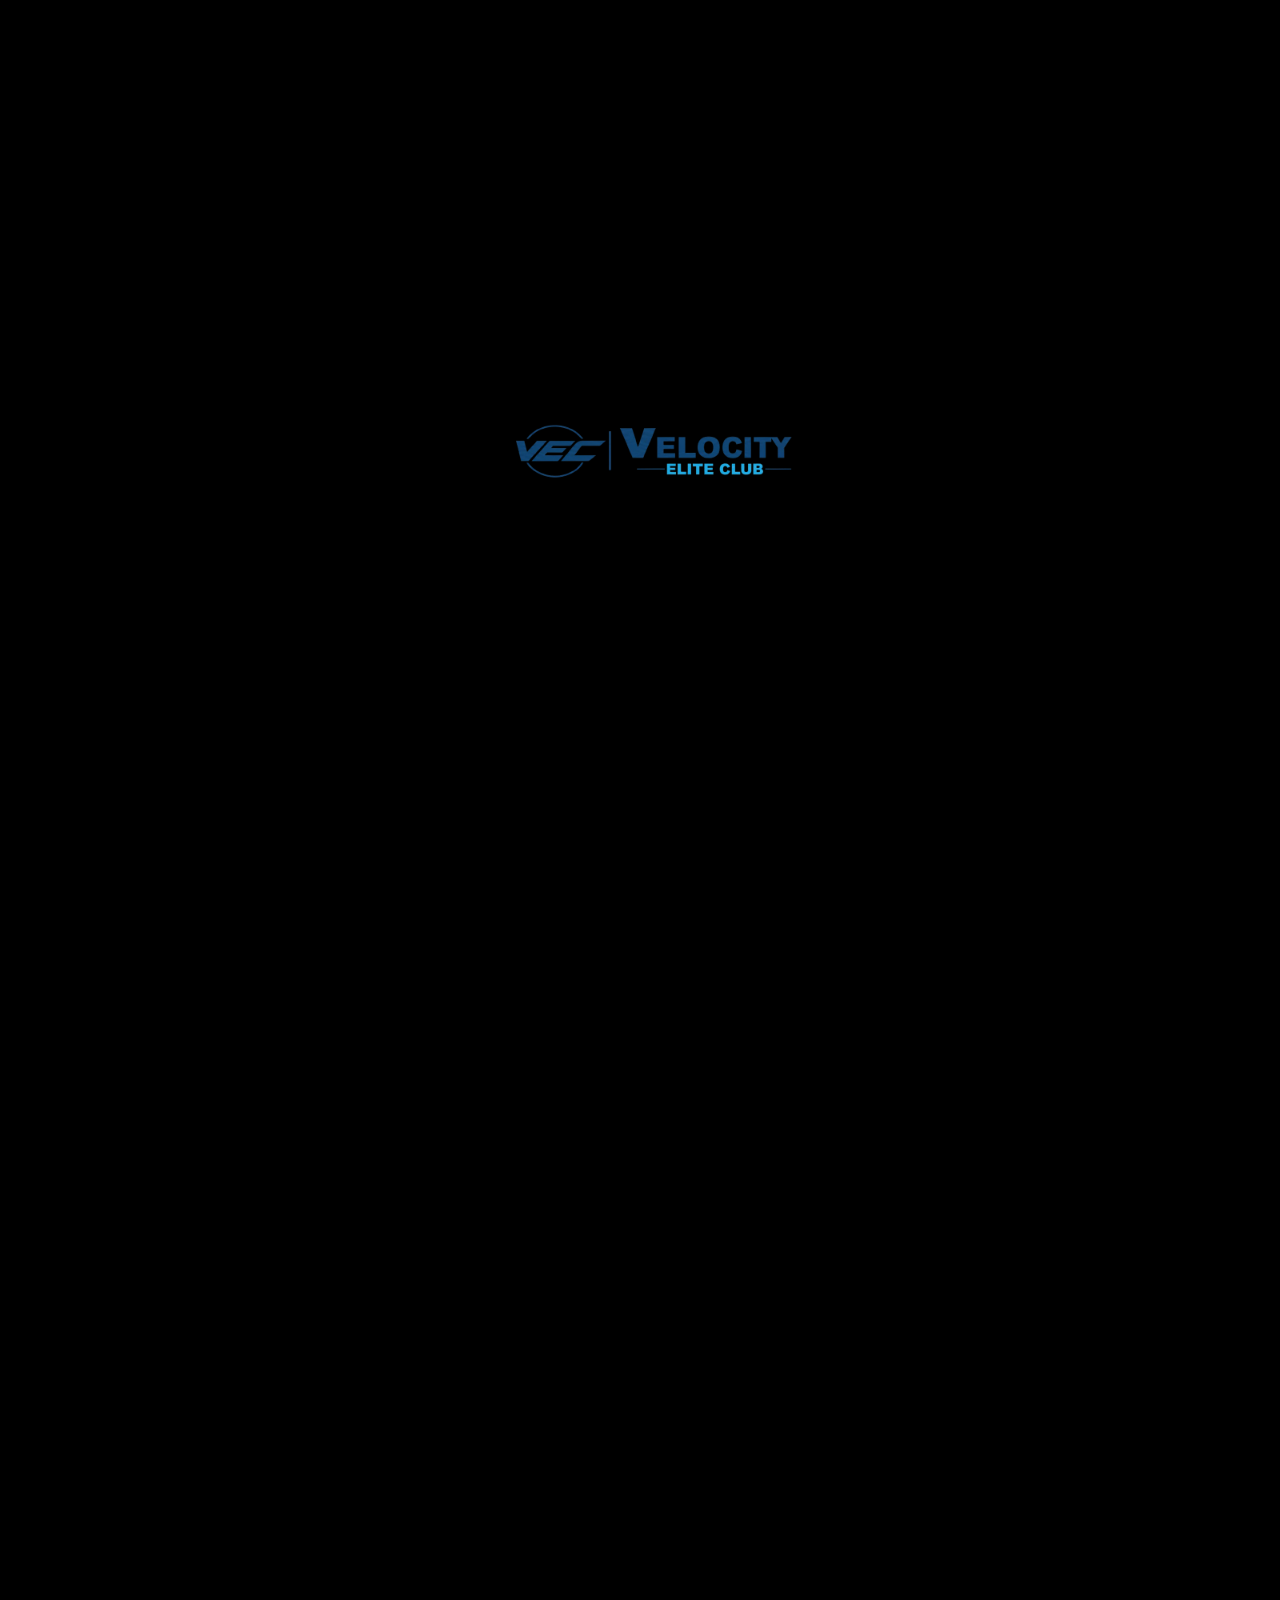
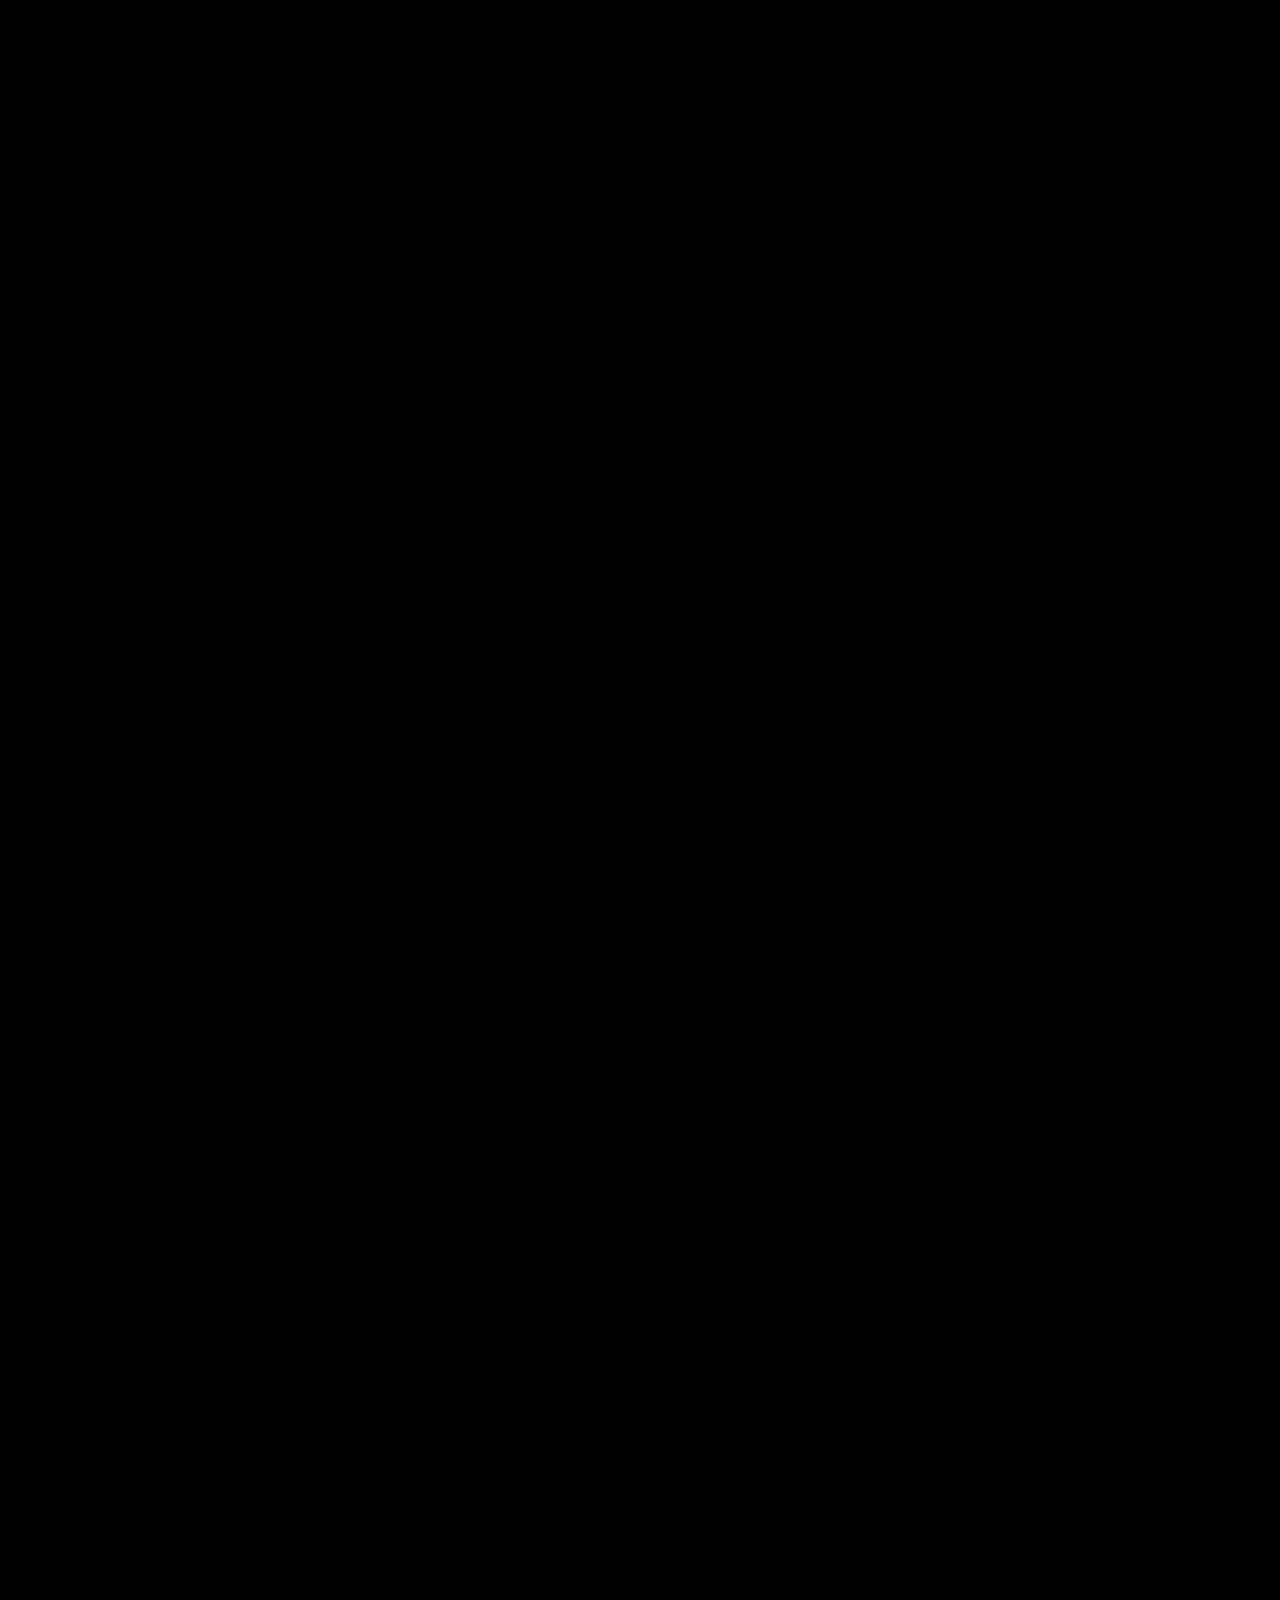
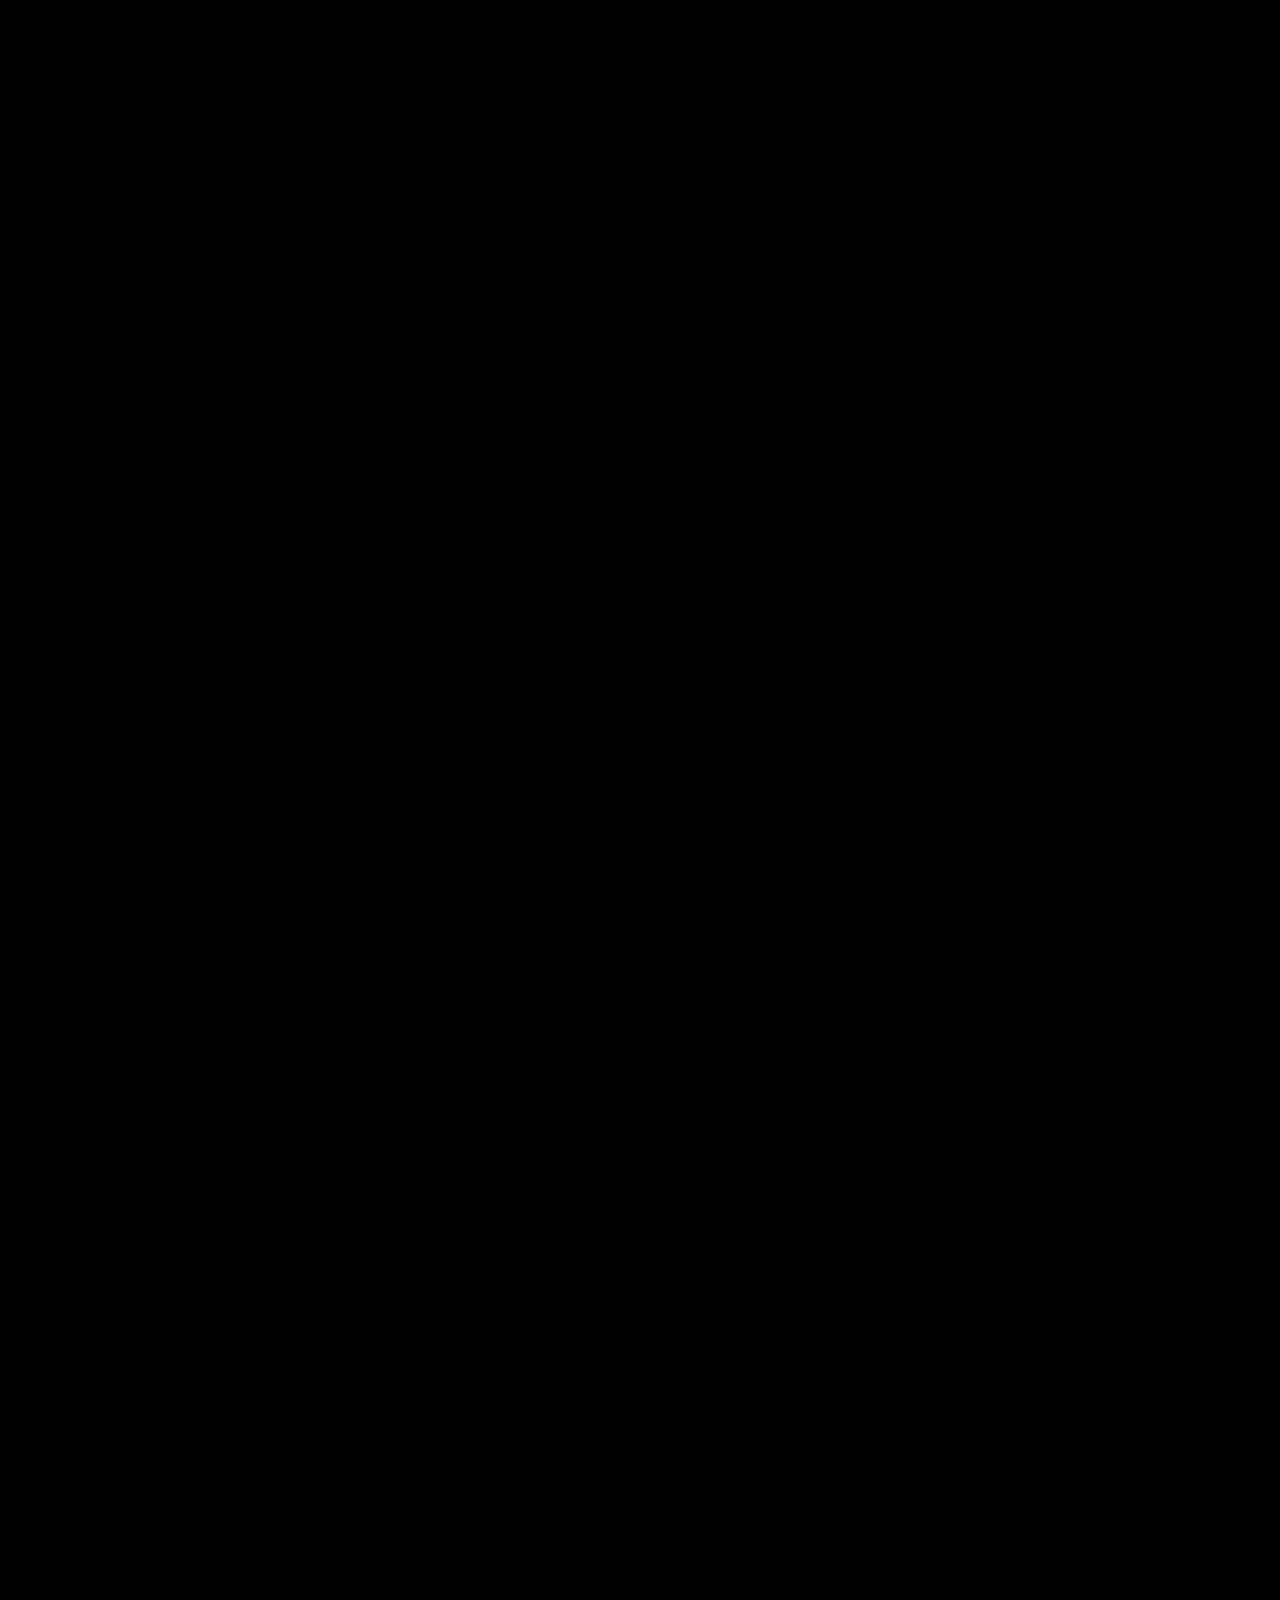
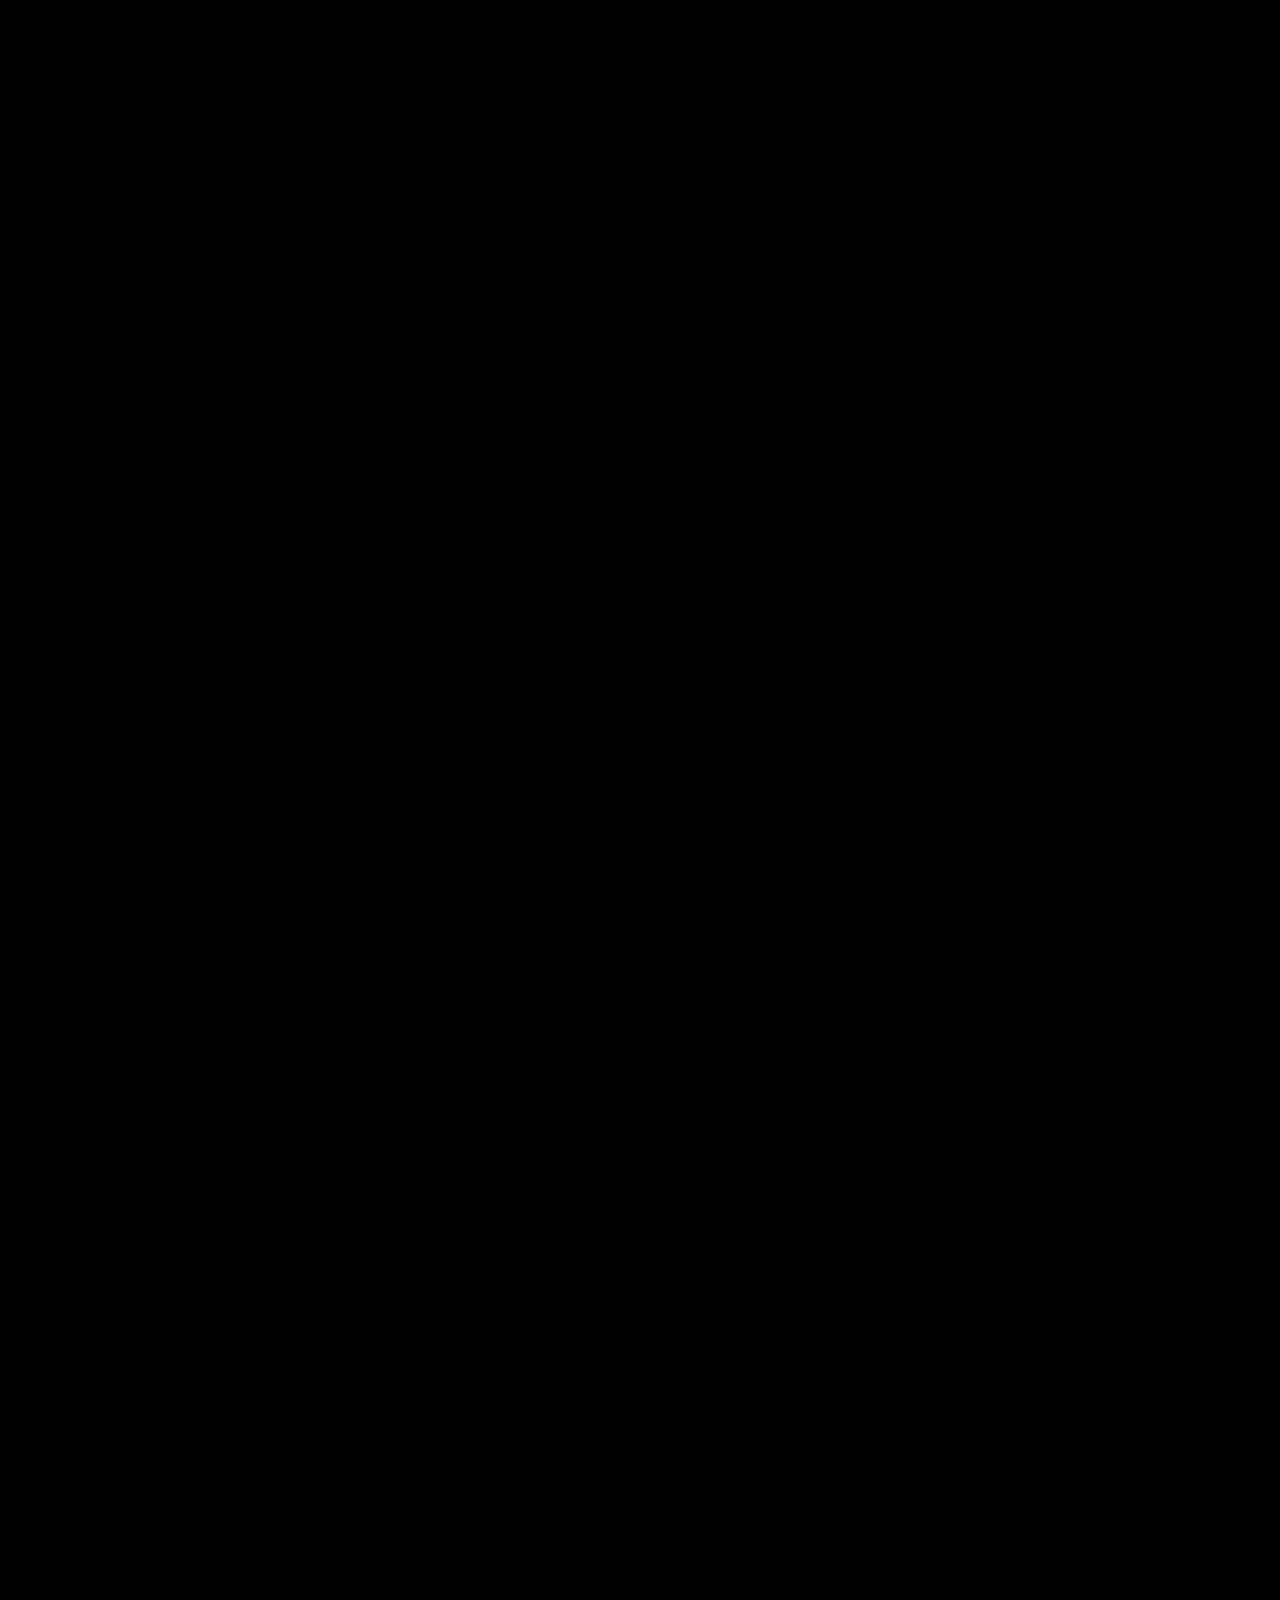
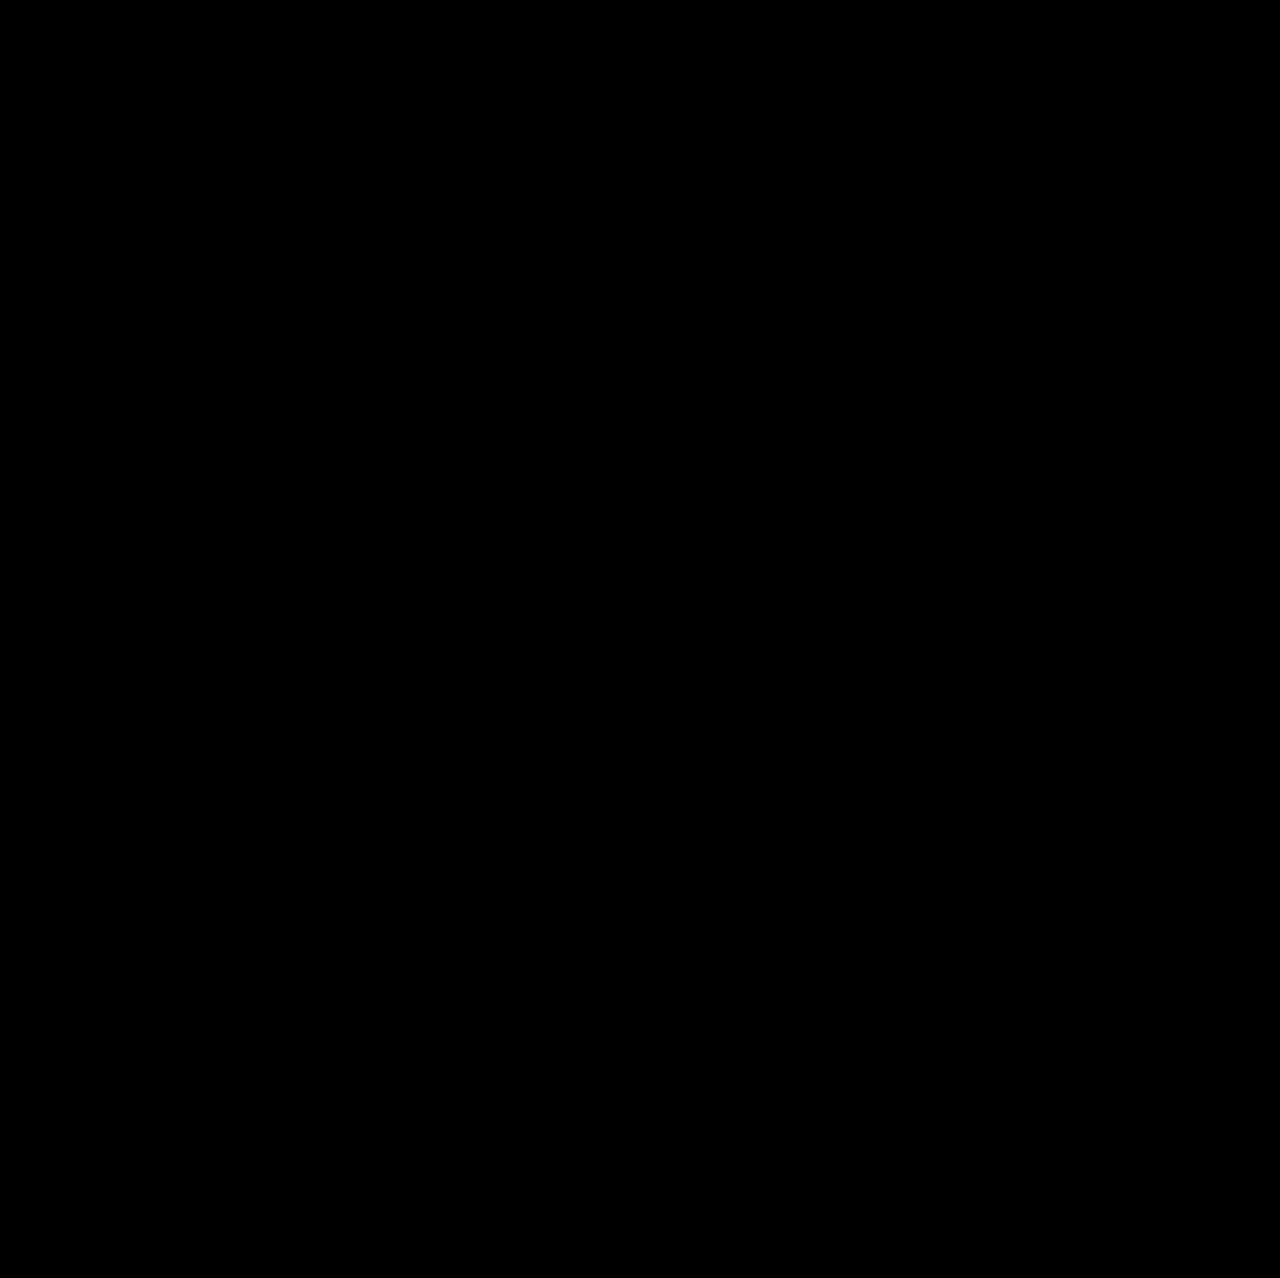
<file: index.html>
<!DOCTYPE html>
<html lang="en">
<head>
    <meta charset="UTF-8">
    <meta name="viewport" content="width=device-width, initial-scale=1.0">
    <title>Best Gym in Khurja & Bulandshahr | Premium Swimming Pool Club | Velocity Elite Club</title>
    <meta name="description" content="Velocity Elite Club - Best gym in Khurja and Bulandshahr with premium swimming pool. Experience world-class fitness center, personal training, and recreational club. Join the best fitness club in Khurja today.">
    <meta name="keywords" content="best gym in khurja, best gym in bulandshahr, swimming pool in khurja, premium gym khurja, fitness club khurja, swimming pool membership khurja, personal training in khurja, gym near me, swimming pool near me, best club in khurja">
    <meta name="robots" content="index, follow">
    <link rel="canonical" href="https://velocityeliteclub.com/">
    <link rel="stylesheet" href="styles.css">
    <link href="https://fonts.googleapis.com/css2?family=Oswald:wght@400;600;700&family=Inter:wght@300;400;600&display=swap" rel="stylesheet">
    <link rel="icon" href="./logo.png">
    
    <!-- Open Graph Meta Tags -->
    <meta property="og:title" content="Best Gym in Khurja & Bulandshahr | Premium Swimming Pool Club">
    <meta property="og:description" content="Experience premium fitness at Velocity Elite Club - Best gym in Khurja with swimming pool, personal training, and world-class facilities.">
    <meta property="og:type" content="website">
    <meta property="og:url" content="https://velocityeliteclub.com/">
    <meta property="og:image" content="https://velocityeliteclub.com/gym.jpeg">
    
    <!-- Twitter Card Meta Tags -->
    <meta name="twitter:card" content="summary_large_image">
    <meta name="twitter:title" content="Best Gym in Khurja & Bulandshahr | Premium Swimming Pool Club">
    <meta name="twitter:description" content="Experience premium fitness at Velocity Elite Club - Best gym in Khurja with swimming pool, personal training, and world-class facilities.">
    <meta name="twitter:image" content="https://velocityeliteclub.com/gym.jpeg">
    
    <!-- Local Business Schema Markup -->
    <script type="application/ld+json">
    {
        "@context": "https://schema.org",
        "@type": "SportsActivityLocation",
        "name": "Velocity Elite Club",
        "description": "Best gym in Khurja and Bulandshahr with premium swimming pool. World-class fitness center, personal training, and recreational club.",
        "url": "https://velocityeliteclub.com",
        "telephone": "+91-9548651997",
        "address": {
            "@type": "PostalAddress",
            "streetAddress": "Main Road Chandra Lok Colony",
            "addressLocality": "Khurja",
            "addressRegion": "Uttar Pradesh",
            "postalCode": "203131",
            "addressCountry": "IN"
        },
        "geo": {
            "@type": "GeoCoordinates",
            "latitude": "28.25",
            "longitude": "77.85"
        },
        "openingHours": "Mo-Su 06:00-22:00",
        "priceRange": "₹₹",
        "image": "https://velocityeliteclub.com/gym.jpeg",
        "aggregateRating": {
            "@type": "AggregateRating",
            "ratingValue": "4.8",
            "reviewCount": "150"
        },
        "amenityFeature": [
            {
                "@type": "LocationFeatureSpecification",
                "name": "Premium Gym",
                "description": "State-of-the-art gym with modern equipment"
            },
            {
                "@type": "LocationFeatureSpecification",
                "name": "Swimming Pool",
                "description": "Clean and well-maintained swimming pool"
            },
            {
                "@type": "LocationFeatureSpecification",
                "name": "Personal Training",
                "description": "Expert 1-to-1 personal coaching"
            }
        ],
        "areaServed": [
            {
                "@type": "City",
                "name": "Khurja"
            },
            {
                "@type": "City",
                "name": "Bulandshahr"
            }
        ]
    }
    </script>
    <style>
        .terms-agreement {
            margin-top: 20px;
            padding-top: 20px;
            border-top: 1px solid rgba(0, 212, 255, 0.2);
        }

        .terms-checkbox-wrapper {
            display: flex;
            align-items: flex-start;
            gap: 12px;
            margin-bottom: 15px;
        }

        .terms-checkbox {
            width: 20px;
            height: 20px;
            min-width: 20px;
            margin-top: 2px;
            accent-color: #00d4ff;
            cursor: pointer;
            border: 2px solid rgba(0, 212, 255, 0.5);
            border-radius: 4px;
            background: rgba(0, 0, 0, 0.5);
            transition: all 0.3s ease;
        }

        .terms-checkbox:hover {
            border-color: #00d4ff;
            box-shadow: 0 0 10px rgba(0, 212, 255, 0.3);
        }

        .terms-checkbox:checked {
            background: #00d4ff;
            border-color: #00d4ff;
        }

        .terms-label {
            color: #ccc;
            font-size: 0.85rem;
            line-height: 1.5;
            font-weight: 300;
            cursor: pointer;
            user-select: none;
        }

        .terms-label a {
            color: #00d4ff;
            text-decoration: none;
            font-weight: 500;
            transition: color 0.3s ease;
        }

        .terms-label a:hover {
            color: #0099ff;
            text-decoration: underline;
        }

        .membership-card form {
            pointer-events: none;
            opacity: 0.5;
        }

        .membership-card.active form {
            pointer-events: auto;
            opacity: 1;
        }

        @media (max-width: 768px) {
            .terms-checkbox-wrapper {
                gap: 10px;
            }

            .terms-checkbox {
                width: 18px;
                height: 18px;
                min-width: 18px;
            }

            .terms-label {
                font-size: 0.8rem;
            }
        }
    </style>
</head>
<body>
    <!-- Splash Screen -->
    <div id="splash-screen" class="splash-screen">
        <img src="logo.png" alt="Velocity Elite Club - Best Gym in Khurja and Bulandshahr" class="splash-logo" loading="eager">
    </div>


    <!-- Main Content -->
    <div id="main-content" class="main-content">
        <!-- Navigation -->
        <nav class="navbar">
            <div class="nav-container">
                <div class="nav-brand">
                    <a href="index.html" class="logo-link">
                        <img src="logo.png" alt="Velocity Elite Club - Premium Gym and Swimming Pool in Khurja" class="logo-image" loading="eager">
                    </a>
                </div>
                <button class="mobile-menu-btn" id="mobileMenuBtn">
                    <span></span>
                    <span></span>
                    <span></span>
                </button>
                <ul class="nav-menu" id="navMenu">
                    <li><a href="#home" class="nav-link">Home</a></li>
                    <li><a href="#about" class="nav-link">About Us</a></li>
                    <li><a href="#gym" class="nav-link">Gym</a></li>
                    <li><a href="#pool" class="nav-link">Swimming Pool</a></li>
                    <li><a href="#facilities" class="nav-link">Facilities</a></li>
                    <li><a href="#ladies-batch" class="nav-link">Female Batch</a></li>
                    <li><a href="membership.html" class="nav-link">Membership</a></li>
                    <li><a href="personal-training.html" class="nav-link">Personal Training</a></li>
                    <li><a href="contact.html" class="nav-link">Contact</a></li>
                </ul>
            </div>
        </nav>

        <!-- Hero Section -->
        <section class="hero" id="home">
            <div class="hero-content">
                <h1 class="brand-name">VELOCITY ELITE CLUB</h1>
                <p class="tagline">Premium Gym & Swimming Pool Experience in Khurja</p>
                <div class="accent-line"></div>
                <div class="hero-buttons">
                    <button class="cta-button" onclick="window.location.href='#gym'">Explore Club</button>
                    <button class="cta-button secondary" onclick="window.location.href='#pool'">Explore Pool</button>
                    <button class="cta-button" onclick="window.location.href='membership.html'">Explore Membership</button>
                </div>
            </div>
            <div class="hero-bg"></div>
        </section>

        <!-- About Us Section -->
        <section class="about-section" id="about">
            <div class="about-content">
                <h2 class="section-title">About Velocity Elite Club</h2>
                <div class="about-grid">
                    <div class="about-text">
                        <p class="about-description">
                            Velocity Elite Club is a premier fitness destination and one of the best gyms in Khurja and Bulandshahr. We combine world-class gym facilities 
                            with a premium swimming pool facility. We believe in providing an unparalleled fitness 
                            experience that caters to all your health and wellness needs under one roof.
                        </p>
                        <p class="about-description">
                            Velocity Elite Club provides premium gym and swimming pool facilities for members across Khurja and nearby areas of Bulandshahr. As a leading fitness club in Khurja, we offer comprehensive fitness solutions including personal training, gym access, and swimming pool memberships.
                        </p>
                        <p class="about-description">
                            Our state-of-the-art gym features the latest equipment, expert personal guidance 
                            specialized training zones for strength & cardio. Our swimming pool 
                            offers a clean and refreshing environment perfect for relaxation and recreation.
                        </p>
                        <div class="about-stats">
                            <div class="stat-item">
                                <span class="stat-number">01</span>
                                <span class="stat-label">Premium Gym Facilities</span>
                            </div>
                            <div class="stat-item">
                                <span class="stat-number">02</span>
                                <span class="stat-label">Professional Swimming Pool</span>
                            </div>
                            <div class="stat-item">
                                <span class="stat-number">03</span>
                                <span class="stat-label">Modern Equipment & Clean Environment</span>
                            </div>
                            <div class="stat-item">
                                <span class="stat-number">04</span>
                                <span class="stat-label">Flexible Membership Plans</span>
                            </div>
                            <div class="stat-item">
                                <span class="stat-number">05</span>
                                <span class="stat-label">Coaching & Training Support</span>
                            </div>
                            <div class="stat-item">
                                <span class="stat-number">06</span>
                                <span class="stat-label">Premium Fitness Experience</span>
                            </div>
                        </div>
                    </div>
                    <div class="about-image">
                        <div class="about-image-wrapper">
                            <img src="gym.jpeg" alt="Velocity Elite Club Premium Gym Facilities in Khurja" class="about-img" loading="lazy">
                        </div>
                    </div>
                </div>
            </div>
        </section>

        <!-- Gym Section -->
        <section class="feature-section gym-section" id="gym">
            <div class="feature-content">
                <div class="feature-image">
                    <img src="gym.jpeg" alt="Elite Gym Facilities in Khurja - Best Gym Equipment and Training Environment" loading="lazy">
                </div>
                <div class="feature-text">
                    <h2 class="feature-title">Elite Gym Experience in Khurja</h2>
                    <p class="feature-description">
                        Experience one of the premium fitness destinations and best gym experiences in Khurja. Transform your body and mind in our cutting-edge fitness facility located in the heart of Khurja. Our gym features state-of-the-art strengthening equipment, 
                        expert advice, and an environment that pushes you beyond your limits. As a leading gym in Bulandshahr region, we provide comprehensive fitness solutions for all levels. Join the best gym in Khurja today.
                    </p>
                    <ul class="feature-list">
                        <li>Expert Advice</li>
                        <li>Group Fitness Classes</li>
                        <li>Nutrition Counseling</li>
                        <li>Free Espresso</li>
                        <li>24/7 Access Available</li>
                    </ul>
                    <div class="feature-buttons">
                        <button class="cta-button secondary" onclick="window.location.href='membership.html'">View Plans</button>
                    </div>
                </div>
            </div>
        </section>

        <!-- Swimming Pool Section -->
        <section class="feature-section pool-section" id="pool">
            <div class="feature-content">
                <div class="feature-text">
                    <h2 class="feature-title">Premium Swimming Pool in Khurja</h2>
                    <p class="feature-description">
                        Enjoy the best swimming pool experience in Khurja at Velocity Elite Club. Our premium swimming pool in Bulandshahr region offers a clean, comfortable, and refreshing environment designed for relaxation, recreation, and fitness. Our swimming pool offers crystal-clear water and a welcoming atmosphere for individuals, friends, and families looking to unwind and enjoy quality time. Perfect for swimming pool memberships in Khurja. Experience the best swimming pool in Bulandshahr.
                    </p>
                    <ul class="feature-list">
                        <li>Clean & Well-Maintained Pool</li>
                        <li>Recreational Swimming Experience</li>
                        <li>Family-Friendly Environment</li>
                        <li>Comfortable Changing Area</li>
                        <li>Relaxing & Refreshing Atmosphere</li>
                    </ul>
            
                </div>
                <div class="feature-image">
                    <img src="swimming pool.png" alt="Premium Swimming Pool at Velocity Elite Club Khurja" class="feature-img" loading="lazy">
                </div>
            </div>
        </section>

        <!-- Facilities Section -->
        <section class="facilities-section" id="facilities">
            <div class="facilities-content">
                <h2 class="section-title">World-Class Facilities</h2>
                <div class="facilities-grid">
                    <div class="facility-card">
                        <h3 class="facility-title">Premium Swimming Pool</h3>
                        <p class="facility-desc">Clean and well-maintained swimming pool perfect for relaxation and recreational swimming</p>
                    </div>
                    <div class="facility-card">
                        <h3 class="facility-title">Shower Facility</h3>
                        <p class="facility-desc">Clean and comfortable shower facilities for your convenience</p>
                    </div>
                    <div class="facility-card">
                        <h3 class="facility-title">Free WiFi</h3>
                        <p class="facility-desc">High-speed internet access throughout the facility</p>
                    </div>
                    <div class="facility-card">
                        <h3 class="facility-title">High Quality Music Environment</h3>
                        <p class="facility-desc">Premium sound system with curated music for an energizing atmosphere</p>
                    </div>
                    <div class="facility-card">
                        <h3 class="facility-title">Free Parking</h3>
                        <p class="facility-desc">Complimentary parking with 24/7 security surveillance</p>
                    </div>
                </div>
            </div>
        </section>

        <!-- Female Batch Section -->
        <section class="ladies-batch-section" id="ladies-batch">
            <div class="ladies-batch-content">
                <div class="ladies-batch-badge">LADIES EXCLUSIVE</div>
                <h2 class="ladies-batch-title">Female Exclusive Batch</h2>
                <p class="ladies-batch-subtitle">Velocity Elite Club presents a premium fitness experience designed exclusively for women</p>
                
                <div class="ladies-batch-timing">
                    <div class="timing-icon">
                        <svg width="40" height="40" viewBox="0 0 24 24" fill="none" stroke="currentColor" stroke-width="1.5">
                            <circle cx="12" cy="12" r="10"></circle>
                            <polyline points="12 6 12 12 16 14"></polyline>
                        </svg>
                    </div>
                    <div class="timing-text">
                        <span class="timing-label">Batch Timing</span>
                        <span class="timing-value">10:30 AM – 12:00 PM</span>
                    </div>
                </div>

                <div class="ladies-batch-features">
                    <div class="ladies-feature-item">
                        <div class="ladies-feature-icon">
                            <svg width="24" height="24" viewBox="0 0 24 24" fill="none" stroke="currentColor" stroke-width="1.5">
                                <path d="M12 22s8-4 8-10V5l-8-3-8 3v7c0 6 8 10 8 10z"></path>
                            </svg>
                        </div>
                        <span>Premium Environment</span>
                    </div>
                    <div class="ladies-feature-item">
                        <div class="ladies-feature-icon">
                            <svg width="24" height="24" viewBox="0 0 24 24" fill="none" stroke="currentColor" stroke-width="1.5">
                                <path d="M20 21v-2a4 4 0 0 0-4-4H8a4 4 0 0 0-4 4v2"></path>
                                <circle cx="12" cy="7" r="4"></circle>
                            </svg>
                        </div>
                        <span>Personalized Guidance</span>
                    </div>
                    <div class="ladies-feature-item">
                        <div class="ladies-feature-icon">
                            <svg width="24" height="24" viewBox="0 0 24 24" fill="none" stroke="currentColor" stroke-width="1.5">
                                <path d="M22 12c0 5.52-4.48 10-10 10S2 17.52 2 12 6.48 2 12 2s10 4.48 10 10z"></path>
                                <path d="M12 6v6l4 2"></path>
                            </svg>
                        </div>
                        <span>Swimming Pool + Gym Access</span>
                    </div>
                    <div class="ladies-feature-item">
                        <div class="ladies-feature-icon">
                            <svg width="24" height="24" viewBox="0 0 24 24" fill="none" stroke="currentColor" stroke-width="1.5">
                                <path d="M20.84 4.61a5.5 5.5 0 0 0-7.78 0L12 5.67l-1.06-1.06a5.5 5.5 0 0 0-7.78 7.78l1.06 1.06L12 21.23l7.78-7.78 1.06-1.06a5.5 5.5 0 0 0 0-7.78z"></path>
                            </svg>
                        </div>
                        <span>Comfortable & Premium Experience</span>
                    </div>
                </div>

                <button class="ladies-cta-button" onclick="window.location.href='personal-training.html'">Explore Female Training</button>
            </div>
        </section>

        <!-- Membership Section -->
        <section class="membership-section" id="membership">
            <div class="membership-content">
                <h2 class="section-title">Membership Plans</h2>
                <p class="section-subtitle">Choose the perfect plan for your fitness journey</p>
                <div class="membership-grid">
                    <div class="membership-card pool-card">
                        <div class="membership-badge">Pool Only for Kids</div>
                        <h3 class="membership-title">Pool Membership</h3>
                        <div class="membership-price">
                            <span class="price-currency">₹</span>
                            <span class="price-amount">1,999</span>
                            <span class="price-period">/month</span>
                        </div>
                        <ul class="membership-features">
                            <li>Unlimited Pool Access</li>
                            <li>Recreational Swimming</li>
                            <li>Family-Friendly Environment</li>
                            <li>Shower Access</li>
                            <li>Relaxing Atmosphere</li>
                        </ul>
                        <div class="terms-agreement">
                            <div class="terms-checkbox-wrapper">
                                <input type="checkbox" class="terms-checkbox" id="terms-pool">
                                <label for="terms-pool" class="terms-label">I have read and agree to the <a href="terms-conditions.html" target="_blank">Terms & Conditions</a></label>
                            </div>
                            <form id="payment-pool"><script src="https://checkout.razorpay.com/v1/payment-button.js" data-payment_button_id="pl_Sw46IPIZqxJ5HO" async> </script> </form>
                        </div>
                    </div>
                    <div class="membership-card combo-card featured">
                        <div class="membership-badge popular">BEST VALUE</div>
                        <h3 class="membership-title">Combo Elite</h3>
                        <div class="membership-price">
                            <span class="price-currency">₹</span>
                            <span class="price-amount">3,499</span>
                            <span class="price-period">/month</span>
                        </div>
                        <ul class="membership-features">
                            <li>Full Gym + Pool Access</li>
                            <li>All Group Classes</li>
                            <li>2 PT Sessions/Month</li>
                            <li>Priority Booking</li>
                            <li>Nutrition + Wellness Plan</li>
                        </ul>
                        <div class="terms-agreement">
                            <div class="terms-checkbox-wrapper">
                                <input type="checkbox" class="terms-checkbox" id="terms-combo">
                                <label for="terms-combo" class="terms-label">I have read and agree to the <a href="terms-conditions.html" target="_blank">Terms & Conditions</a></label>
                            </div>
                            <form id="payment-combo">
                                <script src="https://checkout.razorpay.com/v1/payment-button.js"
                                    data-payment_button_id="pl_Sw4KqUQAxmRnGW"
                                    async>
                                </script>
                            </form>
                        </div>
                    </div>
                </div>
            </div>
        </section>
        <!-- Footer -->
        <footer class="footer">
            <div class="footer-content">
                <div class="footer-grid">
                    <div class="footer-brand">
                        <h3>VELOCITY ELITE CLUB</h3>
                        <p>Premium Gym & Swimming Pool Experience</p>
                        <p>Conveniently located for members from Khurja and nearby areas across Bulandshahr.</p>
                        <div class="footer-contact">
                            <p>Main Road Chandra Lok Colony, Khurja, Uttar Pradesh</p>
                            <p>9548651997</p>
                        </div>
                    </div>
                    <div class="footer-links-section">
                        <h4>Quick Links</h4>
                        <ul class="footer-links">
                            <li><a href="#home" class="footer-link">Home</a></li>
                            <li><a href="#about" class="footer-link">About Us</a></li>
                            <li><a href="#gym" class="footer-link">Gym</a></li>
                            <li><a href="#pool" class="footer-link">Swimming Pool</a></li>
                            <li><a href="#facilities" class="footer-link">Facilities</a></li>
                        </ul>
                    </div>
                    <div class="footer-links-section">
                        <h4>Membership</h4>
                        <ul class="footer-links">
                            <li><a href="#membership" class="footer-link">Pool Plans</a></li>
                            <li><a href="#membership" class="footer-link">Combo Plans</a></li>
                        </ul>
                    </div>
                    <div class="footer-links-section">
                        <h4>Legal</h4>
                        <ul class="footer-links">
                            <li><a href="privacy-policy.html" class="footer-link">Privacy Policy</a></li>
                            <li><a href="terms-conditions.html" class="footer-link">Terms & Conditions</a></li>
                            <li><a href="refund-policy.html" class="footer-link">Refund Policy</a></li>
                            <li><a href="contact.html" class="footer-link">Contact Us</a></li>
                        </ul>
                    </div>
                </div>
                <div class="footer-bottom">
                    <div class="footer-social">
                        <a href="#" class="social-link">Facebook</a>
                        <a href="#" class="social-link">Instagram</a>
                        <a href="#" class="social-link">Twitter</a>
                        <a href="#" class="social-link">YouTube</a>
                    </div>
                    <p class="footer-copyright">&copy; 2026 Velocity Elite Club. All rights reserved.</p>
                </div>
            </div>
        </footer>
    </div>

    <script src="script.js"></script>
    <script>
        // Terms checkbox functionality for index page
        document.addEventListener('DOMContentLoaded', function() {
            const checkboxPaymentPairs = [
                { checkbox: 'terms-pool', payment: 'payment-pool', card: '.pool-card' },
                { checkbox: 'terms-combo', payment: 'payment-combo', card: '.combo-card' }
            ];

            checkboxPaymentPairs.forEach(pair => {
                const checkbox = document.getElementById(pair.checkbox);
                const paymentForm = document.getElementById(pair.payment);
                const card = document.querySelector(pair.card);

                if (checkbox && paymentForm && card) {
                    checkbox.addEventListener('change', function() {
                        if (this.checked) {
                            card.classList.add('active');
                        } else {
                            card.classList.remove('active');
                        }
                    });
                }
            });
        });
    </script>
</body>
</html>
</file>
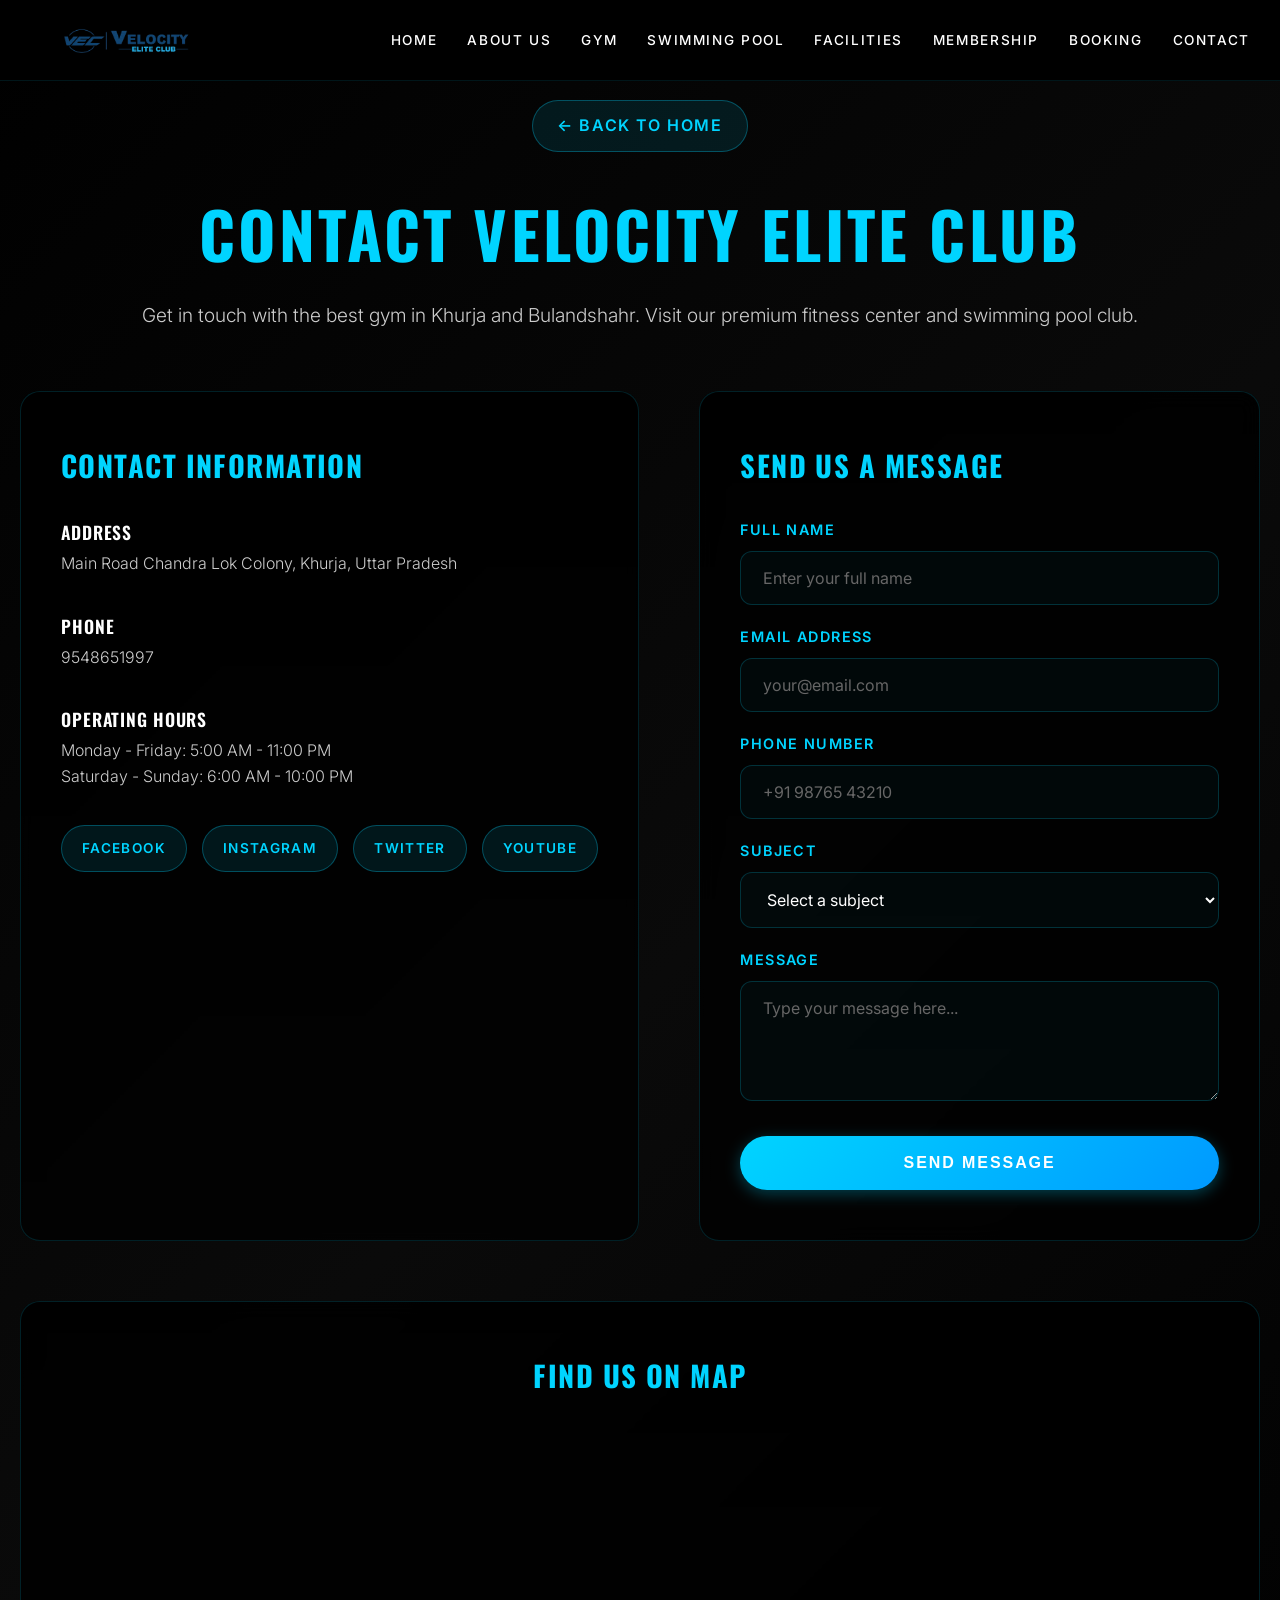
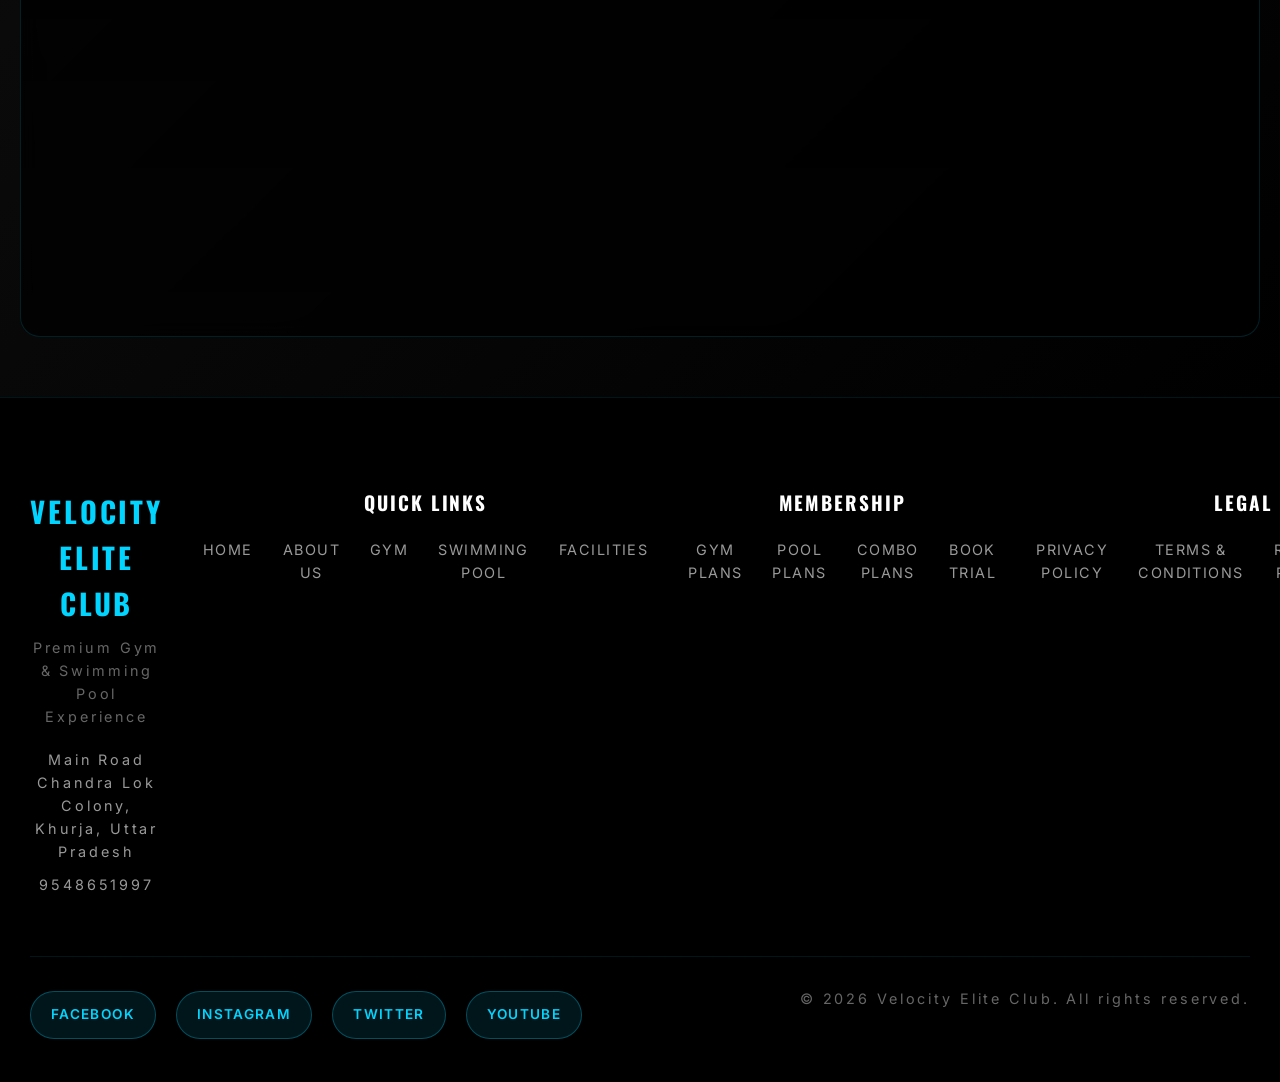
<file: contact.html>
<!DOCTYPE html>
<html lang="en">
<head>
    <meta charset="UTF-8">
    <meta name="viewport" content="width=device-width, initial-scale=1.0">
    <title>Contact Velocity Elite Club | Best Gym in Khurja & Bulandshahr</title>
    <meta name="description" content="Contact Velocity Elite Club - Best gym in Khurja and Bulandshahr. Visit us at Main Road Chandra Lok Colony, Khurja for premium fitness and swimming pool facilities. Get in touch today.">
    <meta name="keywords" content="contact gym khurja, gym contact number bulandshahr, velocity elite club contact, gym address khurja, swimming pool contact khurja, fitness center contact">
    <meta name="robots" content="index, follow">
    <link rel="canonical" href="https://velocityeliteclub.com/contact.html">
    <link rel="stylesheet" href="styles.css">
    <link href="https://fonts.googleapis.com/css2?family=Oswald:wght@400;600;700&family=Inter:wght@300;400;600&display=swap" rel="stylesheet">
    <link rel="icon" href="./logo.png">
    
    <!-- Open Graph Meta Tags -->
    <meta property="og:title" content="Contact Velocity Elite Club | Best Gym in Khurja & Bulandshahr">
    <meta property="og:description" content="Contact Velocity Elite Club - Best gym in Khurja and Bulandshahr. Visit us for premium fitness and swimming pool facilities.">
    <meta property="og:type" content="website">
    <meta property="og:url" content="https://velocityeliteclub.com/contact.html">
    <meta property="og:image" content="https://velocityeliteclub.com/gym.jpeg">
    
    <!-- Twitter Card Meta Tags -->
    <meta name="twitter:card" content="summary_large_image">
    <meta name="twitter:title" content="Contact Velocity Elite Club | Best Gym in Khurja">
    <meta name="twitter:description" content="Contact Velocity Elite Club - Best gym in Khurja and Bulandshahr. Visit us for premium fitness and swimming pool facilities.">
    <meta name="twitter:image" content="https://velocityeliteclub.com/gym.jpeg">
    
    <!-- Local Business Schema Markup -->
    <script type="application/ld+json">
    {
        "@context": "https://schema.org",
        "@type": "SportsActivityLocation",
        "name": "Velocity Elite Club",
        "description": "Best gym in Khurja and Bulandshahr with premium swimming pool. World-class fitness center, personal training, and recreational club.",
        "url": "https://velocityeliteclub.com",
        "telephone": "+91-9548651997",
        "address": {
            "@type": "PostalAddress",
            "streetAddress": "Main Road Chandra Lok Colony",
            "addressLocality": "Khurja",
            "addressRegion": "Uttar Pradesh",
            "postalCode": "203131",
            "addressCountry": "IN"
        },
        "geo": {
            "@type": "GeoCoordinates",
            "latitude": "28.25",
            "longitude": "77.85"
        },
        "openingHours": "Mo-Su 06:00-22:00",
        "priceRange": "₹₹",
        "image": "https://velocityeliteclub.com/gym.jpeg",
        "aggregateRating": {
            "@type": "AggregateRating",
            "ratingValue": "4.8",
            "reviewCount": "150"
        },
        "amenityFeature": [
            {
                "@type": "LocationFeatureSpecification",
                "name": "Premium Gym",
                "description": "State-of-the-art gym with modern equipment"
            },
            {
                "@type": "LocationFeatureSpecification",
                "name": "Swimming Pool",
                "description": "Clean and well-maintained swimming pool"
            },
            {
                "@type": "LocationFeatureSpecification",
                "name": "Personal Training",
                "description": "Expert 1-to-1 personal coaching"
            }
        ],
        "areaServed": [
            {
                "@type": "City",
                "name": "Khurja"
            },
            {
                "@type": "City",
                "name": "Bulandshahr"
            }
        ]
    }
    </script>
    <style>
        .contact-page {
            min-height: 100vh;
            background: linear-gradient(135deg, #000 0%, #0a0a0a 50%, #000 100%);
            padding: 100px 20px 60px;
        }
        
        .contact-header {
            text-align: center;
            margin-bottom: 60px;
            animation: fadeInUp 1s ease-out;
        }
        
        .contact-title {
            font-family: 'Oswald', sans-serif;
            font-size: clamp(2.5rem, 6vw, 4rem);
            font-weight: 700;
            color: #00d4ff;
            text-transform: uppercase;
            letter-spacing: 0.05em;
            margin-bottom: 1rem;
        }
        
        .contact-subtitle {
            font-size: 1.2rem;
            color: #ccc;
            margin-bottom: 2rem;
            font-weight: 300;
        }
        
        .back-button {
            display: inline-flex;
            align-items: center;
            gap: 10px;
            background: rgba(0, 212, 255, 0.1);
            border: 1px solid rgba(0, 212, 255, 0.3);
            color: #00d4ff;
            padding: 12px 24px;
            text-decoration: none;
            border-radius: 30px;
            transition: all 0.3s ease;
            font-weight: 600;
            text-transform: uppercase;
            letter-spacing: 0.1em;
            margin-bottom: 30px;
        }
        
        .back-button:hover {
            background: rgba(0, 212, 255, 0.2);
            border-color: #00d4ff;
            transform: translateX(-5px);
        }
        
        .contact-content {
            max-width: 1400px;
            margin: 0 auto;
            display: grid;
            grid-template-columns: 1fr 1fr;
            gap: 60px;
        }
        
        .contact-info {
            background: linear-gradient(180deg, rgba(0, 0, 0, 0.9) 0%, rgba(0, 0, 0, 0.7) 100%);
            border: 1px solid rgba(0, 212, 255, 0.15);
            border-radius: 20px;
            padding: 50px 40px;
            backdrop-filter: blur(10px);
        }
        
        .info-title {
            font-family: 'Oswald', sans-serif;
            font-size: 1.8rem;
            font-weight: 700;
            color: #00d4ff;
            text-transform: uppercase;
            letter-spacing: 0.05em;
            margin-bottom: 30px;
        }
        
        .info-item {
            display: flex;
            align-items: flex-start;
            gap: 20px;
            margin-bottom: 35px;
        }
        
        .info-icon {
            font-size: 1.5rem;
            color: #00d4ff;
        }
        
        .info-text h4 {
            font-family: 'Oswald', sans-serif;
            font-size: 1.1rem;
            font-weight: 600;
            color: #fff;
            margin-bottom: 5px;
            text-transform: uppercase;
            letter-spacing: 0.05em;
        }
        
        .info-text p {
            color: #ccc;
            font-size: 1rem;
            line-height: 1.6;
            font-weight: 300;
        }
        
        .social-links {
            display: flex;
            gap: 15px;
            margin-top: 30px;
        }
        
        .social-link {
            background: rgba(0, 212, 255, 0.1);
            border: 1px solid rgba(0, 212, 255, 0.3);
            color: #00d4ff;
            padding: 12px 20px;
            border-radius: 30px;
            text-decoration: none;
            font-weight: 600;
            text-transform: uppercase;
            letter-spacing: 0.1em;
            font-size: 0.85rem;
            transition: all 0.3s ease;
        }
        
        .social-link:hover {
            background: rgba(0, 212, 255, 0.2);
            border-color: #00d4ff;
            transform: translateY(-2px);
        }
        
        .contact-form-container {
            background: linear-gradient(180deg, rgba(0, 0, 0, 0.9) 0%, rgba(0, 0, 0, 0.7) 100%);
            border: 1px solid rgba(0, 212, 255, 0.15);
            border-radius: 20px;
            padding: 50px 40px;
            backdrop-filter: blur(10px);
        }
        
        .form-title {
            font-family: 'Oswald', sans-serif;
            font-size: 1.8rem;
            font-weight: 700;
            color: #00d4ff;
            text-transform: uppercase;
            letter-spacing: 0.05em;
            margin-bottom: 30px;
        }
        
        .contact-form {
            display: grid;
            gap: 20px;
        }
        
        .form-group {
            display: grid;
            gap: 10px;
        }
        
        .form-label {
            color: #00d4ff;
            font-weight: 600;
            text-transform: uppercase;
            letter-spacing: 0.1em;
            font-size: 0.9rem;
        }
        
        .form-input, .form-select, .form-textarea {
            background: rgba(0, 212, 255, 0.03);
            border: 1px solid rgba(0, 212, 255, 0.2);
            color: #fff;
            padding: 16px 22px;
            border-radius: 12px;
            font-size: 1rem;
            transition: all 0.4s cubic-bezier(0.4, 0, 0.2, 1);
            font-family: 'Inter', sans-serif;
        }
        
        .form-input:focus, .form-select:focus, .form-textarea:focus {
            outline: none;
            border-color: rgba(0, 212, 255, 0.4);
            background: rgba(0, 212, 255, 0.08);
            box-shadow: 0 0 25px rgba(0, 212, 255, 0.15);
        }
        
        .form-input::placeholder, .form-textarea::placeholder {
            color: #666;
        }
        
        .form-select option {
            background: #000;
            color: #fff;
        }
        
        .form-textarea {
            resize: vertical;
            min-height: 120px;
        }
        
        .submit-button {
            background: linear-gradient(135deg, #00d4ff 0%, #0099ff 100%);
            color: #fff;
            border: none;
            padding: 18px 45px;
            font-size: 1rem;
            font-weight: 600;
            text-transform: uppercase;
            letter-spacing: 0.12em;
            cursor: pointer;
            border-radius: 30px;
            transition: all 0.4s cubic-bezier(0.4, 0, 0.2, 1);
            margin-top: 15px;
            box-shadow: 0 4px 15px rgba(0, 212, 255, 0.3);
        }
        
        .submit-button:hover {
            transform: translateY(-3px);
            box-shadow: 0 8px 25px rgba(0, 212, 255, 0.4);
        }
        
        .success-message {
            display: none;
            background: linear-gradient(45deg, #00d4ff, #0099ff);
            color: #fff;
            padding: 20px;
            border-radius: 15px;
            text-align: center;
            font-weight: 600;
            margin-top: 20px;
            animation: fadeInUp 0.5s ease-out;
        }
        
        .error-message {
            display: none;
            background: linear-gradient(45deg, #ff4444, #cc0000);
            color: #fff;
            padding: 20px;
            border-radius: 15px;
            text-align: center;
            font-weight: 600;
            margin-top: 20px;
            animation: fadeInUp 0.5s ease-out;
        }
        
        .map-section {
            max-width: 1400px;
            margin: 60px auto 0;
        }
        
        .map-container {
            background: linear-gradient(180deg, rgba(0, 0, 0, 0.9) 0%, rgba(0, 0, 0, 0.7) 100%);
            border: 1px solid rgba(0, 212, 255, 0.15);
            border-radius: 20px;
            padding: 50px 40px;
            text-align: center;
            backdrop-filter: blur(10px);
        }
        
        .map-placeholder {
            background: rgba(0, 212, 255, 0.05);
            border: 2px dashed rgba(0, 212, 255, 0.2);
            border-radius: 16px;
            padding: 60px 20px;
            color: #00d4ff;
            font-size: 1.2rem;
            font-weight: 600;
        }
        
        @media (max-width: 768px) {
            .contact-page {
                padding: 80px 20px 40px;
            }
            
            .contact-content {
                grid-template-columns: 1fr;
                gap: 40px;
            }
            
            .contact-info, .contact-form-container {
                padding: 30px 20px;
            }
            
            .social-links {
                flex-wrap: wrap;
            }
        }
    </style>
</head>
<body>
    <!-- Navigation -->
    <nav class="navbar">
        <div class="nav-container">
            <div class="nav-brand">
                <a href="index.html" class="logo-link">
                    <img src="logo.png" alt="Velocity Elite Club" class="logo-image">
                </a>
            </div>
            <button class="mobile-menu-btn" id="mobileMenuBtn">
                <span></span>
                <span></span>
                <span></span>
            </button>
            <ul class="nav-menu" id="navMenu">
                <li><a href="index.html#home" class="nav-link">Home</a></li>
                <li><a href="index.html#about" class="nav-link">About Us</a></li>
                <li><a href="index.html#gym" class="nav-link">Gym</a></li>
                <li><a href="index.html#pool" class="nav-link">Swimming Pool</a></li>
                <li><a href="index.html#facilities" class="nav-link">Facilities</a></li>
                <li><a href="membership.html" class="nav-link">Membership</a></li>
                <li><a href="index.html#booking" class="nav-link">Booking</a></li>
                <li><a href="contact.html" class="nav-link">Contact</a></li>
            </ul>
        </div>
    </nav>

    <div class="contact-page">
        <div class="contact-header">
            <a href="index.html" class="back-button">← Back to Home</a>
            <h1 class="contact-title">Contact Velocity Elite Club</h1>
            <p class="contact-subtitle">Get in touch with the best gym in Khurja and Bulandshahr. Visit our premium fitness center and swimming pool club.</p>
        </div>
        
        <div class="contact-content">
            <div class="contact-info">
                <h2 class="info-title">Contact Information</h2>
                
                <div class="info-item">
                    <div class="info-text">
                        <h4>Address</h4>
                        <p>Main Road Chandra Lok Colony, Khurja, Uttar Pradesh</p>
                    </div>
                </div>
                
                <div class="info-item">
                    <div class="info-text">
                        <h4>Phone</h4>
                        <p>9548651997</p>
                    </div>
                </div>
                
                <div class="info-item">
                    <div class="info-text">
                        <h4>Operating Hours</h4>
                        <p>Monday - Friday: 5:00 AM - 11:00 PM<br>Saturday - Sunday: 6:00 AM - 10:00 PM</p>
                    </div>
                </div>
                
                <div class="social-links">
                    <a href="#" class="social-link">Facebook</a>
                    <a href="#" class="social-link">Instagram</a>
                    <a href="#" class="social-link">Twitter</a>
                    <a href="#" class="social-link">YouTube</a>
                </div>
            </div>
            
            <div class="contact-form-container">
                <h2 class="form-title">Send Us a Message</h2>
                <form class="contact-form" id="contactForm">
                    <div class="form-group">
                        <label class="form-label">Full Name</label>
                        <input type="text" class="form-input" name="fullName" placeholder="Enter your full name" required>
                    </div>
                    
                    <div class="form-group">
                        <label class="form-label">Email Address</label>
                        <input type="email" class="form-input" name="email" placeholder="your@email.com" required>
                    </div>
                    
                    <div class="form-group">
                        <label class="form-label">Phone Number</label>
                        <input type="tel" class="form-input" name="phone" placeholder="+91 98765 43210" required>
                    </div>
                    
                    <div class="form-group">
                        <label class="form-label">Subject</label>
                        <select class="form-select" name="subject" required>
                            <option value="">Select a subject</option>
                            <option value="membership">Membership Inquiry</option>
                            <option value="booking">Booking & Reservation</option>
                            <option value="feedback">Feedback</option>
                            <option value="support">Technical Support</option>
                            <option value="other">Other</option>
                        </select>
                    </div>
                    
                    <div class="form-group">
                        <label class="form-label">Message</label>
                        <textarea class="form-textarea" name="message" placeholder="Type your message here..." required></textarea>
                    </div>
                    
                    <button type="submit" class="submit-button">Send Message</button>
                    
                    <div class="success-message" id="successMessage">
                        Your message has been sent successfully! We'll get back to you soon.
                    </div>
                    
                    <div class="error-message" id="errorMessage">
                        There was an error sending your message. Please try again later.
                    </div>
                </form>
            </div>
        </div>
        
        <div class="map-section">
            <div class="map-container">
                <h2 class="info-title" style="text-align: center; margin-bottom: 30px;">Find Us on Map</h2>
                <iframe 
                    src="https://www.google.com/maps/embed?pb=!1m18!1m12!1m3!1d3502.5666666666667!2d77.8412843!3d28.2467151!2m3!1f0!2f0!3f0!3m2!1i1024!2i768!4f13.1!3m3!1m2!1s0x390ca9e671e545ff:0x38378150573548b8!2sVelocity+Elite+Club!5e0!3m2!1sen!2sin!4v1716880000000!5m2!1sen!2sin" 
                    width="100%" 
                    height="450" 
                    style="border:0; border-radius: 15px;" 
                    allowfullscreen="" 
                    loading="lazy" 
                    referrerpolicy="no-referrer-when-downgrade">
                </iframe>
            </div>
        </div>
    </div>

    <!-- Footer -->
    <footer class="footer">
        <div class="footer-content">
            <div class="footer-grid">
                <div class="footer-brand">
                    <h3>VELOCITY ELITE CLUB</h3>
                    <p>Premium Gym & Swimming Pool Experience</p>
                    <div class="footer-contact">
                        <p>Main Road Chandra Lok Colony, Khurja, Uttar Pradesh</p>
                        <p>9548651997</p>
                    </div>
                </div>
                <div class="footer-links-section">
                    <h4>Quick Links</h4>
                    <ul class="footer-links">
                        <li><a href="index.html#home" class="footer-link">Home</a></li>
                        <li><a href="index.html#about" class="footer-link">About Us</a></li>
                        <li><a href="index.html#gym" class="footer-link">Gym</a></li>
                        <li><a href="index.html#pool" class="footer-link">Swimming Pool</a></li>
                        <li><a href="index.html#facilities" class="footer-link">Facilities</a></li>
                    </ul>
                </div>
                <div class="footer-links-section">
                    <h4>Membership</h4>
                    <ul class="footer-links">
                        <li><a href="index.html#membership" class="footer-link">Gym Plans</a></li>
                        <li><a href="index.html#membership" class="footer-link">Pool Plans</a></li>
                        <li><a href="index.html#membership" class="footer-link">Combo Plans</a></li>
                        <li><a href="index.html#booking" class="footer-link">Book Trial</a></li>
                    </ul>
                </div>
                <div class="footer-links-section">
                    <h4>Legal</h4>
                    <ul class="footer-links">
                        <li><a href="privacy-policy.html" class="footer-link">Privacy Policy</a></li>
                        <li><a href="terms-conditions.html" class="footer-link">Terms & Conditions</a></li>
                        <li><a href="refund-policy.html" class="footer-link">Refund Policy</a></li>
                        <li><a href="contact.html" class="footer-link">Contact Us</a></li>
                    </ul>
                </div>
            </div>
            <div class="footer-bottom">
                <div class="footer-social">
                    <a href="#" class="social-link">Facebook</a>
                    <a href="#" class="social-link">Instagram</a>
                    <a href="#" class="social-link">Twitter</a>
                    <a href="#" class="social-link">YouTube</a>
                </div>
                <p class="footer-copyright">&copy; 2026 Velocity Elite Club. All rights reserved.</p>
            </div>
        </div>
    </footer>
    
    <script src="script.js"></script>
    <script>
        // Contact form submission
        document.getElementById('contactForm').addEventListener('submit', function(e) {
            e.preventDefault();
            
            const form = this;
            const submitButton = form.querySelector('.submit-button');
            const successMessage = document.getElementById('successMessage');
            const errorMessage = document.getElementById('errorMessage');
            
            // Hide any previous messages
            successMessage.style.display = 'none';
            errorMessage.style.display = 'none';
            
            // Disable submit button and show loading state
            submitButton.disabled = true;
            submitButton.textContent = 'Sending...';
            
            // Get form data
            const formData = new FormData(form);
            
            // Convert FormData to URL-encoded string for Google Apps Script
            const urlEncodedData = new URLSearchParams(formData).toString();
            
            // Send data to Google Apps Script
            fetch('https://script.google.com/macros/s/AKfycbyeFWqkCCFjJKAT8a3cnlftGW3DAum5Ph-92o_5ITNsH9mj5usDZPWqzPVOTLYryKVVUg/exec', {
                method: 'POST',
                mode: 'no-cors',
                headers: {
                    'Content-Type': 'application/x-www-form-urlencoded',
                },
                body: urlEncodedData
            })
            .then(() => {
                // Show success message
                successMessage.style.display = 'block';
                
                // Reset form
                form.reset();
                
                // Hide success message after 5 seconds
                setTimeout(() => {
                    successMessage.style.display = 'none';
                }, 5000);
            })
            .catch((error) => {
                console.error('Error:', error);
                // Show error message
                errorMessage.style.display = 'block';
                
                // Hide error message after 5 seconds
                setTimeout(() => {
                    errorMessage.style.display = 'none';
                }, 5000);
            })
            .finally(() => {
                // Re-enable submit button
                submitButton.disabled = false;
                submitButton.textContent = 'Send Message';
            });
        });
    </script>
</body>
</html>
</file>
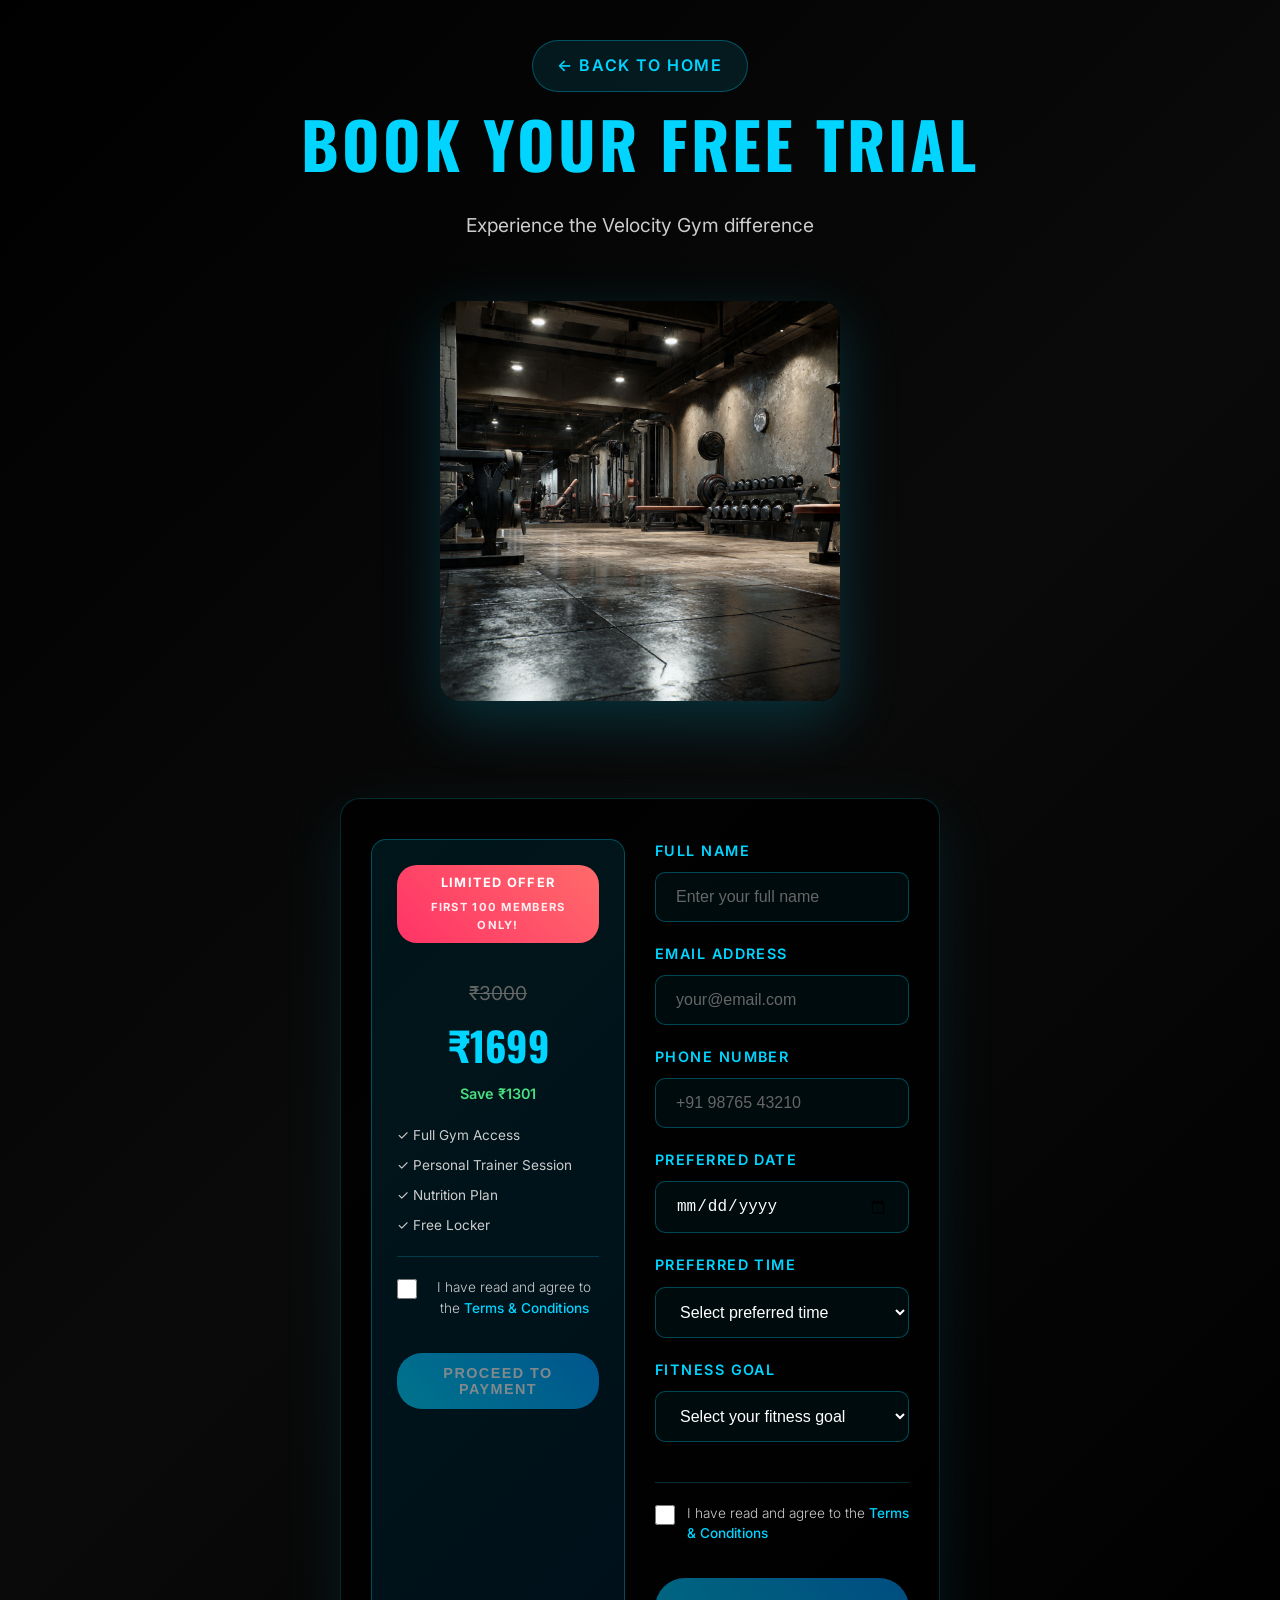
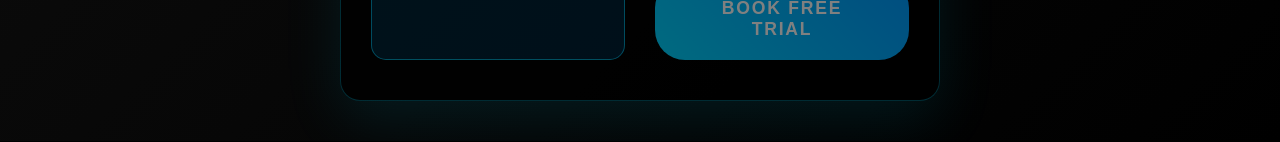
<file: gym-booking.html>
<!DOCTYPE html>
<html lang="en">
<head>
    <meta charset="UTF-8">
    <meta name="viewport" content="width=device-width, initial-scale=1.0">
    <title>Book Free Gym Trial in Khurja | Best Gym Membership Trial | Velocity Elite Club</title>
    <meta name="description" content="Book your free gym trial at Velocity Elite Club - Best gym in Khurja and Bulandshahr. Experience premium fitness facilities, expert trainers, and world-class equipment. Start your fitness journey today.">
    <meta name="keywords" content="free gym trial khurja, gym membership trial bulandshahr, book gym session khurja, gym near me trial, fitness center trial khurja, best gym trial offer, gym booking khurja">
    <meta name="robots" content="index, follow">
    <link rel="canonical" href="https://velocityeliteclub.com/gym-booking.html">
    <link rel="stylesheet" href="styles.css">
    <link href="https://fonts.googleapis.com/css2?family=Oswald:wght@400;600;700&family=Inter:wght@300;400;600&display=swap" rel="stylesheet">
    <link rel="icon" href="./logo.png">
    
    <!-- Open Graph Meta Tags -->
    <meta property="og:title" content="Book Free Gym Trial in Khurja | Best Gym Membership Trial">
    <meta property="og:description" content="Book your free gym trial at Velocity Elite Club - Best gym in Khurja and Bulandshahr. Experience premium fitness facilities and expert trainers.">
    <meta property="og:type" content="website">
    <meta property="og:url" content="https://velocityeliteclub.com/gym-booking.html">
    <meta property="og:image" content="https://velocityeliteclub.com/gym.jpeg">
    
    <!-- Twitter Card Meta Tags -->
    <meta name="twitter:card" content="summary_large_image">
    <meta name="twitter:title" content="Book Free Gym Trial in Khurja">
    <meta name="twitter:description" content="Book your free gym trial at Velocity Elite Club in Khurja and Bulandshahr. Experience premium fitness facilities.">
    <meta name="twitter:image" content="https://velocityeliteclub.com/gym.jpeg">
    
    <!-- Local Business Schema Markup -->
    <script type="application/ld+json">
    {
        "@context": "https://schema.org",
        "@type": "SportsActivityLocation",
        "name": "Velocity Elite Club",
        "description": "Best gym in Khurja and Bulandshahr with premium swimming pool. World-class fitness center, personal training, and recreational club.",
        "url": "https://velocityeliteclub.com",
        "telephone": "+91-9548651997",
        "address": {
            "@type": "PostalAddress",
            "streetAddress": "Main Road Chandra Lok Colony",
            "addressLocality": "Khurja",
            "addressRegion": "Uttar Pradesh",
            "postalCode": "203131",
            "addressCountry": "IN"
        },
        "geo": {
            "@type": "GeoCoordinates",
            "latitude": "28.25",
            "longitude": "77.85"
        },
        "openingHours": "Mo-Su 06:00-22:00",
        "priceRange": "₹₹",
        "image": "https://velocityeliteclub.com/gym.jpeg",
        "aggregateRating": {
            "@type": "AggregateRating",
            "ratingValue": "4.8",
            "reviewCount": "150"
        },
        "amenityFeature": [
            {
                "@type": "LocationFeatureSpecification",
                "name": "Premium Gym",
                "description": "State-of-the-art gym with modern equipment"
            },
            {
                "@type": "LocationFeatureSpecification",
                "name": "Swimming Pool",
                "description": "Clean and well-maintained swimming pool"
            },
            {
                "@type": "LocationFeatureSpecification",
                "name": "Personal Training",
                "description": "Expert 1-to-1 personal coaching"
            }
        ],
        "areaServed": [
            {
                "@type": "City",
                "name": "Khurja"
            },
            {
                "@type": "City",
                "name": "Bulandshahr"
            }
        ]
    }
    </script>
    <style>
        .booking-page {
            min-height: 100vh;
            background: linear-gradient(135deg, #000 0%, #0a0a0a 50%, #000 100%);
            padding: 40px 20px;
        }
        
        .booking-header {
            text-align: center;
            margin-bottom: 60px;
            animation: fadeInUp 1s ease-out;
        }
        
        .booking-title {
            font-family: 'Oswald', sans-serif;
            font-size: clamp(2.5rem, 6vw, 4rem);
            font-weight: 700;
            color: #00d4ff;
            text-transform: uppercase;
            letter-spacing: 0.05em;
            margin-bottom: 1rem;
        }
        
        .booking-subtitle {
            font-size: 1.2rem;
            color: #ccc;
            margin-bottom: 2rem;
        }
        
        .back-button {
            display: inline-flex;
            align-items: center;
            gap: 10px;
            background: rgba(0, 212, 255, 0.1);
            border: 1px solid rgba(0, 212, 255, 0.3);
            color: #00d4ff;
            padding: 12px 24px;
            text-decoration: none;
            border-radius: 30px;
            transition: all 0.3s ease;
            font-weight: 600;
            text-transform: uppercase;
            letter-spacing: 0.1em;
        }
        
        .back-button:hover {
            background: rgba(0, 212, 255, 0.2);
            border-color: #00d4ff;
            transform: translateX(-5px);
        }
        
        .booking-container {
            max-width: 600px;
            margin: 0 auto;
            background: rgba(0, 0, 0, 0.8);
            border: 1px solid rgba(0, 212, 255, 0.2);
            border-radius: 20px;
            padding: 40px 30px;
            box-shadow: 0 20px 60px rgba(0, 212, 255, 0.1);
            display: grid;
            grid-template-columns: 1fr 1fr;
            gap: 30px;
        }
        
        .discount-section {
            background: linear-gradient(135deg, rgba(0, 212, 255, 0.1), rgba(0, 153, 255, 0.1));
            border: 1px solid rgba(0, 212, 255, 0.3);
            border-radius: 15px;
            padding: 25px;
            text-align: center;
        }
        
        .discount-badge {
            background: linear-gradient(45deg, #ff3366, #ff6b6b);
            color: #fff;
            padding: 8px 15px;
            border-radius: 20px;
            font-size: 0.8rem;
            font-weight: 700;
            text-transform: uppercase;
            letter-spacing: 0.1em;
            margin-bottom: 15px;
            display: inline-block;
        }
        
        .discount-count {
            display: block;
            font-size: 0.7rem;
            margin-top: 5px;
            opacity: 0.9;
        }
        
        .discount-pricing {
            margin: 20px 0;
        }
        
        .original-price {
            font-size: 1.2rem;
            color: #666;
            text-decoration: line-through;
            margin-bottom: 5px;
        }
        
        .discount-price {
            font-size: 2.5rem;
            font-weight: 700;
            color: #00d4ff;
            margin-bottom: 5px;
            font-family: 'Oswald', sans-serif;
        }
        
        .savings {
            font-size: 0.9rem;
            color: #4ade80;
            font-weight: 600;
        }
        
        .discount-features {
            margin-top: 20px;
        }
        
        .feature-item {
            font-size: 0.85rem;
            color: #ccc;
            margin-bottom: 8px;
            text-align: left;
        }
        
        .payment-button {
            background: linear-gradient(45deg, #00d4ff, #0099ff);
            color: #fff;
            border: none;
            padding: 12px 20px;
            font-size: 0.9rem;
            font-weight: 700;
            text-transform: uppercase;
            letter-spacing: 0.1em;
            cursor: pointer;
            border-radius: 25px;
            transition: all 0.3s ease;
            margin-top: 20px;
            width: 100%;
        }
        
        .payment-button:hover {
            transform: translateY(-2px);
            box-shadow: 0 10px 30px rgba(0, 212, 255, 0.3);
        }
        
        .booking-form {
            display: grid;
            gap: 20px;
        }
        
        .form-group {
            display: grid;
            gap: 10px;
        }
        
        .form-label {
            color: #00d4ff;
            font-weight: 600;
            text-transform: uppercase;
            letter-spacing: 0.1em;
            font-size: 0.9rem;
        }
        
        .form-input, .form-select {
            background: rgba(0, 212, 255, 0.05);
            border: 1px solid rgba(0, 212, 255, 0.3);
            color: #fff;
            padding: 15px 20px;
            border-radius: 10px;
            font-size: 1rem;
            transition: all 0.3s ease;
        }
        
        .form-input:focus, .form-select:focus {
            outline: none;
            border-color: #00d4ff;
            background: rgba(0, 212, 255, 0.1);
            box-shadow: 0 0 20px rgba(0, 212, 255, 0.2);
        }
        
        .form-input::placeholder {
            color: #666;
        }
        
        .form-select option {
            background: #000;
            color: #fff;
        }
        
        .time-slots {
            display: none;
        }
        
        .submit-button {
            background: linear-gradient(45deg, #00d4ff, #0099ff);
            color: #fff;
            border: none;
            padding: 20px 40px;
            font-size: 1.1rem;
            font-weight: 700;
            text-transform: uppercase;
            letter-spacing: 0.1em;
            cursor: pointer;
            border-radius: 30px;
            transition: all 0.3s ease;
            margin-top: 20px;
        }
        
        .submit-button:hover {
            transform: translateY(-2px);
            box-shadow: 0 15px 40px rgba(0, 212, 255, 0.4);
        }
        
        .gym-showcase {
            margin-bottom: 60px;
            text-align: center;
        }
        
        .gym-image {
            width: 100%;
            max-width: 400px;
            height: auto;
            border-radius: 20px;
            box-shadow: 0 20px 60px rgba(0, 212, 255, 0.2);
            margin-bottom: 30px;
        }
        
        .success-message {
            display: none;
            background: linear-gradient(45deg, #00d4ff, #0099ff);
            color: #fff;
            padding: 20px;
            border-radius: 15px;
            text-align: center;
            font-weight: 600;
            margin-top: 20px;
            animation: fadeInUp 0.5s ease-out;
        }
        
        @media (max-width: 768px) {
            .booking-container {
                padding: 30px 20px;
                grid-template-columns: 1fr;
                gap: 20px;
            }
            
            .discount-section {
                padding: 20px;
            }
            
            .discount-price {
                font-size: 2rem;
            }
            
            .time-slots {
                grid-template-columns: repeat(auto-fit, minmax(100px, 1fr));
            }
            
            .gym-image {
                max-width: 300px;
            }
        }

        .terms-agreement {
            margin-top: 20px;
            padding-top: 20px;
            border-top: 1px solid rgba(0, 212, 255, 0.2);
        }

        .terms-checkbox-wrapper {
            display: flex;
            align-items: flex-start;
            gap: 12px;
            margin-bottom: 15px;
        }

        .terms-checkbox {
            width: 20px;
            height: 20px;
            min-width: 20px;
            margin-top: 2px;
            accent-color: #00d4ff;
            cursor: pointer;
            border: 2px solid rgba(0, 212, 255, 0.5);
            border-radius: 4px;
            background: rgba(0, 0, 0, 0.5);
            transition: all 0.3s ease;
        }

        .terms-checkbox:hover {
            border-color: #00d4ff;
            box-shadow: 0 0 10px rgba(0, 212, 255, 0.3);
        }

        .terms-checkbox:checked {
            background: #00d4ff;
            border-color: #00d4ff;
        }

        .terms-label {
            color: #ccc;
            font-size: 0.85rem;
            line-height: 1.5;
            font-weight: 300;
            cursor: pointer;
            user-select: none;
        }

        .terms-label a {
            color: #00d4ff;
            text-decoration: none;
            font-weight: 500;
            transition: color 0.3s ease;
        }

        .terms-label a:hover {
            color: #0099ff;
            text-decoration: underline;
        }

        .payment-button:disabled,
        .submit-button:disabled {
            opacity: 0.5;
            cursor: not-allowed;
            pointer-events: none;
            box-shadow: none !important;
        }

        @media (max-width: 768px) {
            .terms-checkbox-wrapper {
                gap: 10px;
            }

            .terms-checkbox {
                width: 18px;
                height: 18px;
                min-width: 18px;
            }

            .terms-label {
                font-size: 0.8rem;
            }
        }
    </style>
</head>
<body>
    <div class="booking-page">
        <div class="booking-header">
            <a href="index.html" class="back-button">← Back to Home</a>
            <h1 class="booking-title">Book Your Free Trial</h1>
            <p class="booking-subtitle">Experience the Velocity Gym difference</p>
        </div>
        
        <div class="gym-showcase">
            <img src="gym.jpeg" alt="Velocity Elite Club Premium Gym Facilities in Khurja - Best Gym Equipment and Training Environment" class="gym-image" loading="lazy">
        </div>
        
        <div class="booking-container">
            <!-- Discount Section -->
            <div class="discount-section">
                <div class="discount-badge">
                    <span class="discount-text">LIMITED OFFER</span>
                    <span class="discount-count">First 100 Members Only!</span>
                </div>
                <div class="discount-pricing">
                    <div class="original-price">₹3000</div>
                    <div class="discount-price">₹1699</div>
                    <div class="savings">Save ₹1301</div>
                </div>
                <div class="discount-features">
                    <div class="feature-item">✓ Full Gym Access</div>
                    <div class="feature-item">✓ Personal Trainer Session</div>
                    <div class="feature-item">✓ Nutrition Plan</div>
                    <div class="feature-item">✓ Free Locker</div>
                </div>
                <div class="terms-agreement">
                    <div class="terms-checkbox-wrapper">
                        <input type="checkbox" class="terms-checkbox" id="terms-payment">
                        <label for="terms-payment" class="terms-label">I have read and agree to the <a href="terms-conditions.html" target="_blank">Terms & Conditions</a></label>
                    </div>
                    <button class="payment-button" id="btn-payment" onclick="handlePayment()" disabled>Proceed to Payment</button>
                </div>
            </div>
            
            <form class="booking-form" id="bookingForm">
                <div class="form-group">
                    <label class="form-label">Full Name</label>
                    <input type="text" class="form-input" placeholder="Enter your full name" required>
                </div>
                
                <div class="form-group">
                    <label class="form-label">Email Address</label>
                    <input type="email" class="form-input" placeholder="your@email.com" required>
                </div>
                
                <div class="form-group">
                    <label class="form-label">Phone Number</label>
                    <input type="tel" class="form-input" placeholder="+91 98765 43210" required>
                </div>
                
                <div class="form-group">
                    <label class="form-label">Preferred Date</label>
                    <input type="date" class="form-input" required>
                </div>
                
                <div class="form-group">
                    <label class="form-label">Preferred Time</label>
                    <select class="form-select" id="timeSelect" required>
                        <option value="">Select preferred time</option>
                        <option value="6:00 AM">6:00 AM</option>
                        <option value="7:00 AM">7:00 AM</option>
                        <option value="8:00 AM">8:00 AM</option>
                        <option value="9:00 AM">9:00 AM</option>
                        <option value="10:00 AM">10:00 AM</option>
                        <option value="11:00 AM">11:00 AM</option>
                        <option value="5:00 PM">5:00 PM</option>
                        <option value="6:00 PM">6:00 PM</option>
                        <option value="7:00 PM">7:00 PM</option>
                        <option value="8:00 PM">8:00 PM</option>
                    </select>
                </div>
                
                <div class="form-group">
                    <label class="form-label">Fitness Goal</label>
                    <select class="form-select" required>
                        <option value="">Select your fitness goal</option>
                        <option value="weight-loss">Weight Loss</option>
                        <option value="muscle-gain">Muscle Gain</option>
                        <option value="endurance">Endurance Training</option>
                        <option value="strength">Strength Building</option>
                        <option value="general">General Fitness</option>
                    </select>
                </div>
                
                <div class="terms-agreement">
                    <div class="terms-checkbox-wrapper">
                        <input type="checkbox" class="terms-checkbox" id="terms-booking">
                        <label for="terms-booking" class="terms-label">I have read and agree to the <a href="terms-conditions.html" target="_blank">Terms & Conditions</a></label>
                    </div>
                    <button type="submit" class="submit-button" id="btn-booking" disabled>Book Free Trial</button>
                </div>
                
                <div class="success-message" id="successMessage">
                    🎉 Your free trial slot has been booked! We'll contact you soon.
                </div>
            </form>
        </div>
    </div>
    
    <script>
        // Terms checkbox functionality for gym booking page
        document.addEventListener('DOMContentLoaded', function() {
            const checkboxPayment = document.getElementById('terms-payment');
            const buttonPayment = document.getElementById('btn-payment');
            const checkboxBooking = document.getElementById('terms-booking');
            const buttonBooking = document.getElementById('btn-booking');

            if (checkboxPayment && buttonPayment) {
                checkboxPayment.addEventListener('change', function() {
                    buttonPayment.disabled = !this.checked;
                });
            }

            if (checkboxBooking && buttonBooking) {
                checkboxBooking.addEventListener('change', function() {
                    buttonBooking.disabled = !this.checked;
                });
            }
        });

        // Payment button handler
        function handlePayment() {
            alert('Redirecting to payment gateway... ₹1699 for Velocity Gym Membership');
            // In a real application, this would redirect to a payment gateway
            // window.location.href = 'payment-gateway-url';
        }
        
        // Form submission
        document.getElementById('bookingForm').addEventListener('submit', function(e) {
            e.preventDefault();
            
            const timeSelect = document.getElementById('timeSelect');
            if (!timeSelect.value) {
                alert('Please select a preferred time');
                return;
            }
            
            // Show success message
            document.getElementById('successMessage').style.display = 'block';
            
            // Reset form
            this.reset();
            
            // Hide success message after 5 seconds
            setTimeout(() => {
                document.getElementById('successMessage').style.display = 'none';
            }, 5000);
        });
        
        // Set minimum date to today
        const dateInput = document.querySelector('input[type="date"]');
        const today = new Date().toISOString().split('T')[0];
        dateInput.min = today;
    </script>
</body>
</html>
</file>
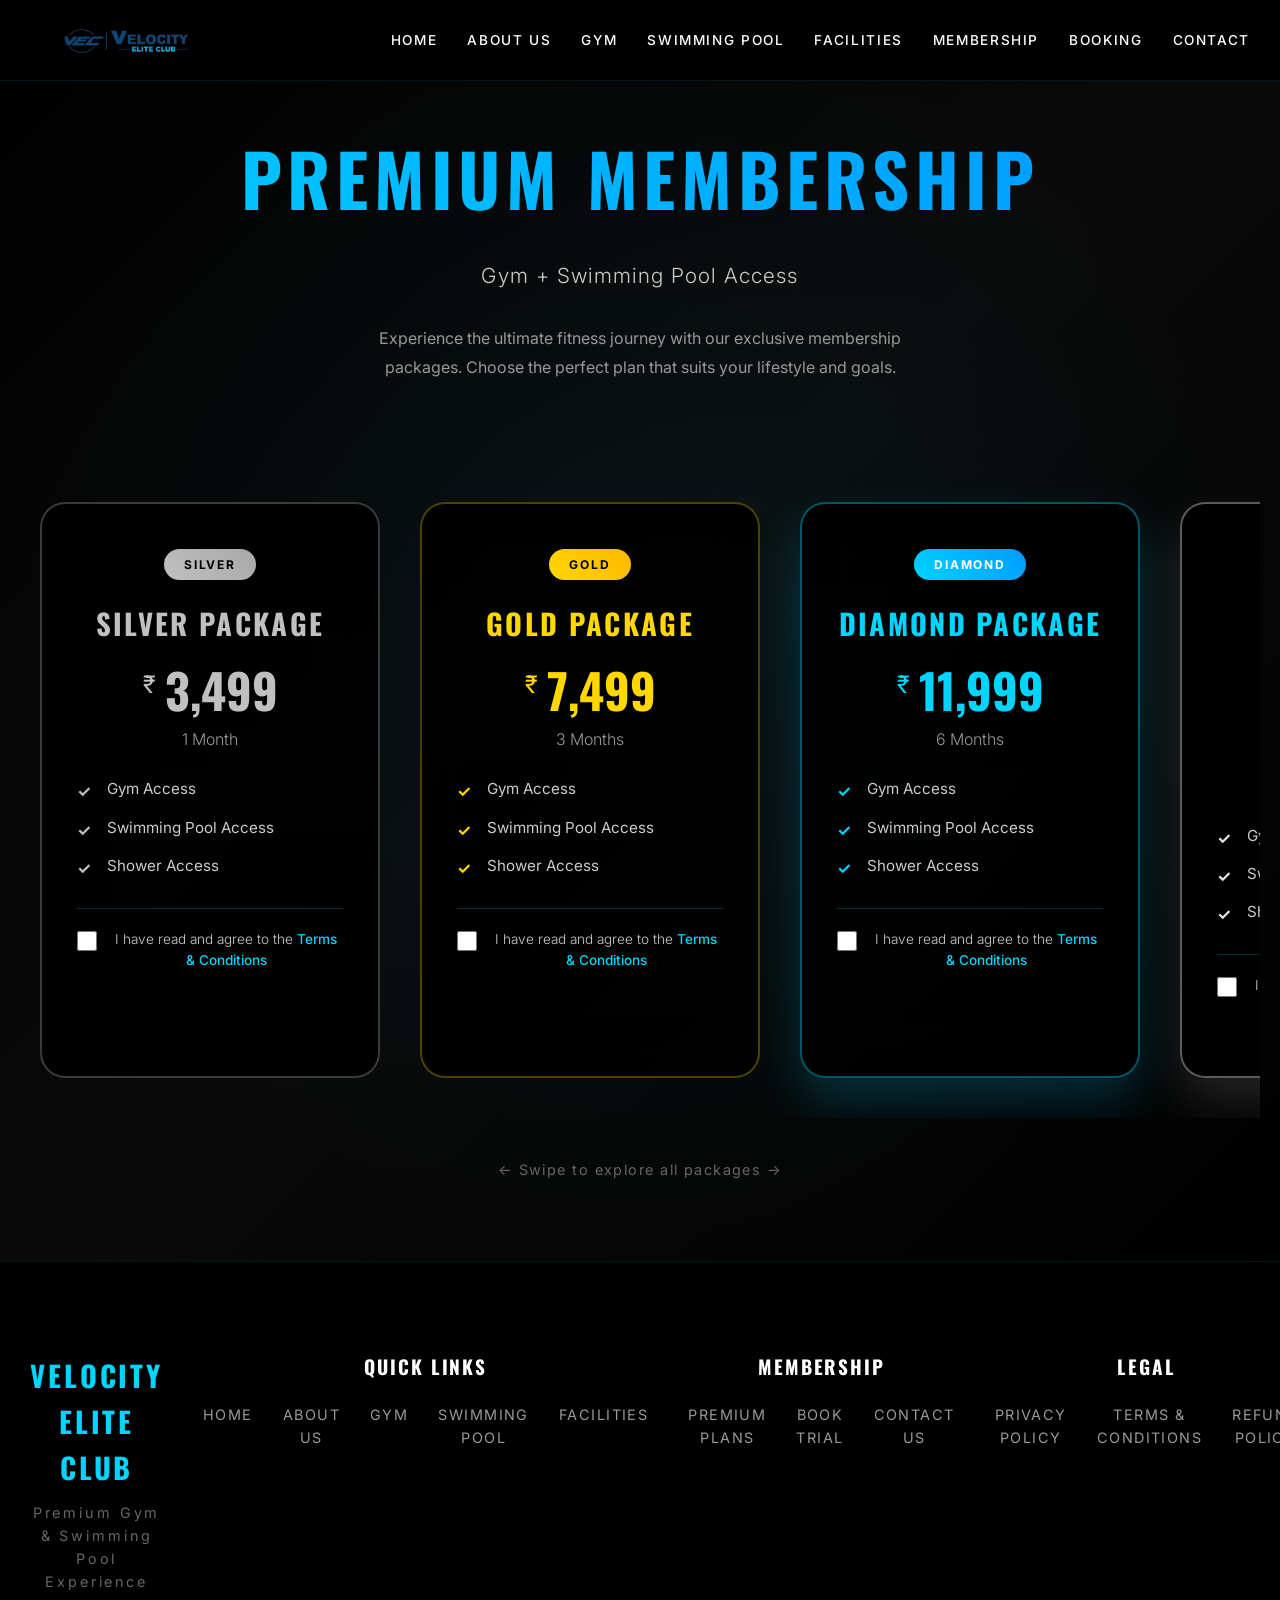
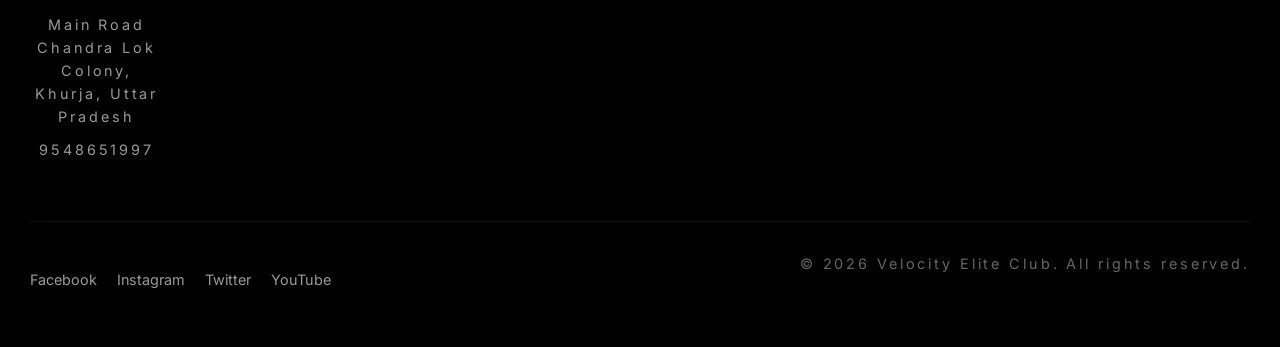
<file: membership.html>
<!DOCTYPE html>
<html lang="en">
<head>
    <meta charset="UTF-8">
    <meta name="viewport" content="width=device-width, initial-scale=1.0">
    <title>Premium Membership Plans | Velocity Elite Club</title>
    <meta name="description" content="Exclusive Gym + Swimming Pool membership packages at Velocity Elite Club. Choose from Silver, Gold, Diamond, and Platinum plans for premium fitness experience.">
    <meta name="keywords" content="gym membership khurja, swimming pool membership, premium fitness club, elite gym membership, combo membership plans">
    <meta name="robots" content="index, follow">
    <link rel="canonical" href="https://velocityeliteclub.in/membership.html">
    <link rel="stylesheet" href="styles.css">
    <link href="https://fonts.googleapis.com/css2?family=Oswald:wght@400;600;700&family=Inter:wght@300;400;600&display=swap" rel="stylesheet">
    <link rel="icon" href="./logo.png">
    
    <!-- Open Graph Meta Tags -->
    <meta property="og:title" content="Premium Membership Plans | Velocity Elite Club">
    <meta property="og:description" content="Exclusive Gym + Swimming Pool membership packages. Silver, Gold, Diamond, and Platinum plans available.">
    <meta property="og:type" content="website">
    <meta property="og:url" content="https://velocityeliteclub.in/membership.html">
    <meta property="og:image" content="https://velocityeliteclub.in/gym.jpeg">
    
    <!-- Twitter Card Meta Tags -->
    <meta name="twitter:card" content="summary_large_image">
    <meta name="twitter:title" content="Premium Membership Plans">
    <meta name="twitter:description" content="Exclusive Gym + Swimming Pool membership packages at Velocity Elite Club.">
    <meta name="twitter:image" content="https://velocityeliteclub.in/gym.jpeg">
    
    <style>
        .premium-membership-page {
            min-height: 100vh;
            background: linear-gradient(135deg, #000 0%, #0a0a0a 50%, #000 100%);
            padding: 120px 20px 80px;
            position: relative;
            overflow-x: hidden;
        }
        
        .premium-membership-page::before {
            content: '';
            position: absolute;
            top: 0;
            left: 0;
            width: 100%;
            height: 100%;
            background: radial-gradient(ellipse at center, rgba(0, 212, 255, 0.05) 0%, transparent 70%);
            pointer-events: none;
        }
        
        .premium-header {
            text-align: center;
            margin-bottom: 80px;
            animation: fadeInUp 1s ease-out;
            position: relative;
            z-index: 1;
        }
        
        .premium-title {
            font-family: 'Oswald', sans-serif;
            font-size: clamp(2.5rem, 7vw, 4.5rem);
            font-weight: 700;
            color: #00d4ff;
            text-transform: uppercase;
            letter-spacing: 0.08em;
            margin-bottom: 1.5rem;
            background: linear-gradient(45deg, #00d4ff, #0099ff, #00d4ff);
            background-size: 200% 200%;
            -webkit-background-clip: text;
            background-clip: text;
            -webkit-text-fill-color: transparent;
            animation: gradientShift 3s ease-in-out infinite;
        }
        
        .premium-subtitle {
            font-size: 1.3rem;
            color: #ccc;
            margin-bottom: 2rem;
            font-weight: 300;
            letter-spacing: 0.05em;
        }
        
        .premium-description {
            font-size: 1rem;
            color: #999;
            max-width: 600px;
            margin: 0 auto;
            line-height: 1.8;
        }
        
        .premium-cards-container {
            max-width: 1600px;
            margin: 0 auto;
            position: relative;
            z-index: 1;
        }
        
        .premium-cards-scroll {
            display: flex;
            gap: 40px;
            overflow-x: auto;
            scroll-snap-type: x mandatory;
            padding: 40px 20px;
            scroll-behavior: smooth;
            -webkit-overflow-scrolling: touch;
            scrollbar-width: thin;
            scrollbar-color: rgba(0, 212, 255, 0.3) transparent;
        }
        
        .premium-cards-scroll::-webkit-scrollbar {
            height: 8px;
        }
        
        .premium-cards-scroll::-webkit-scrollbar-track {
            background: rgba(0, 0, 0, 0.3);
            border-radius: 10px;
        }
        
        .premium-cards-scroll::-webkit-scrollbar-thumb {
            background: linear-gradient(90deg, #00d4ff, #0099ff);
            border-radius: 10px;
        }
        
        .premium-card {
            flex: 0 0 auto;
            min-width: 300px;
            max-width: 340px;
            background: linear-gradient(180deg, rgba(0, 0, 0, 0.95) 0%, rgba(0, 0, 0, 0.85) 100%);
            border: 2px solid rgba(0, 212, 255, 0.2);
            border-radius: 25px;
            padding: 45px 35px;
            text-align: center;
            transition: all 0.5s cubic-bezier(0.4, 0, 0.2, 1);
            position: relative;
            backdrop-filter: blur(20px);
            scroll-snap-align: center;
            overflow: hidden;
        }
        
        .premium-card::before {
            content: '';
            position: absolute;
            top: 0;
            left: 0;
            width: 100%;
            height: 100%;
            background: linear-gradient(135deg, rgba(0, 212, 255, 0.1) 0%, transparent 50%);
            opacity: 0;
            transition: opacity 0.5s ease;
            pointer-events: none;
        }
        
        .premium-card:hover::before {
            opacity: 1;
        }
        
        .premium-card:hover {
            transform: translateY(-15px) scale(1.02);
            box-shadow: 0 30px 60px rgba(0, 212, 255, 0.25);
            border-color: rgba(0, 212, 255, 0.5);
        }
        
        .premium-card.silver {
            border-color: rgba(192, 192, 192, 0.3);
        }
        
        .premium-card.silver:hover {
            border-color: rgba(192, 192, 192, 0.6);
            box-shadow: 0 30px 60px rgba(192, 192, 192, 0.2);
        }
        
        .premium-card.gold {
            border-color: rgba(255, 215, 0, 0.3);
        }
        
        .premium-card.gold:hover {
            border-color: rgba(255, 215, 0, 0.6);
            box-shadow: 0 30px 60px rgba(255, 215, 0, 0.25);
        }
        
        .premium-card.diamond {
            border-color: rgba(0, 212, 255, 0.4);
            box-shadow: 0 25px 50px rgba(0, 212, 255, 0.2);
        }
        
        .premium-card.diamond:hover {
            border-color: rgba(0, 212, 255, 0.7);
            box-shadow: 0 35px 70px rgba(0, 212, 255, 0.35);
        }
        
        .premium-card.platinum {
            border-color: rgba(229, 228, 226, 0.4);
            box-shadow: 0 25px 50px rgba(229, 228, 226, 0.15);
        }
        
        .premium-card.platinum:hover {
            border-color: rgba(229, 228, 226, 0.7);
            box-shadow: 0 35px 70px rgba(229, 228, 226, 0.25);
        }
        
        .premium-badge {
            display: inline-block;
            padding: 6px 20px;
            border-radius: 20px;
            font-size: 0.75rem;
            font-weight: 700;
            text-transform: uppercase;
            letter-spacing: 0.15em;
            margin-bottom: 20px;
            position: relative;
            z-index: 1;
        }
        
        .premium-badge.silver {
            background: linear-gradient(45deg, #c0c0c0, #a8a8a8);
            color: #000;
        }
        
        .premium-badge.gold {
            background: linear-gradient(45deg, #ffd700, #ffb700);
            color: #000;
        }
        
        .premium-badge.diamond {
            background: linear-gradient(45deg, #00d4ff, #0099ff);
            color: #fff;
        }
        
        .premium-badge.platinum {
            background: linear-gradient(45deg, #e5e4e2, #d4d3d0);
            color: #000;
        }
        
        .premium-card-name {
            font-family: 'Oswald', sans-serif;
            font-size: 1.8rem;
            font-weight: 700;
            color: #fff;
            text-transform: uppercase;
            letter-spacing: 0.08em;
            margin-bottom: 20px;
            position: relative;
            z-index: 1;
        }
        
        .premium-card.silver .premium-card-name {
            color: #c0c0c0;
        }
        
        .premium-card.gold .premium-card-name {
            color: #ffd700;
        }
        
        .premium-card.diamond .premium-card-name {
            color: #00d4ff;
        }
        
        .premium-card.platinum .premium-card-name {
            color: #e5e4e2;
        }
        
        .premium-price-section {
            margin-bottom: 25px;
            position: relative;
            z-index: 1;
        }
        
        .premium-currency {
            font-size: 1.5rem;
            vertical-align: top;
            margin-right: 5px;
        }
        
        .premium-amount {
            font-family: 'Oswald', sans-serif;
            font-size: 3rem;
            font-weight: 700;
            line-height: 1;
        }
        
        .premium-card.silver .premium-currency,
        .premium-card.silver .premium-amount {
            color: #c0c0c0;
        }
        
        .premium-card.gold .premium-currency,
        .premium-card.gold .premium-amount {
            color: #ffd700;
        }
        
        .premium-card.diamond .premium-currency,
        .premium-card.diamond .premium-amount {
            color: #00d4ff;
        }
        
        .premium-card.platinum .premium-currency,
        .premium-card.platinum .premium-amount {
            color: #e5e4e2;
        }
        
        .premium-duration {
            font-size: 1rem;
            color: #999;
            margin-top: 8px;
            font-weight: 300;
        }
        
        .premium-features {
            list-style: none;
            padding: 0;
            margin: 0 0 30px;
            text-align: left;
            position: relative;
            z-index: 1;
        }
        
        .premium-features li {
            color: #ccc;
            font-size: 0.95rem;
            margin-bottom: 14px;
            padding-left: 30px;
            position: relative;
            font-weight: 400;
            line-height: 1.6;
        }
        
        .premium-features li::before {
            content: '✓';
            position: absolute;
            left: 0;
            top: 2px;
            font-size: 1rem;
            font-weight: 700;
        }
        
        .premium-card.silver .premium-features li::before {
            color: #c0c0c0;
        }
        
        .premium-card.gold .premium-features li::before {
            color: #ffd700;
        }
        
        .premium-card.diamond .premium-features li::before {
            color: #00d4ff;
        }
        
        .premium-card.platinum .premium-features li::before {
            color: #e5e4e2;
        }
        
        .premium-button {
            background: linear-gradient(135deg, #00d4ff 0%, #0099ff 100%);
            color: #fff;
            border: none;
            padding: 14px 35px;
            font-size: 0.9rem;
            font-weight: 600;
            text-transform: uppercase;
            letter-spacing: 0.12em;
            cursor: pointer;
            border-radius: 30px;
            transition: all 0.4s cubic-bezier(0.4, 0, 0.2, 1);
            width: 100%;
            text-decoration: none;
            display: inline-block;
            box-shadow: 0 5px 20px rgba(0, 212, 255, 0.4);
            position: relative;
            z-index: 1;
        }
        
        .premium-button::before {
            content: '';
            position: absolute;
            top: 0;
            left: -100%;
            width: 100%;
            height: 100%;
            background: linear-gradient(90deg, transparent, rgba(255, 255, 255, 0.3), transparent);
            transition: left 0.5s ease;
        }
        
        .premium-button:hover {
            transform: translateY(-5px);
            box-shadow: 0 10px 30px rgba(0, 212, 255, 0.5);
        }
        
        .premium-button:hover::before {
            left: 100%;
        }
        
        .premium-card.silver .premium-button {
            background: linear-gradient(135deg, #c0c0c0 0%, #a8a8a8 100%);
            box-shadow: 0 5px 20px rgba(192, 192, 192, 0.3);
        }
        
        .premium-card.silver .premium-button:hover {
            box-shadow: 0 10px 30px rgba(192, 192, 192, 0.4);
        }
        
        .premium-card.gold .premium-button {
            background: linear-gradient(135deg, #ffd700 0%, #ffb700 100%);
            box-shadow: 0 5px 20px rgba(255, 215, 0, 0.3);
        }
        
        .premium-card.gold .premium-button:hover {
            box-shadow: 0 10px 30px rgba(255, 215, 0, 0.4);
        }
        
        .premium-card.platinum .premium-button {
            background: linear-gradient(135deg, #e5e4e2 0%, #d4d3d0 100%);
            color: #000;
            box-shadow: 0 5px 20px rgba(229, 228, 226, 0.3);
        }
        
        .premium-card.platinum .premium-button:hover {
            box-shadow: 0 10px 30px rgba(229, 228, 226, 0.4);
        }
        
        .scroll-indicator {
            text-align: center;
            margin-top: 40px;
            color: #666;
            font-size: 0.9rem;
            letter-spacing: 0.1em;
            animation: fadeInUp 1s ease-out 0.5s both;
        }
        
        @keyframes fadeInUp {
            from {
                opacity: 0;
                transform: translateY(30px);
            }
            to {
                opacity: 1;
                transform: translateY(0);
            }
        }
        
        @keyframes gradientShift {
            0%, 100% {
                background-position: 0% 50%;
            }
            50% {
                background-position: 100% 50%;
            }
        }
        
        @media (max-width: 768px) {
            .premium-membership-page {
                padding: 100px 15px 60px;
            }
            
            .premium-cards-scroll {
                gap: 20px;
                padding: 30px 15px;
            }
            
            .premium-card {
                min-width: 85vw;
                max-width: 90vw;
                padding: 40px 30px;
            }
            
            .premium-amount {
                font-size: 2.8rem;
            }
            
            .premium-card-name {
                font-size: 1.6rem;
            }
            
            .premium-features li {
                font-size: 0.9rem;
            }
        }
        
        @media (max-width: 480px) {
            .premium-card {
                min-width: 90vw;
                max-width: 95vw;
                padding: 35px 25px;
            }
            
            .premium-amount {
                font-size: 2.5rem;
            }
            
            .premium-card-name {
                font-size: 1.4rem;
            }
        }
        
        @media (min-width: 1400px) {
            .premium-card {
                min-width: 320px;
                max-width: 360px;
            }
        }

        .terms-agreement {
            margin-top: 20px;
            padding-top: 20px;
            border-top: 1px solid rgba(0, 212, 255, 0.2);
            position: relative;
            z-index: 10;
        }

        .terms-checkbox-wrapper {
            display: flex;
            align-items: flex-start;
            gap: 12px;
            margin-bottom: 15px;
            position: relative;
            z-index: 11;
        }

        .terms-checkbox {
            width: 20px;
            height: 20px;
            min-width: 20px;
            margin-top: 2px;
            accent-color: #00d4ff;
            cursor: pointer;
            border: 2px solid rgba(0, 212, 255, 0.5);
            border-radius: 4px;
            background: rgba(0, 0, 0, 0.5);
            transition: all 0.3s ease;
            position: relative;
            z-index: 12;
        }

        .terms-checkbox:hover {
            border-color: #00d4ff;
            box-shadow: 0 0 10px rgba(0, 212, 255, 0.3);
        }

        .terms-checkbox:checked {
            background: #00d4ff;
            border-color: #00d4ff;
        }

        .terms-label {
            color: #ccc;
            font-size: 0.85rem;
            line-height: 1.5;
            font-weight: 300;
            cursor: pointer;
            user-select: none;
            position: relative;
            z-index: 12;
        }

        .terms-label a {
            color: #00d4ff;
            text-decoration: none;
            font-weight: 500;
            transition: color 0.3s ease;
        }

        .terms-label a:hover {
            color: #0099ff;
            text-decoration: underline;
        }

        .premium-button:disabled {
            opacity: 0.5;
            cursor: not-allowed;
            pointer-events: none;
            box-shadow: none !important;
        }

        .razorpay-payment-form {
            pointer-events: none;
            opacity: 0.5;
            transition: all 0.3s ease;
        }

        .razorpay-payment-form.active {
            pointer-events: auto;
            opacity: 1;
        }

        .razorpay-payment-form form {
            display: flex;
            justify-content: center;
        }

        @media (max-width: 768px) {
            .terms-checkbox-wrapper {
                gap: 10px;
            }

            .terms-checkbox {
                width: 18px;
                height: 18px;
                min-width: 18px;
            }

            .terms-label {
                font-size: 0.8rem;
            }
        }
    </style>
</head>
<body>
    <!-- Navigation -->
    <nav class="navbar">
        <div class="nav-container">
            <div class="nav-brand">
                <a href="index.html" class="logo-link">
                    <img src="logo.png" alt="Velocity Elite Club" class="logo-image" loading="eager">
                </a>
            </div>
            <button class="mobile-menu-btn" id="mobileMenuBtn">
                <span></span>
                <span></span>
                <span></span>
            </button>
            <ul class="nav-menu" id="navMenu">
                <li><a href="index.html#home" class="nav-link">Home</a></li>
                <li><a href="index.html#about" class="nav-link">About Us</a></li>
                <li><a href="index.html#gym" class="nav-link">Gym</a></li>
                <li><a href="index.html#pool" class="nav-link">Swimming Pool</a></li>
                <li><a href="index.html#facilities" class="nav-link">Facilities</a></li>
                <li><a href="membership.html" class="nav-link">Membership</a></li>
                <li><a href="index.html#booking" class="nav-link">Booking</a></li>
                <li><a href="contact.html" class="nav-link">Contact</a></li>
            </ul>
        </div>
    </nav>

    <div class="premium-membership-page">
        <div class="premium-header">
            <h1 class="premium-title">Premium Membership</h1>
            <p class="premium-subtitle">Gym + Swimming Pool Access</p>
            <p class="premium-description">Experience the ultimate fitness journey with our exclusive membership packages. Choose the perfect plan that suits your lifestyle and goals.</p>
        </div>
        
        <div class="premium-cards-container">
            <div class="premium-cards-scroll">
                <!-- Silver Package -->
                <div class="premium-card silver">
                    <div class="premium-badge silver">Silver</div>
                    <h2 class="premium-card-name">Silver Package</h2>
                    <div class="premium-price-section">
                        <span class="premium-currency">₹</span>
                        <span class="premium-amount">3,499</span>
                        <div class="premium-duration">1 Month</div>
                    </div>
                    <ul class="premium-features">
                        <li>Gym Access</li>
                        <li>Swimming Pool Access</li>
                        <li>Shower Access</li>
                    </ul>
                    <div class="terms-agreement">
                        <div class="terms-checkbox-wrapper">
                            <input type="checkbox" class="terms-checkbox" id="terms-silver">
                            <label for="terms-silver" class="terms-label">I have read and agree to the <a href="terms-conditions.html" target="_blank">Terms & Conditions</a></label>
                        </div>
                        <div class="razorpay-payment-form" id="payment-silver">
                            <form>
                                <script src="https://checkout.razorpay.com/v1/payment-button.js"
                                data-payment_button_id="pl_SyE1lSyNNG7WwM"
                                async>
                                </script>
                            </form>
                        </div>
                    </div>
                </div>
                
                <!-- Gold Package -->
                <div class="premium-card gold">
                    <div class="premium-badge gold">Gold</div>
                    <h2 class="premium-card-name">Gold Package</h2>
                    <div class="premium-price-section">
                        <span class="premium-currency">₹</span>
                        <span class="premium-amount">7,499</span>
                        <div class="premium-duration">3 Months</div>
                    </div>
                    <ul class="premium-features">
                        <li>Gym Access</li>
                        <li>Swimming Pool Access</li>
                        <li>Shower Access</li>
                    </ul>
                    <div class="terms-agreement">
                        <div class="terms-checkbox-wrapper">
                            <input type="checkbox" class="terms-checkbox" id="terms-gold">
                            <label for="terms-gold" class="terms-label">I have read and agree to the <a href="terms-conditions.html" target="_blank">Terms & Conditions</a></label>
                        </div>
                        <div class="razorpay-payment-form" id="payment-gold">
                            <form>
                                <script src="https://checkout.razorpay.com/v1/payment-button.js"
                                data-payment_button_id="pl_SyEK3rLB1iWEDx"
                                async>
                                </script>
                            </form>
                        </div>
                    </div>
                </div>
                
                <!-- Diamond Package -->
                <div class="premium-card diamond">
                    <div class="premium-badge diamond">Diamond</div>
                    <h2 class="premium-card-name">Diamond Package</h2>
                    <div class="premium-price-section">
                        <span class="premium-currency">₹</span>
                        <span class="premium-amount">11,999</span>
                        <div class="premium-duration">6 Months</div>
                    </div>
                    <ul class="premium-features">
                        <li>Gym Access</li>
                        <li>Swimming Pool Access</li>
                        <li>Shower Access</li>
                    </ul>
                    <div class="terms-agreement">
                        <div class="terms-checkbox-wrapper">
                            <input type="checkbox" class="terms-checkbox" id="terms-diamond">
                            <label for="terms-diamond" class="terms-label">I have read and agree to the <a href="terms-conditions.html" target="_blank">Terms & Conditions</a></label>
                        </div>
                        <div class="razorpay-payment-form" id="payment-diamond">
                            <form>
                                <script src="https://checkout.razorpay.com/v1/payment-button.js"
                                data-payment_button_id="pl_SyETOSUPWrh7kW"
                                async>
                                </script>
                            </form>
                        </div>
                    </div>
                </div>
                
                <!-- Platinum Package -->
                <div class="premium-card platinum">
                    <div class="premium-badge platinum">Platinum</div>
                    <h2 class="premium-card-name">Platinum Package</h2>
                    <div class="premium-price-section">
                        <span class="premium-currency">₹</span>
                        <span class="premium-amount">17,999</span>
                        <div class="premium-duration">12 Months</div>
                    </div>
                    <ul class="premium-features">
                        <li>Gym Access</li>
                        <li>Swimming Pool Access</li>
                        <li>Shower Access</li>
                    </ul>
                    <div class="terms-agreement">
                        <div class="terms-checkbox-wrapper">
                            <input type="checkbox" class="terms-checkbox" id="terms-platinum">
                            <label for="terms-platinum" class="terms-label">I have read and agree to the <a href="terms-conditions.html" target="_blank">Terms & Conditions</a></label>
                        </div>
                        <div class="razorpay-payment-form" id="payment-platinum">
                            <form>
                                <script src="https://checkout.razorpay.com/v1/payment-button.js"
                                data-payment_button_id="pl_SyEb9q7J1ElOaX"
                                async>
                                </script>
                            </form>
                        </div>
                    </div>
                </div>
            </div>
            
            <div class="scroll-indicator">
                ← Swipe to explore all packages →
            </div>
        </div>
    </div>

    <!-- Footer -->
    <footer class="footer">
        <div class="footer-content">
            <div class="footer-grid">
                <div class="footer-brand">
                    <h3>VELOCITY ELITE CLUB</h3>
                    <p>Premium Gym & Swimming Pool Experience</p>
                    <div class="footer-contact">
                        <p>Main Road Chandra Lok Colony, Khurja, Uttar Pradesh</p>
                        <p>9548651997</p>
                    </div>
                </div>
                <div class="footer-links-section">
                    <h4>Quick Links</h4>
                    <ul class="footer-links">
                        <li><a href="index.html#home" class="footer-link">Home</a></li>
                        <li><a href="index.html#about" class="footer-link">About Us</a></li>
                        <li><a href="index.html#gym" class="footer-link">Gym</a></li>
                        <li><a href="index.html#pool" class="footer-link">Swimming Pool</a></li>
                        <li><a href="index.html#facilities" class="footer-link">Facilities</a></li>
                    </ul>
                </div>
                <div class="footer-links-section">
                    <h4>Membership</h4>
                    <ul class="footer-links">
                        <li><a href="membership.html" class="footer-link">Premium Plans</a></li>
                        <li><a href="index.html#booking" class="footer-link">Book Trial</a></li>
                        <li><a href="contact.html" class="footer-link">Contact Us</a></li>
                    </ul>
                </div>
                <div class="footer-links-section">
                    <h4>Legal</h4>
                    <ul class="footer-links">
                        <li><a href="privacy-policy.html" class="footer-link">Privacy Policy</a></li>
                        <li><a href="terms-conditions.html" class="footer-link">Terms & Conditions</a></li>
                        <li><a href="refund-policy.html" class="footer-link">Refund Policy</a></li>
                    </ul>
                </div>
            </div>
            <div class="footer-bottom">
                <div class="footer-social">
                    <a href="#" class="social-link">Facebook</a>
                    <a href="#" class="social-link">Instagram</a>
                    <a href="#" class="social-link">Twitter</a>
                    <a href="#" class="social-link">YouTube</a>
                </div>
                <p class="footer-copyright">&copy; 2026 Velocity Elite Club. All rights reserved.</p>
            </div>
        </div>
    </footer>
    
    <script src="script.js"></script>
    <script>
        // Terms checkbox functionality for membership page
        document.addEventListener('DOMContentLoaded', function() {
            const checkboxFormPairs = [
                { checkbox: 'terms-silver', form: 'payment-silver' },
                { checkbox: 'terms-gold', form: 'payment-gold' },
                { checkbox: 'terms-diamond', form: 'payment-diamond' },
                { checkbox: 'terms-platinum', form: 'payment-platinum' }
            ];

            checkboxFormPairs.forEach(pair => {
                const checkbox = document.getElementById(pair.checkbox);
                const paymentForm = document.getElementById(pair.form);

                if (checkbox && paymentForm) {
                    checkbox.addEventListener('change', function() {
                        if (this.checked) {
                            paymentForm.classList.add('active');
                        } else {
                            paymentForm.classList.remove('active');
                        }
                    });
                }
            });
        });
    </script>
</body>
</html>
</file>
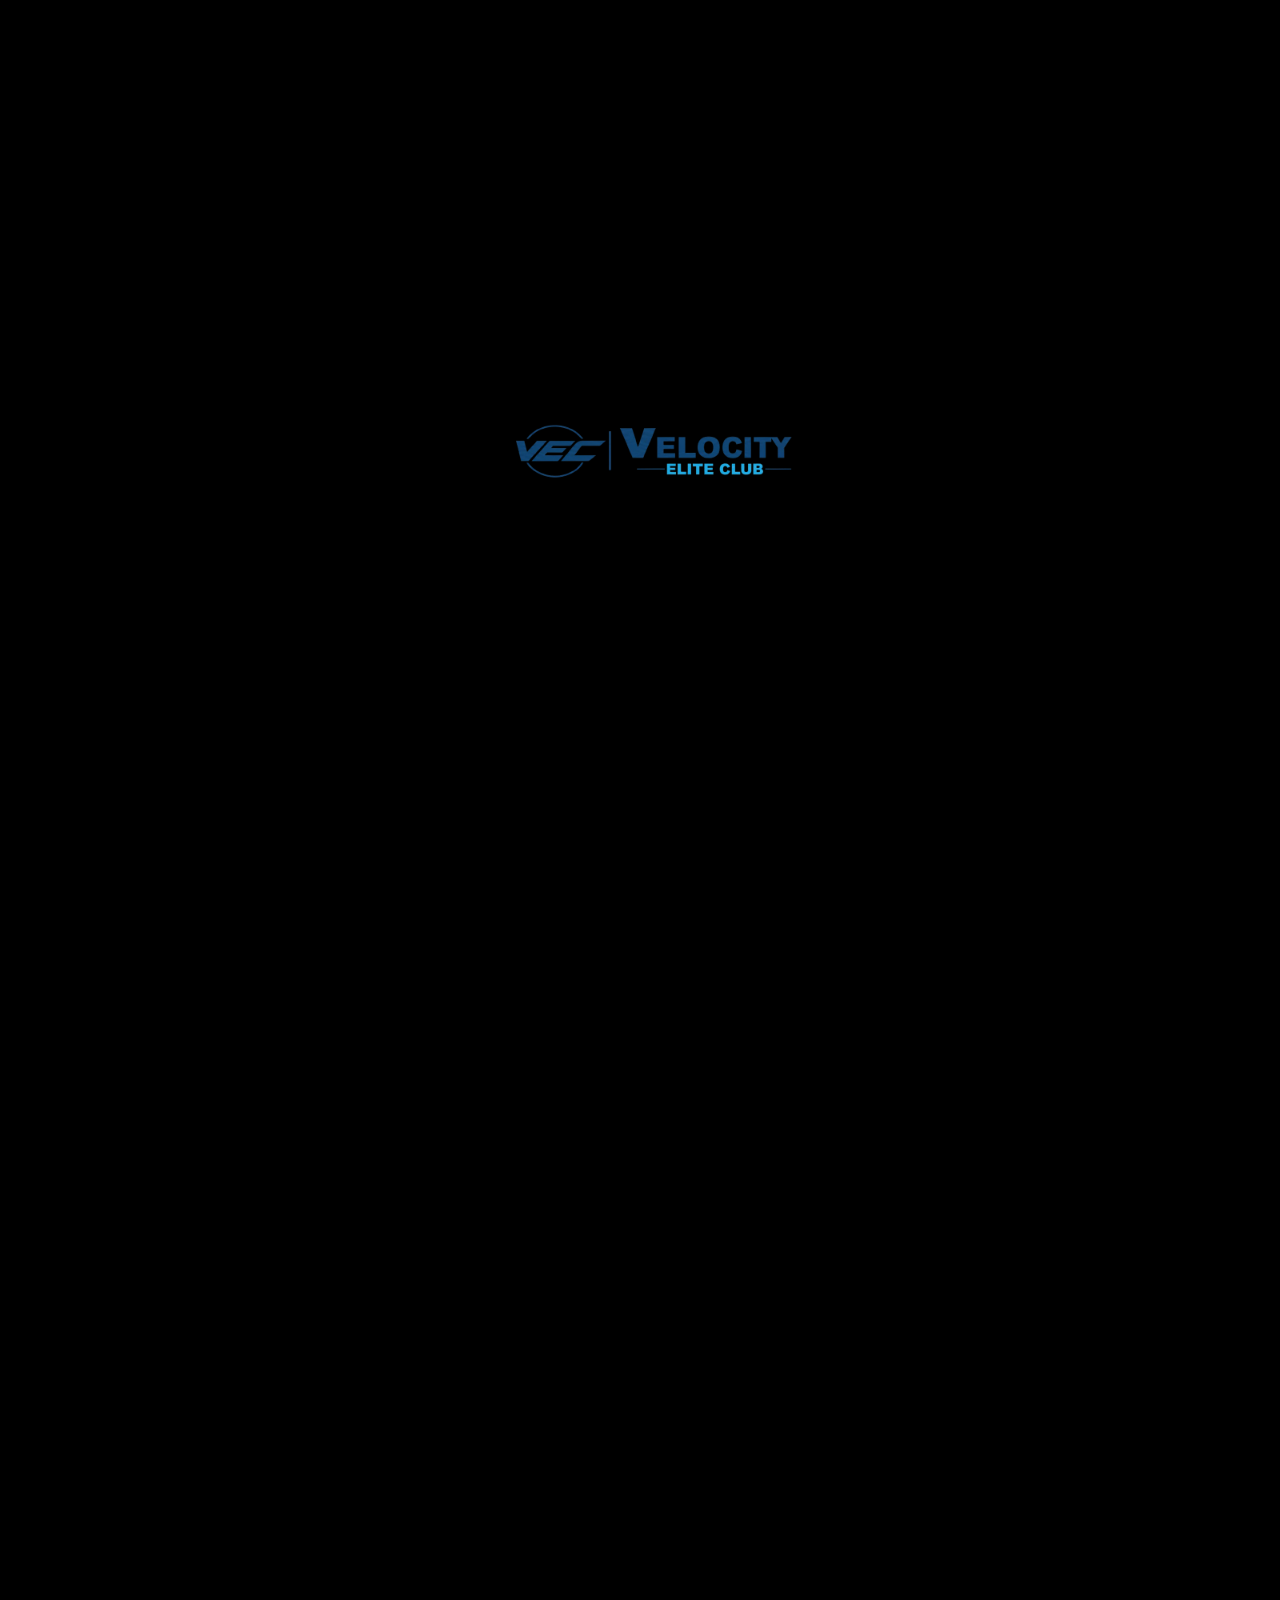
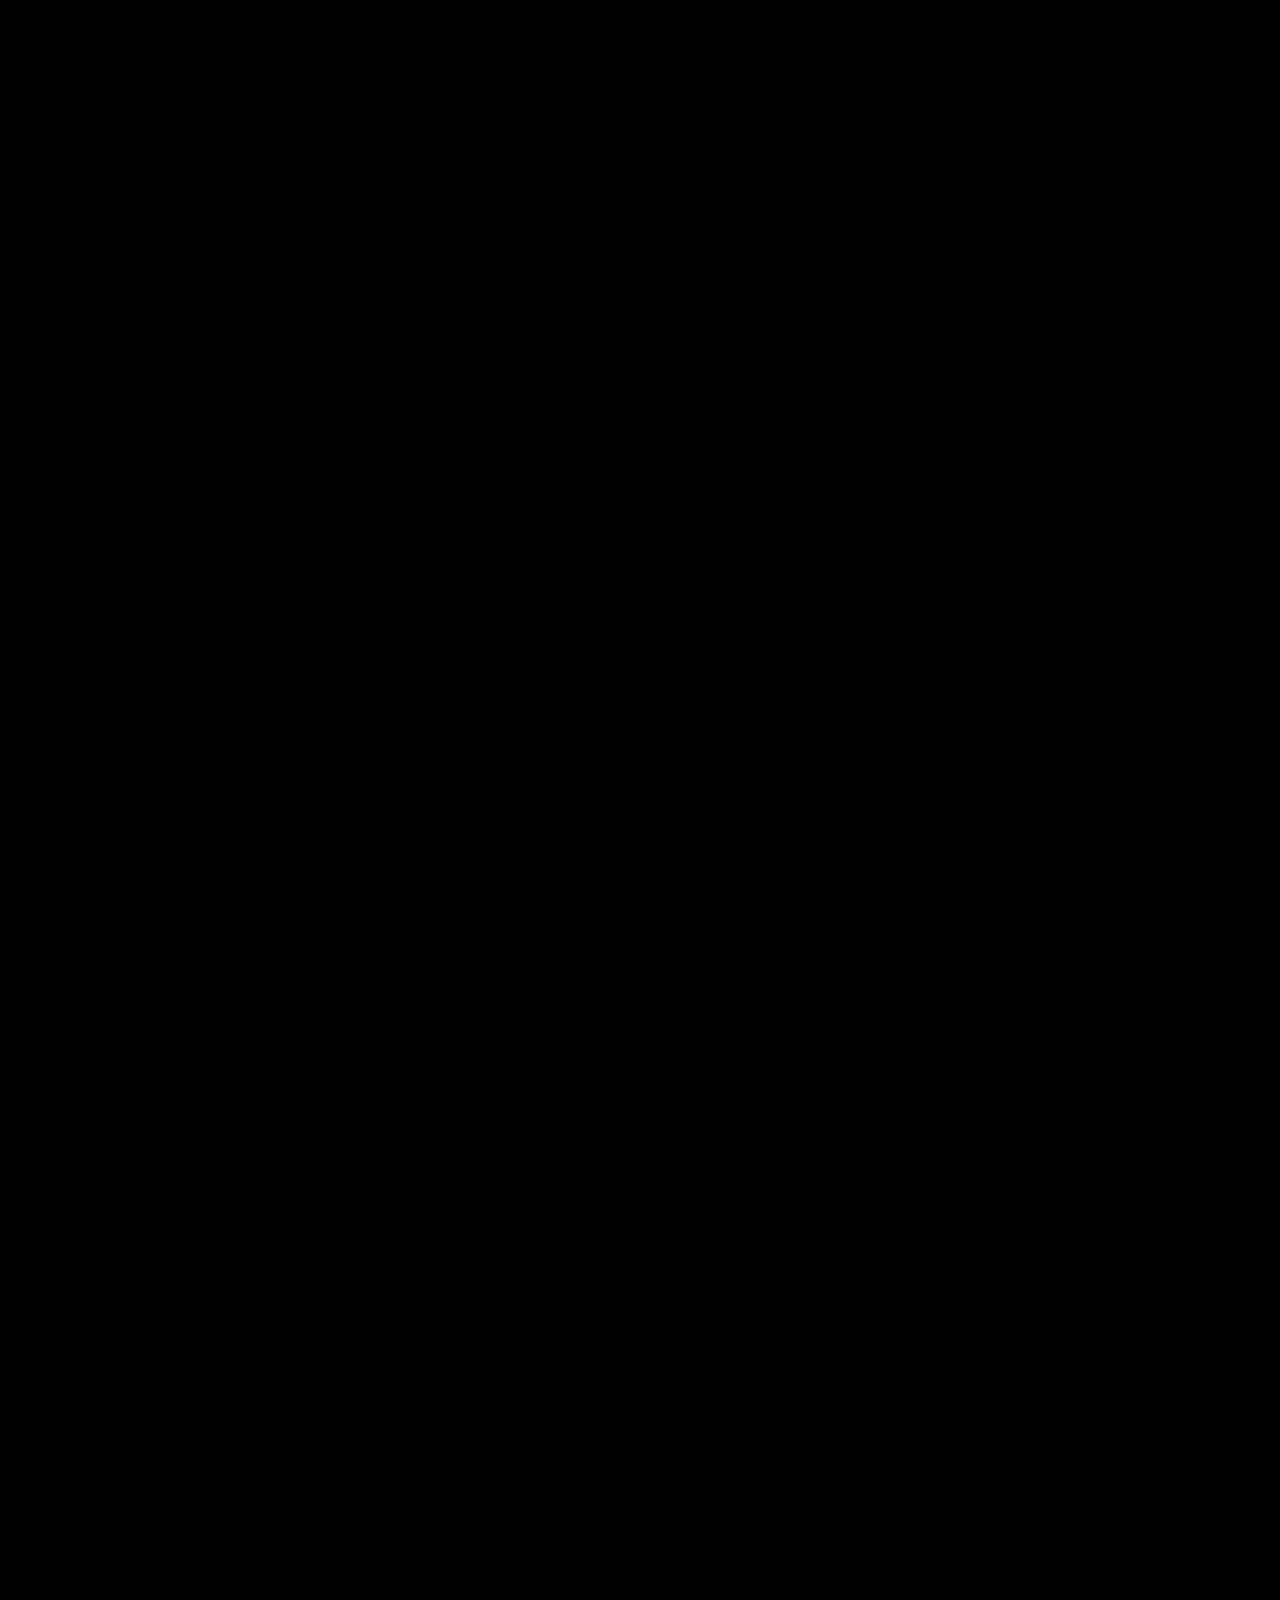
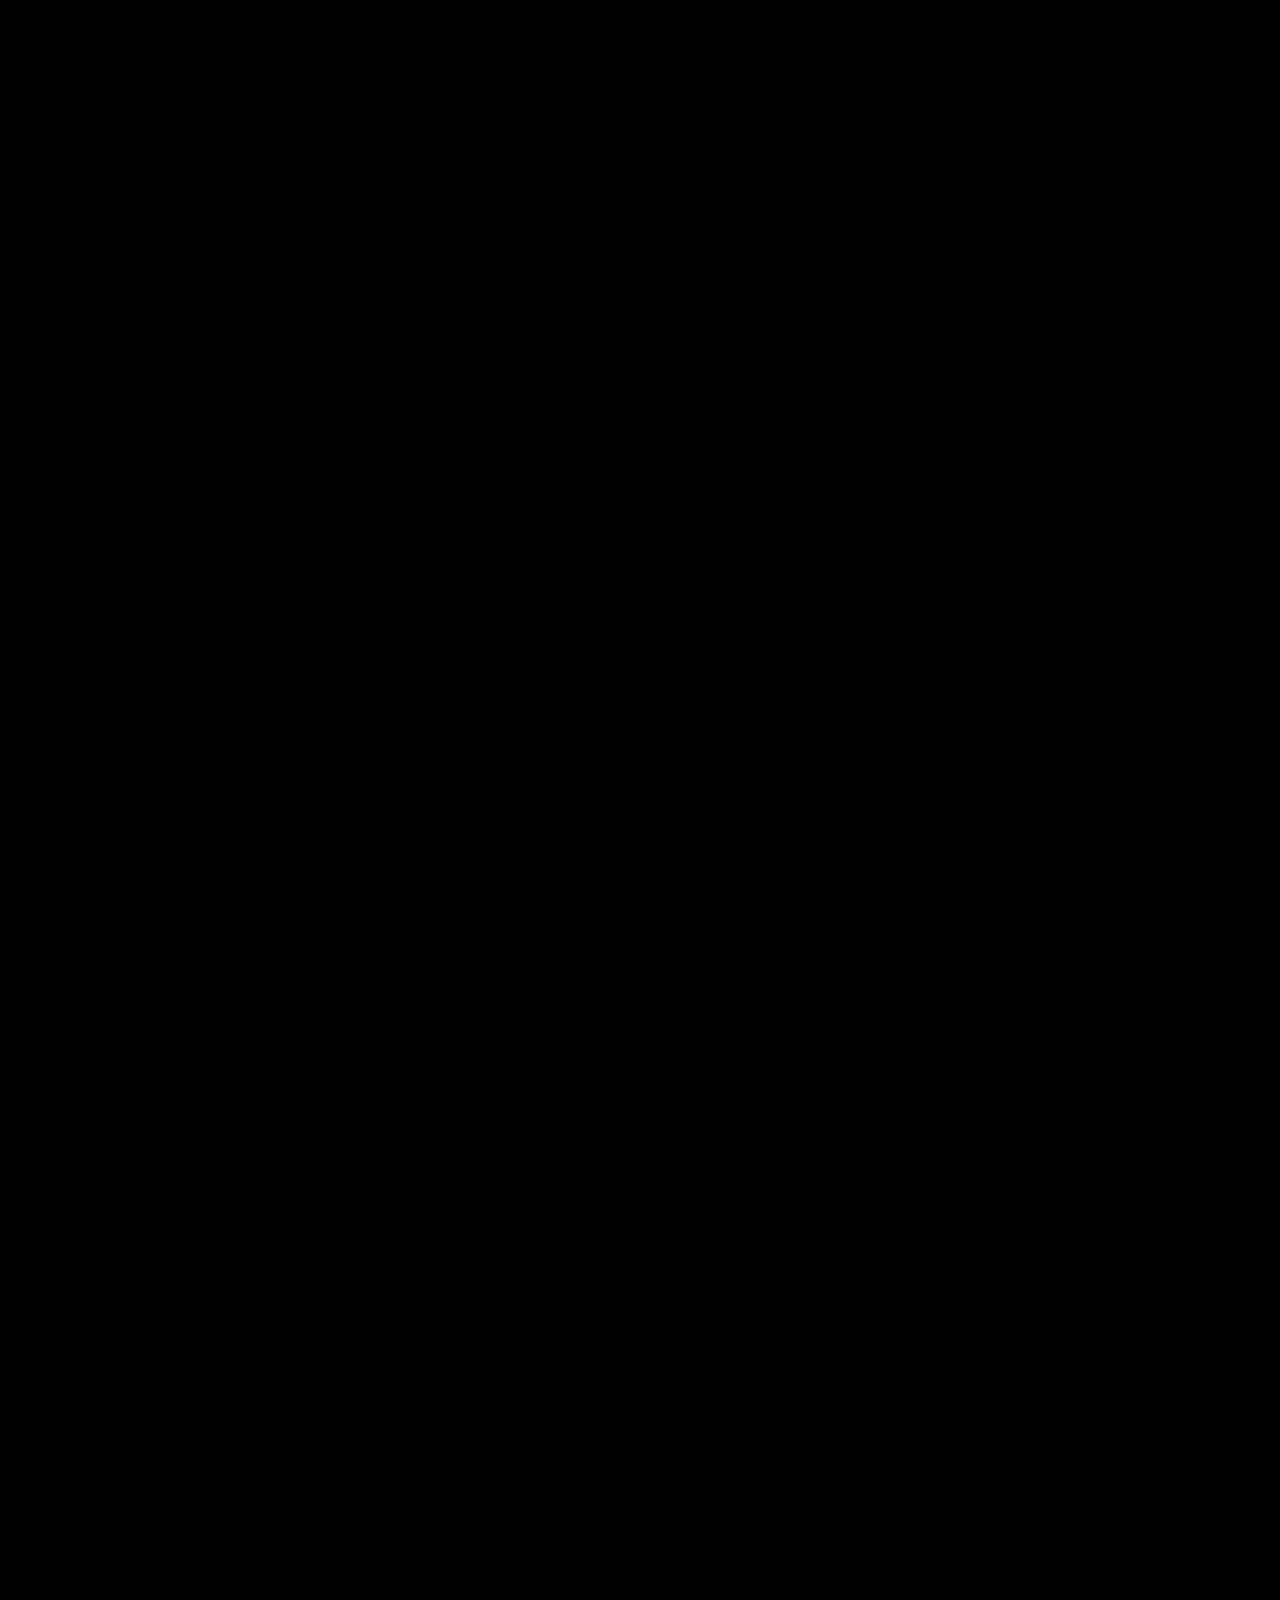
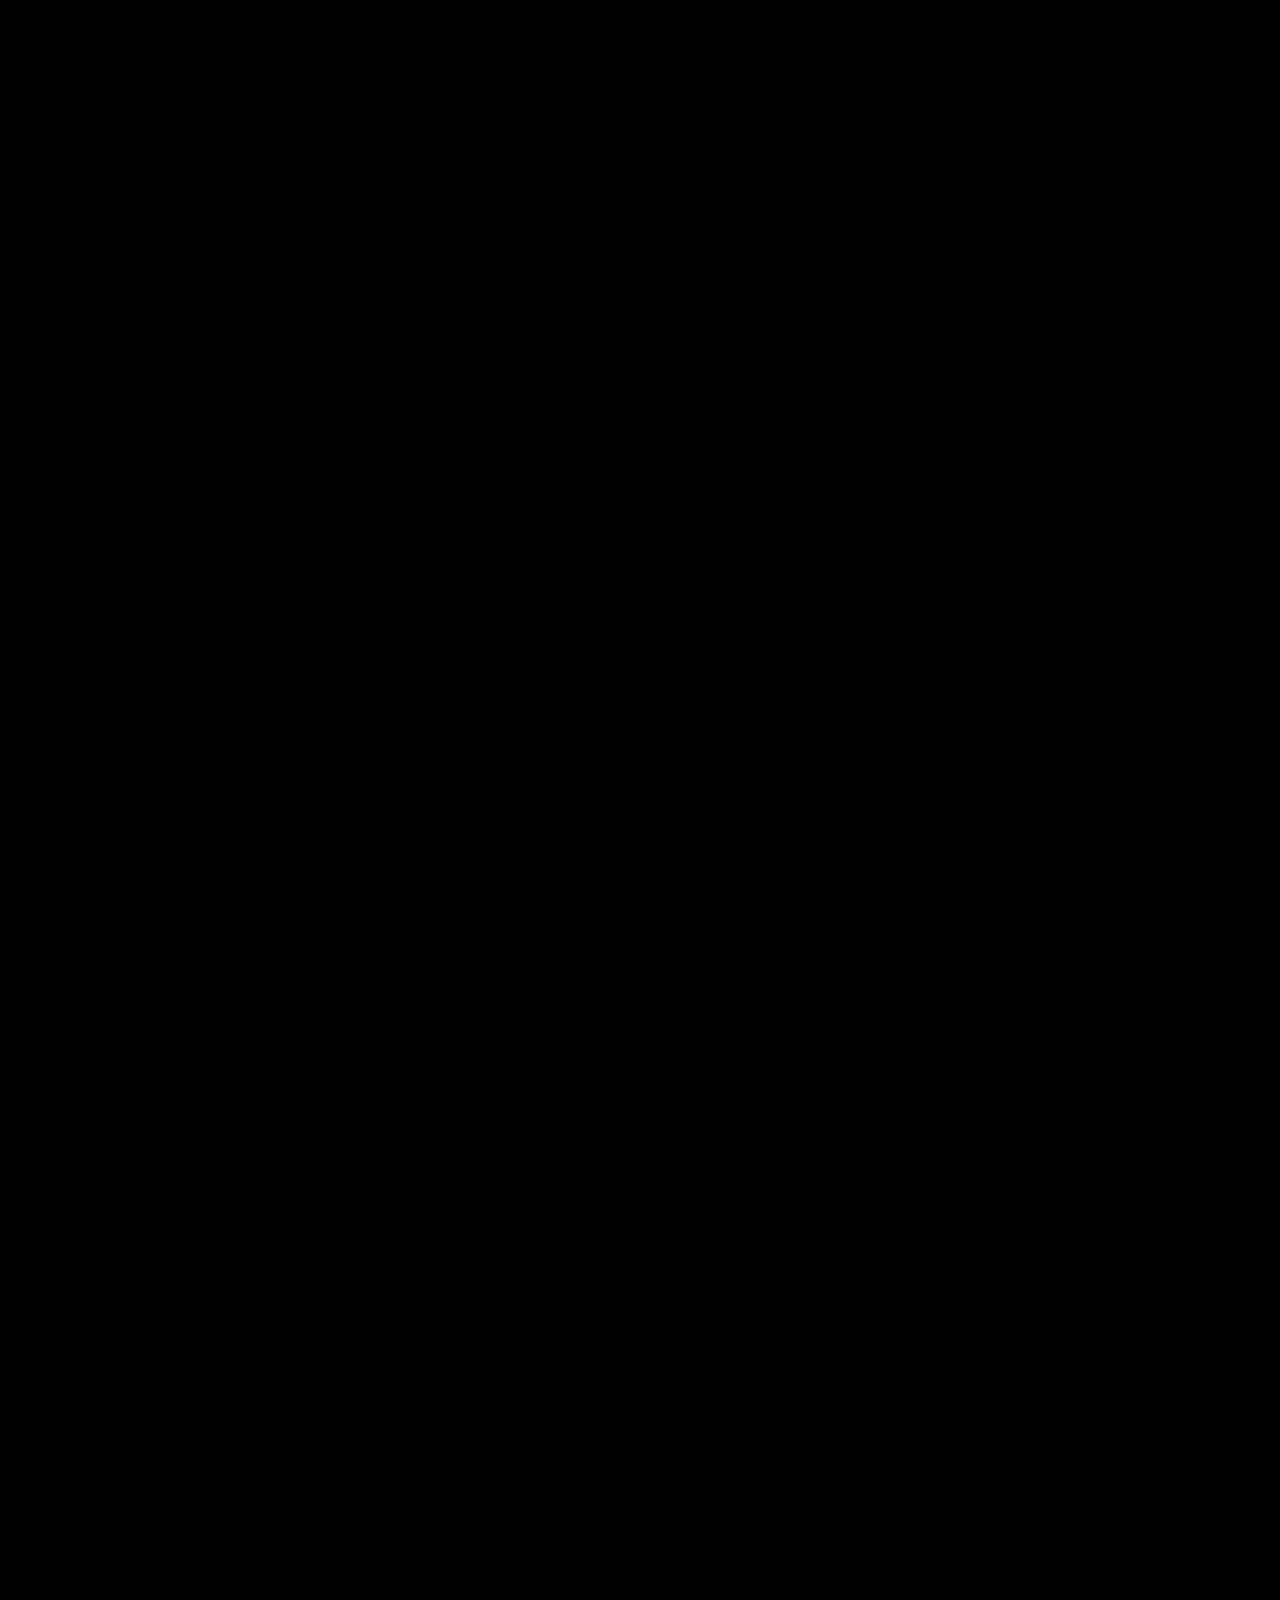
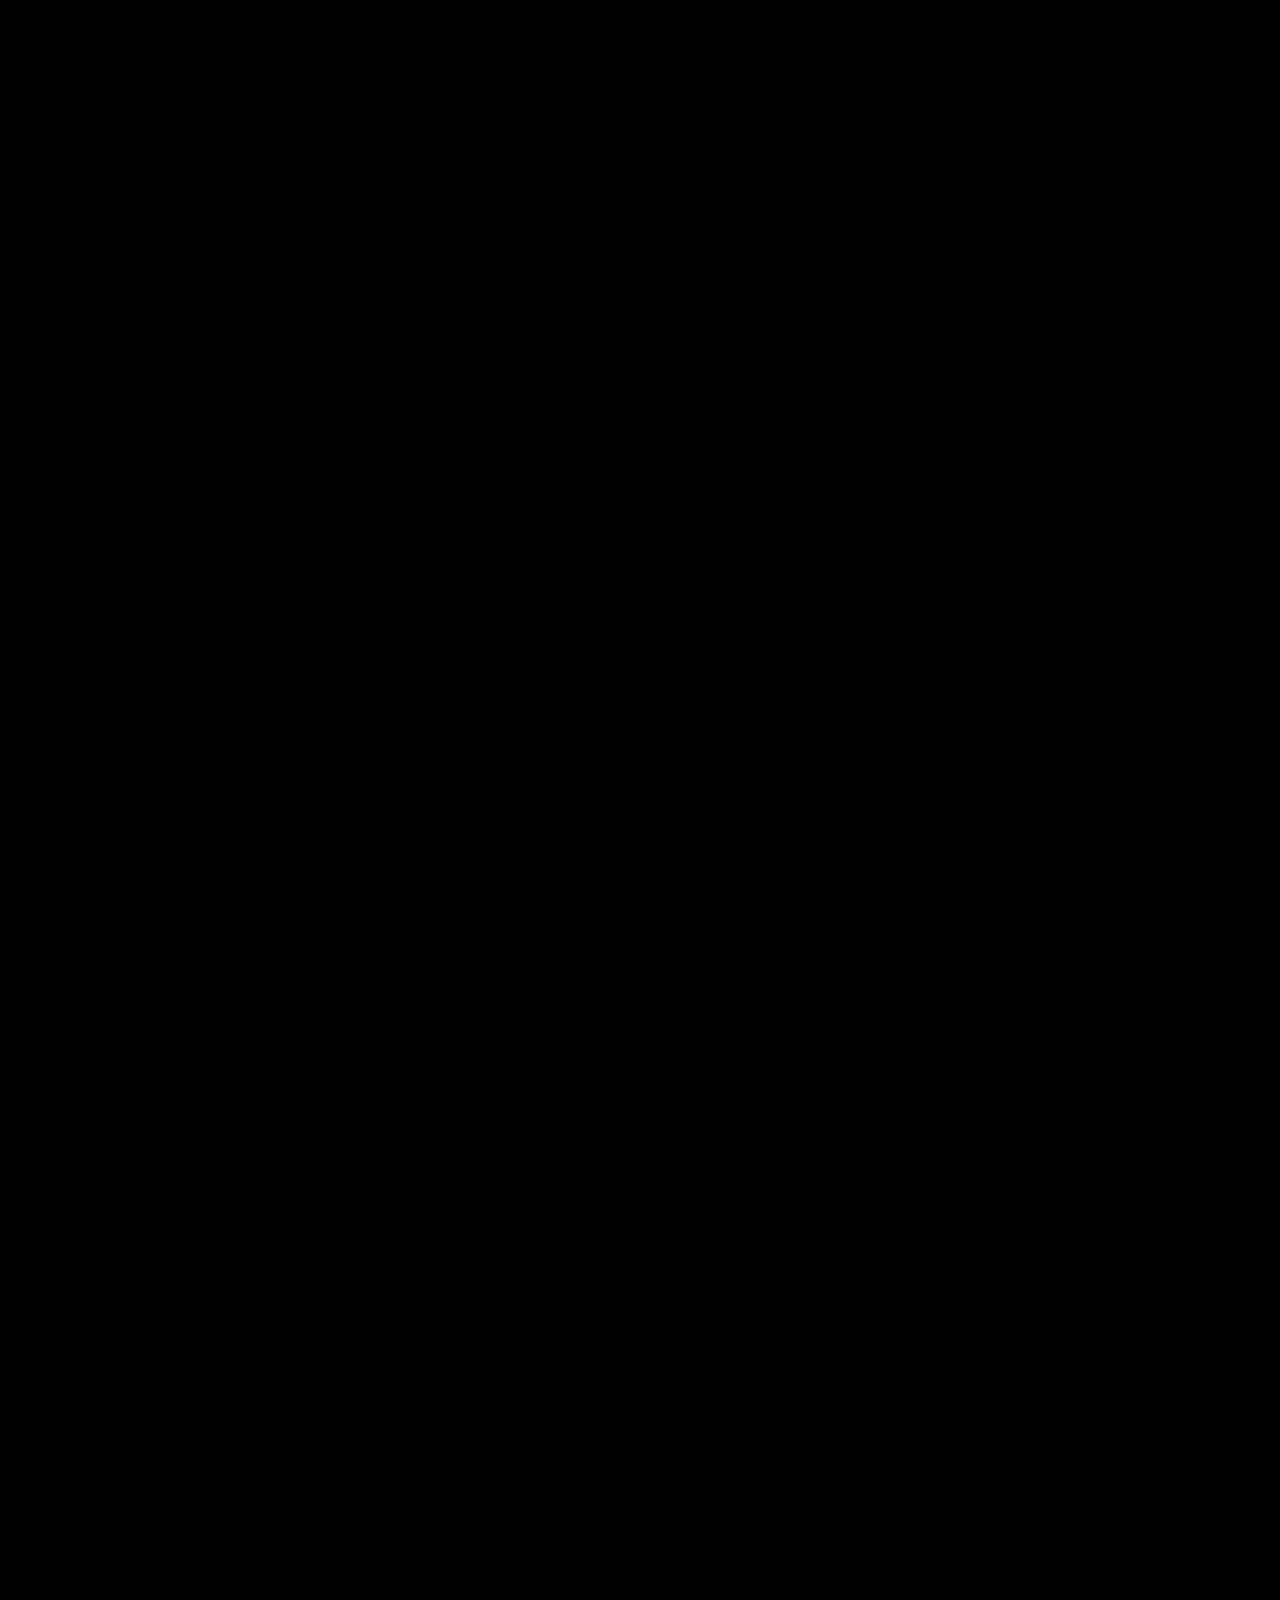
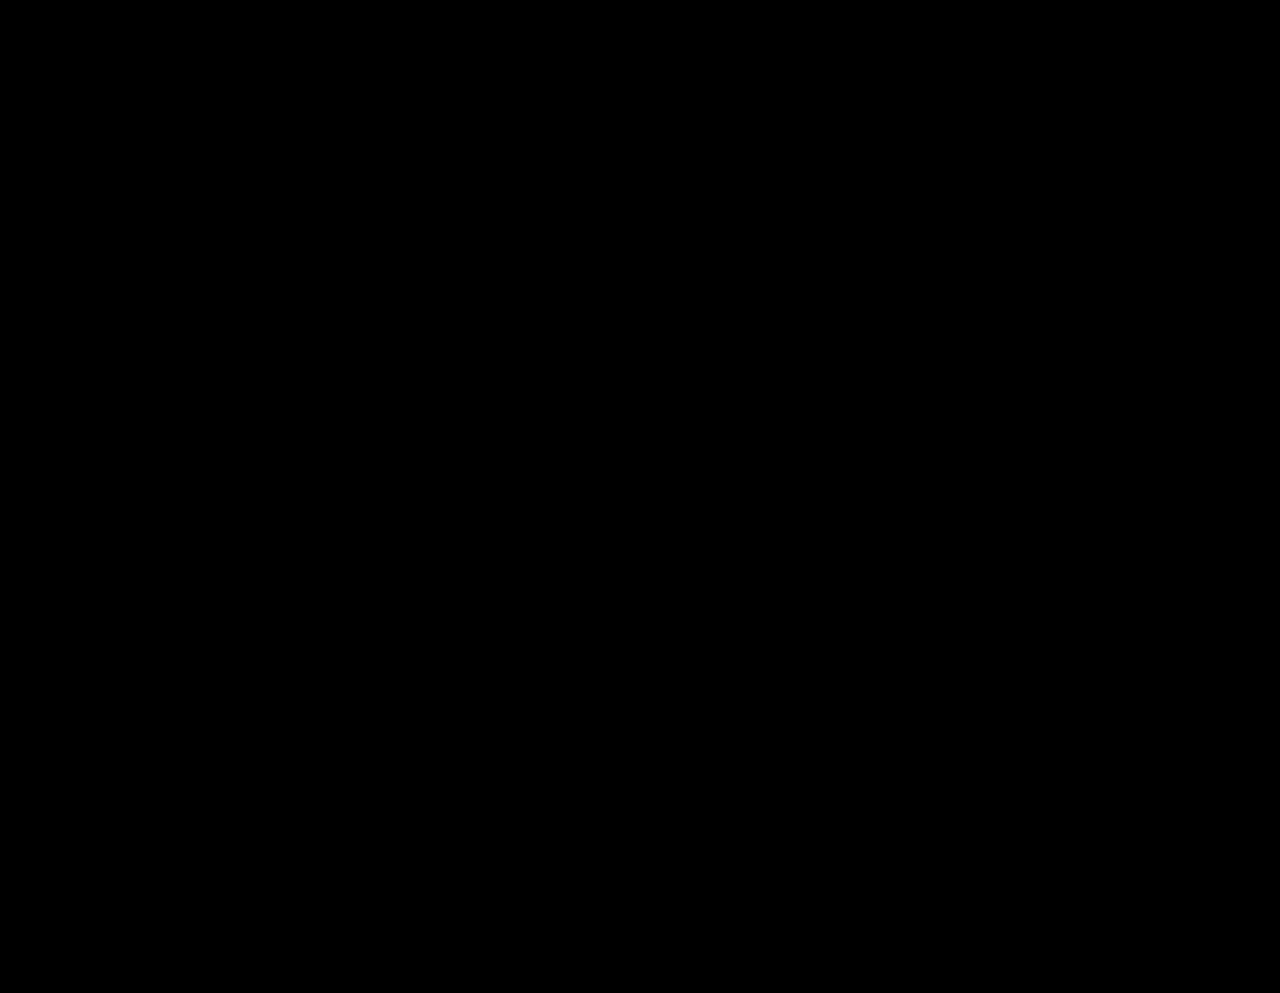
<file: personal-training.html>
<!DOCTYPE html>
<html lang="en">
<head>
    <meta charset="UTF-8">
    <meta name="viewport" content="width=device-width, initial-scale=1.0">
    <title>Personal Training in Khurja | Best Personal Trainer | Velocity Elite Club</title>
    <meta name="description" content="Get personalized fitness training at Velocity Elite Club - Best personal training in Khurja and Bulandshahr. Expert 1-to-1 coaching, customized workout plans, and diet guidance. Transform your fitness journey today.">
    <meta name="keywords" content="personal training in khurja, personal trainer bulandshahr, 1-to-1 coaching khurja, fitness trainer khurja, personalized workout plan, gym trainer near me, personal training membership, fitness coaching khurja">
    <meta name="robots" content="index, follow">
    <link rel="canonical" href="https://velocityeliteclub.com/personal-training.html">
    <link rel="stylesheet" href="styles.css">
    <link href="https://fonts.googleapis.com/css2?family=Oswald:wght@400;600;700&family=Inter:wght@300;400;600&display=swap" rel="stylesheet">
    <link rel="icon" href="./logo.png">
    
    <!-- Open Graph Meta Tags -->
    <meta property="og:title" content="Personal Training in Khurja | Best Personal Trainer | Velocity Elite Club">
    <meta property="og:description" content="Get personalized fitness training at Velocity Elite Club - Best personal training in Khurja and Bulandshahr. Expert 1-to-1 coaching and customized workout plans.">
    <meta property="og:type" content="website">
    <meta property="og:url" content="https://velocityeliteclub.com/personal-training.html">
    <meta property="og:image" content="https://velocityeliteclub.com/gym.jpeg">
    
    <!-- Twitter Card Meta Tags -->
    <meta name="twitter:card" content="summary_large_image">
    <meta name="twitter:title" content="Personal Training in Khurja | Best Personal Trainer">
    <meta name="twitter:description" content="Get personalized fitness training at Velocity Elite Club - Expert 1-to-1 coaching and customized workout plans in Khurja.">
    <meta name="twitter:image" content="https://velocityeliteclub.com/gym.jpeg">
    
    <!-- Local Business Schema Markup -->
    <script type="application/ld+json">
    {
        "@context": "https://schema.org",
        "@type": "SportsActivityLocation",
        "name": "Velocity Elite Club",
        "description": "Best gym in Khurja and Bulandshahr with premium swimming pool. World-class fitness center, personal training, and recreational club.",
        "url": "https://velocityeliteclub.com",
        "telephone": "+91-9548651997",
        "address": {
            "@type": "PostalAddress",
            "streetAddress": "Main Road Chandra Lok Colony",
            "addressLocality": "Khurja",
            "addressRegion": "Uttar Pradesh",
            "postalCode": "203131",
            "addressCountry": "IN"
        },
        "geo": {
            "@type": "GeoCoordinates",
            "latitude": "28.25",
            "longitude": "77.85"
        },
        "openingHours": "Mo-Su 06:00-22:00",
        "priceRange": "₹₹",
        "image": "https://velocityeliteclub.com/gym.jpeg",
        "aggregateRating": {
            "@type": "AggregateRating",
            "ratingValue": "4.8",
            "reviewCount": "150"
        },
        "amenityFeature": [
            {
                "@type": "LocationFeatureSpecification",
                "name": "Premium Gym",
                "description": "State-of-the-art gym with modern equipment"
            },
            {
                "@type": "LocationFeatureSpecification",
                "name": "Swimming Pool",
                "description": "Clean and well-maintained swimming pool"
            },
            {
                "@type": "LocationFeatureSpecification",
                "name": "Personal Training",
                "description": "Expert 1-to-1 personal coaching"
            }
        ],
        "areaServed": [
            {
                "@type": "City",
                "name": "Khurja"
            },
            {
                "@type": "City",
                "name": "Bulandshahr"
            }
        ]
    }
    </script>
    <style>
        .terms-agreement {
            margin-top: 25px;
            padding-top: 25px;
            border-top: 1px solid rgba(0, 212, 255, 0.2);
        }

        .terms-checkbox-wrapper {
            display: flex;
            align-items: flex-start;
            gap: 12px;
            margin-bottom: 20px;
        }

        .terms-checkbox {
            width: 20px;
            height: 20px;
            min-width: 20px;
            margin-top: 2px;
            accent-color: #00d4ff;
            cursor: pointer;
            border: 2px solid rgba(0, 212, 255, 0.5);
            border-radius: 4px;
            background: rgba(0, 0, 0, 0.5);
            transition: all 0.3s ease;
        }

        .terms-checkbox:hover {
            border-color: #00d4ff;
            box-shadow: 0 0 10px rgba(0, 212, 255, 0.3);
        }

        .terms-checkbox:checked {
            background: #00d4ff;
            border-color: #00d4ff;
        }

        .terms-label {
            color: #ccc;
            font-size: 0.9rem;
            line-height: 1.5;
            font-weight: 300;
            cursor: pointer;
            user-select: none;
        }

        .terms-label a {
            color: #00d4ff;
            text-decoration: none;
            font-weight: 500;
            transition: color 0.3s ease;
        }

        .terms-label a:hover {
            color: #0099ff;
            text-decoration: underline;
        }

        .training-payment-form form {
            pointer-events: none;
            opacity: 0.5;
        }

        .training-payment-form.active form {
            pointer-events: auto;
            opacity: 1;
        }

        @media (max-width: 768px) {
            .terms-checkbox-wrapper {
                gap: 10px;
            }

            .terms-checkbox {
                width: 18px;
                height: 18px;
                min-width: 18px;
            }

            .terms-label {
                font-size: 0.85rem;
            }
        }
    </style>
</head>
<body>
    <!-- Splash Screen -->
    <div id="splash-screen" class="splash-screen">
        <img src="logo.png" alt="Velocity Elite Club" class="splash-logo">
    </div>

    <!-- Main Content -->
    <div id="main-content" class="main-content">
        <!-- Navigation -->
        <nav class="navbar">
            <div class="nav-container">
                <div class="nav-brand">
                    <a href="index.html" class="logo-link">
                        <img src="logo.png" alt="Velocity Elite Club" class="logo-image">
                    </a>
                </div>
                <button class="mobile-menu-btn" id="mobileMenuBtn">
                    <span></span>
                    <span></span>
                    <span></span>
                </button>
                <ul class="nav-menu" id="navMenu">
                    <li><a href="index.html#home" class="nav-link">Home</a></li>
                    <li><a href="index.html#about" class="nav-link">About Us</a></li>
                    <li><a href="index.html#gym" class="nav-link">Gym</a></li>
                    <li><a href="index.html#pool" class="nav-link">Swimming Pool</a></li>
                    <li><a href="index.html#facilities" class="nav-link">Facilities</a></li>
                    <li><a href="membership.html" class="nav-link">Membership</a></li>
                    <li><a href="personal-training.html" class="nav-link active">Personal Training</a></li>
                    <li><a href="contact.html" class="nav-link">Contact</a></li>
                </ul>
            </div>
        </nav>

        <!-- Section 1: Hero Section -->
        <section class="premium-hero">
            <div class="premium-hero-content">
                <h1 class="premium-hero-title">Elite Personal Coaching in Khurja</h1>
                <p class="premium-hero-subtitle">Personalized 1-to-1 coaching designed according to your goals, schedule, and lifestyle. Best personal training in Khurja and Bulandshahr.</p>
                
                <div class="premium-hero-cards">
                    <div class="hero-pricing-card men-card">
                        <div class="hero-card-badge">FOR MEN</div>
                        <h3 class="hero-card-title">Men's Personal Training</h3>
                        <div class="hero-card-price">
                            <span class="price-currency">₹</span>
                            <span class="price-amount">9,999</span>
                            <span class="price-period">/ Month</span>
                        </div>
                        <ul class="hero-card-features">
                            <li>Personalized Training</li>
                            <li>Gym Access</li>
                            <li>Unlimited Pool Access</li>
                            <li>1-to-1 Sessions</li>
                            <li>Diet Guidance</li>
                            <li>Flexible Scheduling</li>
                        </ul>
                        <button class="hero-cta-button men-cta" onclick="window.location.href='#mens-training'">Join Men's Training</button>
                    </div>
                    
                    <div class="hero-pricing-card ladies-card">
                        <div class="hero-card-badge ladies-badge">LADIES EXCLUSIVE</div>
                        <h3 class="hero-card-title">Female Personal Training</h3>
                        <div class="hero-card-price">
                            <span class="price-currency">₹</span>
                            <span class="price-amount">11,999</span>
                            <span class="price-period">/ Month</span>
                        </div>
                        <ul class="hero-card-features">
                            <li>Personalized Training</li>
                            <li>Gym Access</li>
                            <li>Unlimited Pool Access</li>
                            <li>1-to-1 Sessions</li>
                            <li>Diet Guidance</li>
                            <li>Flexible Scheduling</li>
                            <li>Female Exclusive Batch Support</li>
                        </ul>
                        <button class="hero-cta-button ladies-cta" onclick="window.location.href='#ladies-training'">Join Female Training</button>
                    </div>
                </div>
            </div>
            <div class="premium-hero-bg"></div>
        </section>

        <!-- Section 2: Coach Introduction -->
        <section class="premium-coach-section">
            <div class="premium-coach-content">
                <div class="coach-profile-card">
                    <div class="coach-avatar">
                        <span class="coach-initials">SS</span>
                    </div>
                    <div class="coach-details">
                        <h2 class="coach-name">Shiv Sharma</h2>
                        <p class="coach-role">Co-Founder @ Velocity Elite Club</p>
                        <div class="coach-certification">K11 Certified Personal Coach</div>
                    </div>
                </div>
                <p class="coach-intro">Dedicated to helping clients achieve measurable fitness results through personalized coaching, structured guidance, and sustainable training methods. As the best personal trainer in Khurja and Bulandshahr, we provide expert fitness coaching tailored to your individual goals.</p>
                <div class="certificate-card">
                    <img src="certificate.png" alt="K11 Certification" class="certificate-image">
                </div>
            </div>
        </section>

        <!-- Section 3: What You Get -->
        <section class="premium-features-section">
            <div class="premium-features-content">
                <h2 class="premium-section-title">What You Get</h2>
                <div class="premium-features-grid">
                    <div class="premium-feature-card">
                        <div class="feature-icon-wrapper">
                            <svg width="40" height="40" viewBox="0 0 24 24" fill="none" stroke="currentColor" stroke-width="1.5">
                                <path d="M20 21v-2a4 4 0 0 0-4-4H8a4 4 0 0 0-4 4v2"></path>
                                <circle cx="12" cy="7" r="4"></circle>
                            </svg>
                        </div>
                        <h3>1-to-1 Coaching</h3>
                    </div>
                    <div class="premium-feature-card">
                        <div class="feature-icon-wrapper">
                            <svg width="40" height="40" viewBox="0 0 24 24" fill="none" stroke="currentColor" stroke-width="1.5">
                                <path d="M14.7 6.3a1 1 0 0 0 0 1.4l1.6 1.6a1 1 0 0 0 1.4 0l3.77-3.77a6 6 0 0 1-7.94 7.94l-6.91 6.91a2.12 2.12 0 0 1-3-3l6.91-6.91a6 6 0 0 1 7.94-7.94l-3.76 3.76z"></path>
                            </svg>
                        </div>
                        <h3>Personalized Workout Program</h3>
                    </div>
                    <div class="premium-feature-card">
                        <div class="feature-icon-wrapper">
                            <svg width="40" height="40" viewBox="0 0 24 24" fill="none" stroke="currentColor" stroke-width="1.5">
                                <path d="M18 8h1a4 4 0 0 1 0 8h-1"></path>
                                <path d="M2 8h16v9a4 4 0 0 1-4 4H6a4 4 0 0 1-4-4V8z"></path>
                            </svg>
                        </div>
                        <h3>Diet Guidance</h3>
                    </div>
                    <div class="premium-feature-card">
                        <div class="feature-icon-wrapper">
                            <svg width="40" height="40" viewBox="0 0 24 24" fill="none" stroke="currentColor" stroke-width="1.5">
                                <circle cx="12" cy="12" r="10"></circle>
                                <polyline points="12 6 12 12 16 14"></polyline>
                            </svg>
                        </div>
                        <h3>Flexible Scheduling</h3>
                    </div>
                    <div class="premium-feature-card">
                        <div class="feature-icon-wrapper">
                            <svg width="40" height="40" viewBox="0 0 24 24" fill="none" stroke="currentColor" stroke-width="1.5">
                                <path d="M22 12c0 5.52-4.48 10-10 10S2 17.52 2 12 6.48 2 12 2s10 4.48 10 10z"></path>
                                <path d="M12 6v6l4 2"></path>
                            </svg>
                        </div>
                        <h3>Unlimited Swimming Pool Access</h3>
                    </div>
                    <div class="premium-feature-card">
                        <div class="feature-icon-wrapper">
                            <svg width="40" height="40" viewBox="0 0 24 24" fill="none" stroke="currentColor" stroke-width="1.5">
                                <rect x="3" y="3" width="18" height="18" rx="2" ry="2"></rect>
                                <line x1="3" y1="9" x2="21" y2="9"></line>
                                <line x1="9" y1="21" x2="9" y2="9"></line>
                            </svg>
                        </div>
                        <h3>Premium Gym Access</h3>
                    </div>
                    <div class="premium-feature-card">
                        <div class="feature-icon-wrapper">
                            <svg width="40" height="40" viewBox="0 0 24 24" fill="none" stroke="currentColor" stroke-width="1.5">
                                <line x1="18" y1="20" x2="18" y2="10"></line>
                                <line x1="12" y1="20" x2="12" y2="4"></line>
                                <line x1="6" y1="20" x2="6" y2="14"></line>
                            </svg>
                        </div>
                        <h3>Progress Monitoring</h3>
                    </div>
                </div>
            </div>
        </section>

        <!-- Section 4: How Coaching Works -->
        <section class="premium-process-section">
            <div class="premium-process-content">
                <h2 class="premium-section-title">How Coaching Works</h2>
                <div class="process-timeline">
                    <div class="process-step">
                        <div class="step-number">01</div>
                        <div class="step-content">
                            <h3>Consultation</h3>
                            <p>Initial discussion to understand your goals and requirements</p>
                        </div>
                    </div>
                    <div class="process-step">
                        <div class="step-number">02</div>
                        <div class="step-content">
                            <h3>Fitness Assessment</h3>
                            <p>Comprehensive evaluation of your current fitness level</p>
                        </div>
                    </div>
                    <div class="process-step">
                        <div class="step-number">03</div>
                        <div class="step-content">
                            <h3>Custom Program</h3>
                            <p>Personalized workout and nutrition plan designed for you</p>
                        </div>
                    </div>
                    <div class="process-step">
                        <div class="step-number">04</div>
                        <div class="step-content">
                            <h3>Regular Coaching & Monitoring</h3>
                            <p>Ongoing guidance, adjustments, and progress tracking</p>
                        </div>
                    </div>
                </div>
            </div>
        </section>

        <!-- Section 5: Men's Personal Training Section -->
        <section class="premium-training-section" id="mens-training">
            <div class="premium-training-content">
                <div class="training-badge men-badge">FOR MEN</div>
                <h2 class="training-section-title">Men's Personal Training in Khurja</h2>
                <p class="training-section-subtitle">Transform your fitness journey with personalized coaching designed for men's goals. Best men's personal training in Bulandshahr region.</p>
                
                <div class="training-details-card">
                    <div class="training-price-display">
                        <span class="price-currency">₹</span>
                        <span class="price-amount">9,999</span>
                        <span class="price-period">/ Month</span>
                    </div>
                    
                    <ul class="training-features-list">
                        <li>
                            <div class="feature-check">✓</div>
                            <span>Personalized Training</span>
                        </li>
                        <li>
                            <div class="feature-check">✓</div>
                            <span>Gym Access</span>
                        </li>
                        <li>
                            <div class="feature-check">✓</div>
                            <span>Unlimited Pool Access</span>
                        </li>
                        <li>
                            <div class="feature-check">✓</div>
                            <span>1-to-1 Sessions</span>
                        </li>
                        <li>
                            <div class="feature-check">✓</div>
                            <span>Diet Guidance</span>
                        </li>
                        <li>
                            <div class="feature-check">✓</div>
                            <span>Flexible Scheduling</span>
                        </li>
                    </ul>
                    
                    <div class="terms-agreement">
                        <div class="terms-checkbox-wrapper">
                            <input type="checkbox" class="terms-checkbox" id="terms-mens">
                            <label for="terms-mens" class="terms-label">I have read and agree to the <a href="terms-conditions.html" target="_blank">Terms & Conditions</a></label>
                        </div>
                        <form class="training-payment-form" id="payment-mens">
                            <script src="https://checkout.razorpay.com/v1/payment-button.js" data-payment_button_id="pl_SwtdHkTZgEAiGW" async></script>
                        </form>
                    </div>
                </div>
            </div>
        </section>

        <!-- Section 6: Female Personal Training Section -->
        <section class="premium-training-section ladies-training-section" id="ladies-training">
            <div class="premium-training-content">
                <div class="training-badge ladies-badge">LADIES EXCLUSIVE</div>
                <h2 class="training-section-title">Female Personal Training in Khurja</h2>
                <p class="training-section-subtitle">Premium fitness experience designed exclusively for women with dedicated batch support. Best female personal training in Bulandshahr region.</p>
                
                <div class="training-details-card ladies-card">
                    <div class="training-price-display">
                        <span class="price-currency">₹</span>
                        <span class="price-amount">11,999</span>
                        <span class="price-period">/ Month</span>
                    </div>
                    
                    <ul class="training-features-list">
                        <li>
                            <div class="feature-check">✓</div>
                            <span>Personalized Training</span>
                        </li>
                        <li>
                            <div class="feature-check">✓</div>
                            <span>Gym Access</span>
                        </li>
                        <li>
                            <div class="feature-check">✓</div>
                            <span>Unlimited Pool Access</span>
                        </li>
                        <li>
                            <div class="feature-check">✓</div>
                            <span>1-to-1 Sessions</span>
                        </li>
                        <li>
                            <div class="feature-check">✓</div>
                            <span>Diet Guidance</span>
                        </li>
                        <li>
                            <div class="feature-check">✓</div>
                            <span>Flexible Scheduling</span>
                        </li>
                        <li>
                            <div class="feature-check">✓</div>
                            <span>Female Exclusive Batch Support (10:30 AM - 12:00 PM)</span>
                        </li>
                    </ul>
                    
                    <p class="limited-slots-highlight">Limited Slots Available</p>
                    
                    <div class="terms-agreement">
                        <div class="terms-checkbox-wrapper">
                            <input type="checkbox" class="terms-checkbox" id="terms-ladies">
                            <label for="terms-ladies" class="terms-label">I have read and agree to the <a href="terms-conditions.html" target="_blank">Terms & Conditions</a></label>
                        </div>
                        <form class="training-payment-form" id="payment-ladies">
                            <script src="https://checkout.razorpay.com/v1/payment-button.js"
                            data-payment_button_id="pl_SxIJFIr9g11qwn"
                            async>
                            </script>
                        </form>
                    </div>
                </div>
            </div>
        </section>

        <!-- Section 7: Final CTA -->
        <section class="premium-final-cta">
            <div class="premium-final-cta-content">
                <h2 class="final-cta-title">Ready To Transform?</h2>
                <p class="final-cta-subtitle">Choose Your Personal Training Program</p>
                <div class="final-cta-buttons">
                    <button class="final-cta-button men-final-cta" onclick="window.location.href='#mens-training'">Join Men's Training</button>
                    <button class="final-cta-button ladies-final-cta" onclick="window.location.href='#ladies-training'">Join Female Training</button>
                </div>
            </div>
        </section>

        <!-- Footer -->
        <footer class="footer">
            <div class="footer-content">
                <div class="footer-grid">
                    <div class="footer-brand">
                        <h3>VELOCITY ELITE CLUB</h3>
                        <p>Premium Gym & Swimming Pool Experience</p>
                        <p>Conveniently located for members from Khurja and nearby areas across Bulandshahr.</p>
                        <div class="footer-contact">
                            <p>Main Road Chandra Lok Colony, Khurja, Uttar Pradesh</p>
                            <p>9548651997</p>
                        </div>
                    </div>
                    <div class="footer-links-section">
                        <h4>Quick Links</h4>
                        <ul class="footer-links">
                            <li><a href="index.html#home" class="footer-link">Home</a></li>
                            <li><a href="index.html#about" class="footer-link">About Us</a></li>
                            <li><a href="index.html#gym" class="footer-link">Gym</a></li>
                            <li><a href="index.html#pool" class="footer-link">Swimming Pool</a></li>
                            <li><a href="index.html#facilities" class="footer-link">Facilities</a></li>
                        </ul>
                    </div>
                    <div class="footer-links-section">
                        <h4>Training</h4>
                        <ul class="footer-links">
                            <li><a href="personal-training.html" class="footer-link">Personal Training</a></li>
                            <li><a href="index.html#membership" class="footer-link">Membership</a></li>
                        </ul>
                    </div>
                    <div class="footer-links-section">
                        <h4>Legal</h4>
                        <ul class="footer-links">
                            <li><a href="privacy-policy.html" class="footer-link">Privacy Policy</a></li>
                            <li><a href="terms-conditions.html" class="footer-link">Terms & Conditions</a></li>
                            <li><a href="refund-policy.html" class="footer-link">Refund Policy</a></li>
                            <li><a href="contact.html" class="footer-link">Contact Us</a></li>
                        </ul>
                    </div>
                </div>
                <div class="footer-bottom">
                    <div class="footer-social">
                        <a href="#" class="social-link">Facebook</a>
                        <a href="#" class="social-link">Instagram</a>
                        <a href="#" class="social-link">Twitter</a>
                        <a href="#" class="social-link">YouTube</a>
                    </div>
                    <p class="footer-copyright">&copy; 2026 Velocity Elite Club. All rights reserved.</p>
                </div>
            </div>
        </footer>
    </div>

    <script src="script.js"></script>
    <script>
        // Terms checkbox functionality for personal training page
        document.addEventListener('DOMContentLoaded', function() {
            const checkboxPaymentPairs = [
                { checkbox: 'terms-mens', payment: 'payment-mens' },
                { checkbox: 'terms-ladies', payment: 'payment-ladies' }
            ];

            checkboxPaymentPairs.forEach(pair => {
                const checkbox = document.getElementById(pair.checkbox);
                const paymentForm = document.getElementById(pair.payment);

                if (checkbox && paymentForm) {
                    checkbox.addEventListener('change', function() {
                        if (this.checked) {
                            paymentForm.classList.add('active');
                        } else {
                            paymentForm.classList.remove('active');
                        }
                    });
                }
            });
        });
    </script>
</body>
</html>
</file>
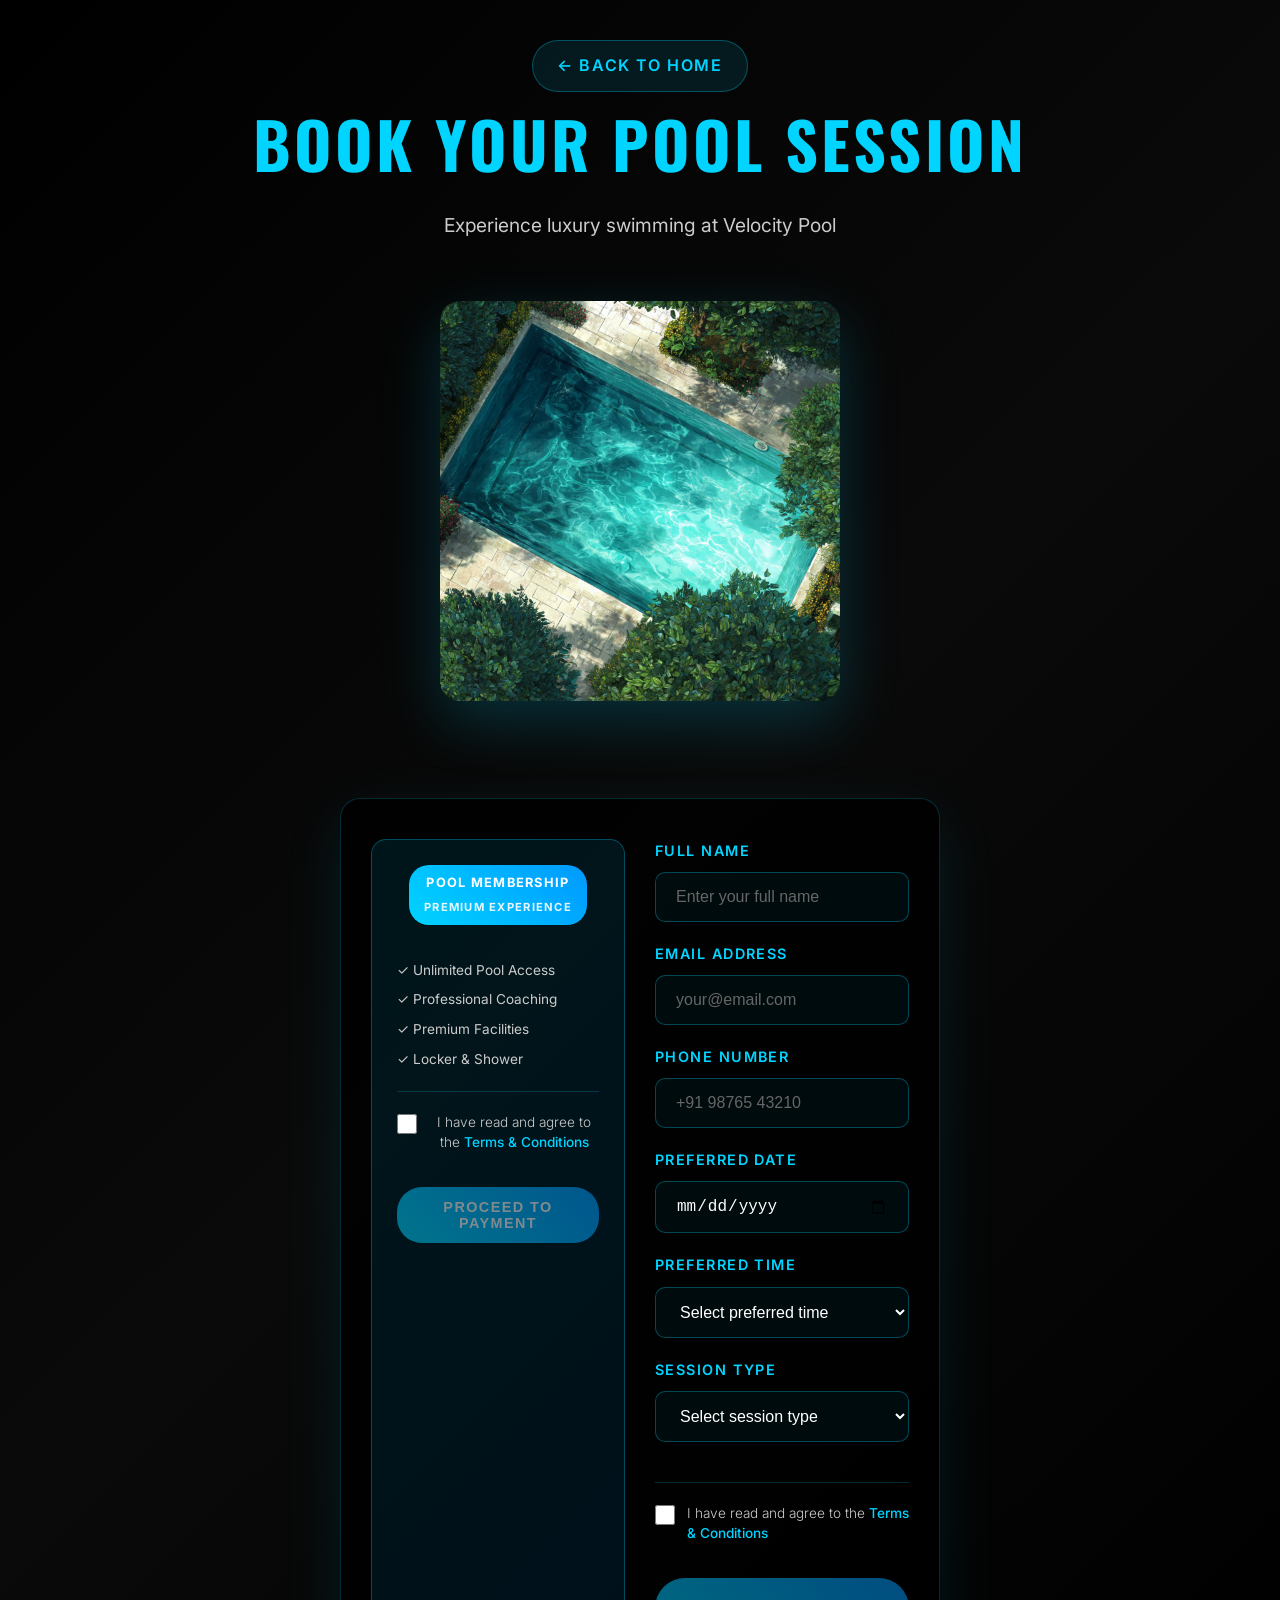
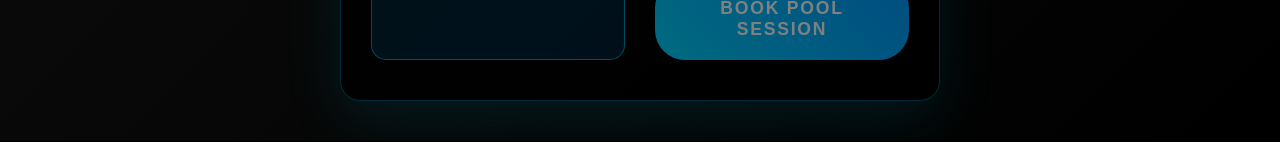
<file: pool-booking.html>
<!DOCTYPE html>
<html lang="en">
<head>
    <meta charset="UTF-8">
    <meta name="viewport" content="width=device-width, initial-scale=1.0">
    <title>Book Swimming Pool Session in Khurja | Best Pool Membership | Velocity Elite Club</title>
    <meta name="description" content="Book your swimming pool session at Velocity Elite Club - Best swimming pool in Khurja and Bulandshahr. Enjoy premium pool facilities, recreational swimming, and family-friendly environment.">
    <meta name="keywords" content="swimming pool booking khurja, pool session bulandshahr, book pool khurja, swimming pool membership khurja, pool near me booking, best swimming pool khurja, recreational swimming booking">
    <meta name="robots" content="index, follow">
    <link rel="canonical" href="https://velocityeliteclub.com/pool-booking.html">
    <link rel="stylesheet" href="styles.css">
    <link href="https://fonts.googleapis.com/css2?family=Oswald:wght@400;600;700&family=Inter:wght@300;400;600&display=swap" rel="stylesheet">
    <link rel="icon" href="./logo.png">
    
    <!-- Open Graph Meta Tags -->
    <meta property="og:title" content="Book Swimming Pool Session in Khurja | Best Pool Membership">
    <meta property="og:description" content="Book your swimming pool session at Velocity Elite Club - Best swimming pool in Khurja and Bulandshahr. Enjoy premium pool facilities and recreational swimming.">
    <meta property="og:type" content="website">
    <meta property="og:url" content="https://velocityeliteclub.com/pool-booking.html">
    <meta property="og:image" content="https://velocityeliteclub.com/swimming pool.jpeg">
    
    <!-- Twitter Card Meta Tags -->
    <meta name="twitter:card" content="summary_large_image">
    <meta name="twitter:title" content="Book Swimming Pool Session in Khurja">
    <meta name="twitter:description" content="Book your swimming pool session at Velocity Elite Club in Khurja and Bulandshahr. Enjoy premium pool facilities.">
    <meta name="twitter:image" content="https://velocityeliteclub.com/swimming pool.jpeg">
    
    <!-- Local Business Schema Markup -->
    <script type="application/ld+json">
    {
        "@context": "https://schema.org",
        "@type": "SportsActivityLocation",
        "name": "Velocity Elite Club",
        "description": "Best gym in Khurja and Bulandshahr with premium swimming pool. World-class fitness center, personal training, and recreational club.",
        "url": "https://velocityeliteclub.com",
        "telephone": "+91-9548651997",
        "address": {
            "@type": "PostalAddress",
            "streetAddress": "Main Road Chandra Lok Colony",
            "addressLocality": "Khurja",
            "addressRegion": "Uttar Pradesh",
            "postalCode": "203131",
            "addressCountry": "IN"
        },
        "geo": {
            "@type": "GeoCoordinates",
            "latitude": "28.25",
            "longitude": "77.85"
        },
        "openingHours": "Mo-Su 06:00-22:00",
        "priceRange": "₹₹",
        "image": "https://velocityeliteclub.com/gym.jpeg",
        "aggregateRating": {
            "@type": "AggregateRating",
            "ratingValue": "4.8",
            "reviewCount": "150"
        },
        "amenityFeature": [
            {
                "@type": "LocationFeatureSpecification",
                "name": "Premium Gym",
                "description": "State-of-the-art gym with modern equipment"
            },
            {
                "@type": "LocationFeatureSpecification",
                "name": "Swimming Pool",
                "description": "Clean and well-maintained swimming pool"
            },
            {
                "@type": "LocationFeatureSpecification",
                "name": "Personal Training",
                "description": "Expert 1-to-1 personal coaching"
            }
        ],
        "areaServed": [
            {
                "@type": "City",
                "name": "Khurja"
            },
            {
                "@type": "City",
                "name": "Bulandshahr"
            }
        ]
    }
    </script>
    <style>
        .booking-page {
            min-height: 100vh;
            background: linear-gradient(135deg, #000 0%, #0a0a0a 50%, #000 100%);
            padding: 40px 20px;
        }
        
        .booking-header {
            text-align: center;
            margin-bottom: 60px;
            animation: fadeInUp 1s ease-out;
        }
        
        .booking-title {
            font-family: 'Oswald', sans-serif;
            font-size: clamp(2.5rem, 6vw, 4rem);
            font-weight: 700;
            color: #00d4ff;
            text-transform: uppercase;
            letter-spacing: 0.05em;
            margin-bottom: 1rem;
        }
        
        .booking-subtitle {
            font-size: 1.2rem;
            color: #ccc;
            margin-bottom: 2rem;
        }
        
        .back-button {
            display: inline-flex;
            align-items: center;
            gap: 10px;
            background: rgba(0, 212, 255, 0.1);
            border: 1px solid rgba(0, 212, 255, 0.3);
            color: #00d4ff;
            padding: 12px 24px;
            text-decoration: none;
            border-radius: 30px;
            transition: all 0.3s ease;
            font-weight: 600;
            text-transform: uppercase;
            letter-spacing: 0.1em;
        }
        
        .back-button:hover {
            background: rgba(0, 212, 255, 0.2);
            border-color: #00d4ff;
            transform: translateX(-5px);
        }
        
        .booking-container {
            max-width: 600px;
            margin: 0 auto;
            background: rgba(0, 0, 0, 0.8);
            border: 1px solid rgba(0, 212, 255, 0.2);
            border-radius: 20px;
            padding: 40px 30px;
            box-shadow: 0 20px 60px rgba(0, 212, 255, 0.1);
            display: grid;
            grid-template-columns: 1fr 1fr;
            gap: 30px;
        }
        
        .discount-section {
            background: linear-gradient(135deg, rgba(0, 212, 255, 0.1), rgba(0, 153, 255, 0.1));
            border: 1px solid rgba(0, 212, 255, 0.3);
            border-radius: 15px;
            padding: 25px;
            text-align: center;
        }
        
        .discount-badge {
            background: linear-gradient(45deg, #00d4ff, #0099ff);
            color: #fff;
            padding: 8px 15px;
            border-radius: 20px;
            font-size: 0.8rem;
            font-weight: 700;
            text-transform: uppercase;
            letter-spacing: 0.1em;
            margin-bottom: 15px;
            display: inline-block;
        }
        
        .discount-count {
            display: block;
            font-size: 0.7rem;
            margin-top: 5px;
            opacity: 0.9;
        }
        
        .discount-pricing {
            margin: 20px 0;
        }
        
        .original-price {
            font-size: 1.2rem;
            color: #666;
            text-decoration: line-through;
            margin-bottom: 5px;
        }
        
        .discount-price {
            font-size: 2.5rem;
            font-weight: 700;
            color: #00d4ff;
            margin-bottom: 5px;
            font-family: 'Oswald', sans-serif;
        }
        
        .savings {
            font-size: 0.9rem;
            color: #4ade80;
            font-weight: 600;
        }
        
        .discount-features {
            margin-top: 20px;
        }
        
        .feature-item {
            font-size: 0.85rem;
            color: #ccc;
            margin-bottom: 8px;
            text-align: left;
        }
        
        .payment-button {
            background: linear-gradient(45deg, #00d4ff, #0099ff);
            color: #fff;
            border: none;
            padding: 12px 20px;
            font-size: 0.9rem;
            font-weight: 700;
            text-transform: uppercase;
            letter-spacing: 0.1em;
            cursor: pointer;
            border-radius: 25px;
            transition: all 0.3s ease;
            margin-top: 20px;
            width: 100%;
        }
        
        .payment-button:hover {
            transform: translateY(-2px);
            box-shadow: 0 10px 30px rgba(0, 212, 255, 0.3);
        }
        
        .booking-form {
            display: grid;
            gap: 20px;
        }
        
        .form-group {
            display: grid;
            gap: 10px;
        }
        
        .form-label {
            color: #00d4ff;
            font-weight: 600;
            text-transform: uppercase;
            letter-spacing: 0.1em;
            font-size: 0.9rem;
        }
        
        .form-input, .form-select {
            background: rgba(0, 212, 255, 0.05);
            border: 1px solid rgba(0, 212, 255, 0.3);
            color: #fff;
            padding: 15px 20px;
            border-radius: 10px;
            font-size: 1rem;
            transition: all 0.3s ease;
        }
        
        .form-input:focus, .form-select:focus {
            outline: none;
            border-color: #00d4ff;
            background: rgba(0, 212, 255, 0.1);
            box-shadow: 0 0 20px rgba(0, 212, 255, 0.2);
        }
        
        .form-input::placeholder {
            color: #666;
        }
        
        .form-select option {
            background: #000;
            color: #fff;
        }
        
        .submit-button {
            background: linear-gradient(45deg, #00d4ff, #0099ff);
            color: #fff;
            border: none;
            padding: 20px 40px;
            font-size: 1.1rem;
            font-weight: 700;
            text-transform: uppercase;
            letter-spacing: 0.1em;
            cursor: pointer;
            border-radius: 30px;
            transition: all 0.3s ease;
            margin-top: 20px;
        }
        
        .submit-button:hover {
            transform: translateY(-2px);
            box-shadow: 0 15px 40px rgba(0, 212, 255, 0.4);
        }
        
        .pool-showcase {
            margin-bottom: 60px;
            text-align: center;
        }
        
        .pool-image {
            width: 100%;
            max-width: 400px;
            height: auto;
            border-radius: 20px;
            box-shadow: 0 20px 60px rgba(0, 212, 255, 0.2);
            margin-bottom: 30px;
        }
        
        .success-message {
            display: none;
            background: linear-gradient(45deg, #00d4ff, #0099ff);
            color: #fff;
            padding: 20px;
            border-radius: 15px;
            text-align: center;
            font-weight: 600;
            margin-top: 20px;
            animation: fadeInUp 0.5s ease-out;
        }
        
        @media (max-width: 768px) {
            .booking-container {
                padding: 30px 20px;
                grid-template-columns: 1fr;
                gap: 20px;
            }
            
            .discount-section {
                padding: 20px;
            }
            
            .discount-price {
                font-size: 2rem;
            }
            
            .pool-image {
                max-width: 300px;
            }
        }

        .terms-agreement {
            margin-top: 20px;
            padding-top: 20px;
            border-top: 1px solid rgba(0, 212, 255, 0.2);
        }

        .terms-checkbox-wrapper {
            display: flex;
            align-items: flex-start;
            gap: 12px;
            margin-bottom: 15px;
        }

        .terms-checkbox {
            width: 20px;
            height: 20px;
            min-width: 20px;
            margin-top: 2px;
            accent-color: #00d4ff;
            cursor: pointer;
            border: 2px solid rgba(0, 212, 255, 0.5);
            border-radius: 4px;
            background: rgba(0, 0, 0, 0.5);
            transition: all 0.3s ease;
        }

        .terms-checkbox:hover {
            border-color: #00d4ff;
            box-shadow: 0 0 10px rgba(0, 212, 255, 0.3);
        }

        .terms-checkbox:checked {
            background: #00d4ff;
            border-color: #00d4ff;
        }

        .terms-label {
            color: #ccc;
            font-size: 0.85rem;
            line-height: 1.5;
            font-weight: 300;
            cursor: pointer;
            user-select: none;
        }

        .terms-label a {
            color: #00d4ff;
            text-decoration: none;
            font-weight: 500;
            transition: color 0.3s ease;
        }

        .terms-label a:hover {
            color: #0099ff;
            text-decoration: underline;
        }

        .payment-button:disabled,
        .submit-button:disabled {
            opacity: 0.5;
            cursor: not-allowed;
            pointer-events: none;
            box-shadow: none !important;
        }

        @media (max-width: 768px) {
            .terms-checkbox-wrapper {
                gap: 10px;
            }

            .terms-checkbox {
                width: 18px;
                height: 18px;
                min-width: 18px;
            }

            .terms-label {
                font-size: 0.8rem;
            }
        }
    </style>
</head>
<body>
    <div class="booking-page">
        <div class="booking-header">
            <a href="index.html" class="back-button">← Back to Home</a>
            <h1 class="booking-title">Book Your Pool Session</h1>
            <p class="booking-subtitle">Experience luxury swimming at Velocity Pool</p>
        </div>
        
        <div class="pool-showcase">
            <img src="swimming pool.jpeg" alt="Velocity Elite Club Premium Swimming Pool in Khurja - Clean and Well-Maintained Pool Facility" class="pool-image" loading="lazy">
        </div>
        
        <div class="booking-container">
            <!-- Pool Discount Section -->
            <div class="discount-section">
                <div class="discount-badge">
                    <span class="discount-text">POOL MEMBERSHIP</span>
                    <span class="discount-count">Premium Experience</span>
                </div>
                <div class="discount-features">
                    <div class="feature-item">✓ Unlimited Pool Access</div>
                    <div class="feature-item">✓ Professional Coaching</div>
                    <div class="feature-item">✓ Premium Facilities</div>
                    <div class="feature-item">✓ Locker & Shower</div>
                </div>
                <div class="terms-agreement">
                    <div class="terms-checkbox-wrapper">
                        <input type="checkbox" class="terms-checkbox" id="terms-pool-payment">
                        <label for="terms-pool-payment" class="terms-label">I have read and agree to the <a href="terms-conditions.html" target="_blank">Terms & Conditions</a></label>
                    </div>
                    <button class="payment-button" id="btn-pool-payment" onclick="handlePoolPayment()" disabled>Proceed to Payment</button>
                </div>
            </div>
            
            <form class="booking-form" id="poolBookingForm">
                <div class="form-group">
                    <label class="form-label">Full Name</label>
                    <input type="text" class="form-input" placeholder="Enter your full name" required>
                </div>
                
                <div class="form-group">
                    <label class="form-label">Email Address</label>
                    <input type="email" class="form-input" placeholder="your@email.com" required>
                </div>
                
                <div class="form-group">
                    <label class="form-label">Phone Number</label>
                    <input type="tel" class="form-input" placeholder="+91 98765 43210" required>
                </div>
                
                <div class="form-group">
                    <label class="form-label">Preferred Date</label>
                    <input type="date" class="form-input" required>
                </div>
                
                <div class="form-group">
                    <label class="form-label">Preferred Time</label>
                    <select class="form-select" id="poolTimeSelect" required>
                        <option value="">Select preferred time</option>
                        <option value="6:00 AM">6:00 AM</option>
                        <option value="7:00 AM">7:00 AM</option>
                        <option value="8:00 AM">8:00 AM</option>
                        <option value="9:00 AM">9:00 AM</option>
                        <option value="10:00 AM">10:00 AM</option>
                        <option value="11:00 AM">11:00 AM</option>
                        <option value="4:00 PM">4:00 PM</option>
                        <option value="5:00 PM">5:00 PM</option>
                        <option value="6:00 PM">6:00 PM</option>
                        <option value="7:00 PM">7:00 PM</option>
                    </select>
                </div>
                
                <div class="form-group">
                    <label class="form-label">Session Type</label>
                    <select class="form-select" required>
                        <option value="">Select session type</option>
                        <option value="lap-swimming">Lap Swimming</option>
                        <option value="recreational">Recreational Swim</option>
                        <option value="aqua-fitness">Aqua Fitness</option>
                        <option value="swimming-lessons">Swimming Lessons</option>
                        <option value="family-swim">Family Swim Time</option>
                    </select>
                </div>
                
                <div class="terms-agreement">
                    <div class="terms-checkbox-wrapper">
                        <input type="checkbox" class="terms-checkbox" id="terms-pool-booking">
                        <label for="terms-pool-booking" class="terms-label">I have read and agree to the <a href="terms-conditions.html" target="_blank">Terms & Conditions</a></label>
                    </div>
                    <button type="submit" class="submit-button" id="btn-pool-booking" disabled>Book Pool Session</button>
                </div>
                
                <div class="success-message" id="poolSuccessMessage">
                    🏊 Your pool session has been booked! We'll contact you soon.
                </div>
            </form>
        </div>
    </div>
    
    <script>
        // Terms checkbox functionality for pool booking page
        document.addEventListener('DOMContentLoaded', function() {
            const checkboxPayment = document.getElementById('terms-pool-payment');
            const buttonPayment = document.getElementById('btn-pool-payment');
            const checkboxBooking = document.getElementById('terms-pool-booking');
            const buttonBooking = document.getElementById('btn-pool-booking');

            if (checkboxPayment && buttonPayment) {
                checkboxPayment.addEventListener('change', function() {
                    buttonPayment.disabled = !this.checked;
                });
            }

            if (checkboxBooking && buttonBooking) {
                checkboxBooking.addEventListener('change', function() {
                    buttonBooking.disabled = !this.checked;
                });
            }
        });

        // Pool payment button handler
        function handlePoolPayment() {
            alert('Redirecting to payment gateway... for Velocity Pool Membership');
            // In a real application, this would redirect to a payment gateway
            // window.location.href = 'pool-payment-gateway-url';
        }
        
        // Pool form submission
        document.getElementById('poolBookingForm').addEventListener('submit', function(e) {
            e.preventDefault();
            
            const poolTimeSelect = document.getElementById('poolTimeSelect');
            if (!poolTimeSelect.value) {
                alert('Please select a preferred time');
                return;
            }
            
            // Show success message
            document.getElementById('poolSuccessMessage').style.display = 'block';
            
            // Reset form
            this.reset();
            
            // Hide success message after 5 seconds
            setTimeout(() => {
                document.getElementById('poolSuccessMessage').style.display = 'none';
            }, 5000);
        });
        
        // Set minimum date to today
        const poolDateInput = document.querySelector('input[type="date"]');
        const today = new Date().toISOString().split('T')[0];
        poolDateInput.min = today;
    </script>
</body>
</html>
</file>
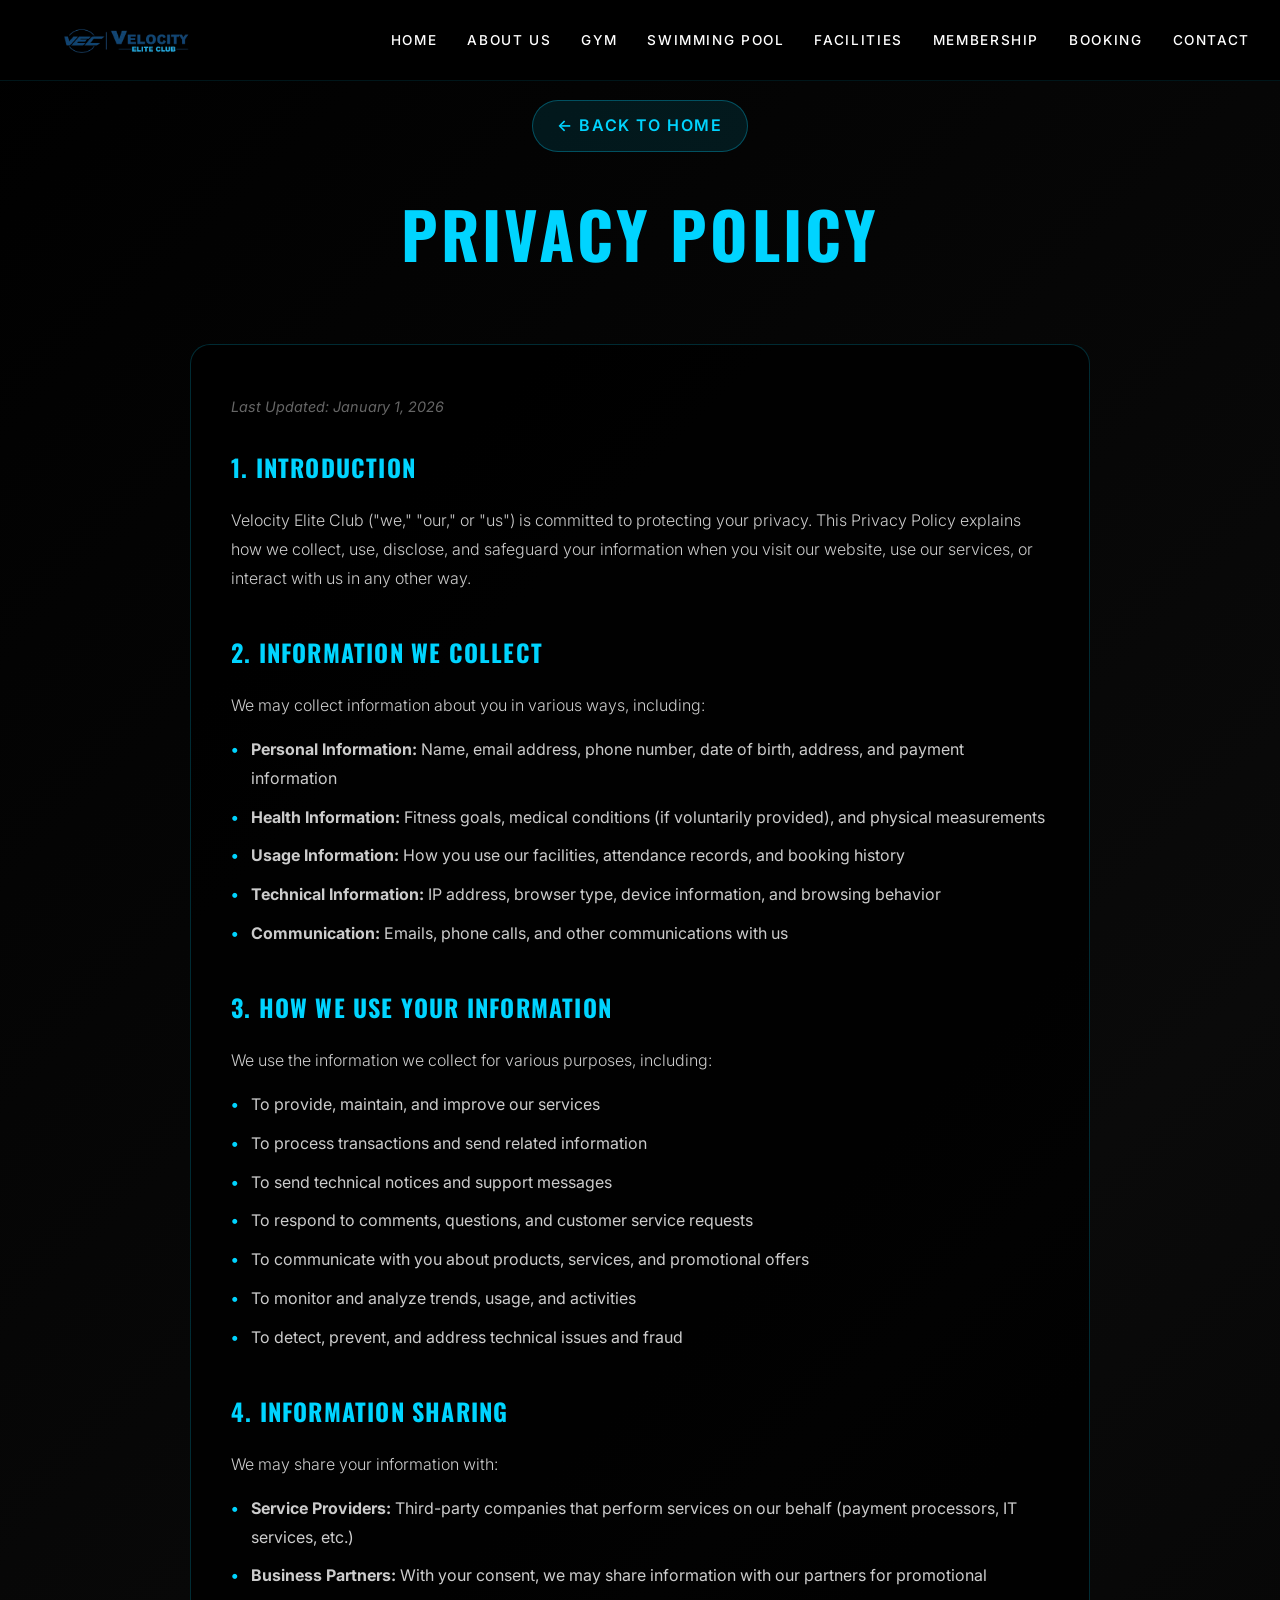
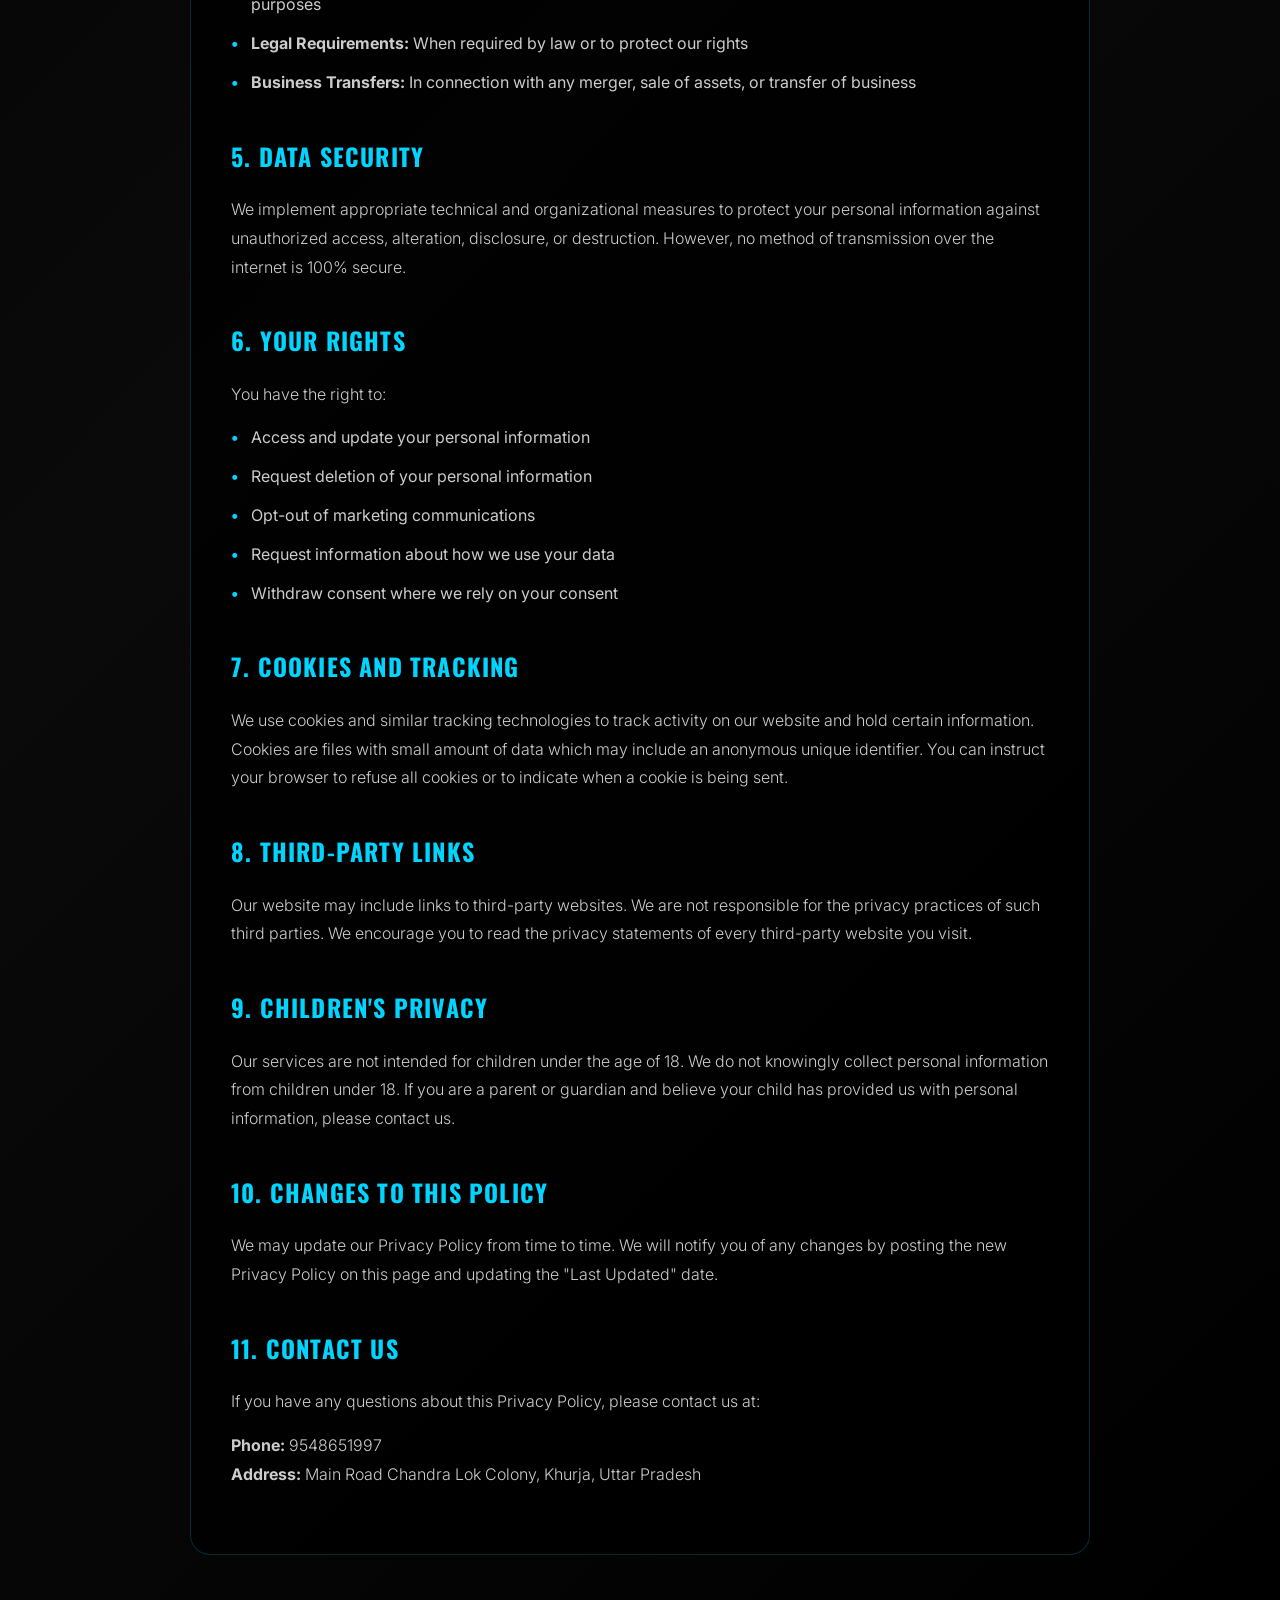
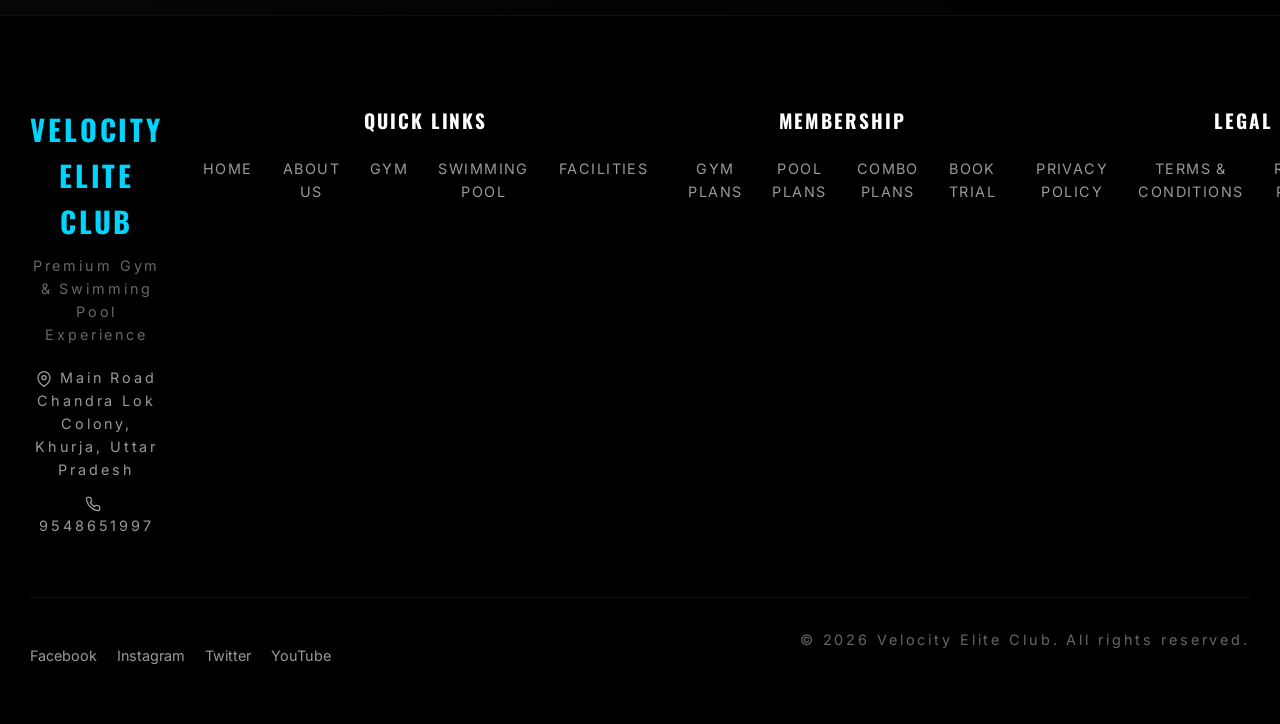
<file: privacy-policy.html>
<!DOCTYPE html>
<html lang="en">
<head>
    <meta charset="UTF-8">
    <meta name="viewport" content="width=device-width, initial-scale=1.0">
    <title>Privacy Policy - Velocity Elite Club</title>
    <link rel="stylesheet" href="styles.css">
    <link href="https://fonts.googleapis.com/css2?family=Oswald:wght@400;600;700&family=Inter:wght@300;400;600&display=swap" rel="stylesheet">
    <style>
        .policy-page {
            min-height: 100vh;
            background: linear-gradient(135deg, #000 0%, #0a0a0a 50%, #000 100%);
            padding: 100px 20px 60px;
        }
        
        .policy-header {
            text-align: center;
            margin-bottom: 60px;
            animation: fadeInUp 1s ease-out;
        }
        
        .policy-title {
            font-family: 'Oswald', sans-serif;
            font-size: clamp(2.5rem, 6vw, 4rem);
            font-weight: 700;
            color: #00d4ff;
            text-transform: uppercase;
            letter-spacing: 0.05em;
            margin-bottom: 1rem;
        }
        
        .back-button {
            display: inline-flex;
            align-items: center;
            gap: 10px;
            background: rgba(0, 212, 255, 0.1);
            border: 1px solid rgba(0, 212, 255, 0.3);
            color: #00d4ff;
            padding: 12px 24px;
            text-decoration: none;
            border-radius: 30px;
            transition: all 0.3s ease;
            font-weight: 600;
            text-transform: uppercase;
            letter-spacing: 0.1em;
            margin-bottom: 30px;
        }
        
        .back-button:hover {
            background: rgba(0, 212, 255, 0.2);
            border-color: #00d4ff;
            transform: translateX(-5px);
        }
        
        .policy-content {
            max-width: 900px;
            margin: 0 auto;
            background: rgba(0, 0, 0, 0.8);
            border: 1px solid rgba(0, 212, 255, 0.2);
            border-radius: 20px;
            padding: 50px 40px;
        }
        
        .policy-section {
            margin-bottom: 40px;
        }
        
        .policy-section:last-child {
            margin-bottom: 0;
        }
        
        .section-heading {
            font-family: 'Oswald', sans-serif;
            font-size: 1.5rem;
            font-weight: 700;
            color: #00d4ff;
            text-transform: uppercase;
            letter-spacing: 0.05em;
            margin-bottom: 20px;
        }
        
        .policy-text {
            color: #ccc;
            font-size: 1rem;
            line-height: 1.8;
            margin-bottom: 15px;
            font-weight: 300;
        }
        
        .policy-list {
            list-style: none;
            padding: 0;
            margin: 15px 0;
        }
        
        .policy-list li {
            color: #ccc;
            font-size: 1rem;
            line-height: 1.8;
            margin-bottom: 10px;
            padding-left: 20px;
            position: relative;
        }
        
        .policy-list li::before {
            content: '•';
            color: #00d4ff;
            position: absolute;
            left: 0;
            font-weight: 700;
        }
        
        .update-date {
            color: #666;
            font-size: 0.9rem;
            margin-bottom: 30px;
            font-style: italic;
        }
        
        @media (max-width: 768px) {
            .policy-page {
                padding: 80px 20px 40px;
            }
            
            .policy-content {
                padding: 30px 20px;
            }
        }
    </style>
</head>
<body>
    <!-- Navigation -->
    <nav class="navbar">
        <div class="nav-container">
            <div class="nav-brand">
                <a href="index.html" class="logo-link">
                    <img src="logo.png" alt="Velocity Elite Club" class="logo-image">
                </a>
            </div>
            <button class="mobile-menu-btn" id="mobileMenuBtn">
                <span></span>
                <span></span>
                <span></span>
            </button>
            <ul class="nav-menu" id="navMenu">
                <li><a href="index.html#home" class="nav-link">Home</a></li>
                <li><a href="index.html#about" class="nav-link">About Us</a></li>
                <li><a href="index.html#gym" class="nav-link">Gym</a></li>
                <li><a href="index.html#pool" class="nav-link">Swimming Pool</a></li>
                <li><a href="index.html#facilities" class="nav-link">Facilities</a></li>
                <li><a href="membership.html" class="nav-link">Membership</a></li>
                <li><a href="index.html#booking" class="nav-link">Booking</a></li>
                <li><a href="contact.html" class="nav-link">Contact</a></li>
            </ul>
        </div>
    </nav>

    <div class="policy-page">
        <div class="policy-header">
            <a href="index.html" class="back-button">← Back to Home</a>
            <h1 class="policy-title">Privacy Policy</h1>
        </div>
        
        <div class="policy-content">
            <p class="update-date">Last Updated: January 1, 2026</p>
            
            <div class="policy-section">
                <h2 class="section-heading">1. Introduction</h2>
                <p class="policy-text">
                    Velocity Elite Club ("we," "our," or "us") is committed to protecting your privacy. This Privacy Policy explains how we collect, use, disclose, and safeguard your information when you visit our website, use our services, or interact with us in any other way.
                </p>
            </div>
            
            <div class="policy-section">
                <h2 class="section-heading">2. Information We Collect</h2>
                <p class="policy-text">We may collect information about you in various ways, including:</p>
                <ul class="policy-list">
                    <li><strong>Personal Information:</strong> Name, email address, phone number, date of birth, address, and payment information</li>
                    <li><strong>Health Information:</strong> Fitness goals, medical conditions (if voluntarily provided), and physical measurements</li>
                    <li><strong>Usage Information:</strong> How you use our facilities, attendance records, and booking history</li>
                    <li><strong>Technical Information:</strong> IP address, browser type, device information, and browsing behavior</li>
                    <li><strong>Communication:</strong> Emails, phone calls, and other communications with us</li>
                </ul>
            </div>
            
            <div class="policy-section">
                <h2 class="section-heading">3. How We Use Your Information</h2>
                <p class="policy-text">We use the information we collect for various purposes, including:</p>
                <ul class="policy-list">
                    <li>To provide, maintain, and improve our services</li>
                    <li>To process transactions and send related information</li>
                    <li>To send technical notices and support messages</li>
                    <li>To respond to comments, questions, and customer service requests</li>
                    <li>To communicate with you about products, services, and promotional offers</li>
                    <li>To monitor and analyze trends, usage, and activities</li>
                    <li>To detect, prevent, and address technical issues and fraud</li>
                </ul>
            </div>
            
            <div class="policy-section">
                <h2 class="section-heading">4. Information Sharing</h2>
                <p class="policy-text">We may share your information with:</p>
                <ul class="policy-list">
                    <li><strong>Service Providers:</strong> Third-party companies that perform services on our behalf (payment processors, IT services, etc.)</li>
                    <li><strong>Business Partners:</strong> With your consent, we may share information with our partners for promotional purposes</li>
                    <li><strong>Legal Requirements:</strong> When required by law or to protect our rights</li>
                    <li><strong>Business Transfers:</strong> In connection with any merger, sale of assets, or transfer of business</li>
                </ul>
            </div>
            
            <div class="policy-section">
                <h2 class="section-heading">5. Data Security</h2>
                <p class="policy-text">
                    We implement appropriate technical and organizational measures to protect your personal information against unauthorized access, alteration, disclosure, or destruction. However, no method of transmission over the internet is 100% secure.
                </p>
            </div>
            
            <div class="policy-section">
                <h2 class="section-heading">6. Your Rights</h2>
                <p class="policy-text">You have the right to:</p>
                <ul class="policy-list">
                    <li>Access and update your personal information</li>
                    <li>Request deletion of your personal information</li>
                    <li>Opt-out of marketing communications</li>
                    <li>Request information about how we use your data</li>
                    <li>Withdraw consent where we rely on your consent</li>
                </ul>
            </div>
            
            <div class="policy-section">
                <h2 class="section-heading">7. Cookies and Tracking</h2>
                <p class="policy-text">
                    We use cookies and similar tracking technologies to track activity on our website and hold certain information. Cookies are files with small amount of data which may include an anonymous unique identifier. You can instruct your browser to refuse all cookies or to indicate when a cookie is being sent.
                </p>
            </div>
            
            <div class="policy-section">
                <h2 class="section-heading">8. Third-Party Links</h2>
                <p class="policy-text">
                    Our website may include links to third-party websites. We are not responsible for the privacy practices of such third parties. We encourage you to read the privacy statements of every third-party website you visit.
                </p>
            </div>
            
            <div class="policy-section">
                <h2 class="section-heading">9. Children's Privacy</h2>
                <p class="policy-text">
                    Our services are not intended for children under the age of 18. We do not knowingly collect personal information from children under 18. If you are a parent or guardian and believe your child has provided us with personal information, please contact us.
                </p>
            </div>
            
            <div class="policy-section">
                <h2 class="section-heading">10. Changes to This Policy</h2>
                <p class="policy-text">
                    We may update our Privacy Policy from time to time. We will notify you of any changes by posting the new Privacy Policy on this page and updating the "Last Updated" date.
                </p>
            </div>
            
            <div class="policy-section">
                <h2 class="section-heading">11. Contact Us</h2>
                <p class="policy-text">
                    If you have any questions about this Privacy Policy, please contact us at:
                </p>
                <p class="policy-text">
                    <strong>Phone:</strong> 9548651997<br>
                    <strong>Address:</strong> Main Road Chandra Lok Colony, Khurja, Uttar Pradesh
                </p>
            </div>
        </div>
    </div>

    <!-- Footer -->
    <footer class="footer">
        <div class="footer-content">
            <div class="footer-grid">
                <div class="footer-brand">
                    <h3>VELOCITY ELITE CLUB</h3>
                    <p>Premium Gym & Swimming Pool Experience</p>
                    <div class="footer-contact">
                        <p><svg width="16" height="16" viewBox="0 0 24 24" fill="none" stroke="currentColor" stroke-width="2" style="vertical-align: middle; margin-right: 8px;"><path d="M21 10c0 7-9 13-9 13s-9-6-9-13a9 9 0 0 1 18 0z"></path><circle cx="12" cy="10" r="3"></circle></svg>Main Road Chandra Lok Colony, Khurja, Uttar Pradesh</p>
                        <p><svg width="16" height="16" viewBox="0 0 24 24" fill="none" stroke="currentColor" stroke-width="2" style="vertical-align: middle; margin-right: 8px;"><path d="M22 16.92v3a2 2 0 0 1-2.18 2 19.79 19.79 0 0 1-8.63-3.07 19.5 19.5 0 0 1-6-6 19.79 19.79 0 0 1-3.07-8.67A2 2 0 0 1 4.11 2h3a2 2 0 0 1 2 1.72 12.84 12.84 0 0 0 .7 2.81 2 2 0 0 1-.45 2.11L8.09 9.91a16 16 0 0 0 6 6l1.27-1.27a2 2 0 0 1 2.11-.45 12.84 12.84 0 0 0 2.81.7A2 2 0 0 1 22 16.92z"></path></svg>9548651997</p>
                    </div>
                </div>
                <div class="footer-links-section">
                    <h4>Quick Links</h4>
                    <ul class="footer-links">
                        <li><a href="index.html#home" class="footer-link">Home</a></li>
                        <li><a href="index.html#about" class="footer-link">About Us</a></li>
                        <li><a href="index.html#gym" class="footer-link">Gym</a></li>
                        <li><a href="index.html#pool" class="footer-link">Swimming Pool</a></li>
                        <li><a href="index.html#facilities" class="footer-link">Facilities</a></li>
                    </ul>
                </div>
                <div class="footer-links-section">
                    <h4>Membership</h4>
                    <ul class="footer-links">
                        <li><a href="index.html#membership" class="footer-link">Gym Plans</a></li>
                        <li><a href="index.html#membership" class="footer-link">Pool Plans</a></li>
                        <li><a href="index.html#membership" class="footer-link">Combo Plans</a></li>
                        <li><a href="index.html#booking" class="footer-link">Book Trial</a></li>
                    </ul>
                </div>
                <div class="footer-links-section">
                    <h4>Legal</h4>
                    <ul class="footer-links">
                        <li><a href="privacy-policy.html" class="footer-link">Privacy Policy</a></li>
                        <li><a href="terms-conditions.html" class="footer-link">Terms & Conditions</a></li>
                        <li><a href="refund-policy.html" class="footer-link">Refund Policy</a></li>
                        <li><a href="contact.html" class="footer-link">Contact Us</a></li>
                    </ul>
                </div>
            </div>
            <div class="footer-bottom">
                <div class="footer-social">
                    <a href="#" class="social-link">Facebook</a>
                    <a href="#" class="social-link">Instagram</a>
                    <a href="#" class="social-link">Twitter</a>
                    <a href="#" class="social-link">YouTube</a>
                </div>
                <p class="footer-copyright">&copy; 2026 Velocity Elite Club. All rights reserved.</p>
            </div>
        </div>
    </footer>
    
    <script src="script.js"></script>
</body>
</html>
</file>
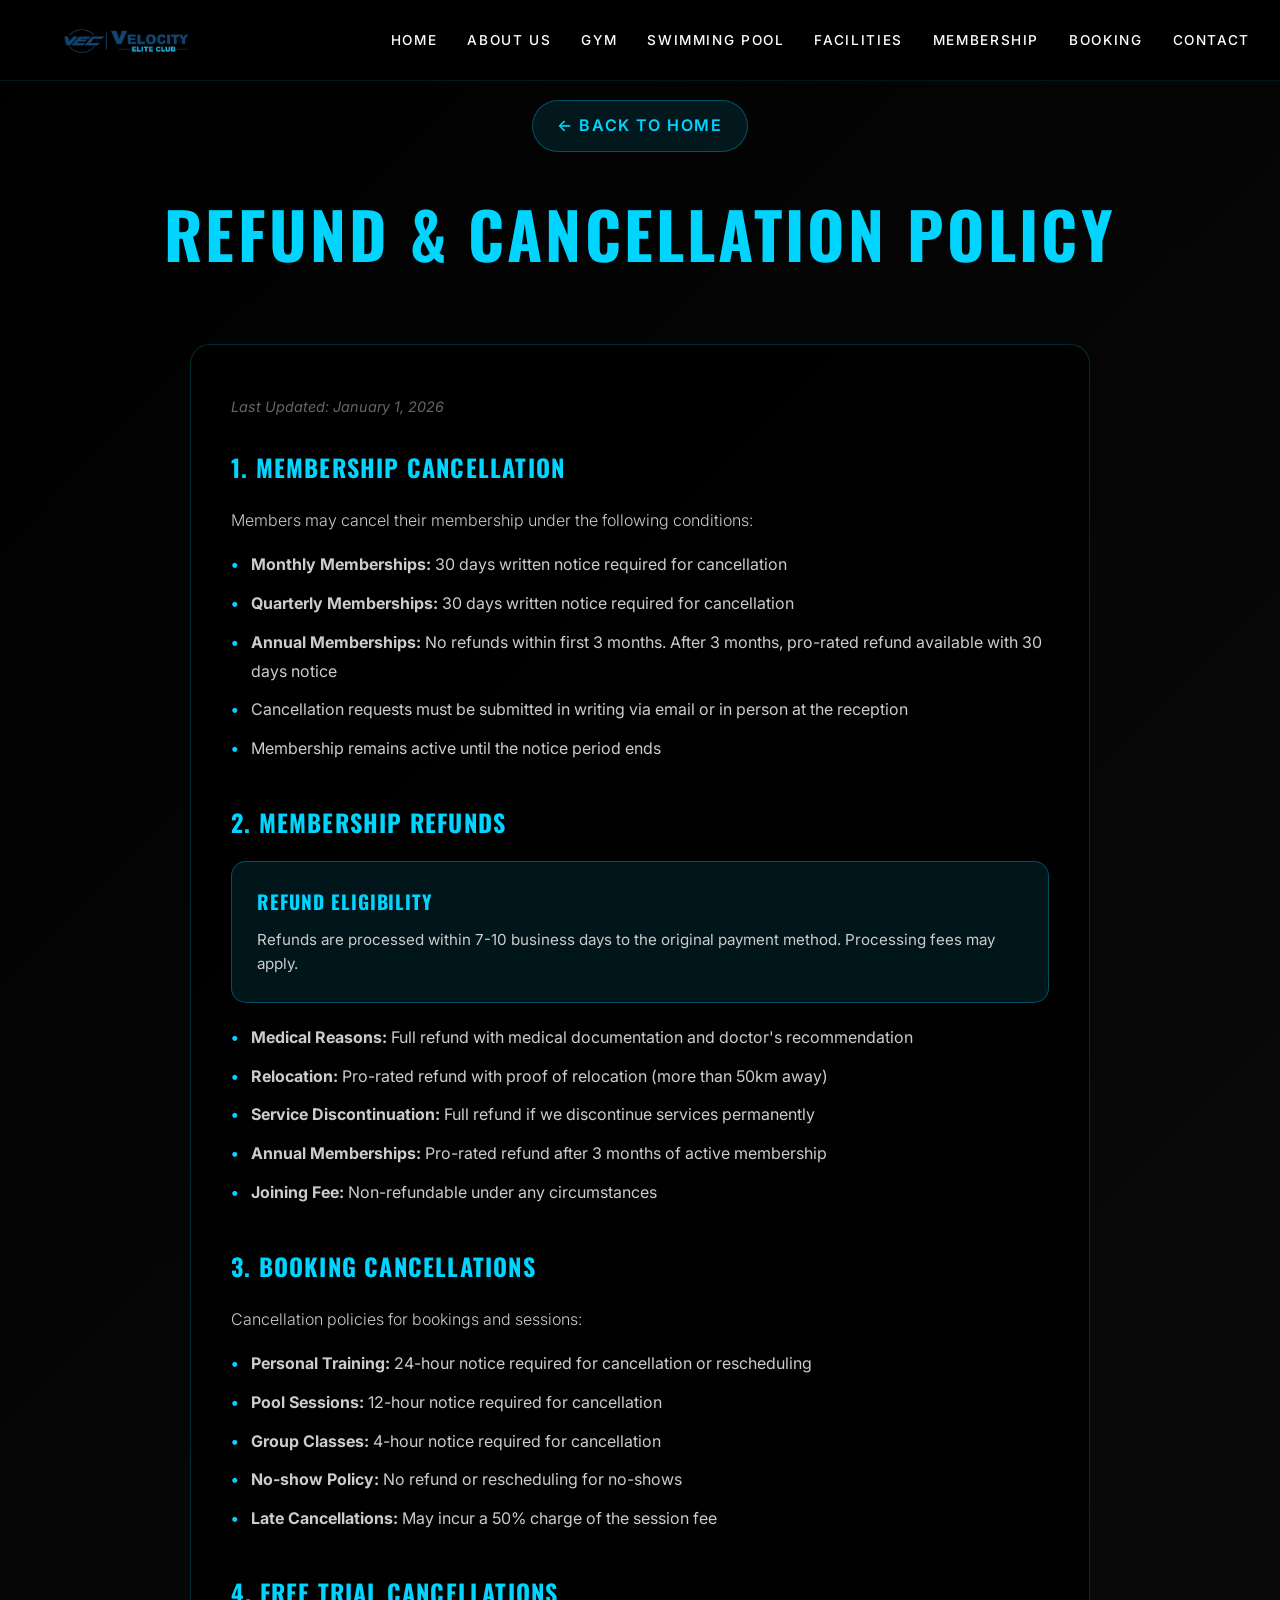
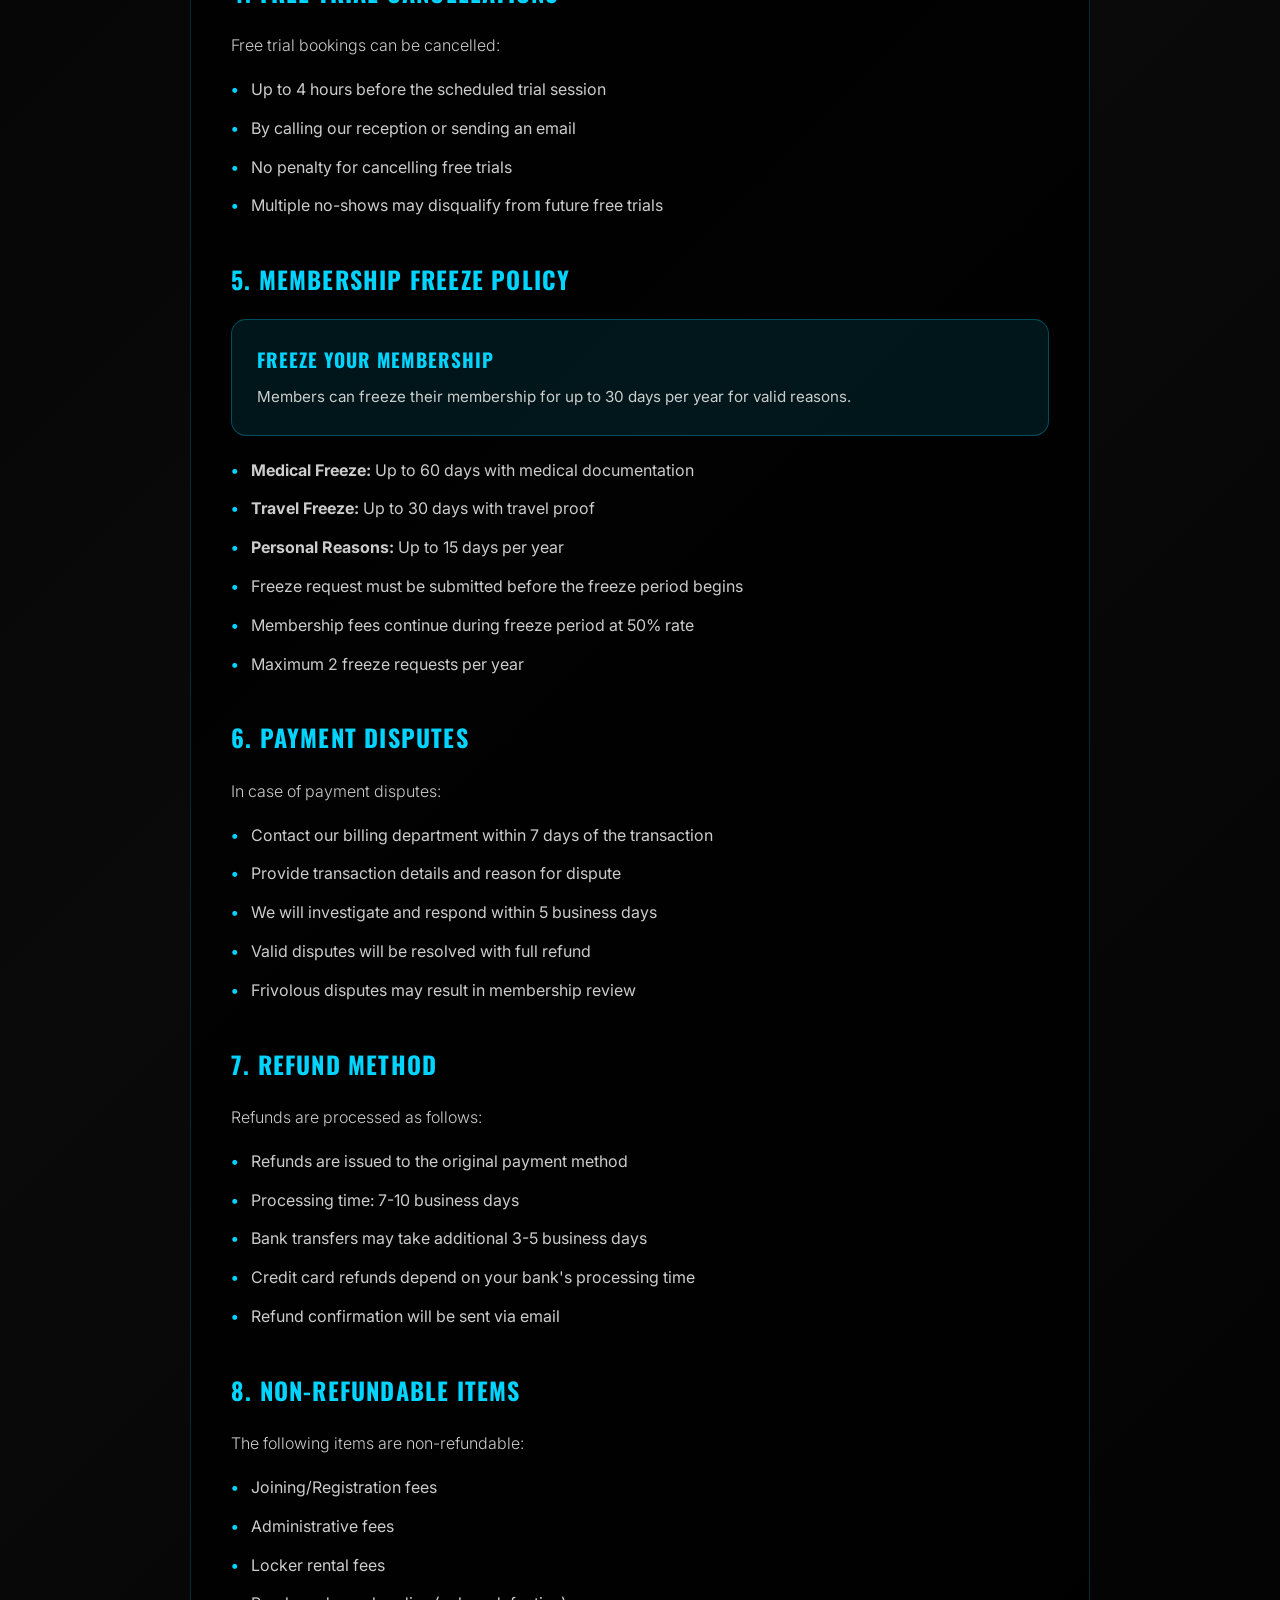
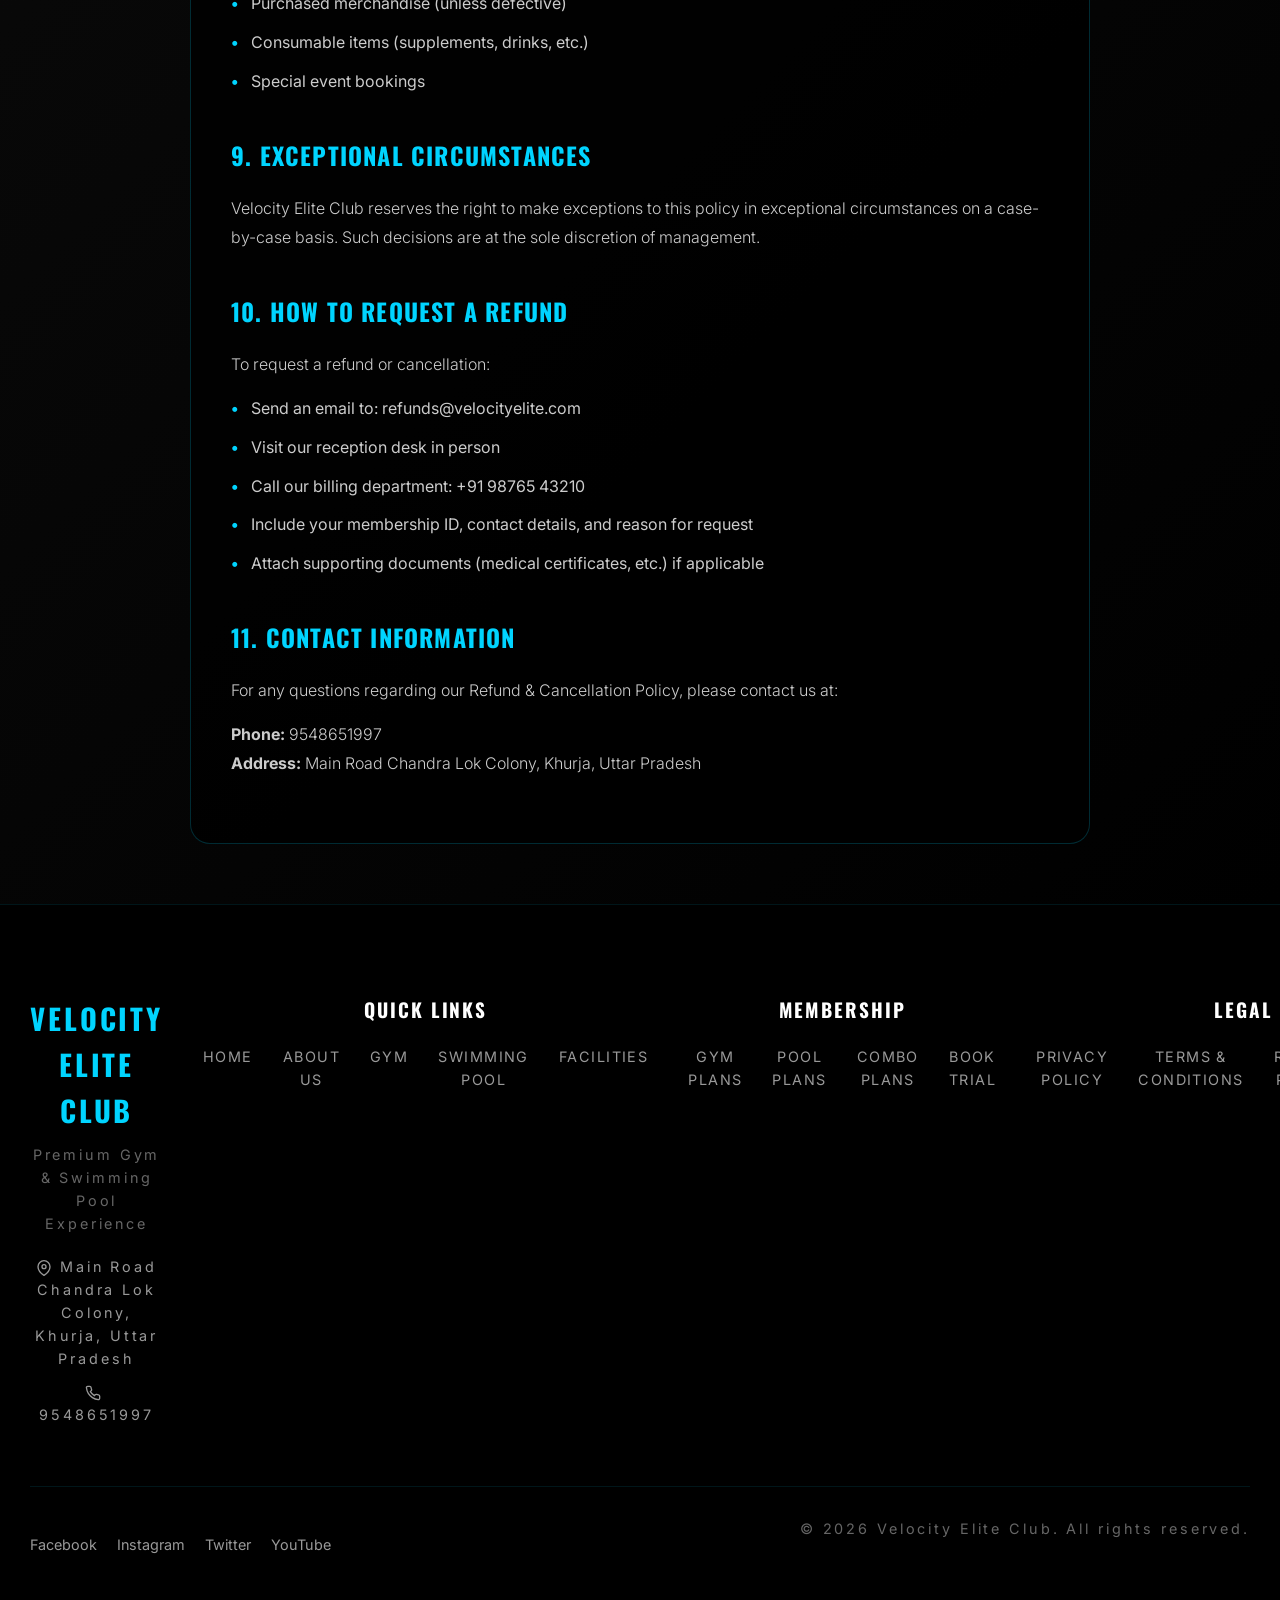
<file: refund-policy.html>
<!DOCTYPE html>
<html lang="en">
<head>
    <meta charset="UTF-8">
    <meta name="viewport" content="width=device-width, initial-scale=1.0">
    <title>Refund & Cancellation Policy - Velocity Elite Club</title>
    <link rel="stylesheet" href="styles.css">
    <link href="https://fonts.googleapis.com/css2?family=Oswald:wght@400;600;700&family=Inter:wght@300;400;600&display=swap" rel="stylesheet">
    <style>
        .refund-page {
            min-height: 100vh;
            background: linear-gradient(135deg, #000 0%, #0a0a0a 50%, #000 100%);
            padding: 100px 20px 60px;
        }
        
        .refund-header {
            text-align: center;
            margin-bottom: 60px;
            animation: fadeInUp 1s ease-out;
        }
        
        .refund-title {
            font-family: 'Oswald', sans-serif;
            font-size: clamp(2.5rem, 6vw, 4rem);
            font-weight: 700;
            color: #00d4ff;
            text-transform: uppercase;
            letter-spacing: 0.05em;
            margin-bottom: 1rem;
        }
        
        .back-button {
            display: inline-flex;
            align-items: center;
            gap: 10px;
            background: rgba(0, 212, 255, 0.1);
            border: 1px solid rgba(0, 212, 255, 0.3);
            color: #00d4ff;
            padding: 12px 24px;
            text-decoration: none;
            border-radius: 30px;
            transition: all 0.3s ease;
            font-weight: 600;
            text-transform: uppercase;
            letter-spacing: 0.1em;
            margin-bottom: 30px;
        }
        
        .back-button:hover {
            background: rgba(0, 212, 255, 0.2);
            border-color: #00d4ff;
            transform: translateX(-5px);
        }
        
        .refund-content {
            max-width: 900px;
            margin: 0 auto;
            background: rgba(0, 0, 0, 0.8);
            border: 1px solid rgba(0, 212, 255, 0.2);
            border-radius: 20px;
            padding: 50px 40px;
        }
        
        .refund-section {
            margin-bottom: 40px;
        }
        
        .refund-section:last-child {
            margin-bottom: 0;
        }
        
        .section-heading {
            font-family: 'Oswald', sans-serif;
            font-size: 1.5rem;
            font-weight: 700;
            color: #00d4ff;
            text-transform: uppercase;
            letter-spacing: 0.05em;
            margin-bottom: 20px;
        }
        
        .refund-text {
            color: #ccc;
            font-size: 1rem;
            line-height: 1.8;
            margin-bottom: 15px;
            font-weight: 300;
        }
        
        .refund-list {
            list-style: none;
            padding: 0;
            margin: 15px 0;
        }
        
        .refund-list li {
            color: #ccc;
            font-size: 1rem;
            line-height: 1.8;
            margin-bottom: 10px;
            padding-left: 20px;
            position: relative;
        }
        
        .refund-list li::before {
            content: '•';
            color: #00d4ff;
            position: absolute;
            left: 0;
            font-weight: 700;
        }
        
        .highlight-box {
            background: rgba(0, 212, 255, 0.1);
            border: 1px solid rgba(0, 212, 255, 0.3);
            border-radius: 15px;
            padding: 25px;
            margin: 20px 0;
        }
        
        .highlight-box h4 {
            font-family: 'Oswald', sans-serif;
            font-size: 1.2rem;
            font-weight: 700;
            color: #00d4ff;
            margin-bottom: 10px;
            text-transform: uppercase;
            letter-spacing: 0.05em;
        }
        
        .highlight-box p {
            color: #ccc;
            font-size: 0.95rem;
            line-height: 1.6;
            margin: 0;
        }
        
        .update-date {
            color: #666;
            font-size: 0.9rem;
            margin-bottom: 30px;
            font-style: italic;
        }
        
        @media (max-width: 768px) {
            .refund-page {
                padding: 80px 20px 40px;
            }
            
            .refund-content {
                padding: 30px 20px;
            }
        }
    </style>
</head>
<body>
    <!-- Navigation -->
    <nav class="navbar">
        <div class="nav-container">
            <div class="nav-brand">
                <a href="index.html" class="logo-link">
                    <img src="logo.png" alt="Velocity Elite Club" class="logo-image">
                </a>
            </div>
            <button class="mobile-menu-btn" id="mobileMenuBtn">
                <span></span>
                <span></span>
                <span></span>
            </button>
            <ul class="nav-menu" id="navMenu">
                <li><a href="index.html#home" class="nav-link">Home</a></li>
                <li><a href="index.html#about" class="nav-link">About Us</a></li>
                <li><a href="index.html#gym" class="nav-link">Gym</a></li>
                <li><a href="index.html#pool" class="nav-link">Swimming Pool</a></li>
                <li><a href="index.html#facilities" class="nav-link">Facilities</a></li>
                <li><a href="membership.html" class="nav-link">Membership</a></li>
                <li><a href="index.html#booking" class="nav-link">Booking</a></li>
                <li><a href="contact.html" class="nav-link">Contact</a></li>
            </ul>
        </div>
    </nav>

    <div class="refund-page">
        <div class="refund-header">
            <a href="index.html" class="back-button">← Back to Home</a>
            <h1 class="refund-title">Refund & Cancellation Policy</h1>
        </div>
        
        <div class="refund-content">
            <p class="update-date">Last Updated: January 1, 2026</p>
            
            <div class="refund-section">
                <h2 class="section-heading">1. Membership Cancellation</h2>
                <p class="refund-text">Members may cancel their membership under the following conditions:</p>
                <ul class="refund-list">
                    <li><strong>Monthly Memberships:</strong> 30 days written notice required for cancellation</li>
                    <li><strong>Quarterly Memberships:</strong> 30 days written notice required for cancellation</li>
                    <li><strong>Annual Memberships:</strong> No refunds within first 3 months. After 3 months, pro-rated refund available with 30 days notice</li>
                    <li>Cancellation requests must be submitted in writing via email or in person at the reception</li>
                    <li>Membership remains active until the notice period ends</li>
                </ul>
            </div>
            
            <div class="refund-section">
                <h2 class="section-heading">2. Membership Refunds</h2>
                <div class="highlight-box">
                    <h4>Refund Eligibility</h4>
                    <p>Refunds are processed within 7-10 business days to the original payment method. Processing fees may apply.</p>
                </div>
                <ul class="refund-list">
                    <li><strong>Medical Reasons:</strong> Full refund with medical documentation and doctor's recommendation</li>
                    <li><strong>Relocation:</strong> Pro-rated refund with proof of relocation (more than 50km away)</li>
                    <li><strong>Service Discontinuation:</strong> Full refund if we discontinue services permanently</li>
                    <li><strong>Annual Memberships:</strong> Pro-rated refund after 3 months of active membership</li>
                    <li><strong>Joining Fee:</strong> Non-refundable under any circumstances</li>
                </ul>
            </div>
            
            <div class="refund-section">
                <h2 class="section-heading">3. Booking Cancellations</h2>
                <p class="refund-text">Cancellation policies for bookings and sessions:</p>
                <ul class="refund-list">
                    <li><strong>Personal Training:</strong> 24-hour notice required for cancellation or rescheduling</li>
                    <li><strong>Pool Sessions:</strong> 12-hour notice required for cancellation</li>
                    <li><strong>Group Classes:</strong> 4-hour notice required for cancellation</li>
                    <li><strong>No-show Policy:</strong> No refund or rescheduling for no-shows</li>
                    <li><strong>Late Cancellations:</strong> May incur a 50% charge of the session fee</li>
                </ul>
            </div>
            
            <div class="refund-section">
                <h2 class="section-heading">4. Free Trial Cancellations</h2>
                <p class="refund-text">Free trial bookings can be cancelled:</p>
                <ul class="refund-list">
                    <li>Up to 4 hours before the scheduled trial session</li>
                    <li>By calling our reception or sending an email</li>
                    <li>No penalty for cancelling free trials</li>
                    <li>Multiple no-shows may disqualify from future free trials</li>
                </ul>
            </div>
            
            <div class="refund-section">
                <h2 class="section-heading">5. Membership Freeze Policy</h2>
                <div class="highlight-box">
                    <h4>Freeze Your Membership</h4>
                    <p>Members can freeze their membership for up to 30 days per year for valid reasons.</p>
                </div>
                <ul class="refund-list">
                    <li><strong>Medical Freeze:</strong> Up to 60 days with medical documentation</li>
                    <li><strong>Travel Freeze:</strong> Up to 30 days with travel proof</li>
                    <li><strong>Personal Reasons:</strong> Up to 15 days per year</li>
                    <li>Freeze request must be submitted before the freeze period begins</li>
                    <li>Membership fees continue during freeze period at 50% rate</li>
                    <li>Maximum 2 freeze requests per year</li>
                </ul>
            </div>
            
            <div class="refund-section">
                <h2 class="section-heading">6. Payment Disputes</h2>
                <p class="refund-text">In case of payment disputes:</p>
                <ul class="refund-list">
                    <li>Contact our billing department within 7 days of the transaction</li>
                    <li>Provide transaction details and reason for dispute</li>
                    <li>We will investigate and respond within 5 business days</li>
                    <li>Valid disputes will be resolved with full refund</li>
                    <li>Frivolous disputes may result in membership review</li>
                </ul>
            </div>
            
            <div class="refund-section">
                <h2 class="section-heading">7. Refund Method</h2>
                <p class="refund-text">Refunds are processed as follows:</p>
                <ul class="refund-list">
                    <li>Refunds are issued to the original payment method</li>
                    <li>Processing time: 7-10 business days</li>
                    <li>Bank transfers may take additional 3-5 business days</li>
                    <li>Credit card refunds depend on your bank's processing time</li>
                    <li>Refund confirmation will be sent via email</li>
                </ul>
            </div>
            
            <div class="refund-section">
                <h2 class="section-heading">8. Non-Refundable Items</h2>
                <p class="refund-text">The following items are non-refundable:</p>
                <ul class="refund-list">
                    <li>Joining/Registration fees</li>
                    <li>Administrative fees</li>
                    <li>Locker rental fees</li>
                    <li>Purchased merchandise (unless defective)</li>
                    <li>Consumable items (supplements, drinks, etc.)</li>
                    <li>Special event bookings</li>
                </ul>
            </div>
            
            <div class="refund-section">
                <h2 class="section-heading">9. Exceptional Circumstances</h2>
                <p class="refund-text">
                    Velocity Elite Club reserves the right to make exceptions to this policy in exceptional circumstances on a case-by-case basis. Such decisions are at the sole discretion of management.
                </p>
            </div>
            
            <div class="refund-section">
                <h2 class="section-heading">10. How to Request a Refund</h2>
                <p class="refund-text">To request a refund or cancellation:</p>
                <ul class="refund-list">
                    <li>Send an email to: refunds@velocityelite.com</li>
                    <li>Visit our reception desk in person</li>
                    <li>Call our billing department: +91 98765 43210</li>
                    <li>Include your membership ID, contact details, and reason for request</li>
                    <li>Attach supporting documents (medical certificates, etc.) if applicable</li>
                </ul>
            </div>
            
            <div class="refund-section">
                <h2 class="section-heading">11. Contact Information</h2>
                <p class="refund-text">
                    For any questions regarding our Refund & Cancellation Policy, please contact us at:
                </p>
                <p class="refund-text">
                    <strong>Phone:</strong> 9548651997<br>
                    <strong>Address:</strong> Main Road Chandra Lok Colony, Khurja, Uttar Pradesh
                </p>
            </div>
        </div>
    </div>

    <!-- Footer -->
    <footer class="footer">
        <div class="footer-content">
            <div class="footer-grid">
                <div class="footer-brand">
                    <h3>VELOCITY ELITE CLUB</h3>
                    <p>Premium Gym & Swimming Pool Experience</p>
                    <div class="footer-contact">
                        <p><svg width="16" height="16" viewBox="0 0 24 24" fill="none" stroke="currentColor" stroke-width="2" style="vertical-align: middle; margin-right: 8px;"><path d="M21 10c0 7-9 13-9 13s-9-6-9-13a9 9 0 0 1 18 0z"></path><circle cx="12" cy="10" r="3"></circle></svg>Main Road Chandra Lok Colony, Khurja, Uttar Pradesh</p>
                        <p><svg width="16" height="16" viewBox="0 0 24 24" fill="none" stroke="currentColor" stroke-width="2" style="vertical-align: middle; margin-right: 8px;"><path d="M22 16.92v3a2 2 0 0 1-2.18 2 19.79 19.79 0 0 1-8.63-3.07 19.5 19.5 0 0 1-6-6 19.79 19.79 0 0 1-3.07-8.67A2 2 0 0 1 4.11 2h3a2 2 0 0 1 2 1.72 12.84 12.84 0 0 0 .7 2.81 2 2 0 0 1-.45 2.11L8.09 9.91a16 16 0 0 0 6 6l1.27-1.27a2 2 0 0 1 2.11-.45 12.84 12.84 0 0 0 2.81.7A2 2 0 0 1 22 16.92z"></path></svg>9548651997</p>
                    </div>
                </div>
                <div class="footer-links-section">
                    <h4>Quick Links</h4>
                    <ul class="footer-links">
                        <li><a href="index.html#home" class="footer-link">Home</a></li>
                        <li><a href="index.html#about" class="footer-link">About Us</a></li>
                        <li><a href="index.html#gym" class="footer-link">Gym</a></li>
                        <li><a href="index.html#pool" class="footer-link">Swimming Pool</a></li>
                        <li><a href="index.html#facilities" class="footer-link">Facilities</a></li>
                    </ul>
                </div>
                <div class="footer-links-section">
                    <h4>Membership</h4>
                    <ul class="footer-links">
                        <li><a href="index.html#membership" class="footer-link">Gym Plans</a></li>
                        <li><a href="index.html#membership" class="footer-link">Pool Plans</a></li>
                        <li><a href="index.html#membership" class="footer-link">Combo Plans</a></li>
                        <li><a href="index.html#booking" class="footer-link">Book Trial</a></li>
                    </ul>
                </div>
                <div class="footer-links-section">
                    <h4>Legal</h4>
                    <ul class="footer-links">
                        <li><a href="privacy-policy.html" class="footer-link">Privacy Policy</a></li>
                        <li><a href="terms-conditions.html" class="footer-link">Terms & Conditions</a></li>
                        <li><a href="refund-policy.html" class="footer-link">Refund Policy</a></li>
                        <li><a href="contact.html" class="footer-link">Contact Us</a></li>
                    </ul>
                </div>
            </div>
            <div class="footer-bottom">
                <div class="footer-social">
                    <a href="#" class="social-link">Facebook</a>
                    <a href="#" class="social-link">Instagram</a>
                    <a href="#" class="social-link">Twitter</a>
                    <a href="#" class="social-link">YouTube</a>
                </div>
                <p class="footer-copyright">&copy; 2026 Velocity Elite Club. All rights reserved.</p>
            </div>
        </div>
    </footer>
    
    <script src="script.js"></script>
</body>
</html>
</file>
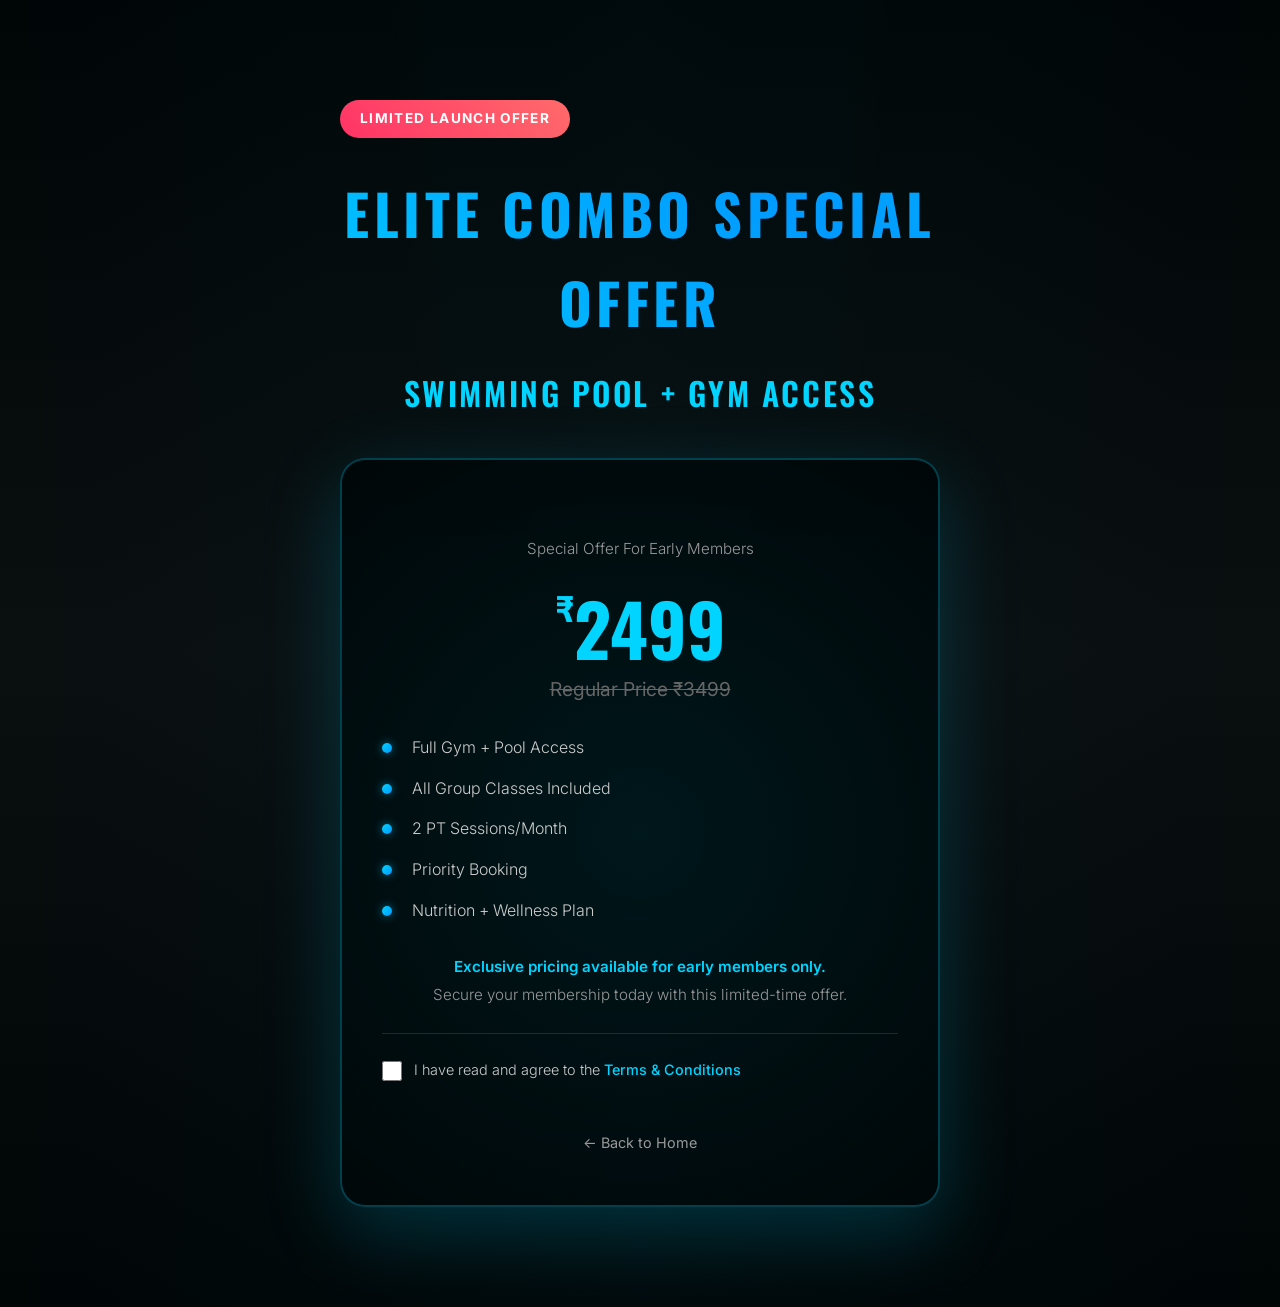
<file: special-offer.html>
<!DOCTYPE html>
<html lang="en">
<head>
    <meta charset="UTF-8">
    <meta name="viewport" content="width=device-width, initial-scale=1.0">
    <title>Gym + Swimming Pool Special Offer in Khurja | Best Fitness Combo Deal | Velocity Elite Club</title>
    <meta name="description" content="Exclusive gym and swimming pool combo offer at Velocity Elite Club - Best fitness club in Khurja and Bulandshahr. Get premium gym access and swimming pool membership at special discounted prices. Limited time offer.">
    <meta name="keywords" content="gym offer khurja, swimming pool offer bulandshahr, gym pool combo khurja, fitness club special offer, best gym deal khurja, swimming pool discount khurja, gym membership offer bulandshahr">
    <meta name="robots" content="index, follow">
    <link rel="canonical" href="https://velocityeliteclub.com/special-offer.html">
    <link rel="stylesheet" href="styles.css">
    <link href="https://fonts.googleapis.com/css2?family=Oswald:wght@400;600;700&family=Inter:wght@300;400;600&display=swap" rel="stylesheet">
    <link rel="icon" href="./logo.png">
    
    <!-- Open Graph Meta Tags -->
    <meta property="og:title" content="Gym + Swimming Pool Special Offer in Khurja | Best Fitness Combo Deal">
    <meta property="og:description" content="Exclusive gym and swimming pool combo offer at Velocity Elite Club - Best fitness club in Khurja and Bulandshahr. Get premium gym access and swimming pool membership at special discounted prices.">
    <meta property="og:type" content="website">
    <meta property="og:url" content="https://velocityeliteclub.com/special-offer.html">
    <meta property="og:image" content="https://velocityeliteclub.com/special offer.png">
    
    <!-- Twitter Card Meta Tags -->
    <meta name="twitter:card" content="summary_large_image">
    <meta name="twitter:title" content="Gym + Swimming Pool Special Offer in Khurja">
    <meta name="twitter:description" content="Exclusive gym and swimming pool combo offer at Velocity Elite Club in Khurja and Bulandshahr. Limited time offer.">
    <meta name="twitter:image" content="https://velocityeliteclub.com/special offer.png">
    
    <!-- Local Business Schema Markup -->
    <script type="application/ld+json">
    {
        "@context": "https://schema.org",
        "@type": "SportsActivityLocation",
        "name": "Velocity Elite Club",
        "description": "Best gym in Khurja and Bulandshahr with premium swimming pool. World-class fitness center, personal training, and recreational club.",
        "url": "https://velocityeliteclub.com",
        "telephone": "+91-9548651997",
        "address": {
            "@type": "PostalAddress",
            "streetAddress": "Main Road Chandra Lok Colony",
            "addressLocality": "Khurja",
            "addressRegion": "Uttar Pradesh",
            "postalCode": "203131",
            "addressCountry": "IN"
        },
        "geo": {
            "@type": "GeoCoordinates",
            "latitude": "28.25",
            "longitude": "77.85"
        },
        "openingHours": "Mo-Su 06:00-22:00",
        "priceRange": "₹₹",
        "image": "https://velocityeliteclub.com/gym.jpeg",
        "aggregateRating": {
            "@type": "AggregateRating",
            "ratingValue": "4.8",
            "reviewCount": "150"
        },
        "amenityFeature": [
            {
                "@type": "LocationFeatureSpecification",
                "name": "Premium Gym",
                "description": "State-of-the-art gym with modern equipment"
            },
            {
                "@type": "LocationFeatureSpecification",
                "name": "Swimming Pool",
                "description": "Clean and well-maintained swimming pool"
            },
            {
                "@type": "LocationFeatureSpecification",
                "name": "Personal Training",
                "description": "Expert 1-to-1 personal coaching"
            }
        ],
        "areaServed": [
            {
                "@type": "City",
                "name": "Khurja"
            },
            {
                "@type": "City",
                "name": "Bulandshahr"
            }
        ]
    }
    </script>
    <style>
        .special-offer-section {
            min-height: 100vh;
            display: flex;
            align-items: center;
            justify-content: center;
            padding: 100px 20px;
            background: linear-gradient(180deg, #000 0%, #0a0a0a 50%, #000 100%);
            position: relative;
        }

        .special-offer-section::before {
            content: '';
            position: absolute;
            top: 0;
            left: -50%;
            width: 200%;
            height: 100%;
            background: linear-gradient(90deg, transparent, rgba(0, 212, 255, 0.05), transparent);
            animation: shimmer 8s linear infinite;
        }

        .offer-content {
            max-width: 600px;
            width: 100%;
            position: relative;
            z-index: 1;
        }

        .offer-badge {
            display: inline-block;
            background: linear-gradient(45deg, #ff3366, #ff6b6b);
            color: #fff;
            padding: 8px 20px;
            border-radius: 25px;
            font-size: 0.85rem;
            font-weight: 700;
            text-transform: uppercase;
            letter-spacing: 0.1em;
            margin-bottom: 30px;
            animation: pulse 2s ease-in-out infinite;
        }

        .offer-title {
            font-family: 'Oswald', sans-serif;
            font-size: clamp(2.5rem, 6vw, 3.5rem);
            font-weight: 700;
            color: #fff;
            text-transform: uppercase;
            letter-spacing: 0.08em;
            text-align: center;
            margin-bottom: 20px;
            background: linear-gradient(45deg, #00d4ff, #0099ff, #00d4ff);
            background-size: 200% 200%;
            -webkit-background-clip: text;
            background-clip: text;
            -webkit-text-fill-color: transparent;
            animation: gradientShift 3s ease-in-out infinite;
        }

        .offer-subtitle {
            font-family: 'Oswald', sans-serif;
            font-size: clamp(1.5rem, 4vw, 2rem);
            font-weight: 600;
            color: #00d4ff;
            text-transform: uppercase;
            letter-spacing: 0.08em;
            text-align: center;
            margin-bottom: 40px;
        }

        .offer-card {
            background: linear-gradient(180deg, rgba(0, 0, 0, 0.95) 0%, rgba(0, 0, 0, 0.85) 100%);
            border: 2px solid rgba(0, 212, 255, 0.3);
            border-radius: 25px;
            padding: 50px 40px;
            text-align: center;
            position: relative;
            overflow: hidden;
            box-shadow: 0 25px 80px rgba(0, 212, 255, 0.2);
            backdrop-filter: blur(10px);
        }

        .offer-card::before {
            content: '';
            position: absolute;
            top: -50%;
            left: -50%;
            width: 200%;
            height: 200%;
            background: radial-gradient(circle, rgba(0, 212, 255, 0.1) 0%, transparent 70%);
            animation: rotate 20s linear infinite;
        }

        @keyframes rotate {
            from { transform: rotate(0deg); }
            to { transform: rotate(360deg); }
        }

        .offer-card-content {
            position: relative;
            z-index: 1;
        }

        .offer-price-container {
            margin: 30px 0;
            display: flex;
            flex-direction: column;
            align-items: center;
            gap: 10px;
        }

        .offer-price {
            font-family: 'Oswald', sans-serif;
            font-size: clamp(3rem, 8vw, 4.5rem);
            font-weight: 700;
            color: #00d4ff;
            line-height: 1;
        }

        .offer-price-currency {
            font-size: 2rem;
            vertical-align: top;
        }

        .regular-price {
            font-size: 1.2rem;
            color: #666;
            text-decoration: line-through;
            font-weight: 400;
        }

        .offer-features {
            list-style: none;
            padding: 0;
            margin: 30px 0;
            text-align: left;
        }

        .offer-features li {
            color: #ccc;
            font-size: 1rem;
            margin-bottom: 15px;
            padding-left: 30px;
            position: relative;
            font-weight: 300;
            line-height: 1.6;
        }

        .offer-features li::before {
            content: '';
            position: absolute;
            left: 0;
            top: 8px;
            width: 10px;
            height: 10px;
            background: linear-gradient(135deg, #00d4ff, #0099ff);
            border-radius: 50%;
            box-shadow: 0 0 10px rgba(0, 212, 255, 0.5);
        }

        .offer-supporting-text {
            color: #999;
            font-size: 0.95rem;
            line-height: 1.8;
            margin: 25px 0;
            font-weight: 300;
        }

        .offer-supporting-text strong {
            color: #00d4ff;
            font-weight: 600;
        }

        .back-button {
            display: inline-block;
            margin-top: 30px;
            color: #999;
            text-decoration: none;
            font-size: 0.9rem;
            transition: color 0.3s ease;
        }

        .back-button:hover {
            color: #00d4ff;
        }

        @media (max-width: 768px) {
            .offer-card {
                padding: 35px 25px;
            }

            .offer-price-container {
                margin: 25px 0;
            }

            .offer-features {
                margin: 25px 0;
            }

            .offer-features li {
                font-size: 0.95rem;
                margin-bottom: 12px;
            }
        }

        .terms-agreement {
            margin-top: 25px;
            padding-top: 25px;
            border-top: 1px solid rgba(0, 212, 255, 0.2);
        }

        .terms-checkbox-wrapper {
            display: flex;
            align-items: flex-start;
            gap: 12px;
            margin-bottom: 20px;
        }

        .terms-checkbox {
            width: 20px;
            height: 20px;
            min-width: 20px;
            margin-top: 2px;
            accent-color: #00d4ff;
            cursor: pointer;
            border: 2px solid rgba(0, 212, 255, 0.5);
            border-radius: 4px;
            background: rgba(0, 0, 0, 0.5);
            transition: all 0.3s ease;
        }

        .terms-checkbox:hover {
            border-color: #00d4ff;
            box-shadow: 0 0 10px rgba(0, 212, 255, 0.3);
        }

        .terms-checkbox:checked {
            background: #00d4ff;
            border-color: #00d4ff;
        }

        .terms-label {
            color: #ccc;
            font-size: 0.9rem;
            line-height: 1.5;
            font-weight: 300;
            cursor: pointer;
            user-select: none;
        }

        .terms-label a {
            color: #00d4ff;
            text-decoration: none;
            font-weight: 500;
            transition: color 0.3s ease;
        }

        .terms-label a:hover {
            color: #0099ff;
            text-decoration: underline;
        }

        .offer-card-content form {
            pointer-events: none;
            opacity: 0.5;
        }

        .offer-card-content.active form {
            pointer-events: auto;
            opacity: 1;
        }

        @media (max-width: 768px) {
            .terms-checkbox-wrapper {
                gap: 10px;
            }

            .terms-checkbox {
                width: 18px;
                height: 18px;
                min-width: 18px;
            }

            .terms-label {
                font-size: 0.85rem;
            }
        }
    </style>
</head>
<body>
    <section class="special-offer-section">
        <div class="offer-content">
            <div class="offer-badge">Limited Launch Offer</div>
            <h1 class="offer-title">Elite Combo Special Offer</h1>
            <p class="offer-subtitle">Swimming Pool + Gym Access</p>
            
            <div class="offer-card">
                <div class="offer-card-content">
                    <p class="offer-supporting-text">Special Offer For Early Members</p>
                    
                    <div class="offer-price-container">
                        <span class="offer-price">
                            <span class="offer-price-currency">₹</span>2499
                        </span>
                        <span class="regular-price">Regular Price ₹3499</span>
                    </div>
                    
                    <ul class="offer-features">
                        <li>Full Gym + Pool Access</li>
                        <li>All Group Classes Included</li>
                        <li>2 PT Sessions/Month</li>
                        <li>Priority Booking</li>
                        <li>Nutrition + Wellness Plan</li>
                    </ul>
                    
                    <p class="offer-supporting-text">
                        <strong>Exclusive pricing available for early members only.</strong><br>
                        Secure your membership today with this limited-time offer.
                    </p>
                    
                    <div class="terms-agreement">
                        <div class="terms-checkbox-wrapper">
                            <input type="checkbox" class="terms-checkbox" id="terms-offer">
                            <label for="terms-offer" class="terms-label">I have read and agree to the <a href="terms-conditions.html" target="_blank">Terms & Conditions</a></label>
                        </div>
                        <form id="payment-offer"><script src="https://checkout.razorpay.com/v1/payment-button.js" data-payment_button_id="pl_Sw51JWa1OAMVm5" async> </script> </form>
                    </div>
                    
                    <a href="index.html" class="back-button">← Back to Home</a>
                </div>
            </div>
        </div>
    </section>

    <script src="script.js"></script>
    <script>
        // Terms checkbox functionality for special offer page
        document.addEventListener('DOMContentLoaded', function() {
            const checkbox = document.getElementById('terms-offer');
            const paymentForm = document.getElementById('payment-offer');
            const offerCardContent = document.querySelector('.offer-card-content');

            if (checkbox && paymentForm && offerCardContent) {
                checkbox.addEventListener('change', function() {
                    if (this.checked) {
                        offerCardContent.classList.add('active');
                    } else {
                        offerCardContent.classList.remove('active');
                    }
                });
            }
        });
    </script>
</body>
</html>
</file>
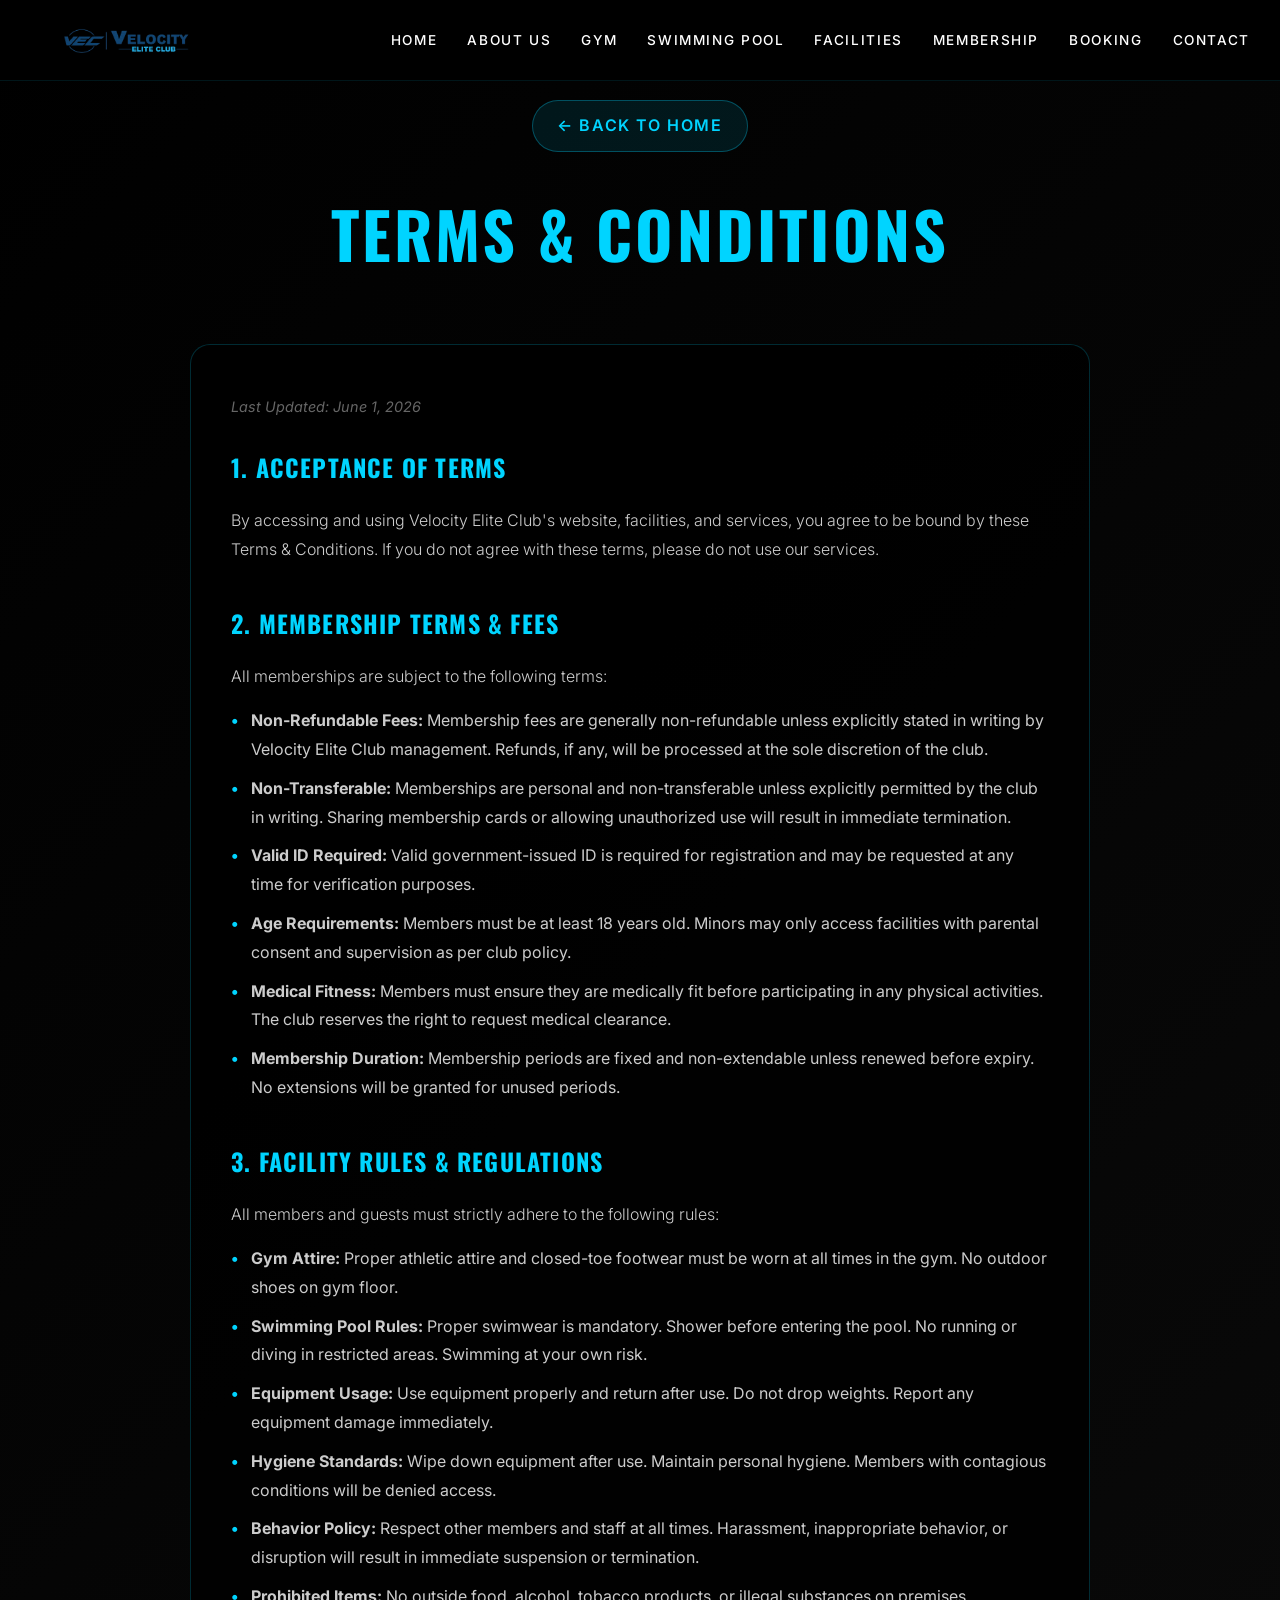
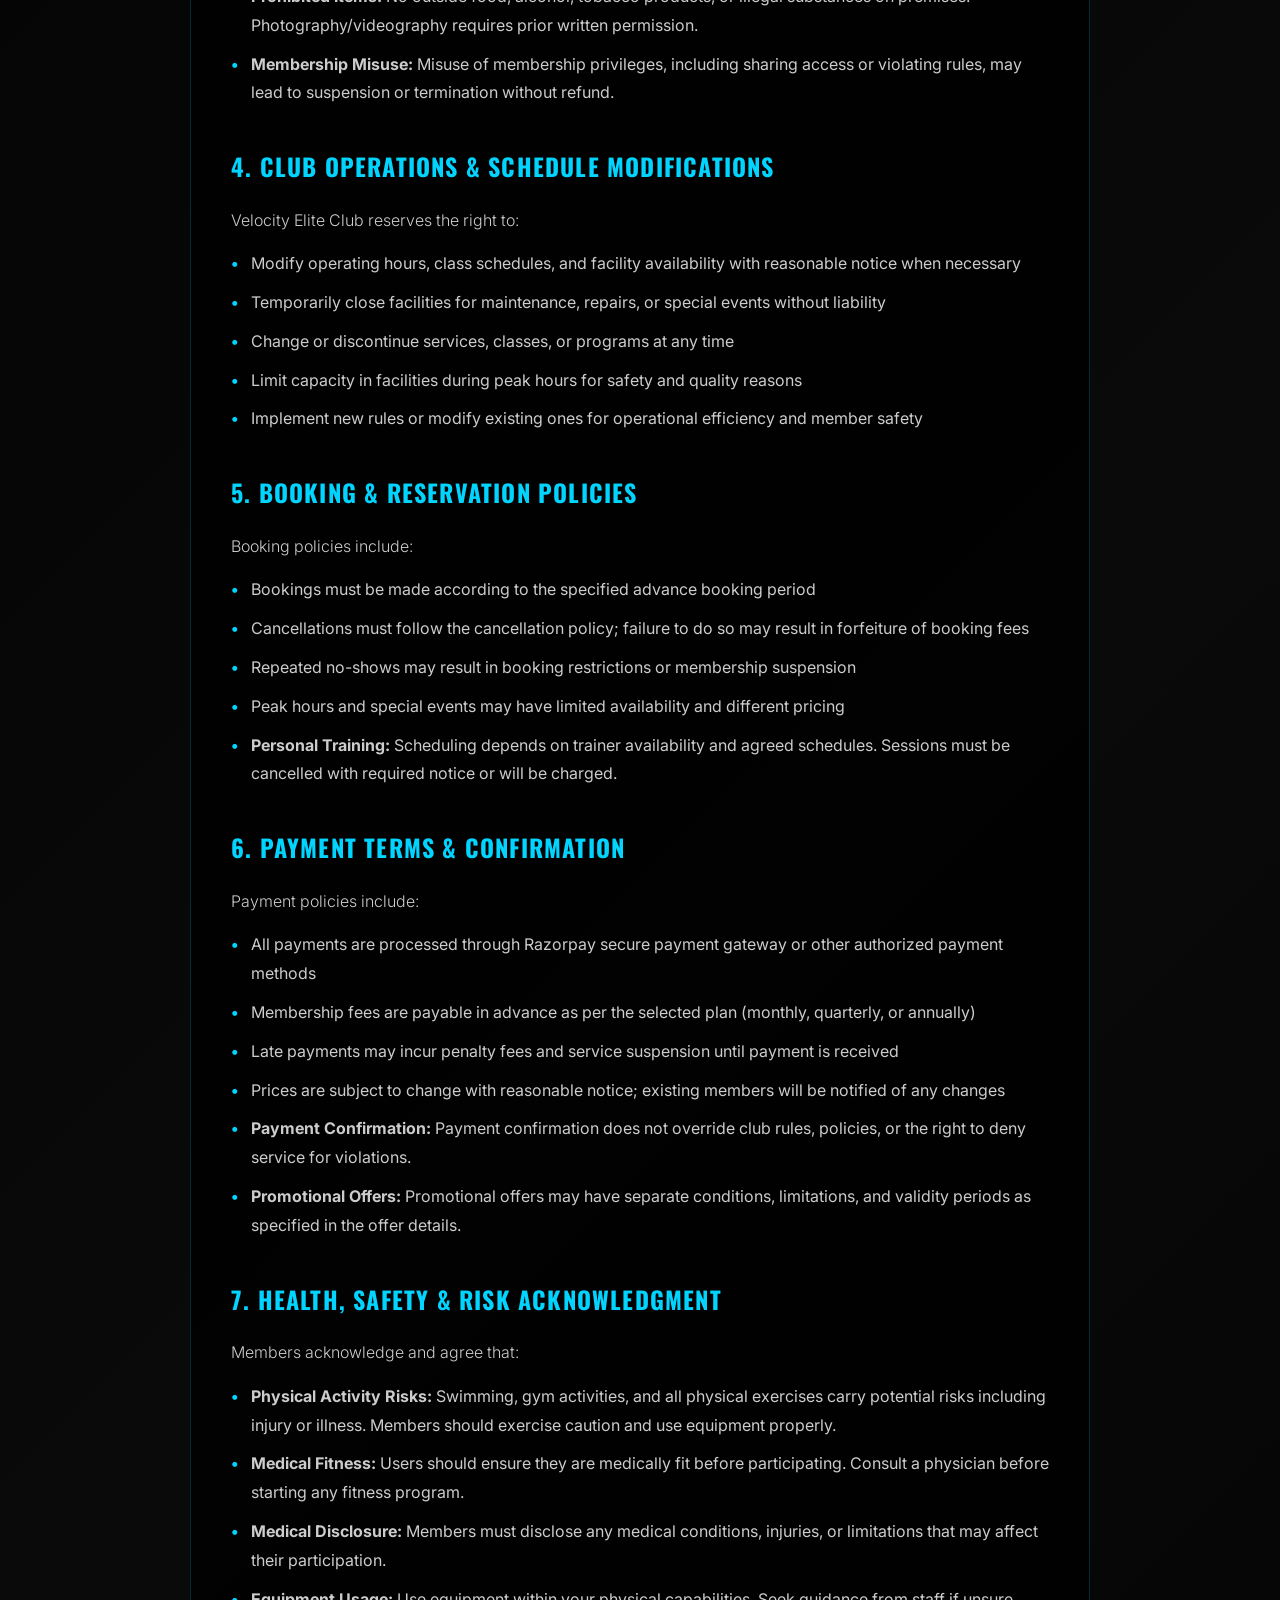
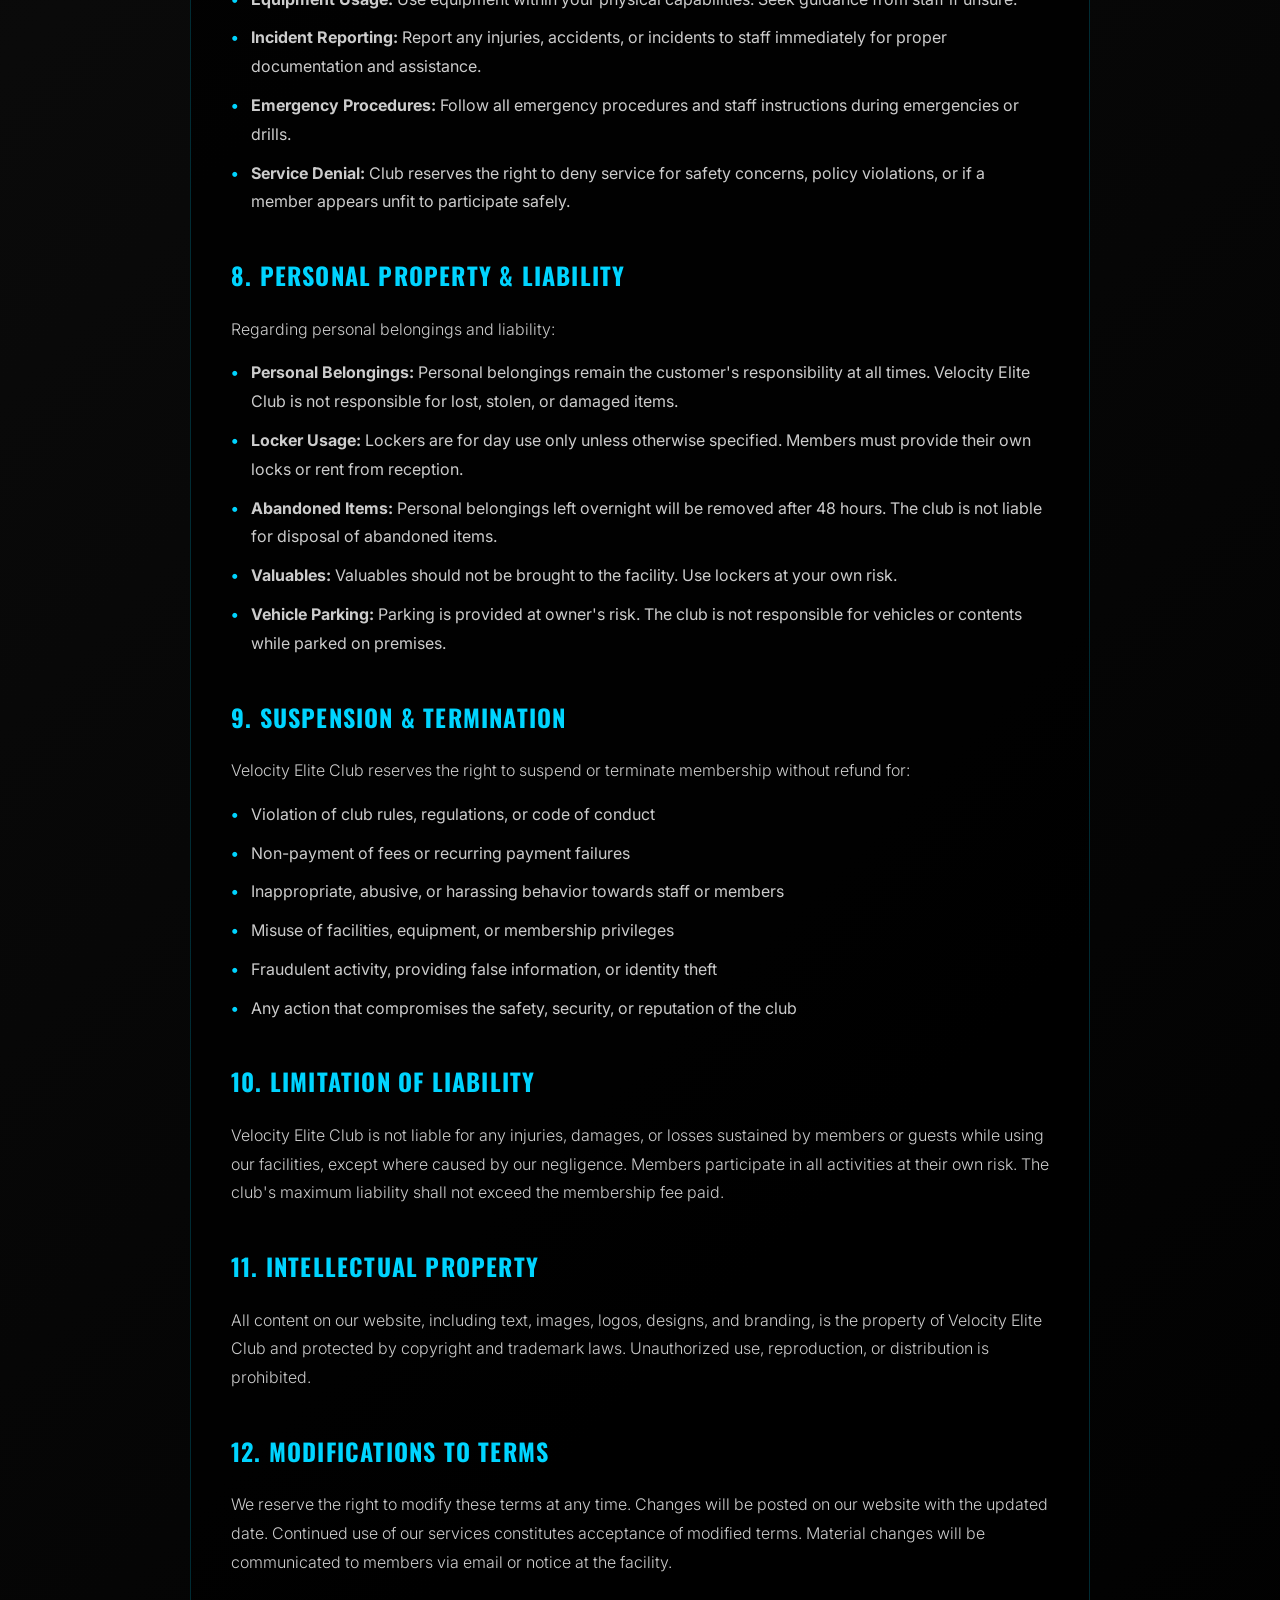
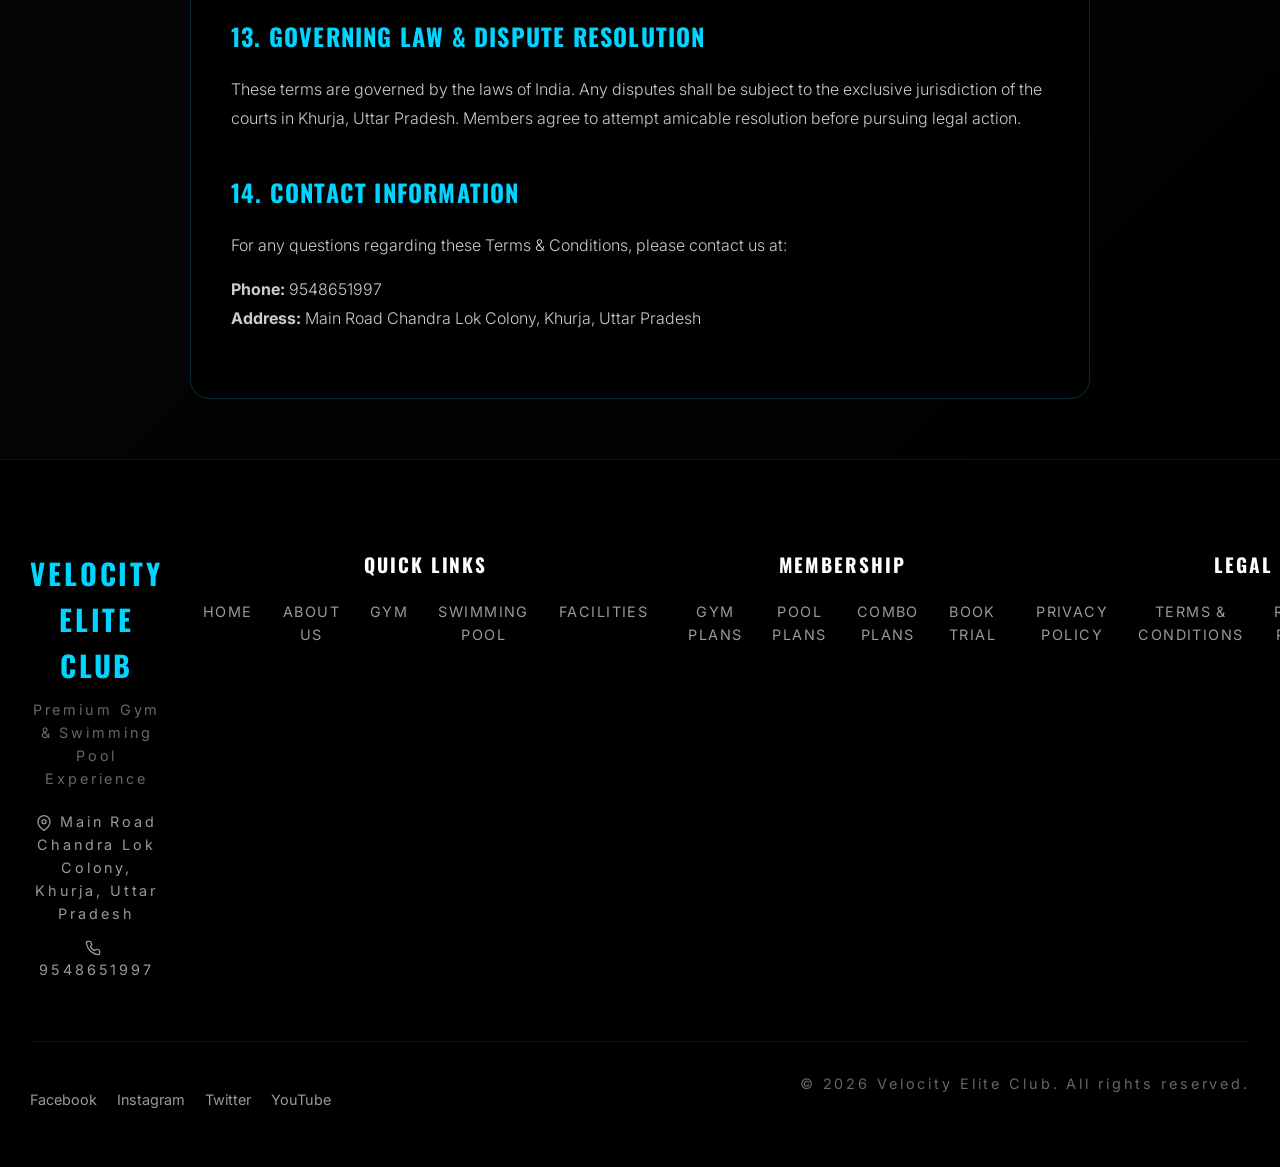
<file: terms-conditions.html>
<!DOCTYPE html>
<html lang="en">
<head>
    <meta charset="UTF-8">
    <meta name="viewport" content="width=device-width, initial-scale=1.0">
    <title>Terms & Conditions - Velocity Elite Club</title>
    <link rel="stylesheet" href="styles.css">
    <link href="https://fonts.googleapis.com/css2?family=Oswald:wght@400;600;700&family=Inter:wght@300;400;600&display=swap" rel="stylesheet">
    <style>
        .terms-page {
            min-height: 100vh;
            background: linear-gradient(135deg, #000 0%, #0a0a0a 50%, #000 100%);
            padding: 100px 20px 60px;
        }
        
        .terms-header {
            text-align: center;
            margin-bottom: 60px;
            animation: fadeInUp 1s ease-out;
        }
        
        .terms-title {
            font-family: 'Oswald', sans-serif;
            font-size: clamp(2.5rem, 6vw, 4rem);
            font-weight: 700;
            color: #00d4ff;
            text-transform: uppercase;
            letter-spacing: 0.05em;
            margin-bottom: 1rem;
        }
        
        .back-button {
            display: inline-flex;
            align-items: center;
            gap: 10px;
            background: rgba(0, 212, 255, 0.1);
            border: 1px solid rgba(0, 212, 255, 0.3);
            color: #00d4ff;
            padding: 12px 24px;
            text-decoration: none;
            border-radius: 30px;
            transition: all 0.3s ease;
            font-weight: 600;
            text-transform: uppercase;
            letter-spacing: 0.1em;
            margin-bottom: 30px;
        }
        
        .back-button:hover {
            background: rgba(0, 212, 255, 0.2);
            border-color: #00d4ff;
            transform: translateX(-5px);
        }
        
        .terms-content {
            max-width: 900px;
            margin: 0 auto;
            background: rgba(0, 0, 0, 0.8);
            border: 1px solid rgba(0, 212, 255, 0.2);
            border-radius: 20px;
            padding: 50px 40px;
        }
        
        .terms-section {
            margin-bottom: 40px;
        }
        
        .terms-section:last-child {
            margin-bottom: 0;
        }
        
        .section-heading {
            font-family: 'Oswald', sans-serif;
            font-size: 1.5rem;
            font-weight: 700;
            color: #00d4ff;
            text-transform: uppercase;
            letter-spacing: 0.05em;
            margin-bottom: 20px;
        }
        
        .terms-text {
            color: #ccc;
            font-size: 1rem;
            line-height: 1.8;
            margin-bottom: 15px;
            font-weight: 300;
        }
        
        .terms-list {
            list-style: none;
            padding: 0;
            margin: 15px 0;
        }
        
        .terms-list li {
            color: #ccc;
            font-size: 1rem;
            line-height: 1.8;
            margin-bottom: 10px;
            padding-left: 20px;
            position: relative;
        }
        
        .terms-list li::before {
            content: '•';
            color: #00d4ff;
            position: absolute;
            left: 0;
            font-weight: 700;
        }
        
        .update-date {
            color: #666;
            font-size: 0.9rem;
            margin-bottom: 30px;
            font-style: italic;
        }
        
        @media (max-width: 768px) {
            .terms-page {
                padding: 80px 20px 40px;
            }
            
            .terms-content {
                padding: 30px 20px;
            }
        }
    </style>
</head>
<body>
    <!-- Navigation -->
    <nav class="navbar">
        <div class="nav-container">
            <div class="nav-brand">
                <a href="index.html" class="logo-link">
                    <img src="logo.png" alt="Velocity Elite Club" class="logo-image">
                </a>
            </div>
            <button class="mobile-menu-btn" id="mobileMenuBtn">
                <span></span>
                <span></span>
                <span></span>
            </button>
            <ul class="nav-menu" id="navMenu">
                <li><a href="index.html#home" class="nav-link">Home</a></li>
                <li><a href="index.html#about" class="nav-link">About Us</a></li>
                <li><a href="index.html#gym" class="nav-link">Gym</a></li>
                <li><a href="index.html#pool" class="nav-link">Swimming Pool</a></li>
                <li><a href="index.html#facilities" class="nav-link">Facilities</a></li>
                <li><a href="membership.html" class="nav-link">Membership</a></li>
                <li><a href="index.html#booking" class="nav-link">Booking</a></li>
                <li><a href="contact.html" class="nav-link">Contact</a></li>
            </ul>
        </div>
    </nav>

    <div class="terms-page">
        <div class="terms-header">
            <a href="index.html" class="back-button">← Back to Home</a>
            <h1 class="terms-title">Terms & Conditions</h1>
        </div>
        
        <div class="terms-content">
            <p class="update-date">Last Updated: June 1, 2026</p>
            
            <div class="terms-section">
                <h2 class="section-heading">1. Acceptance of Terms</h2>
                <p class="terms-text">
                    By accessing and using Velocity Elite Club's website, facilities, and services, you agree to be bound by these Terms & Conditions. If you do not agree with these terms, please do not use our services.
                </p>
            </div>
            
            <div class="terms-section">
                <h2 class="section-heading">2. Membership Terms & Fees</h2>
                <p class="terms-text">All memberships are subject to the following terms:</p>
                <ul class="terms-list">
                    <li><strong>Non-Refundable Fees:</strong> Membership fees are generally non-refundable unless explicitly stated in writing by Velocity Elite Club management. Refunds, if any, will be processed at the sole discretion of the club.</li>
                    <li><strong>Non-Transferable:</strong> Memberships are personal and non-transferable unless explicitly permitted by the club in writing. Sharing membership cards or allowing unauthorized use will result in immediate termination.</li>
                    <li><strong>Valid ID Required:</strong> Valid government-issued ID is required for registration and may be requested at any time for verification purposes.</li>
                    <li><strong>Age Requirements:</strong> Members must be at least 18 years old. Minors may only access facilities with parental consent and supervision as per club policy.</li>
                    <li><strong>Medical Fitness:</strong> Members must ensure they are medically fit before participating in any physical activities. The club reserves the right to request medical clearance.</li>
                    <li><strong>Membership Duration:</strong> Membership periods are fixed and non-extendable unless renewed before expiry. No extensions will be granted for unused periods.</li>
                </ul>
            </div>
            
            <div class="terms-section">
                <h2 class="section-heading">3. Facility Rules & Regulations</h2>
                <p class="terms-text">All members and guests must strictly adhere to the following rules:</p>
                <ul class="terms-list">
                    <li><strong>Gym Attire:</strong> Proper athletic attire and closed-toe footwear must be worn at all times in the gym. No outdoor shoes on gym floor.</li>
                    <li><strong>Swimming Pool Rules:</strong> Proper swimwear is mandatory. Shower before entering the pool. No running or diving in restricted areas. Swimming at your own risk.</li>
                    <li><strong>Equipment Usage:</strong> Use equipment properly and return after use. Do not drop weights. Report any equipment damage immediately.</li>
                    <li><strong>Hygiene Standards:</strong> Wipe down equipment after use. Maintain personal hygiene. Members with contagious conditions will be denied access.</li>
                    <li><strong>Behavior Policy:</strong> Respect other members and staff at all times. Harassment, inappropriate behavior, or disruption will result in immediate suspension or termination.</li>
                    <li><strong>Prohibited Items:</strong> No outside food, alcohol, tobacco products, or illegal substances on premises. Photography/videography requires prior written permission.</li>
                    <li><strong>Membership Misuse:</strong> Misuse of membership privileges, including sharing access or violating rules, may lead to suspension or termination without refund.</li>
                </ul>
            </div>
            
            <div class="terms-section">
                <h2 class="section-heading">4. Club Operations & Schedule Modifications</h2>
                <p class="terms-text">Velocity Elite Club reserves the right to:</p>
                <ul class="terms-list">
                    <li>Modify operating hours, class schedules, and facility availability with reasonable notice when necessary</li>
                    <li>Temporarily close facilities for maintenance, repairs, or special events without liability</li>
                    <li>Change or discontinue services, classes, or programs at any time</li>
                    <li>Limit capacity in facilities during peak hours for safety and quality reasons</li>
                    <li>Implement new rules or modify existing ones for operational efficiency and member safety</li>
                </ul>
            </div>
            
            <div class="terms-section">
                <h2 class="section-heading">5. Booking & Reservation Policies</h2>
                <p class="terms-text">Booking policies include:</p>
                <ul class="terms-list">
                    <li>Bookings must be made according to the specified advance booking period</li>
                    <li>Cancellations must follow the cancellation policy; failure to do so may result in forfeiture of booking fees</li>
                    <li>Repeated no-shows may result in booking restrictions or membership suspension</li>
                    <li>Peak hours and special events may have limited availability and different pricing</li>
                    <li><strong>Personal Training:</strong> Scheduling depends on trainer availability and agreed schedules. Sessions must be cancelled with required notice or will be charged.</li>
                </ul>
            </div>
            
            <div class="terms-section">
                <h2 class="section-heading">6. Payment Terms & Confirmation</h2>
                <p class="terms-text">Payment policies include:</p>
                <ul class="terms-list">
                    <li>All payments are processed through Razorpay secure payment gateway or other authorized payment methods</li>
                    <li>Membership fees are payable in advance as per the selected plan (monthly, quarterly, or annually)</li>
                    <li>Late payments may incur penalty fees and service suspension until payment is received</li>
                    <li>Prices are subject to change with reasonable notice; existing members will be notified of any changes</li>
                    <li><strong>Payment Confirmation:</strong> Payment confirmation does not override club rules, policies, or the right to deny service for violations.</li>
                    <li><strong>Promotional Offers:</strong> Promotional offers may have separate conditions, limitations, and validity periods as specified in the offer details.</li>
                </ul>
            </div>
            
            <div class="terms-section">
                <h2 class="section-heading">7. Health, Safety & Risk Acknowledgment</h2>
                <p class="terms-text">Members acknowledge and agree that:</p>
                <ul class="terms-list">
                    <li><strong>Physical Activity Risks:</strong> Swimming, gym activities, and all physical exercises carry potential risks including injury or illness. Members should exercise caution and use equipment properly.</li>
                    <li><strong>Medical Fitness:</strong> Users should ensure they are medically fit before participating. Consult a physician before starting any fitness program.</li>
                    <li><strong>Medical Disclosure:</strong> Members must disclose any medical conditions, injuries, or limitations that may affect their participation.</li>
                    <li><strong>Equipment Usage:</strong> Use equipment within your physical capabilities. Seek guidance from staff if unsure.</li>
                    <li><strong>Incident Reporting:</strong> Report any injuries, accidents, or incidents to staff immediately for proper documentation and assistance.</li>
                    <li><strong>Emergency Procedures:</strong> Follow all emergency procedures and staff instructions during emergencies or drills.</li>
                    <li><strong>Service Denial:</strong> Club reserves the right to deny service for safety concerns, policy violations, or if a member appears unfit to participate safely.</li>
                </ul>
            </div>
            
            <div class="terms-section">
                <h2 class="section-heading">8. Personal Property & Liability</h2>
                <p class="terms-text">Regarding personal belongings and liability:</p>
                <ul class="terms-list">
                    <li><strong>Personal Belongings:</strong> Personal belongings remain the customer's responsibility at all times. Velocity Elite Club is not responsible for lost, stolen, or damaged items.</li>
                    <li><strong>Locker Usage:</strong> Lockers are for day use only unless otherwise specified. Members must provide their own locks or rent from reception.</li>
                    <li><strong>Abandoned Items:</strong> Personal belongings left overnight will be removed after 48 hours. The club is not liable for disposal of abandoned items.</li>
                    <li><strong>Valuables:</strong> Valuables should not be brought to the facility. Use lockers at your own risk.</li>
                    <li><strong>Vehicle Parking:</strong> Parking is provided at owner's risk. The club is not responsible for vehicles or contents while parked on premises.</li>
                </ul>
            </div>
            
            <div class="terms-section">
                <h2 class="section-heading">9. Suspension & Termination</h2>
                <p class="terms-text">Velocity Elite Club reserves the right to suspend or terminate membership without refund for:</p>
                <ul class="terms-list">
                    <li>Violation of club rules, regulations, or code of conduct</li>
                    <li>Non-payment of fees or recurring payment failures</li>
                    <li>Inappropriate, abusive, or harassing behavior towards staff or members</li>
                    <li>Misuse of facilities, equipment, or membership privileges</li>
                    <li>Fraudulent activity, providing false information, or identity theft</li>
                    <li>Any action that compromises the safety, security, or reputation of the club</li>
                </ul>
            </div>
            
            <div class="terms-section">
                <h2 class="section-heading">10. Limitation of Liability</h2>
                <p class="terms-text">
                    Velocity Elite Club is not liable for any injuries, damages, or losses sustained by members or guests while using our facilities, except where caused by our negligence. Members participate in all activities at their own risk. The club's maximum liability shall not exceed the membership fee paid.
                </p>
            </div>
            
            <div class="terms-section">
                <h2 class="section-heading">11. Intellectual Property</h2>
                <p class="terms-text">
                    All content on our website, including text, images, logos, designs, and branding, is the property of Velocity Elite Club and protected by copyright and trademark laws. Unauthorized use, reproduction, or distribution is prohibited.
                </p>
            </div>
            
            <div class="terms-section">
                <h2 class="section-heading">12. Modifications to Terms</h2>
                <p class="terms-text">
                    We reserve the right to modify these terms at any time. Changes will be posted on our website with the updated date. Continued use of our services constitutes acceptance of modified terms. Material changes will be communicated to members via email or notice at the facility.
                </p>
            </div>
            
            <div class="terms-section">
                <h2 class="section-heading">13. Governing Law & Dispute Resolution</h2>
                <p class="terms-text">
                    These terms are governed by the laws of India. Any disputes shall be subject to the exclusive jurisdiction of the courts in Khurja, Uttar Pradesh. Members agree to attempt amicable resolution before pursuing legal action.
                </p>
            </div>
            
            <div class="terms-section">
                <h2 class="section-heading">14. Contact Information</h2>
                <p class="terms-text">
                    For any questions regarding these Terms & Conditions, please contact us at:
                </p>
                <p class="terms-text">
                    <strong>Phone:</strong> 9548651997<br>
                    <strong>Address:</strong> Main Road Chandra Lok Colony, Khurja, Uttar Pradesh
                </p>
            </div>
        </div>
    </div>

    <!-- Footer -->
    <footer class="footer">
        <div class="footer-content">
            <div class="footer-grid">
                <div class="footer-brand">
                    <h3>VELOCITY ELITE CLUB</h3>
                    <p>Premium Gym & Swimming Pool Experience</p>
                    <div class="footer-contact">
                        <p><svg width="16" height="16" viewBox="0 0 24 24" fill="none" stroke="currentColor" stroke-width="2" style="vertical-align: middle; margin-right: 8px;"><path d="M21 10c0 7-9 13-9 13s-9-6-9-13a9 9 0 0 1 18 0z"></path><circle cx="12" cy="10" r="3"></circle></svg>Main Road Chandra Lok Colony, Khurja, Uttar Pradesh</p>
                        <p><svg width="16" height="16" viewBox="0 0 24 24" fill="none" stroke="currentColor" stroke-width="2" style="vertical-align: middle; margin-right: 8px;"><path d="M22 16.92v3a2 2 0 0 1-2.18 2 19.79 19.79 0 0 1-8.63-3.07 19.5 19.5 0 0 1-6-6 19.79 19.79 0 0 1-3.07-8.67A2 2 0 0 1 4.11 2h3a2 2 0 0 1 2 1.72 12.84 12.84 0 0 0 .7 2.81 2 2 0 0 1-.45 2.11L8.09 9.91a16 16 0 0 0 6 6l1.27-1.27a2 2 0 0 1 2.11-.45 12.84 12.84 0 0 0 2.81.7A2 2 0 0 1 22 16.92z"></path></svg>9548651997</p>
                    </div>
                </div>
                <div class="footer-links-section">
                    <h4>Quick Links</h4>
                    <ul class="footer-links">
                        <li><a href="index.html#home" class="footer-link">Home</a></li>
                        <li><a href="index.html#about" class="footer-link">About Us</a></li>
                        <li><a href="index.html#gym" class="footer-link">Gym</a></li>
                        <li><a href="index.html#pool" class="footer-link">Swimming Pool</a></li>
                        <li><a href="index.html#facilities" class="footer-link">Facilities</a></li>
                    </ul>
                </div>
                <div class="footer-links-section">
                    <h4>Membership</h4>
                    <ul class="footer-links">
                        <li><a href="index.html#membership" class="footer-link">Gym Plans</a></li>
                        <li><a href="index.html#membership" class="footer-link">Pool Plans</a></li>
                        <li><a href="index.html#membership" class="footer-link">Combo Plans</a></li>
                        <li><a href="index.html#booking" class="footer-link">Book Trial</a></li>
                    </ul>
                </div>
                <div class="footer-links-section">
                    <h4>Legal</h4>
                    <ul class="footer-links">
                        <li><a href="privacy-policy.html" class="footer-link">Privacy Policy</a></li>
                        <li><a href="terms-conditions.html" class="footer-link">Terms & Conditions</a></li>
                        <li><a href="refund-policy.html" class="footer-link">Refund Policy</a></li>
                        <li><a href="contact.html" class="footer-link">Contact Us</a></li>
                    </ul>
                </div>
            </div>
            <div class="footer-bottom">
                <div class="footer-social">
                    <a href="#" class="social-link">Facebook</a>
                    <a href="#" class="social-link">Instagram</a>
                    <a href="#" class="social-link">Twitter</a>
                    <a href="#" class="social-link">YouTube</a>
                </div>
                <p class="footer-copyright">&copy; 2026 Velocity Elite Club. All rights reserved.</p>
            </div>
        </div>
    </footer>
    
    <script src="script.js"></script>
</body>
</html>
</file>
<file: styles.css>
/* Reset and Base Styles */
* {
    margin: 0;
    padding: 0;
    box-sizing: border-box;
}

body {
    font-family: 'Inter', sans-serif;
    background: #000;
    color: #fff;
    overflow-x: hidden;
    line-height: 1.6;
}

body.splash-active {
    overflow: hidden;
}

/* Splash Screen */
.splash-screen {
    position: fixed;
    top: 0;
    left: 0;
    width: 100vw;
    height: 100vh;
    background: #000;
    z-index: 9999;
    display: flex;
    align-items: center;
    justify-content: center;
    opacity: 1;
    transition: opacity 1s ease-out, visibility 1s ease-out;
    visibility: visible;
}

/* Special Offer Popup Modal */
.offer-popup {
    position: fixed;
    top: 0;
    left: 0;
    width: 100vw;
    height: 100vh;
    z-index: 9998;
    display: none;
    align-items: center;
    justify-content: center;
    opacity: 0;
    transition: opacity 0.5s ease-out;
}

.offer-popup.show {
    display: flex;
    opacity: 1;
}

.popup-overlay {
    position: absolute;
    top: 0;
    left: 0;
    width: 100%;
    height: 100%;
    background: rgba(0, 0, 0, 0.85);
    backdrop-filter: blur(8px);
}

.popup-content {
    position: relative;
    max-width: 600px;
    width: 90%;
    max-height: 90vh;
    background: linear-gradient(180deg, rgba(0, 0, 0, 0.95) 0%, rgba(0, 0, 0, 0.9) 100%);
    border: 2px solid rgba(0, 212, 255, 0.3);
    border-radius: 20px;
    padding: 30px;
    text-align: center;
    transform: scale(0.8);
    transition: transform 0.5s cubic-bezier(0.68, -0.55, 0.265, 1.55);
    box-shadow: 0 25px 80px rgba(0, 212, 255, 0.3);
    overflow-y: auto;
}

.offer-popup.show .popup-content {
    transform: scale(1);
}

.popup-close {
    position: absolute;
    top: 15px;
    right: 15px;
    width: 40px;
    height: 40px;
    background: rgba(0, 212, 255, 0.2);
    border: 2px solid rgba(0, 212, 255, 0.4);
    border-radius: 50%;
    color: #00d4ff;
    font-size: 28px;
    font-weight: bold;
    cursor: pointer;
    display: flex;
    align-items: center;
    justify-content: center;
    transition: all 0.3s ease;
    z-index: 10;
}

.popup-close:hover {
    background: rgba(0, 212, 255, 0.4);
    border-color: rgba(0, 212, 255, 0.6);
    transform: rotate(90deg);
}

.popup-image-container {
    margin-bottom: 25px;
    cursor: pointer;
    border-radius: 12px;
    overflow: hidden;
    transition: transform 0.3s ease;
}

.popup-image-container:hover {
    transform: scale(1.02);
}

.popup-image {
    width: 100%;
    height: auto;
    display: block;
    border-radius: 12px;
}

.popup-cta {
    background: linear-gradient(135deg, #00d4ff 0%, #0099ff 100%);
    color: #fff;
    border: none;
    padding: 18px 45px;
    font-size: 1rem;
    font-weight: 600;
    text-transform: uppercase;
    letter-spacing: 0.12em;
    cursor: pointer;
    border-radius: 30px;
    transition: all 0.4s cubic-bezier(0.4, 0, 0.2, 1);
    box-shadow: 0 4px 15px rgba(0, 212, 255, 0.3);
    width: 100%;
}

.popup-cta:hover {
    transform: translateY(-3px);
    box-shadow: 0 8px 25px rgba(0, 212, 255, 0.4);
}

/* Responsive Popup */
@media (max-width: 768px) {
    .popup-content {
        width: 95%;
        padding: 20px;
        max-height: 85vh;
    }
    
    .popup-close {
        width: 35px;
        height: 35px;
        font-size: 24px;
        top: 10px;
        right: 10px;
    }
    
    .popup-cta {
        padding: 15px 35px;
        font-size: 0.9rem;
    }
}

.splash-screen.fade-out {
    opacity: 0;
    visibility: hidden;
    pointer-events: none;
}

.splash-logo {
    width: clamp(150px, 40vw, 400px);
    height: auto;
    max-height: 40vh;
    object-fit: contain;
    animation: logoPop 0.8s cubic-bezier(0.68, -0.55, 0.265, 1.55) forwards;
    opacity: 0;
    transform: scale(0.5);
}

@keyframes logoPop {
    0% {
        opacity: 0;
        transform: scale(0.5);
    }
    100% {
        opacity: 1;
        transform: scale(1);
    }
}

/* Main Content */
.main-content {
    opacity: 0;
    transition: opacity 1.5s ease-in;
}

.main-content.visible {
    opacity: 1;
}

/* Hero Section */
.hero {
    height: 100vh;
    position: relative;
    display: flex;
    align-items: center;
    justify-content: center;
    overflow: hidden;
}

.hero-bg {
    position: absolute;
    top: 0;
    left: 0;
    width: 100%;
    height: 100%;
    background: linear-gradient(135deg, #000 0%, #0a0a0a 50%, #000 100%);
    z-index: -1;
}

.hero-content {
    text-align: center;
    z-index: 2;
    animation: fadeInUp 1.5s ease-out;
}

.brand-name {
    font-family: 'Oswald', sans-serif;
    font-size: clamp(4rem, 12vw, 8rem);
    font-weight: 700;
    letter-spacing: 0.1em;
    margin-bottom: 1rem;
    text-transform: uppercase;
    background: linear-gradient(45deg, #00d4ff, #0099ff, #00d4ff);
    background-size: 200% 200%;
    -webkit-background-clip: text;
    background-clip: text;
    -webkit-text-fill-color: transparent;
    animation: gradientShift 3s ease-in-out infinite;
}

.tagline {
    font-family: 'Oswald', sans-serif;
    font-size: clamp(1.5rem, 4vw, 2.5rem);
    font-weight: 600;
    letter-spacing: 0.3em;
    color: #00d4ff;
    text-transform: uppercase;
    margin-bottom: 2rem;
}

.accent-line {
    width: 150px;
    height: 3px;
    background: linear-gradient(90deg, transparent, #00d4ff, transparent);
    margin: 0 auto;
    animation: pulse 2s ease-in-out infinite;
}

/* Feature Sections */
.feature-section {
    padding: 100px 20px;
    position: relative;
    overflow: hidden;
}

.feature-section::before {
    content: '';
    position: absolute;
    top: 0;
    left: -50%;
    width: 200%;
    height: 100%;
    background: linear-gradient(90deg, transparent, rgba(0, 212, 255, 0.05), transparent);
    animation: shimmer 8s linear infinite;
}

.feature-content {
    max-width: 1200px;
    margin: 0 auto;
    display: grid;
    grid-template-columns: 1fr 1fr;
    gap: 60px;
    align-items: center;
    position: relative;
    z-index: 1;
}

.pool-section .feature-content {
    direction: ltr;
}

.gym-section .feature-content {
    direction: rtl;
}

.gym-section .feature-text {
    direction: ltr;
}

.feature-text {
    opacity: 0;
    transform: translateX(-50px);
    transition: all 0.8s ease-out;
}

.feature-text.animate {
    opacity: 1;
    transform: translateX(0);
}

.feature-title {
    font-family: 'Oswald', sans-serif;
    font-size: clamp(2rem, 5vw, 3rem);
    font-weight: 700;
    margin-bottom: 1.8rem;
    color: #fff;
    text-transform: uppercase;
    letter-spacing: 0.08em;
}

.feature-description {
    font-size: 1.1rem;
    line-height: 1.8;
    margin-bottom: 2rem;
    color: #ccc;
    font-weight: 300;
}

.cta-button {
    background: linear-gradient(135deg, #00d4ff 0%, #0099ff 100%);
    color: #fff;
    border: none;
    padding: 16px 45px;
    font-size: 0.9rem;
    font-weight: 600;
    text-transform: uppercase;
    letter-spacing: 0.12em;
    cursor: pointer;
    position: relative;
    overflow: hidden;
    transition: all 0.4s cubic-bezier(0.4, 0, 0.2, 1);
    border-radius: 30px;
    box-shadow: 0 4px 15px rgba(0, 212, 255, 0.3);
}

.cta-button::before {
    content: '';
    position: absolute;
    top: 0;
    left: -100%;
    width: 100%;
    height: 100%;
    background: linear-gradient(90deg, transparent, rgba(255, 255, 255, 0.3), transparent);
    transition: left 0.5s ease;
}

.cta-button:hover {
    transform: translateY(-3px);
    box-shadow: 0 8px 25px rgba(0, 212, 255, 0.4);
}

.cta-button:hover::before {
    left: 100%;
}

.feature-image {
    opacity: 0;
    transform: scale(0.9);
    transition: all 0.8s ease-out;
}

.feature-image.animate {
    opacity: 1;
    transform: scale(1);
}

.feature-image img {
    width: 100%;
    height: auto;
    border-radius: 10px;
    box-shadow: 0 20px 60px rgba(0, 212, 255, 0.2);
    transition: transform 0.3s ease;
}

.feature-image img:hover {
    transform: scale(1.02);
}

/* Footer */
.footer {
    background: linear-gradient(180deg, #000 0%, #0a0a0a 100%);
    padding: 60px 20px 30px;
    text-align: center;
    border-top: 1px solid rgba(0, 212, 255, 0.2);
}

.footer-content h3 {
    font-family: 'Oswald', sans-serif;
    font-size: 2rem;
    color: #00d4ff;
    margin-bottom: 0.5rem;
    text-transform: uppercase;
    letter-spacing: 0.1em;
}

.footer-content p {
    color: #666;
    font-size: 0.9rem;
    margin-bottom: 2rem;
    letter-spacing: 0.2em;
}

.footer-links {
    display: flex;
    justify-content: center;
    gap: 30px;
}

.footer-link {
    color: #999;
    text-decoration: none;
    font-size: 0.9rem;
    text-transform: uppercase;
    letter-spacing: 0.1em;
    transition: color 0.3s ease;
}

.footer-link:hover {
    color: #00d4ff;
}

/* Animations */
@keyframes fadeInUp {
    from {
        opacity: 0;
        transform: translateY(50px);
    }
    to {
        opacity: 1;
        transform: translateY(0);
    }
}

@keyframes gradientShift {
    0%, 100% {
        background-position: 0% 50%;
    }
    50% {
        background-position: 100% 50%;
    }
}

@keyframes pulse {
    0%, 100% {
        opacity: 0.5;
    }
    50% {
        opacity: 1;
    }
}

@keyframes shimmer {
    0% {
        transform: translateX(-100%);
    }
    100% {
        transform: translateX(100%);
    }
}

/* Navigation */
.navbar {
    position: fixed;
    top: 0;
    left: 0;
    width: 100%;
    background: rgba(0, 0, 0, 0.95);
    backdrop-filter: blur(20px);
    z-index: 1000;
    border-bottom: 1px solid rgba(0, 212, 255, 0.1);
    transition: all 0.4s cubic-bezier(0.4, 0, 0.2, 1);
}

.nav-container {
    max-width: 1400px;
    margin: 0 auto;
    padding: 15px 30px;
    display: flex;
    justify-content: space-between;
    align-items: center;
}

.nav-brand {
    display: flex;
    align-items: center;
}

.logo-link {
    display: flex;
    align-items: center;
    text-decoration: none;
}

.logo-image {
    height: 50px;
    width: auto;
    max-width: 180px;
    object-fit: contain;
    transition: transform 0.3s ease;
}

.logo-link:hover .logo-image {
    transform: scale(1.05);
}

.nav-menu {
    display: flex;
    list-style: none;
    gap: 30px;
    margin: 0;
    padding: 0;
}

.nav-link {
    color: #fff;
    text-decoration: none;
    font-size: 0.85rem;
    font-weight: 500;
    text-transform: uppercase;
    letter-spacing: 0.12em;
    transition: color 0.3s ease;
    position: relative;
}

.nav-link::after {
    content: '';
    position: absolute;
    bottom: -5px;
    left: 0;
    width: 0;
    height: 2px;
    background: linear-gradient(90deg, #00d4ff, #0099ff);
    transition: width 0.3s ease;
}

.nav-link:hover {
    color: #00d4ff;
}

.nav-link:hover::after {
    width: 100%;
}

.mobile-menu-btn {
    display: none;
    flex-direction: column;
    gap: 5px;
    background: none;
    border: none;
    cursor: pointer;
    padding: 5px;
}

.mobile-menu-btn span {
    width: 25px;
    height: 2px;
    background: #00d4ff;
    transition: all 0.3s ease;
}

/* Hero Buttons */
.hero-buttons {
    display: flex;
    gap: 20px;
    justify-content: center;
    margin-top: 40px;
}

.cta-button.secondary {
    background: transparent;
    border: 2px solid #00d4ff;
    color: #00d4ff;
}

.cta-button.secondary:hover {
    background: rgba(0, 212, 255, 0.1);
    color: #00d4ff;
}

/* About Section */
.about-section {
    padding: 100px 20px;
    background: linear-gradient(180deg, #000 0%, #0a0a0a 50%, #000 100%);
}

.about-content {
    max-width: 1400px;
    margin: 0 auto;
}

.section-title {
    font-family: 'Oswald', sans-serif;
    font-size: clamp(2.5rem, 6vw, 4rem);
    font-weight: 700;
    color: #fff;
    text-transform: uppercase;
    letter-spacing: 0.08em;
    text-align: center;
    margin-bottom: 70px;
    position: relative;
}

.section-title::after {
    content: '';
    display: block;
    width: 80px;
    height: 2px;
    background: linear-gradient(90deg, transparent, #00d4ff, transparent);
    margin: 25px auto 0;
}

.about-grid {
    display: grid;
    grid-template-columns: 1fr 1fr;
    gap: 60px;
    align-items: center;
}

.about-text {
    opacity: 0;
    transform: translateX(-50px);
    transition: all 0.8s ease-out;
}

.about-text.animate {
    opacity: 1;
    transform: translateX(0);
}

.about-description {
    font-size: 1.1rem;
    line-height: 1.8;
    color: #ccc;
    margin-bottom: 20px;
    font-weight: 300;
}

.about-stats {
    display: grid;
    grid-template-columns: repeat(3, 1fr);
    gap: 30px;
    margin-top: 40px;
}

.stat-item {
    text-align: center;
}

.stat-number {
    display: block;
    font-family: 'Oswald', sans-serif;
    font-size: 2.5rem;
    font-weight: 700;
    color: #00d4ff;
    margin-bottom: 12px;
    line-height: 1;
    letter-spacing: 0.1em;
}

.stat-label {
    font-size: 0.9rem;
    color: #666;
    text-transform: uppercase;
    letter-spacing: 0.1em;
}

.about-image {
    opacity: 0;
    transform: scale(0.9);
    transition: all 0.8s ease-out;
}

.about-image.animate {
    opacity: 1;
    transform: scale(1);
}

.about-image-wrapper {
    position: relative;
    border-radius: 20px;
    overflow: hidden;
    box-shadow: 0 20px 60px rgba(0, 212, 255, 0.2);
}

.about-img {
    width: 100%;
    height: auto;
    display: block;
    transition: transform 0.3s ease;
}

.about-img:hover {
    transform: scale(1.05);
}

/* Feature List */
.feature-list {
    list-style: none;
    padding: 0;
    margin: 30px 0 40px;
}

.feature-list li {
    color: #ccc;
    font-size: 1rem;
    margin-bottom: 16px;
    padding-left: 28px;
    position: relative;
    font-weight: 300;
    line-height: 1.6;
}

.feature-list li::before {
    content: '';
    position: absolute;
    left: 0;
    top: 8px;
    width: 8px;
    height: 8px;
    background: linear-gradient(135deg, #00d4ff, #0099ff);
    border-radius: 50%;
    box-shadow: 0 0 10px rgba(0, 212, 255, 0.5);
}

.feature-buttons {
    display: flex;
    gap: 15px;
    flex-wrap: wrap;
}

/* Facilities Section */
.facilities-section {
    padding: 100px 20px;
    background: linear-gradient(180deg, #000 0%, #0a0a0a 50%, #000 100%);
}

.facilities-content {
    max-width: 1400px;
    margin: 0 auto;
}

.section-subtitle {
    text-align: center;
    font-size: 1.2rem;
    color: #999;
    margin-bottom: 50px;
    font-weight: 300;
}

.facilities-grid {
    display: flex;
    gap: 25px;
    overflow-x: auto;
    scroll-snap-type: x mandatory;
    scroll-behavior: smooth;
    -webkit-overflow-scrolling: touch;
    padding: 20px 5px 40px 5px;
    scrollbar-width: thin;
    scrollbar-color: rgba(0, 212, 255, 0.3) rgba(0, 0, 0, 0.2);
}

.facilities-grid::-webkit-scrollbar {
    height: 8px;
}

.facilities-grid::-webkit-scrollbar-track {
    background: rgba(0, 0, 0, 0.2);
    border-radius: 10px;
}

.facilities-grid::-webkit-scrollbar-thumb {
    background: rgba(0, 212, 255, 0.3);
    border-radius: 10px;
}

.facilities-grid::-webkit-scrollbar-thumb:hover {
    background: rgba(0, 212, 255, 0.5);
}

.facility-card {
    background: linear-gradient(180deg, rgba(0, 0, 0, 0.9) 0%, rgba(0, 0, 0, 0.7) 100%);
    border: 1px solid rgba(0, 212, 255, 0.15);
    border-radius: 16px;
    padding: 45px 35px;
    text-align: center;
    transition: all 0.4s cubic-bezier(0.4, 0, 0.2, 1);
    opacity: 0;
    transform: translateY(30px);
    backdrop-filter: blur(10px);
    flex: 0 0 auto;
    width: 320px;
    scroll-snap-align: start;
}

.facility-card.animate {
    opacity: 1;
    transform: translateY(0);
}

.facility-card:hover {
    transform: translateY(-8px);
    box-shadow: 0 25px 50px rgba(0, 212, 255, 0.15);
    border-color: rgba(0, 212, 255, 0.3);
}

.facility-title {
    font-family: 'Oswald', sans-serif;
    font-size: 1.4rem;
    font-weight: 600;
    color: #fff;
    text-transform: uppercase;
    letter-spacing: 0.08em;
    margin-bottom: 18px;
}

.facility-desc {
    color: #ccc;
    font-size: 0.95rem;
    line-height: 1.6;
    font-weight: 300;
}

/* Membership Section */
.membership-section {
    padding: 100px 20px;
    background: linear-gradient(180deg, #000 0%, #0a0a0a 50%, #000 100%);
}

.membership-content {
    max-width: 1400px;
    margin: 0 auto;
}

.membership-grid {
    display: grid;
    grid-template-columns: repeat(auto-fit, minmax(320px, 1fr));
    gap: 30px;
    margin-top: 50px;
}

.membership-card {
    background: linear-gradient(180deg, rgba(0, 0, 0, 0.9) 0%, rgba(0, 0, 0, 0.7) 100%);
    border: 1px solid rgba(0, 212, 255, 0.15);
    border-radius: 20px;
    padding: 50px 40px;
    text-align: center;
    transition: all 0.4s cubic-bezier(0.4, 0, 0.2, 1);
    position: relative;
    opacity: 0;
    transform: translateY(30px);
    backdrop-filter: blur(10px);
}

.membership-card.animate {
    opacity: 1;
    transform: translateY(0);
}

.membership-card:hover {
    transform: translateY(-8px);
    box-shadow: 0 25px 50px rgba(0, 212, 255, 0.15);
}

.membership-card.featured {
    border-color: rgba(0, 212, 255, 0.4);
    box-shadow: 0 25px 50px rgba(0, 212, 255, 0.2);
}

.membership-badge {
    display: inline-block;
    background: linear-gradient(45deg, #00d4ff, #0099ff);
    color: #fff;
    padding: 5px 15px;
    border-radius: 20px;
    font-size: 0.75rem;
    font-weight: 700;
    text-transform: uppercase;
    letter-spacing: 0.1em;
    margin-bottom: 20px;
}

.membership-badge.popular {
    background: linear-gradient(45deg, #ff3366, #ff6b6b);
}

.membership-title {
    font-family: 'Oswald', sans-serif;
    font-size: 1.8rem;
    font-weight: 700;
    color: #fff;
    text-transform: uppercase;
    letter-spacing: 0.05em;
    margin-bottom: 20px;
}

.membership-price {
    margin-bottom: 30px;
}

.price-currency {
    font-size: 1.5rem;
    color: #00d4ff;
    vertical-align: top;
}

.price-amount {
    font-family: 'Oswald', sans-serif;
    font-size: 3rem;
    font-weight: 700;
    color: #00d4ff;
}

.price-period {
    font-size: 1rem;
    color: #666;
}

.membership-features {
    list-style: none;
    padding: 0;
    margin: 0 0 35px;
    text-align: left;
}

.membership-features li {
    color: #ccc;
    font-size: 0.95rem;
    margin-bottom: 14px;
    padding-left: 28px;
    position: relative;
    font-weight: 300;
    line-height: 1.6;
}

.membership-features li::before {
    content: '';
    position: absolute;
    left: 0;
    top: 8px;
    width: 8px;
    height: 8px;
    background: linear-gradient(135deg, #00d4ff, #0099ff);
    border-radius: 50%;
    box-shadow: 0 0 10px rgba(0, 212, 255, 0.5);
}

.membership-button {
    background: linear-gradient(135deg, #00d4ff 0%, #0099ff 100%);
    color: #fff;
    border: none;
    padding: 16px 35px;
    font-size: 0.9rem;
    font-weight: 600;
    text-transform: uppercase;
    letter-spacing: 0.12em;
    cursor: pointer;
    border-radius: 30px;
    transition: all 0.4s cubic-bezier(0.4, 0, 0.2, 1);
    width: 100%;
    box-shadow: 0 4px 15px rgba(0, 212, 255, 0.3);
}

.membership-button:hover {
    transform: translateY(-3px);
    box-shadow: 0 8px 25px rgba(0, 212, 255, 0.4);
}

.membership-button.featured {
    background: linear-gradient(45deg, #ff3366, #ff6b6b);
}

.membership-button.featured:hover {
    box-shadow: 0 10px 30px rgba(255, 51, 102, 0.3);
}

/* Booking Section */
.booking-section {
    padding: 100px 20px;
    background: linear-gradient(180deg, #000 0%, #0a0a0a 50%, #000 100%);
}

.booking-content {
    max-width: 1400px;
    margin: 0 auto;
}

.booking-options {
    display: grid;
    grid-template-columns: repeat(auto-fit, minmax(350px, 1fr));
    gap: 40px;
    margin-top: 50px;
}

.booking-option {
    background: linear-gradient(180deg, rgba(0, 0, 0, 0.9) 0%, rgba(0, 0, 0, 0.7) 100%);
    border: 1px solid rgba(0, 212, 255, 0.15);
    border-radius: 20px;
    padding: 55px 45px;
    text-align: center;
    transition: all 0.4s cubic-bezier(0.4, 0, 0.2, 1);
    backdrop-filter: blur(10px);
}

.booking-option:hover {
    transform: translateY(-8px);
    box-shadow: 0 25px 50px rgba(0, 212, 255, 0.15);
    border-color: rgba(0, 212, 255, 0.3);
}

.booking-option-title {
    font-family: 'Oswald', sans-serif;
    font-size: 1.8rem;
    font-weight: 700;
    color: #00d4ff;
    text-transform: uppercase;
    letter-spacing: 0.05em;
    margin-bottom: 15px;
}

.booking-option-desc {
    color: #ccc;
    font-size: 1rem;
    line-height: 1.6;
    margin-bottom: 30px;
    font-weight: 300;
}

/* Enhanced Footer */
.footer {
    background: linear-gradient(180deg, rgba(0, 0, 0, 0.95) 0%, #000 100%);
    padding: 90px 30px 40px;
    border-top: 1px solid rgba(0, 212, 255, 0.1);
    overflow: hidden;
}

.footer-grid {
    max-width: 1400px;
    margin: 0 auto;
    display: grid;
    grid-template-columns: 2fr 1fr 1fr 1fr;
    gap: 40px;
    margin-bottom: 50px;
}

.footer-brand h3 {
    font-family: 'Oswald', sans-serif;
    font-size: 1.8rem;
    color: #00d4ff;
    margin-bottom: 10px;
    text-transform: uppercase;
    letter-spacing: 0.1em;
}

.footer-brand > p {
    color: #666;
    font-size: 0.9rem;
    margin-bottom: 20px;
    line-height: 1.6;
}

.footer-contact {
    margin-top: 20px;
}

.footer-contact p {
    color: #999;
    font-size: 0.9rem;
    margin-bottom: 10px;
    line-height: 1.6;
    word-wrap: break-word;
}

.footer-links-section h4 {
    font-family: 'Oswald', sans-serif;
    font-size: 1.2rem;
    color: #fff;
    margin-bottom: 20px;
    text-transform: uppercase;
    letter-spacing: 0.1em;
}

.footer-links {
    list-style: none;
    padding: 0;
    margin: 0;
}

.footer-links li {
    margin-bottom: 12px;
}

.footer-link {
    color: #999;
    text-decoration: none;
    font-size: 0.9rem;
    transition: color 0.3s ease;
    display: block;
    line-height: 1.6;
}

.footer-link:hover {
    color: #00d4ff;
}

.footer-bottom {
    max-width: 1400px;
    margin: 0 auto;
    display: flex;
    justify-content: space-between;
    align-items: center;
    padding-top: 30px;
    border-top: 1px solid rgba(0, 212, 255, 0.1);
    flex-wrap: wrap;
    gap: 20px;
}

.footer-social {
    display: flex;
    gap: 20px;
    flex-wrap: wrap;
}

.social-link {
    color: #999;
    text-decoration: none;
    font-size: 0.9rem;
    transition: color 0.3s ease;
    white-space: nowrap;
}

.social-link:hover {
    color: #00d4ff;
}

.footer-copyright {
    color: #666;
    font-size: 0.85rem;
    white-space: nowrap;
}

/* Responsive Design */
@media (max-width: 768px) {
    .facility-card {
        width: 280px;
        padding: 35px 25px;
    }
    
    .facilities-grid {
        gap: 20px;
        padding: 15px 5px 35px 5px;
    }
    
    .feature-content {
        grid-template-columns: 1fr;
        gap: 40px;
        text-align: center;
    }
    
    .gym-section .feature-content {
        direction: ltr;
    }
    
    .feature-text {
        transform: translateY(30px);
    }
    
    .feature-text.animate {
        transform: translateY(0);
    }
    
    .footer-links {
        flex-direction: column;
        gap: 15px;
    }
    
    .brand-name {
        font-size: clamp(3rem, 10vw, 5rem);
    }
    
    .tagline {
        font-size: clamp(1.2rem, 3vw, 1.8rem);
    }
    
    /* Navigation Mobile */
    .mobile-menu-btn {
        display: flex;
    }
    
    .nav-menu {
        position: fixed;
        top: 70px;
        left: -100%;
        width: 100%;
        height: calc(100vh - 70px);
        background: rgba(0, 0, 0, 0.98);
        flex-direction: column;
        padding: 40px 20px;
        gap: 20px;
        transition: left 0.3s ease;
    }
    
    .nav-menu.active {
        left: 0;
    }
    
    .nav-link {
        font-size: 1.2rem;
        padding: 15px;
        border-bottom: 1px solid rgba(0, 212, 255, 0.1);
    }
    
    /* About Section Mobile */
    .about-grid {
        grid-template-columns: 1fr;
        gap: 40px;
    }
    
    .about-stats {
        grid-template-columns: 1fr;
        gap: 20px;
    }
    
    /* Hero Buttons Mobile */
    .hero-buttons {
        flex-direction: column;
        gap: 15px;
    }
    
    /* Footer Mobile */
    .footer-grid {
        grid-template-columns: 1fr;
        gap: 30px;
    }
    
    .footer-bottom {
        flex-direction: column;
        gap: 20px;
        text-align: center;
    }
    
    .footer-social {
        flex-wrap: wrap;
        justify-content: center;
    }
    
    /* Feature Buttons Mobile */
    .feature-buttons {
        flex-direction: column;
    }
    
    .feature-buttons .cta-button {
        width: 100%;
    }
    
    /* Logo Mobile */
    .logo-image {
        height: 40px;
        max-width: 140px;
    }
    
    /* Footer Mobile */
    .footer {
        padding: 60px 20px 30px;
    }
    
    .footer-grid {
        grid-template-columns: 1fr;
        gap: 30px;
        text-align: center;
    }
    
    .footer-brand {
        text-align: center;
    }
    
    .footer-contact {
        text-align: center;
    }
    
    .footer-links-section {
        text-align: center;
    }
    
    .footer-bottom {
        flex-direction: column;
        gap: 20px;
        text-align: center;
    }
    
    .footer-social {
        justify-content: center;
    }
    
    /* Very small screens - allow vertical stacking if absolutely necessary */
    @media (max-width: 350px) {
        .premium-features-grid {
            flex-direction: column;
            overflow-x: visible;
        }
        
        .premium-feature-card {
            width: 100%;
        }
        
        .ladies-batch-features {
            grid-template-columns: 1fr;
        }
        
        .ladies-batch-timing {
            flex-direction: column;
            text-align: center;
        }
        
        .timing-text {
            text-align: center;
        }
    }
}

/* Tablet Responsive */
@media (min-width: 769px) and (max-width: 1024px) {
    .facility-card {
        width: 300px;
    }
    
    .facilities-grid {
        gap: 22px;
    }
    
    .footer-grid {
        grid-template-columns: 1fr 1fr;
        gap: 30px;
    }
    
    .footer-brand {
        grid-column: span 2;
        text-align: center;
    }
    
    .footer-contact {
        text-align: center;
    }
    
    .footer-links-section {
        text-align: center;
    }
    
    .footer-bottom {
        flex-direction: column;
        gap: 15px;
        text-align: center;
    }
    
    .footer-social {
        justify-content: center;
    }
    
    .ladies-batch-features {
        grid-template-columns: repeat(2, 1fr);
    }
    
    .premium-membership-cards-grid {
        grid-template-columns: 1fr;
    }
}

/* Large Desktop */
@media (min-width: 1400px) {
    .facility-card {
        width: 340px;
    }
    
    .facilities-grid {
        gap: 30px;
    }
    
    .logo-image {
        height: 60px;
        max-width: 200px;
    }
    
    .premium-feature-card {
        width: 340px;
    }
    
    .premium-features-grid {
        gap: 35px;
    }
}

/* Female Batch Section */
.ladies-batch-section {
    padding: 120px 20px;
    background: linear-gradient(180deg, #000 0%, #0a0a0a 50%, #000 100%);
    position: relative;
    overflow: hidden;
}

.ladies-batch-section::before {
    content: '';
    position: absolute;
    top: 0;
    left: -50%;
    width: 200%;
    height: 100%;
    background: linear-gradient(90deg, transparent, rgba(255, 105, 180, 0.03), transparent);
    animation: shimmer 8s linear infinite;
}

.ladies-batch-content {
    max-width: 1000px;
    margin: 0 auto;
    text-align: center;
    position: relative;
    z-index: 1;
}

.ladies-batch-badge {
    display: inline-block;
    background: linear-gradient(135deg, #ff69b4, #ff1493);
    color: #fff;
    padding: 8px 25px;
    border-radius: 30px;
    font-size: 0.85rem;
    font-weight: 700;
    text-transform: uppercase;
    letter-spacing: 0.15em;
    margin-bottom: 30px;
    box-shadow: 0 4px 20px rgba(255, 105, 180, 0.3);
}

.ladies-batch-title {
    font-family: 'Oswald', sans-serif;
    font-size: clamp(2.5rem, 6vw, 4rem);
    font-weight: 700;
    color: #fff;
    text-transform: uppercase;
    letter-spacing: 0.08em;
    margin-bottom: 20px;
    background: linear-gradient(45deg, #ff69b4, #ff1493, #ff69b4);
    background-size: 200% 200%;
    -webkit-background-clip: text;
    background-clip: text;
    -webkit-text-fill-color: transparent;
    animation: gradientShift 3s ease-in-out infinite;
}

.ladies-batch-subtitle {
    font-size: 1.2rem;
    color: #ccc;
    margin-bottom: 50px;
    font-weight: 300;
    line-height: 1.6;
}

.ladies-batch-timing {
    display: flex;
    align-items: center;
    justify-content: center;
    gap: 20px;
    margin-bottom: 50px;
    padding: 25px 40px;
    background: linear-gradient(135deg, rgba(255, 105, 180, 0.1), rgba(255, 20, 147, 0.05));
    border: 1px solid rgba(255, 105, 180, 0.2);
    border-radius: 20px;
    backdrop-filter: blur(10px);
}

.timing-icon {
    width: 60px;
    height: 60px;
    background: linear-gradient(135deg, rgba(255, 105, 180, 0.2), rgba(255, 20, 147, 0.1));
    border: 2px solid rgba(255, 105, 180, 0.3);
    border-radius: 50%;
    display: flex;
    align-items: center;
    justify-content: center;
    color: #ff69b4;
}

.timing-text {
    text-align: left;
}

.timing-label {
    display: block;
    font-size: 0.9rem;
    color: #999;
    text-transform: uppercase;
    letter-spacing: 0.1em;
    margin-bottom: 5px;
}

.timing-value {
    display: block;
    font-family: 'Oswald', sans-serif;
    font-size: 1.8rem;
    font-weight: 700;
    color: #ff69b4;
    letter-spacing: 0.05em;
}

.ladies-batch-features {
    display: grid;
    grid-template-columns: repeat(auto-fit, minmax(200px, 1fr));
    gap: 25px;
    margin-bottom: 50px;
}

.ladies-feature-item {
    display: flex;
    flex-direction: column;
    align-items: center;
    gap: 15px;
    padding: 30px 25px;
    background: linear-gradient(135deg, rgba(0, 0, 0, 0.8), rgba(10, 10, 10, 0.9));
    border: 1px solid rgba(255, 105, 180, 0.15);
    border-radius: 16px;
    transition: all 0.4s cubic-bezier(0.4, 0, 0.2, 1);
    backdrop-filter: blur(10px);
}

.ladies-feature-item:hover {
    transform: translateY(-8px);
    border-color: rgba(255, 105, 180, 0.3);
    box-shadow: 0 20px 40px rgba(255, 105, 180, 0.15);
}

.ladies-feature-icon {
    width: 50px;
    height: 50px;
    background: linear-gradient(135deg, rgba(255, 105, 180, 0.15), rgba(255, 20, 147, 0.08));
    border: 2px solid rgba(255, 105, 180, 0.3);
    border-radius: 50%;
    display: flex;
    align-items: center;
    justify-content: center;
    color: #ff69b4;
    transition: all 0.3s ease;
}

.ladies-feature-item:hover .ladies-feature-icon {
    background: linear-gradient(135deg, rgba(255, 105, 180, 0.25), rgba(255, 20, 147, 0.15));
    border-color: rgba(255, 105, 180, 0.5);
    transform: scale(1.1);
}

.ladies-feature-item span {
    font-size: 1rem;
    color: #fff;
    font-weight: 500;
    text-align: center;
}

.ladies-cta-button {
    background: linear-gradient(135deg, #ff69b4 0%, #ff1493 100%);
    color: #fff;
    border: none;
    padding: 18px 50px;
    font-size: 1rem;
    font-weight: 600;
    text-transform: uppercase;
    letter-spacing: 0.12em;
    cursor: pointer;
    border-radius: 30px;
    transition: all 0.4s cubic-bezier(0.4, 0, 0.2, 1);
    box-shadow: 0 4px 20px rgba(255, 105, 180, 0.3);
}

.ladies-cta-button:hover {
    transform: translateY(-3px);
    box-shadow: 0 8px 30px rgba(255, 105, 180, 0.4);
}

/* Premium Membership Cards Grid */
.premium-membership-cards-grid {
    display: grid;
    grid-template-columns: repeat(auto-fit, minmax(320px, 1fr));
    gap: 40px;
    margin-top: 60px;
}

.premium-membership-card.ladies-card {
    border-color: rgba(255, 105, 180, 0.3);
    box-shadow: 0 25px 50px rgba(255, 105, 180, 0.15);
}

.premium-membership-card.ladies-card:hover {
    border-color: rgba(255, 105, 180, 0.5);
    box-shadow: 0 30px 60px rgba(255, 105, 180, 0.25);
}

.membership-badge.ladies-badge {
    background: linear-gradient(135deg, #ff69b4, #ff1493);
}

.limited-slots {
    color: #ff69b4;
    font-size: 0.9rem;
    font-weight: 600;
    text-transform: uppercase;
    letter-spacing: 0.1em;
    margin: 20px 0 25px;
    text-align: center;
}

/* Premium Hero Cards */
.premium-hero-cards {
    display: grid;
    grid-template-columns: repeat(auto-fit, minmax(300px, 1fr));
    gap: 30px;
    margin-top: 50px;
    max-width: 900px;
    margin-left: auto;
    margin-right: auto;
}

.hero-pricing-card {
    background: linear-gradient(135deg, rgba(0, 0, 0, 0.9), rgba(10, 10, 10, 0.95));
    border: 1px solid rgba(0, 212, 255, 0.2);
    border-radius: 20px;
    padding: 40px 35px;
    text-align: center;
    transition: all 0.4s cubic-bezier(0.4, 0, 0.2, 1);
    backdrop-filter: blur(15px);
}

.hero-pricing-card.men-card {
    border-color: rgba(0, 212, 255, 0.2);
}

.hero-pricing-card.men-card:hover {
    border-color: rgba(0, 212, 255, 0.4);
    box-shadow: 0 25px 50px rgba(0, 212, 255, 0.2);
    transform: translateY(-8px);
}

.hero-pricing-card.ladies-card {
    border-color: rgba(255, 105, 180, 0.2);
}

.hero-pricing-card.ladies-card:hover {
    border-color: rgba(255, 105, 180, 0.4);
    box-shadow: 0 25px 50px rgba(255, 105, 180, 0.2);
    transform: translateY(-8px);
}

.hero-card-badge {
    display: inline-block;
    background: linear-gradient(135deg, #00d4ff, #0099ff);
    color: #fff;
    padding: 6px 18px;
    border-radius: 20px;
    font-size: 0.75rem;
    font-weight: 700;
    text-transform: uppercase;
    letter-spacing: 0.1em;
    margin-bottom: 20px;
}

.hero-card-badge.ladies-badge {
    background: linear-gradient(135deg, #ff69b4, #ff1493);
}

.hero-card-title {
    font-family: 'Oswald', sans-serif;
    font-size: 1.6rem;
    font-weight: 700;
    color: #fff;
    text-transform: uppercase;
    letter-spacing: 0.05em;
    margin-bottom: 20px;
}

.hero-card-price {
    margin-bottom: 25px;
}

.hero-card-price .price-currency {
    font-size: 1.5rem;
    color: #00d4ff;
    vertical-align: top;
}

.hero-card-price .price-amount {
    font-family: 'Oswald', sans-serif;
    font-size: 3rem;
    font-weight: 700;
    color: #00d4ff;
}

.hero-card-price .price-period {
    font-size: 1rem;
    color: #666;
}

.ladies-card .hero-card-price .price-currency,
.ladies-card .hero-card-price .price-amount {
    color: #ff69b4;
}

.hero-card-features {
    list-style: none;
    padding: 0;
    margin: 0 0 30px;
    text-align: left;
}

.hero-card-features li {
    color: #ccc;
    font-size: 0.95rem;
    margin-bottom: 12px;
    padding-left: 28px;
    position: relative;
    font-weight: 300;
    line-height: 1.5;
}

.hero-card-features li::before {
    content: '✓';
    position: absolute;
    left: 0;
    top: 0;
    color: #00d4ff;
    font-weight: 700;
}

.ladies-card .hero-card-features li::before {
    color: #ff69b4;
}

.hero-cta-button {
    background: linear-gradient(135deg, #00d4ff 0%, #0099ff 100%);
    color: #fff;
    border: none;
    padding: 14px 35px;
    font-size: 0.9rem;
    font-weight: 600;
    text-transform: uppercase;
    letter-spacing: 0.12em;
    cursor: pointer;
    border-radius: 30px;
    transition: all 0.4s cubic-bezier(0.4, 0, 0.2, 1);
    width: 100%;
    box-shadow: 0 4px 15px rgba(0, 212, 255, 0.3);
}

.hero-cta-button:hover {
    transform: translateY(-3px);
    box-shadow: 0 8px 25px rgba(0, 212, 255, 0.4);
}

.hero-cta-button.ladies-cta {
    background: linear-gradient(135deg, #ff69b4 0%, #ff1493 100%);
    box-shadow: 0 4px 15px rgba(255, 105, 180, 0.3);
}

.hero-cta-button.ladies-cta:hover {
    box-shadow: 0 8px 25px rgba(255, 105, 180, 0.4);
}

/* Premium Training Sections */
.premium-training-section {
    padding: 100px 20px;
    background: linear-gradient(180deg, #000 0%, #0a0a0a 50%, #000 100%);
}

.premium-training-content {
    max-width: 800px;
    margin: 0 auto;
    text-align: center;
}

.training-badge {
    display: inline-block;
    background: linear-gradient(135deg, #00d4ff, #0099ff);
    color: #fff;
    padding: 8px 25px;
    border-radius: 30px;
    font-size: 0.85rem;
    font-weight: 700;
    text-transform: uppercase;
    letter-spacing: 0.15em;
    margin-bottom: 25px;
}

.training-badge.ladies-badge {
    background: linear-gradient(135deg, #ff69b4, #ff1493);
}

.training-section-title {
    font-family: 'Oswald', sans-serif;
    font-size: clamp(2rem, 5vw, 3rem);
    font-weight: 700;
    color: #fff;
    text-transform: uppercase;
    letter-spacing: 0.08em;
    margin-bottom: 15px;
}

.training-section-subtitle {
    font-size: 1.1rem;
    color: #ccc;
    margin-bottom: 50px;
    font-weight: 300;
    line-height: 1.6;
}

.training-details-card {
    background: linear-gradient(135deg, rgba(0, 0, 0, 0.9), rgba(10, 10, 10, 0.95));
    border: 1px solid rgba(0, 212, 255, 0.2);
    border-radius: 20px;
    padding: 50px 40px;
    text-align: center;
    transition: all 0.4s cubic-bezier(0.4, 0, 0.2, 1);
    backdrop-filter: blur(15px);
}

.training-details-card.ladies-card {
    border-color: rgba(255, 105, 180, 0.2);
}

.training-details-card.ladies-card:hover {
    border-color: rgba(255, 105, 180, 0.4);
    box-shadow: 0 25px 50px rgba(255, 105, 180, 0.2);
}

.training-price-display {
    margin-bottom: 40px;
}

.training-price-display .price-currency {
    font-size: 1.8rem;
    color: #00d4ff;
    vertical-align: top;
}

.training-price-display .price-amount {
    font-family: 'Oswald', sans-serif;
    font-size: 4rem;
    font-weight: 700;
    color: #00d4ff;
}

.training-price-display .price-period {
    font-size: 1.2rem;
    color: #666;
}

.ladies-card .training-price-display .price-currency,
.ladies-card .training-price-display .price-amount {
    color: #ff69b4;
}

.training-features-list {
    list-style: none;
    padding: 0;
    margin: 0 0 40px;
    text-align: left;
}

.training-features-list li {
    display: flex;
    align-items: center;
    gap: 15px;
    color: #ccc;
    font-size: 1.1rem;
    margin-bottom: 18px;
    padding: 12px 0;
    border-bottom: 1px solid rgba(255, 255, 255, 0.05);
    font-weight: 300;
}

.training-features-list li:last-child {
    border-bottom: none;
}

.feature-check {
    width: 28px;
    height: 28px;
    background: linear-gradient(135deg, rgba(0, 212, 255, 0.2), rgba(0, 153, 255, 0.1));
    border: 2px solid rgba(0, 212, 255, 0.3);
    border-radius: 50%;
    display: flex;
    align-items: center;
    justify-content: center;
    color: #00d4ff;
    font-weight: 700;
    font-size: 0.9rem;
    flex-shrink: 0;
}

.ladies-card .feature-check {
    background: linear-gradient(135deg, rgba(255, 105, 180, 0.2), rgba(255, 20, 147, 0.1));
    border-color: rgba(255, 105, 180, 0.3);
    color: #ff69b4;
}

.training-payment-form {
    display: flex;
    justify-content: center;
    align-items: center;
}

.limited-slots-highlight {
    color: #ff69b4;
    font-size: 1rem;
    font-weight: 600;
    text-transform: uppercase;
    letter-spacing: 0.1em;
    margin: 25px 0 30px;
}

/* Final CTA Buttons */
.final-cta-buttons {
    display: flex;
    gap: 20px;
    justify-content: center;
    margin-top: 30px;
    flex-wrap: wrap;
}

.final-cta-button {
    background: linear-gradient(135deg, #00d4ff 0%, #0099ff 100%);
    color: #fff;
    border: none;
    padding: 16px 40px;
    font-size: 0.95rem;
    font-weight: 600;
    text-transform: uppercase;
    letter-spacing: 0.12em;
    cursor: pointer;
    border-radius: 30px;
    transition: all 0.4s cubic-bezier(0.4, 0, 0.2, 1);
    box-shadow: 0 4px 15px rgba(0, 212, 255, 0.3);
}

.final-cta-button:hover {
    transform: translateY(-3px);
    box-shadow: 0 8px 25px rgba(0, 212, 255, 0.4);
}

.final-cta-button.ladies-final-cta {
    background: linear-gradient(135deg, #ff69b4 0%, #ff1493 100%);
    box-shadow: 0 4px 15px rgba(255, 105, 180, 0.3);
}

.final-cta-button.ladies-final-cta:hover {
    box-shadow: 0 8px 25px rgba(255, 105, 180, 0.4);
}

/* Personal Training Page Styles */
.pt-hero {
    height: 100vh;
    position: relative;
    display: flex;
    align-items: center;
    justify-content: center;
    overflow: hidden;
}

.pt-hero-bg {
    position: absolute;
    top: 0;
    left: 0;
    width: 100%;
    height: 100%;
    background: linear-gradient(135deg, #000 0%, #0a0a0a 50%, #000 100%);
    z-index: -1;
}

.pt-hero-content {
    text-align: center;
    z-index: 2;
    animation: fadeInUp 1.5s ease-out;
    padding: 0 20px;
}

.pt-hero-title {
    font-family: 'Oswald', sans-serif;
    font-size: clamp(3rem, 10vw, 6rem);
    font-weight: 700;
    letter-spacing: 0.1em;
    margin-bottom: 1.5rem;
    text-transform: uppercase;
    background: linear-gradient(45deg, #00d4ff, #0099ff, #00d4ff);
    background-size: 200% 200%;
    -webkit-background-clip: text;
    background-clip: text;
    -webkit-text-fill-color: transparent;
    animation: gradientShift 3s ease-in-out infinite;
}

.pt-hero-subtitle {
    font-family: 'Inter', sans-serif;
    font-size: clamp(1.2rem, 3vw, 1.8rem);
    font-weight: 300;
    letter-spacing: 0.15em;
    color: #ccc;
    margin-bottom: 2.5rem;
    line-height: 1.6;
}

.pt-hero-buttons {
    display: flex;
    gap: 20px;
    justify-content: center;
    flex-wrap: wrap;
}

/* Coach Section */
.pt-coach-section {
    padding: 100px 20px;
    background: linear-gradient(180deg, #000 0%, #0a0a0a 50%, #000 100%);
}

.pt-coach-content {
    max-width: 1400px;
    margin: 0 auto;
}

.pt-coach-grid {
    display: grid;
    grid-template-columns: 1fr 1fr;
    gap: 60px;
    align-items: center;
    margin-top: 50px;
}

.pt-coach-info {
    text-align: center;
    opacity: 0;
    transform: translateX(-50px);
    transition: all 0.8s ease-out;
}

.pt-coach-info.animate {
    opacity: 1;
    transform: translateX(0);
}

.pt-coach-image-wrapper {
    margin-bottom: 30px;
}

.pt-coach-placeholder {
    width: 200px;
    height: 200px;
    margin: 0 auto;
    background: linear-gradient(135deg, rgba(0, 212, 255, 0.2), rgba(0, 153, 255, 0.1));
    border: 3px solid rgba(0, 212, 255, 0.4);
    border-radius: 50%;
    display: flex;
    align-items: center;
    justify-content: center;
    box-shadow: 0 20px 60px rgba(0, 212, 255, 0.2);
}

.pt-coach-initials {
    font-family: 'Oswald', sans-serif;
    font-size: 4rem;
    font-weight: 700;
    color: #00d4ff;
    letter-spacing: 0.1em;
}

.pt-coach-name {
    font-family: 'Oswald', sans-serif;
    font-size: 2.5rem;
    font-weight: 700;
    color: #fff;
    text-transform: uppercase;
    letter-spacing: 0.08em;
    margin-bottom: 10px;
}

.pt-coach-designation {
    font-size: 1.1rem;
    color: #00d4ff;
    margin-bottom: 20px;
    font-weight: 500;
    letter-spacing: 0.1em;
}

.pt-coach-cert-badge {
    display: inline-block;
    background: linear-gradient(45deg, #00d4ff, #0099ff);
    color: #fff;
    padding: 8px 20px;
    border-radius: 25px;
    font-size: 0.85rem;
    font-weight: 700;
    text-transform: uppercase;
    letter-spacing: 0.1em;
}

.pt-coach-cert {
    opacity: 0;
    transform: translateX(50px);
    transition: all 0.8s ease-out 0.2s;
}

.pt-coach-cert.animate {
    opacity: 1;
    transform: translateX(0);
}

.pt-cert-title {
    font-family: 'Oswald', sans-serif;
    font-size: 1.8rem;
    font-weight: 700;
    color: #fff;
    text-transform: uppercase;
    letter-spacing: 0.08em;
    margin-bottom: 25px;
}

.pt-cert-image-wrapper {
    background: linear-gradient(180deg, rgba(0, 0, 0, 0.9) 0%, rgba(0, 0, 0, 0.7) 100%);
    border: 2px solid rgba(0, 212, 255, 0.3);
    border-radius: 16px;
    padding: 20px;
    margin-bottom: 25px;
    overflow: hidden;
    box-shadow: 0 20px 60px rgba(0, 212, 255, 0.2);
}

.pt-cert-image {
    width: 100%;
    height: auto;
    display: block;
    border-radius: 8px;
    filter: blur(0px);
}

.pt-cert-desc {
    font-size: 1rem;
    line-height: 1.8;
    color: #ccc;
    font-weight: 300;
}

/* Features Section */
.pt-features-section {
    padding: 100px 20px;
    background: linear-gradient(180deg, #000 0%, #0a0a0a 50%, #000 100%);
}

.pt-features-content {
    max-width: 1400px;
    margin: 0 auto;
}

.pt-features-grid {
    display: grid;
    grid-template-columns: repeat(auto-fit, minmax(320px, 1fr));
    gap: 30px;
    margin-top: 50px;
}

.pt-feature-card {
    background: linear-gradient(180deg, rgba(0, 0, 0, 0.9) 0%, rgba(0, 0, 0, 0.7) 100%);
    border: 1px solid rgba(0, 212, 255, 0.15);
    border-radius: 20px;
    padding: 45px 35px;
    text-align: center;
    transition: all 0.4s cubic-bezier(0.4, 0, 0.2, 1);
    position: relative;
    opacity: 0;
    transform: translateY(30px);
    backdrop-filter: blur(10px);
}

.pt-feature-card.animate {
    opacity: 1;
    transform: translateY(0);
}

.pt-feature-card:hover {
    transform: translateY(-8px);
    box-shadow: 0 25px 50px rgba(0, 212, 255, 0.15);
    border-color: rgba(0, 212, 255, 0.3);
}

.pt-feature-icon {
    width: 80px;
    height: 80px;
    margin: 0 auto 25px;
    background: linear-gradient(135deg, rgba(0, 212, 255, 0.2), rgba(0, 153, 255, 0.1));
    border: 2px solid rgba(0, 212, 255, 0.3);
    border-radius: 50%;
    display: flex;
    align-items: center;
    justify-content: center;
    color: #00d4ff;
}

.pt-feature-title {
    font-family: 'Oswald', sans-serif;
    font-size: 1.5rem;
    font-weight: 600;
    color: #fff;
    text-transform: uppercase;
    letter-spacing: 0.08em;
    margin-bottom: 18px;
}

.pt-feature-desc {
    color: #ccc;
    font-size: 0.95rem;
    line-height: 1.6;
    font-weight: 300;
}

/* Pricing Section */
.pt-pricing-section {
    padding: 100px 20px;
    background: linear-gradient(180deg, #000 0%, #0a0a0a 50%, #000 100%);
}

.pt-pricing-content {
    max-width: 1400px;
    margin: 0 auto;
}

.pt-pricing-card {
    background: linear-gradient(180deg, rgba(0, 0, 0, 0.9) 0%, rgba(0, 0, 0, 0.7) 100%);
    border: 2px solid rgba(0, 212, 255, 0.4);
    border-radius: 24px;
    padding: 60px 50px;
    text-align: center;
    transition: all 0.4s cubic-bezier(0.4, 0, 0.2, 1);
    position: relative;
    opacity: 0;
    transform: translateY(30px);
    backdrop-filter: blur(10px);
    max-width: 600px;
    margin: 50px auto 0;
    box-shadow: 0 25px 80px rgba(0, 212, 255, 0.2);
}

.pt-pricing-card.animate {
    opacity: 1;
    transform: translateY(0);
}

.pt-pricing-card:hover {
    transform: translateY(-8px);
    box-shadow: 0 35px 100px rgba(0, 212, 255, 0.3);
}

.pt-pricing-badge {
    display: inline-block;
    background: linear-gradient(45deg, #00d4ff, #0099ff);
    color: #fff;
    padding: 8px 25px;
    border-radius: 25px;
    font-size: 0.8rem;
    font-weight: 700;
    text-transform: uppercase;
    letter-spacing: 0.15em;
    margin-bottom: 25px;
}

.pt-pricing-title {
    font-family: 'Oswald', sans-serif;
    font-size: 2.2rem;
    font-weight: 700;
    color: #fff;
    text-transform: uppercase;
    letter-spacing: 0.08em;
    margin-bottom: 25px;
}

.pt-pricing-price {
    margin-bottom: 35px;
}

.pt-pricing-features {
    list-style: none;
    padding: 0;
    margin: 0 0 40px;
    text-align: left;
}

.pt-pricing-features li {
    color: #ccc;
    font-size: 1rem;
    margin-bottom: 16px;
    padding-left: 32px;
    position: relative;
    font-weight: 300;
    line-height: 1.6;
}

.pt-pricing-features li::before {
    content: '';
    position: absolute;
    left: 0;
    top: 10px;
    width: 10px;
    height: 10px;
    background: linear-gradient(135deg, #00d4ff, #0099ff);
    border-radius: 50%;
    box-shadow: 0 0 15px rgba(0, 212, 255, 0.5);
}

.pt-pricing-cta {
    display: flex;
    gap: 15px;
    flex-wrap: wrap;
}

.pt-pricing-cta .cta-button {
    flex: 1;
    min-width: 200px;
}

/* CTA Section */
.pt-cta-section {
    padding: 100px 20px;
    background: linear-gradient(180deg, #000 0%, #0a0a0a 50%, #000 100%);
}

.pt-cta-content {
    max-width: 800px;
    margin: 0 auto;
    text-align: center;
}

.pt-cta-title {
    font-family: 'Oswald', sans-serif;
    font-size: clamp(2rem, 5vw, 3rem);
    font-weight: 700;
    color: #fff;
    text-transform: uppercase;
    letter-spacing: 0.08em;
    margin-bottom: 20px;
}

.pt-cta-subtitle {
    font-size: 1.2rem;
    line-height: 1.8;
    color: #ccc;
    margin-bottom: 40px;
    font-weight: 300;
}

.pt-cta-buttons {
    display: flex;
    gap: 20px;
    justify-content: center;
    flex-wrap: wrap;
}

/* Active Navigation Link */
.nav-link.active {
    color: #00d4ff;
}

.nav-link.active::after {
    width: 100%;
}

/* Personal Training Page Responsive */
@media (max-width: 768px) {
    .pt-coach-grid {
        grid-template-columns: 1fr;
        gap: 40px;
    }
    
    .pt-coach-info {
        transform: translateY(30px);
    }
    
    .pt-coach-info.animate {
        transform: translateY(0);
    }
    
    .pt-coach-cert {
        transform: translateY(30px);
    }
    
    .pt-coach-cert.animate {
        transform: translateY(0);
    }
    
    .pt-hero-buttons {
        flex-direction: column;
        gap: 15px;
    }
    
    .pt-pricing-card {
        padding: 40px 30px;
    }
    
    .pt-pricing-cta {
        flex-direction: column;
    }
    
    .pt-pricing-cta .cta-button {
        width: 100%;
    }
    
    .pt-cta-buttons {
        flex-direction: column;
    }
    
    .pt-cta-buttons .cta-button {
        width: 100%;
    }
    
    .pt-coach-placeholder {
        width: 150px;
        height: 150px;
    }
    
    .pt-coach-initials {
        font-size: 3rem;
    }
    
    .pt-coach-name {
        font-size: 2rem;
    }
}

@media (min-width: 769px) and (max-width: 1024px) {
    .pt-coach-grid {
        gap: 40px;
    }
    
    .pt-features-grid {
        grid-template-columns: repeat(2, 1fr);
    }
}

/* ==================== PREMIUM PERSONAL TRAINING STYLES ==================== */

/* Premium Hero Section */
.premium-hero {
    min-height: 100vh;
    position: relative;
    display: flex;
    align-items: center;
    justify-content: center;
    overflow: hidden;
    padding: 120px 20px 80px;
}

.premium-hero-bg {
    position: absolute;
    top: 0;
    left: 0;
    width: 100%;
    height: 100%;
    background: linear-gradient(135deg, #000 0%, #0a0a0a 50%, #000 100%);
    z-index: -1;
}

.premium-hero-content {
    text-align: center;
    z-index: 2;
    max-width: 900px;
    animation: fadeInUp 1.5s ease-out;
}

.premium-hero-title {
    font-family: 'Oswald', sans-serif;
    font-size: clamp(3.5rem, 10vw, 7rem);
    font-weight: 700;
    letter-spacing: 0.12em;
    margin-bottom: 2rem;
    text-transform: uppercase;
    background: linear-gradient(45deg, #00d4ff, #0099ff, #00d4ff);
    background-size: 200% 200%;
    -webkit-background-clip: text;
    background-clip: text;
    -webkit-text-fill-color: transparent;
    animation: gradientShift 3s ease-in-out infinite;
    line-height: 1.1;
}

.premium-hero-subtitle {
    font-family: 'Inter', sans-serif;
    font-size: clamp(1.2rem, 3vw, 1.6rem);
    font-weight: 300;
    letter-spacing: 0.08em;
    color: #ccc;
    margin-bottom: 2.5rem;
    line-height: 1.6;
    max-width: 700px;
    margin-left: auto;
    margin-right: auto;
}

.premium-hero-price {
    margin-bottom: 1rem;
}

.price-highlight {
    font-family: 'Oswald', sans-serif;
    font-size: clamp(2.5rem, 6vw, 4rem);
    font-weight: 700;
    color: #00d4ff;
    letter-spacing: 0.05em;
}

.price-period {
    font-size: 1.2rem;
    color: #999;
    font-weight: 300;
    margin-left: 8px;
}

.premium-hero-includes {
    font-size: 1.1rem;
    color: #00d4ff;
    font-weight: 500;
    letter-spacing: 0.1em;
    margin-bottom: 3rem;
    text-transform: uppercase;
}

.premium-cta-button {
    background: linear-gradient(135deg, #00d4ff 0%, #0099ff 100%);
    color: #fff;
    border: none;
    padding: 18px 55px;
    font-size: 1rem;
    font-weight: 600;
    text-transform: uppercase;
    letter-spacing: 0.15em;
    cursor: pointer;
    border-radius: 50px;
    transition: all 0.4s cubic-bezier(0.4, 0, 0.2, 1);
    box-shadow: 0 8px 30px rgba(0, 212, 255, 0.4);
    position: relative;
    overflow: hidden;
}

.premium-cta-button::before {
    content: '';
    position: absolute;
    top: 0;
    left: -100%;
    width: 100%;
    height: 100%;
    background: linear-gradient(90deg, transparent, rgba(255, 255, 255, 0.3), transparent);
    transition: left 0.5s ease;
}

.premium-cta-button:hover {
    transform: translateY(-4px);
    box-shadow: 0 12px 40px rgba(0, 212, 255, 0.5);
}

.premium-cta-button:hover::before {
    left: 100%;
}

/* Premium Coach Section */
.premium-coach-section {
    padding: 120px 20px;
    background: linear-gradient(180deg, #000 0%, #0a0a0a 50%, #000 100%);
}

.premium-coach-content {
    max-width: 1000px;
    margin: 0 auto;
    text-align: center;
}

.coach-profile-card {
    display: flex;
    flex-direction: column;
    align-items: center;
    gap: 30px;
    margin-bottom: 40px;
}

.coach-avatar {
    width: 180px;
    height: 180px;
    background: linear-gradient(135deg, rgba(0, 212, 255, 0.15), rgba(0, 153, 255, 0.08));
    border: 3px solid rgba(0, 212, 255, 0.4);
    border-radius: 50%;
    display: flex;
    align-items: center;
    justify-content: center;
    box-shadow: 0 20px 60px rgba(0, 212, 255, 0.25);
    backdrop-filter: blur(10px);
}

.coach-initials {
    font-family: 'Oswald', sans-serif;
    font-size: 4rem;
    font-weight: 700;
    color: #00d4ff;
    letter-spacing: 0.1em;
}

.coach-name {
    font-family: 'Oswald', sans-serif;
    font-size: 2.5rem;
    font-weight: 700;
    color: #fff;
    text-transform: uppercase;
    letter-spacing: 0.1em;
    margin-bottom: 8px;
}

.coach-role {
    font-size: 1.1rem;
    color: #00d4ff;
    font-weight: 500;
    letter-spacing: 0.12em;
    margin-bottom: 15px;
}

.coach-certification {
    display: inline-block;
    background: linear-gradient(135deg, rgba(0, 212, 255, 0.2), rgba(0, 153, 255, 0.1));
    border: 1px solid rgba(0, 212, 255, 0.4);
    color: #00d4ff;
    padding: 10px 25px;
    border-radius: 30px;
    font-size: 0.85rem;
    font-weight: 600;
    text-transform: uppercase;
    letter-spacing: 0.12em;
    backdrop-filter: blur(10px);
}

.coach-intro {
    font-size: 1.2rem;
    line-height: 1.8;
    color: #ccc;
    font-weight: 300;
    max-width: 700px;
    margin: 0 auto 50px;
    letter-spacing: 0.02em;
}

.certificate-card {
    background: linear-gradient(135deg, rgba(0, 0, 0, 0.8), rgba(10, 10, 10, 0.9));
    border: 1px solid rgba(0, 212, 255, 0.3);
    border-radius: 20px;
    padding: 30px;
    max-width: 600px;
    margin: 0 auto;
    backdrop-filter: blur(20px);
    box-shadow: 0 25px 80px rgba(0, 212, 255, 0.15);
    transition: all 0.4s cubic-bezier(0.4, 0, 0.2, 1);
}

.certificate-card:hover {
    transform: translateY(-5px);
    box-shadow: 0 35px 100px rgba(0, 212, 255, 0.25);
    border-color: rgba(0, 212, 255, 0.5);
}

.certificate-image {
    width: 100%;
    height: auto;
    display: block;
    border-radius: 12px;
}

/* Premium Features Section */
.premium-features-section {
    padding: 120px 20px;
    background: linear-gradient(180deg, #000 0%, #0a0a0a 50%, #000 100%);
}

.premium-features-content {
    max-width: 1400px;
    margin: 0 auto;
}

.premium-section-title {
    font-family: 'Oswald', sans-serif;
    font-size: clamp(2.5rem, 6vw, 4rem);
    font-weight: 700;
    color: #fff;
    text-transform: uppercase;
    letter-spacing: 0.1em;
    text-align: center;
    margin-bottom: 80px;
    position: relative;
}

.premium-section-title::after {
    content: '';
    display: block;
    width: 100px;
    height: 3px;
    background: linear-gradient(90deg, transparent, #00d4ff, transparent);
    margin: 30px auto 0;
}

.premium-features-grid {
    display: flex;
    gap: 30px;
    margin-top: 60px;
    overflow-x: auto;
    scroll-snap-type: x mandatory;
    scroll-behavior: smooth;
    -webkit-overflow-scrolling: touch;
    padding: 20px 5px 40px 5px;
    scrollbar-width: thin;
    scrollbar-color: rgba(0, 212, 255, 0.3) rgba(0, 0, 0, 0.2);
}

.premium-features-grid::-webkit-scrollbar {
    height: 8px;
}

.premium-features-grid::-webkit-scrollbar-track {
    background: rgba(0, 0, 0, 0.2);
    border-radius: 10px;
}

.premium-features-grid::-webkit-scrollbar-thumb {
    background: rgba(0, 212, 255, 0.3);
    border-radius: 10px;
}

.premium-features-grid::-webkit-scrollbar-thumb:hover {
    background: rgba(0, 212, 255, 0.5);
}

.premium-feature-card {
    background: linear-gradient(135deg, rgba(0, 0, 0, 0.8), rgba(10, 10, 10, 0.9));
    border: 1px solid rgba(0, 212, 255, 0.15);
    border-radius: 20px;
    padding: 50px 40px;
    text-align: center;
    transition: all 0.4s cubic-bezier(0.4, 0, 0.2, 1);
    backdrop-filter: blur(15px);
    opacity: 0;
    transform: translateY(30px);
    flex: 0 0 auto;
    width: 320px;
    scroll-snap-align: start;
}

.premium-feature-card.animate {
    opacity: 1;
    transform: translateY(0);
}

.premium-feature-card:hover {
    transform: translateY(-10px) scale(1.02);
    box-shadow: 0 30px 60px rgba(0, 212, 255, 0.2);
    border-color: rgba(0, 212, 255, 0.4);
}

.feature-icon-wrapper {
    width: 70px;
    height: 70px;
    margin: 0 auto 25px;
    background: linear-gradient(135deg, rgba(0, 212, 255, 0.15), rgba(0, 153, 255, 0.08));
    border: 2px solid rgba(0, 212, 255, 0.3);
    border-radius: 50%;
    display: flex;
    align-items: center;
    justify-content: center;
    color: #00d4ff;
    transition: all 0.3s ease;
}

.premium-feature-card:hover .feature-icon-wrapper {
    background: linear-gradient(135deg, rgba(0, 212, 255, 0.25), rgba(0, 153, 255, 0.15));
    border-color: rgba(0, 212, 255, 0.5);
    transform: scale(1.1);
}

.premium-feature-card h3 {
    font-family: 'Oswald', sans-serif;
    font-size: 1.4rem;
    font-weight: 600;
    color: #fff;
    text-transform: uppercase;
    letter-spacing: 0.08em;
    margin: 0;
}

/* Premium Process Section */
.premium-process-section {
    padding: 120px 20px;
    background: linear-gradient(180deg, #000 0%, #0a0a0a 50%, #000 100%);
}

.premium-process-content {
    max-width: 1200px;
    margin: 0 auto;
}

.process-timeline {
    display: grid;
    grid-template-columns: repeat(auto-fit, minmax(250px, 1fr));
    gap: 40px;
    margin-top: 80px;
}

.process-step {
    text-align: center;
    position: relative;
    opacity: 0;
    transform: translateY(30px);
}

.process-step.animate {
    opacity: 1;
    transform: translateY(0);
}

.step-number {
    width: 80px;
    height: 80px;
    margin: 0 auto 25px;
    background: linear-gradient(135deg, rgba(0, 212, 255, 0.2), rgba(0, 153, 255, 0.1));
    border: 2px solid rgba(0, 212, 255, 0.4);
    border-radius: 50%;
    display: flex;
    align-items: center;
    justify-content: center;
    font-family: 'Oswald', sans-serif;
    font-size: 2rem;
    font-weight: 700;
    color: #00d4ff;
    letter-spacing: 0.05em;
    backdrop-filter: blur(10px);
    transition: all 0.3s ease;
}

.process-step:hover .step-number {
    background: linear-gradient(135deg, rgba(0, 212, 255, 0.3), rgba(0, 153, 255, 0.2));
    border-color: rgba(0, 212, 255, 0.6);
    transform: scale(1.1);
}

.step-content h3 {
    font-family: 'Oswald', sans-serif;
    font-size: 1.5rem;
    font-weight: 600;
    color: #fff;
    text-transform: uppercase;
    letter-spacing: 0.08em;
    margin-bottom: 15px;
}

.step-content p {
    font-size: 1rem;
    line-height: 1.6;
    color: #999;
    font-weight: 300;
}

/* Premium Membership Section */
.premium-membership-section {
    padding: 120px 20px;
    background: linear-gradient(180deg, #000 0%, #0a0a0a 50%, #000 100%);
}

.premium-membership-content {
    max-width: 700px;
    margin: 0 auto;
}

.premium-membership-card {
    background: linear-gradient(135deg, rgba(0, 0, 0, 0.9), rgba(10, 10, 10, 0.95));
    border: 2px solid rgba(0, 212, 255, 0.4);
    border-radius: 30px;
    padding: 70px 60px;
    text-align: center;
    backdrop-filter: blur(20px);
    box-shadow: 0 30px 100px rgba(0, 212, 255, 0.25);
    transition: all 0.4s cubic-bezier(0.4, 0, 0.2, 1);
    position: relative;
    overflow: hidden;
}

.premium-membership-card::before {
    content: '';
    position: absolute;
    top: -50%;
    left: -50%;
    width: 200%;
    height: 200%;
    background: radial-gradient(circle, rgba(0, 212, 255, 0.05) 0%, transparent 70%);
    animation: rotate 20s linear infinite;
}

@keyframes rotate {
    from {
        transform: rotate(0deg);
    }
    to {
        transform: rotate(360deg);
    }
}

.premium-membership-card:hover {
    transform: translateY(-8px);
    box-shadow: 0 40px 120px rgba(0, 212, 255, 0.35);
    border-color: rgba(0, 212, 255, 0.6);
}

.membership-badge {
    display: inline-block;
    background: linear-gradient(135deg, #00d4ff, #0099ff);
    color: #fff;
    padding: 10px 30px;
    border-radius: 30px;
    font-size: 0.8rem;
    font-weight: 700;
    text-transform: uppercase;
    letter-spacing: 0.15em;
    margin-bottom: 30px;
    position: relative;
    z-index: 1;
}

.membership-title {
    font-family: 'Oswald', sans-serif;
    font-size: 2.5rem;
    font-weight: 700;
    color: #fff;
    text-transform: uppercase;
    letter-spacing: 0.1em;
    margin-bottom: 25px;
    position: relative;
    z-index: 1;
}

.membership-price {
    margin-bottom: 40px;
    position: relative;
    z-index: 1;
}

.membership-price .price-currency {
    font-size: 2rem;
    color: #00d4ff;
    vertical-align: top;
}

.membership-price .price-amount {
    font-family: 'Oswald', sans-serif;
    font-size: 4rem;
    font-weight: 700;
    color: #00d4ff;
}

.membership-price .price-period {
    font-size: 1.2rem;
    color: #999;
    font-weight: 300;
}

.membership-features {
    list-style: none;
    padding: 0;
    margin: 0 0 45px;
    text-align: left;
    position: relative;
    z-index: 1;
}

.membership-features li {
    color: #ccc;
    font-size: 1.1rem;
    margin-bottom: 18px;
    padding-left: 35px;
    position: relative;
    font-weight: 300;
    line-height: 1.6;
}

.membership-features li::before {
    content: '✓';
    position: absolute;
    left: 0;
    top: 2px;
    width: 24px;
    height: 24px;
    background: linear-gradient(135deg, #00d4ff, #0099ff);
    border-radius: 50%;
    color: #fff;
    font-size: 0.9rem;
    font-weight: 700;
    display: flex;
    align-items: center;
    justify-content: center;
    box-shadow: 0 0 15px rgba(0, 212, 255, 0.5);
}

.premium-membership-card .premium-cta-button {
    position: relative;
    z-index: 1;
}

/* Premium Final CTA Section */
.premium-final-cta {
    padding: 150px 20px;
    background: linear-gradient(180deg, #000 0%, #0a0a0a 50%, #000 100%);
    text-align: center;
}

.premium-final-cta-content {
    max-width: 800px;
    margin: 0 auto;
}

.final-cta-title {
    font-family: 'Oswald', sans-serif;
    font-size: clamp(3rem, 8vw, 5rem);
    font-weight: 700;
    color: #fff;
    text-transform: uppercase;
    letter-spacing: 0.1em;
    margin-bottom: 20px;
    background: linear-gradient(45deg, #00d4ff, #0099ff, #00d4ff);
    background-size: 200% 200%;
    -webkit-background-clip: text;
    background-clip: text;
    -webkit-text-fill-color: transparent;
    animation: gradientShift 3s ease-in-out infinite;
}

.final-cta-subtitle {
    font-size: 1.4rem;
    color: #ccc;
    font-weight: 300;
    margin-bottom: 50px;
    letter-spacing: 0.05em;
}

/* Premium Responsive Design */
@media (max-width: 768px) {
    .premium-hero {
        padding: 100px 20px 60px;
    }
    
    .premium-hero-title {
        margin-bottom: 1.5rem;
    }
    
    .premium-hero-subtitle {
        margin-bottom: 2rem;
    }
    
    .premium-hero-includes {
        margin-bottom: 2.5rem;
    }
    
    .premium-cta-button {
        padding: 16px 45px;
        font-size: 0.9rem;
    }
    
    .premium-coach-section {
        padding: 80px 20px;
    }
    
    .coach-avatar {
        width: 150px;
        height: 150px;
    }
    
    .coach-initials {
        font-size: 3rem;
    }
    
    .coach-name {
        font-size: 2rem;
    }
    
    .coach-intro {
        font-size: 1.1rem;
        margin-bottom: 40px;
    }
    
    .certificate-card {
        padding: 20px;
    }
    
    .premium-features-section {
        padding: 80px 20px;
    }
    
    .premium-section-title {
        margin-bottom: 50px;
    }
    
    .premium-features-grid {
        gap: 25px;
        padding: 15px 5px 35px 5px;
    }
    
    .premium-feature-card {
        width: 280px;
        padding: 40px 30px;
    }
    
    .ladies-batch-section {
        padding: 80px 20px;
    }
    
    .ladies-batch-title {
        font-size: 2rem;
    }
    
    .ladies-batch-subtitle {
        font-size: 1rem;
        margin-bottom: 30px;
    }
    
    .ladies-batch-timing {
        flex-direction: column;
        padding: 20px 30px;
    }
    
    .timing-text {
        text-align: center;
    }
    
    .timing-value {
        font-size: 1.5rem;
    }
    
    .ladies-batch-features {
        grid-template-columns: 1fr;
        gap: 20px;
    }
    
    .ladies-feature-item {
        padding: 25px 20px;
    }
    
    .ladies-cta-button {
        padding: 15px 40px;
        font-size: 0.9rem;
    }
    
    .premium-membership-cards-grid {
        grid-template-columns: 1fr;
        gap: 30px;
    }
    
    .premium-hero-cards {
        grid-template-columns: 1fr;
        gap: 25px;
    }
    
    .hero-pricing-card {
        padding: 35px 30px;
    }
    
    .hero-card-title {
        font-size: 1.4rem;
    }
    
    .hero-card-price .price-amount {
        font-size: 2.5rem;
    }
    
    .premium-training-section {
        padding: 80px 20px;
    }
    
    .training-section-title {
        font-size: 1.8rem;
    }
    
    .training-section-subtitle {
        font-size: 1rem;
        margin-bottom: 35px;
    }
    
    .training-details-card {
        padding: 40px 30px;
    }
    
    .training-price-display .price-amount {
        font-size: 3rem;
    }
    
    .training-features-list li {
        font-size: 1rem;
        padding: 10px 0;
    }
    
    .final-cta-buttons {
        flex-direction: column;
        gap: 15px;
    }
    
    .final-cta-button {
        width: 100%;
    }
    
    .premium-process-section {
        padding: 80px 20px;
    }
    
    .process-timeline {
        grid-template-columns: 1fr;
        gap: 35px;
    }
    
    .step-number {
        width: 70px;
        height: 70px;
        font-size: 1.8rem;
    }
    
    .premium-membership-section {
        padding: 80px 20px;
    }
    
    .premium-membership-card {
        padding: 50px 35px;
    }
    
    .membership-title {
        font-size: 2rem;
    }
    
    .membership-price .price-amount {
        font-size: 3rem;
    }
    
    .premium-final-cta {
        padding: 100px 20px;
    }
    
    .final-cta-title {
        margin-bottom: 15px;
    }
    
    .final-cta-subtitle {
        font-size: 1.2rem;
        margin-bottom: 35px;
    }
}

@media (min-width: 769px) and (max-width: 1024px) {
    .premium-features-grid {
        gap: 25px;
    }
    
    .premium-feature-card {
        width: 300px;
    }
    
    .process-timeline {
        grid-template-columns: repeat(2, 1fr);
    }
}

/* Razorpay Payment Button Styling */
.premium-hero-content form,
.premium-membership-card form,
.premium-final-cta-content form {
    display: flex;
    justify-content: center;
    align-items: center;
    margin-top: 0;
}

.premium-hero-content form {
    margin-top: 3rem;
}

.premium-membership-card form {
    margin-top: 0;
}

.premium-final-cta-content form {
    margin-top: 50px;
}

/* Style the Razorpay button iframe */
form iframe {
    border-radius: 50px !important;
    box-shadow: 0 8px 30px rgba(0, 212, 255, 0.4) !important;
    transition: all 0.4s cubic-bezier(0.4, 0, 0.2, 1) !important;
    max-width: 100% !important;
}

form iframe:hover {
    box-shadow: 0 12px 40px rgba(0, 212, 255, 0.5) !important;
    transform: translateY(-4px) !important;
}

/* Responsive Razorpay button */
@media (max-width: 768px) {
    .premium-hero-content form {
        margin-top: 2.5rem;
    }
    
    .premium-final-cta-content form {
        margin-top: 35px;
    }
    
    form iframe {
        min-width: 200px !important;
        width: 100% !important;
    }
}
</file>
